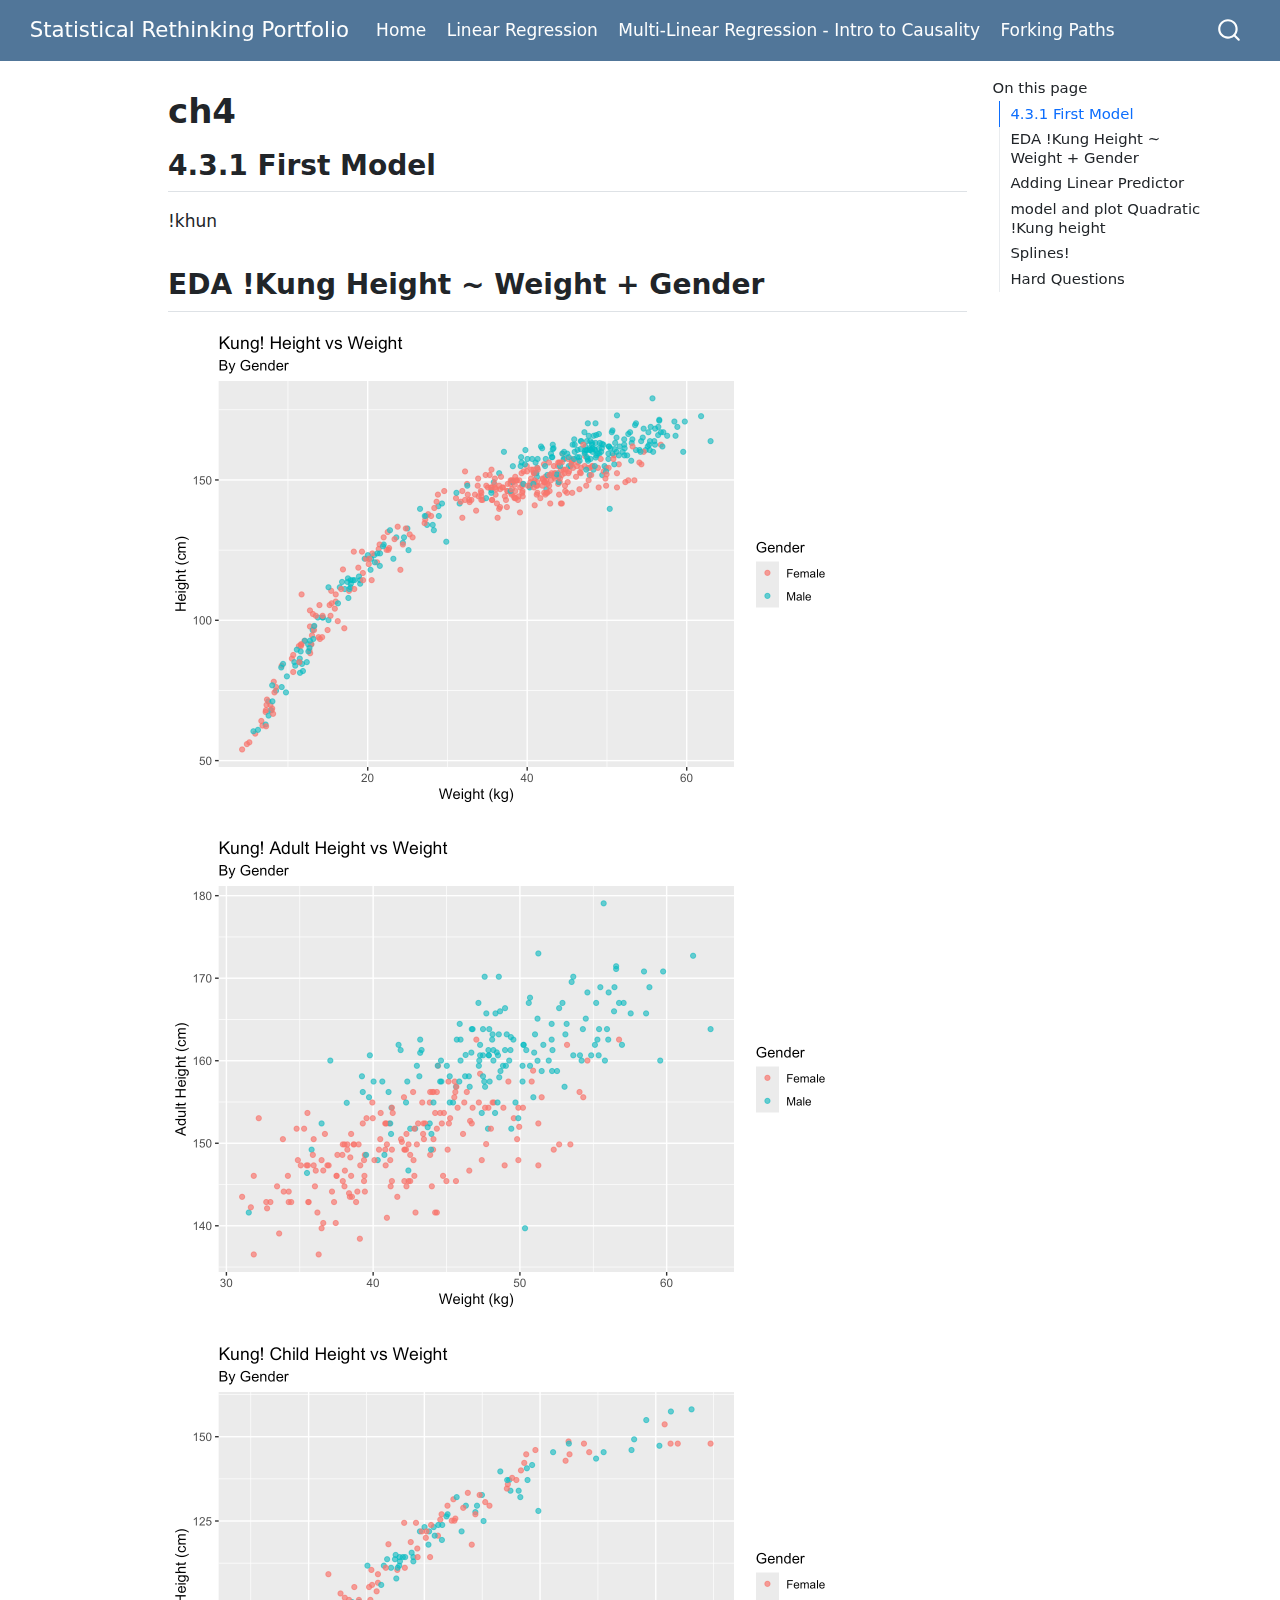
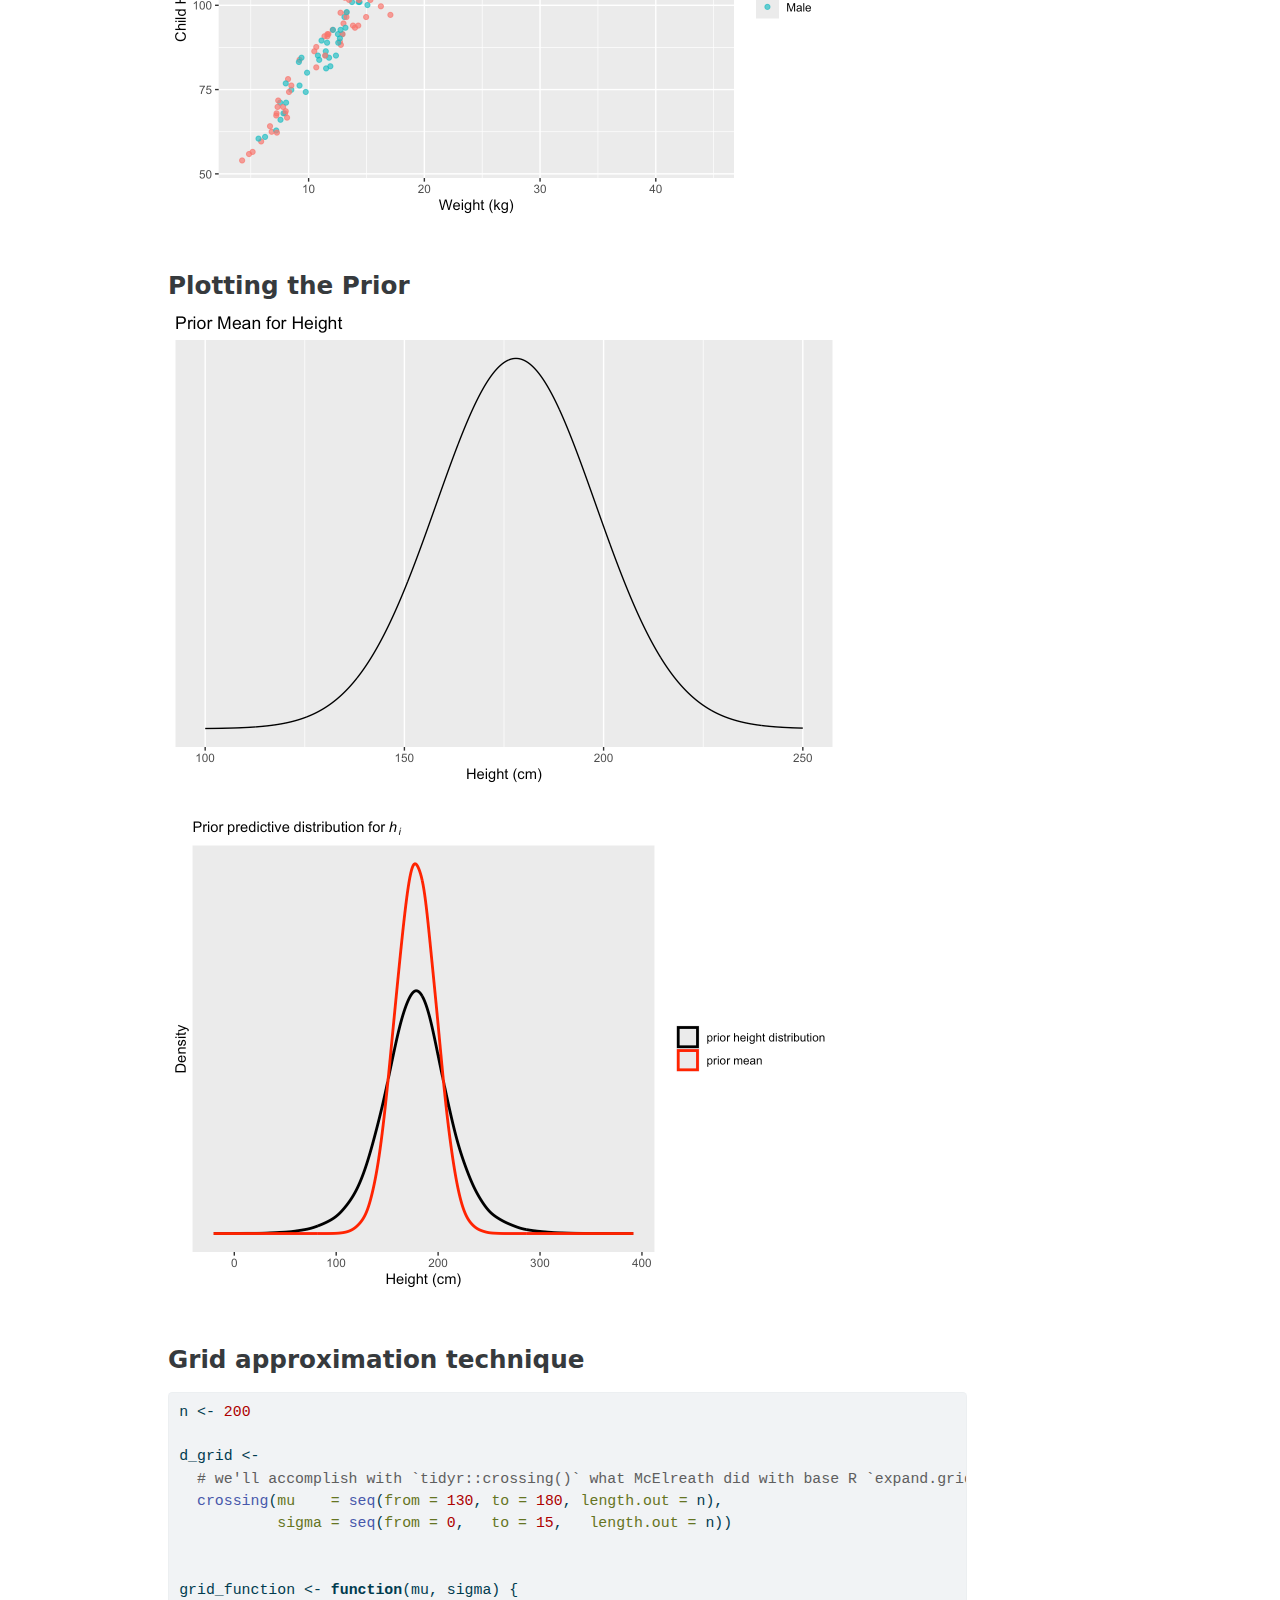
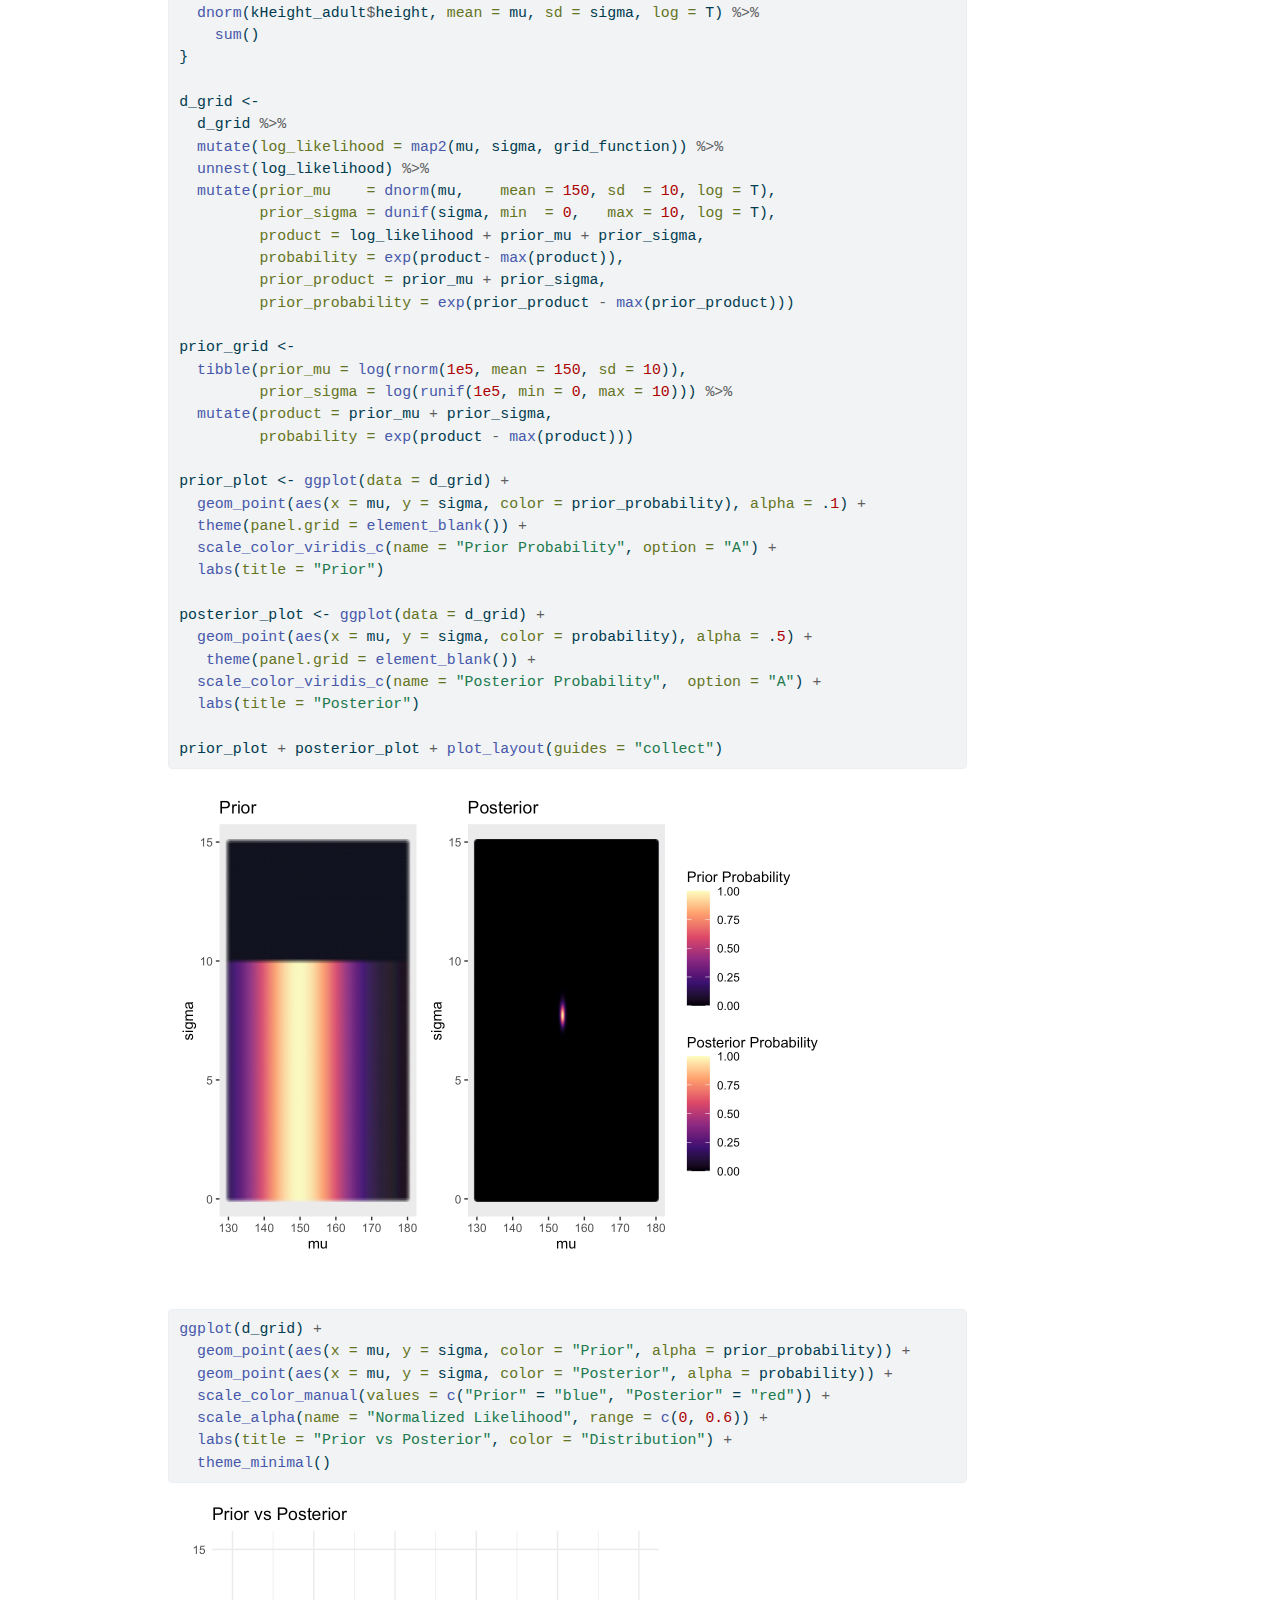
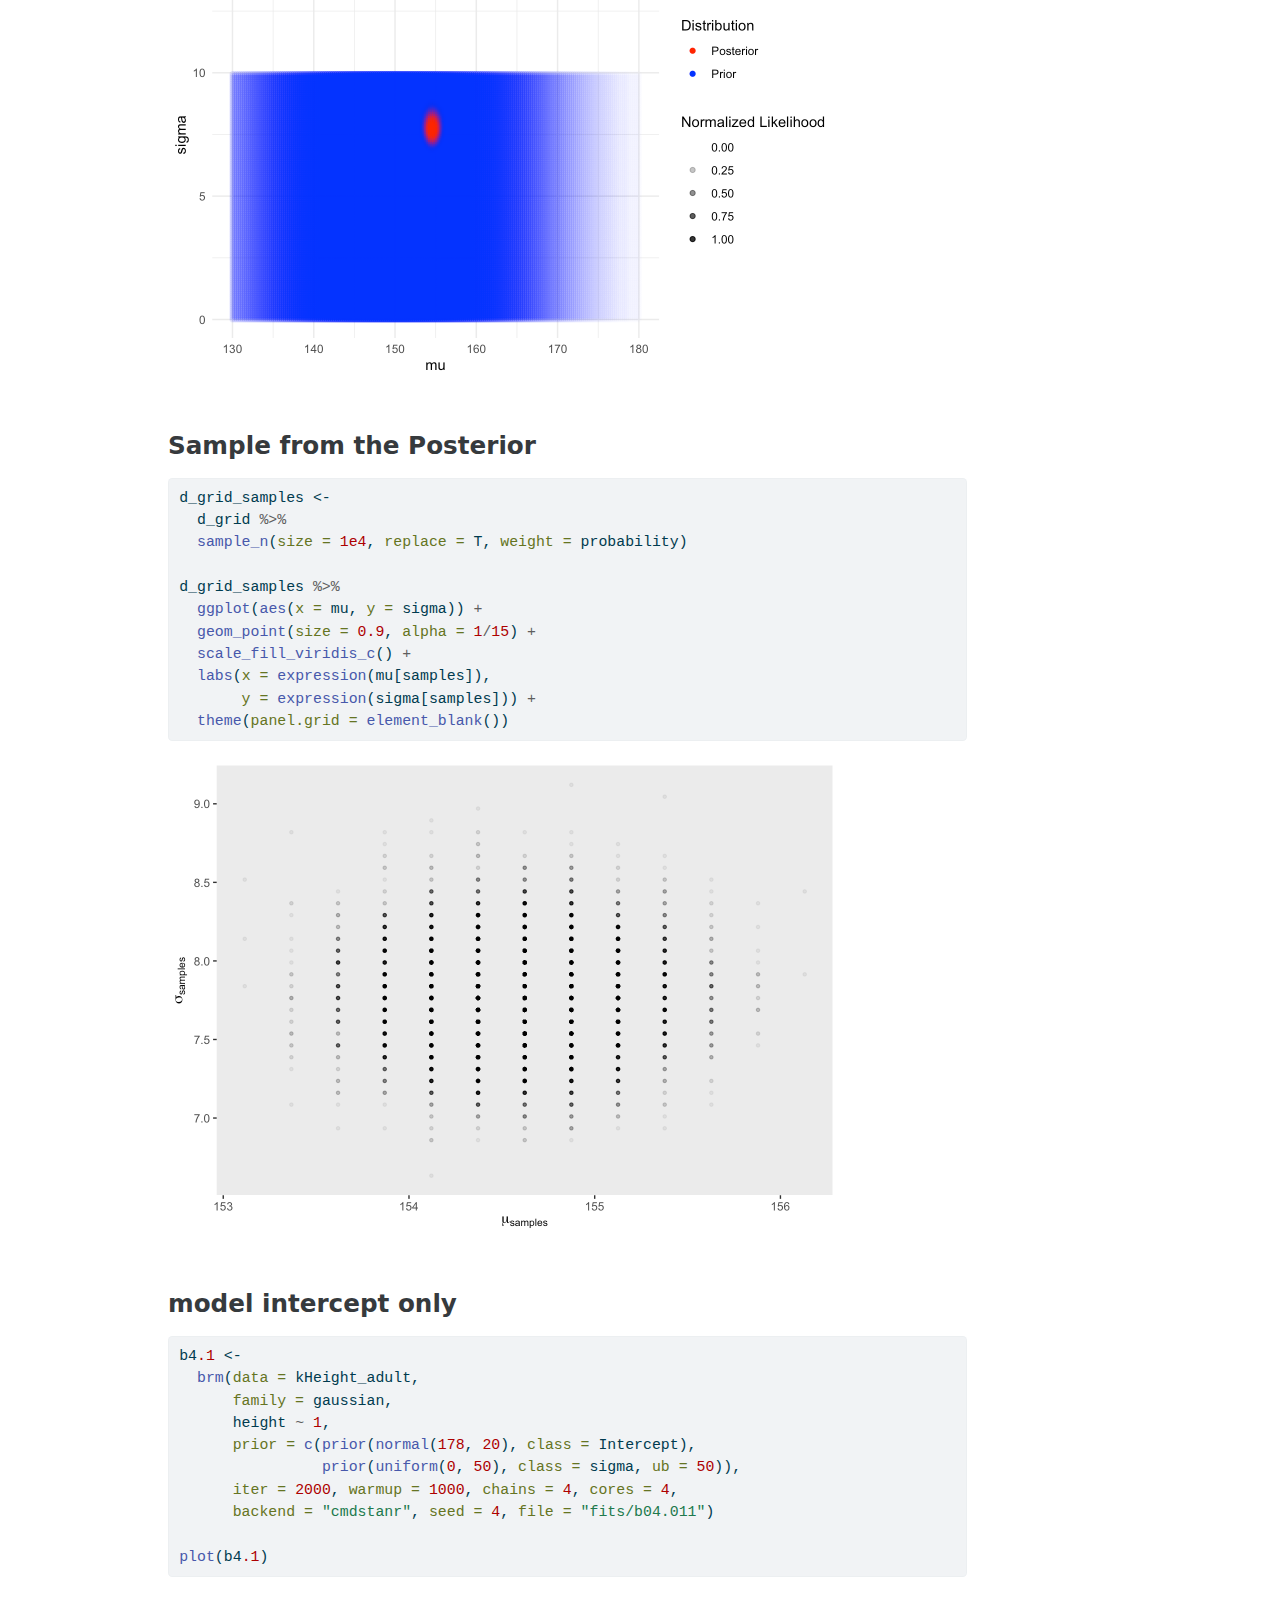
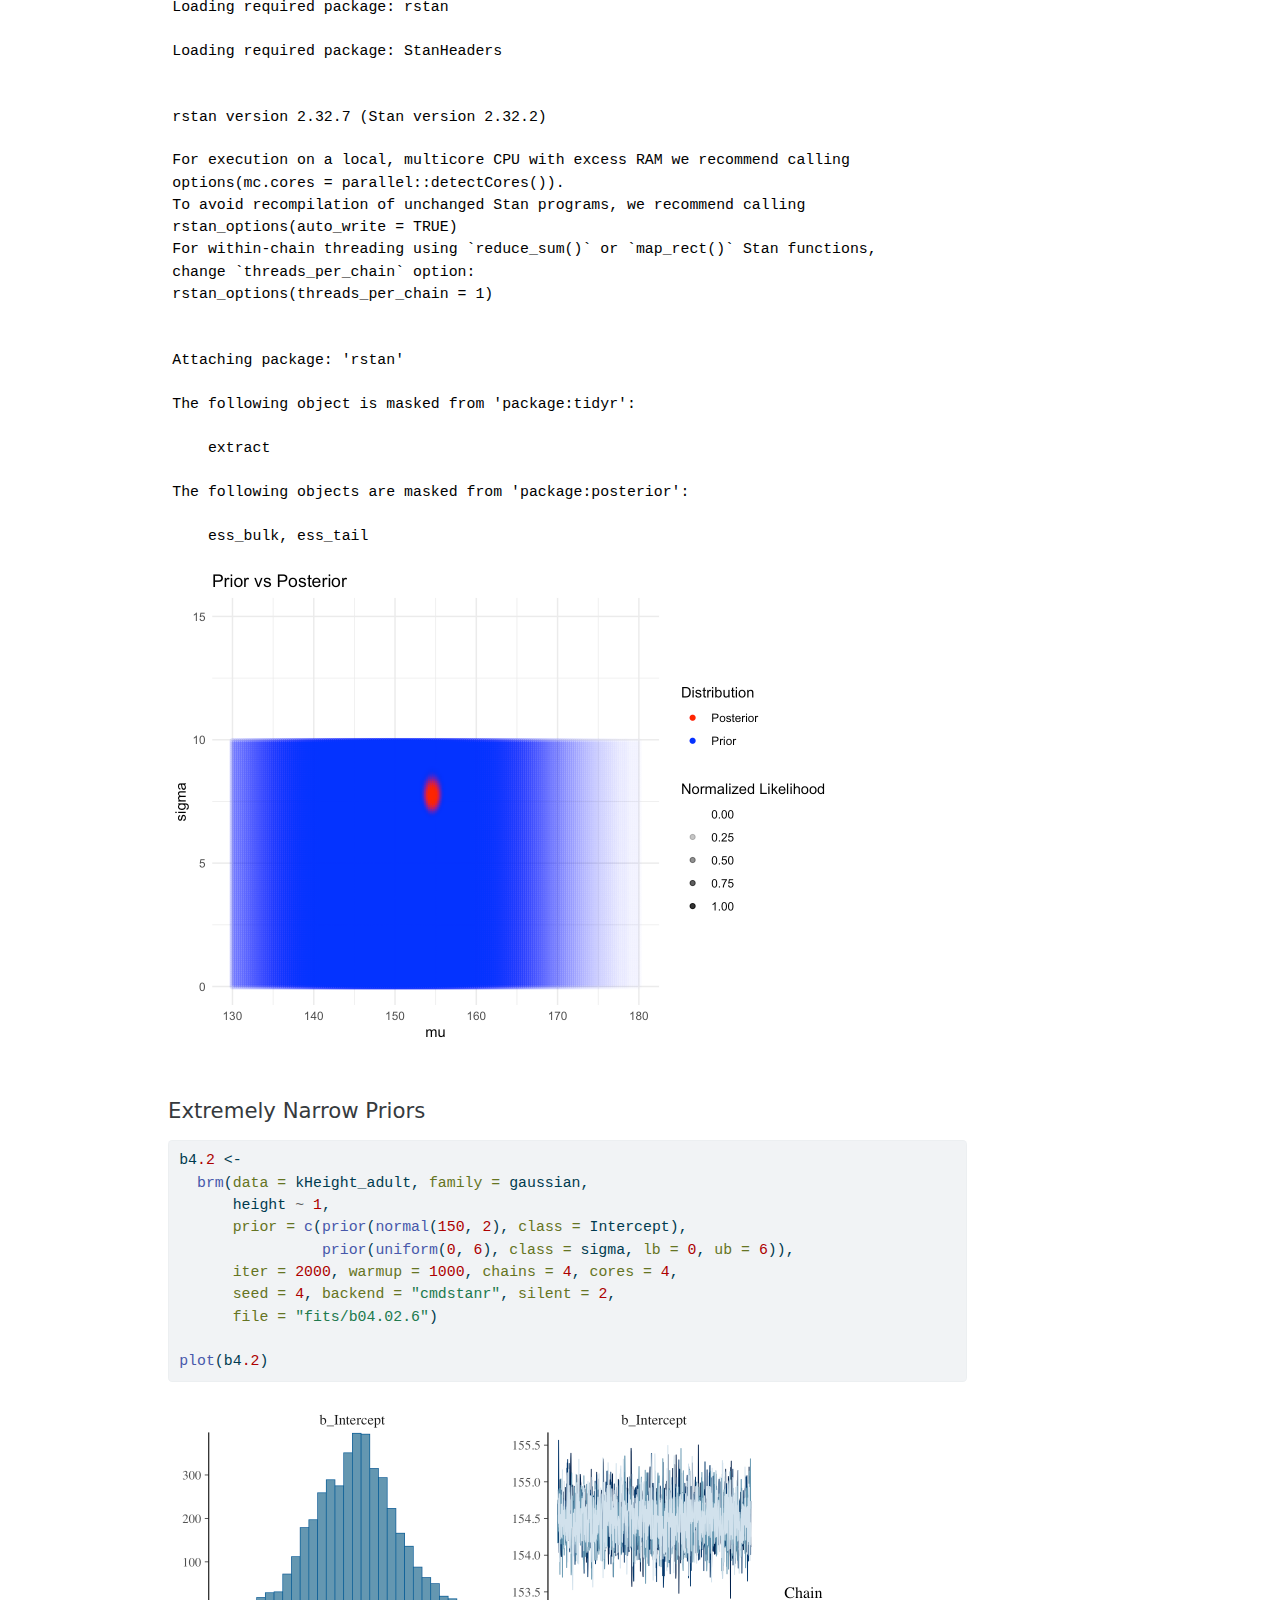
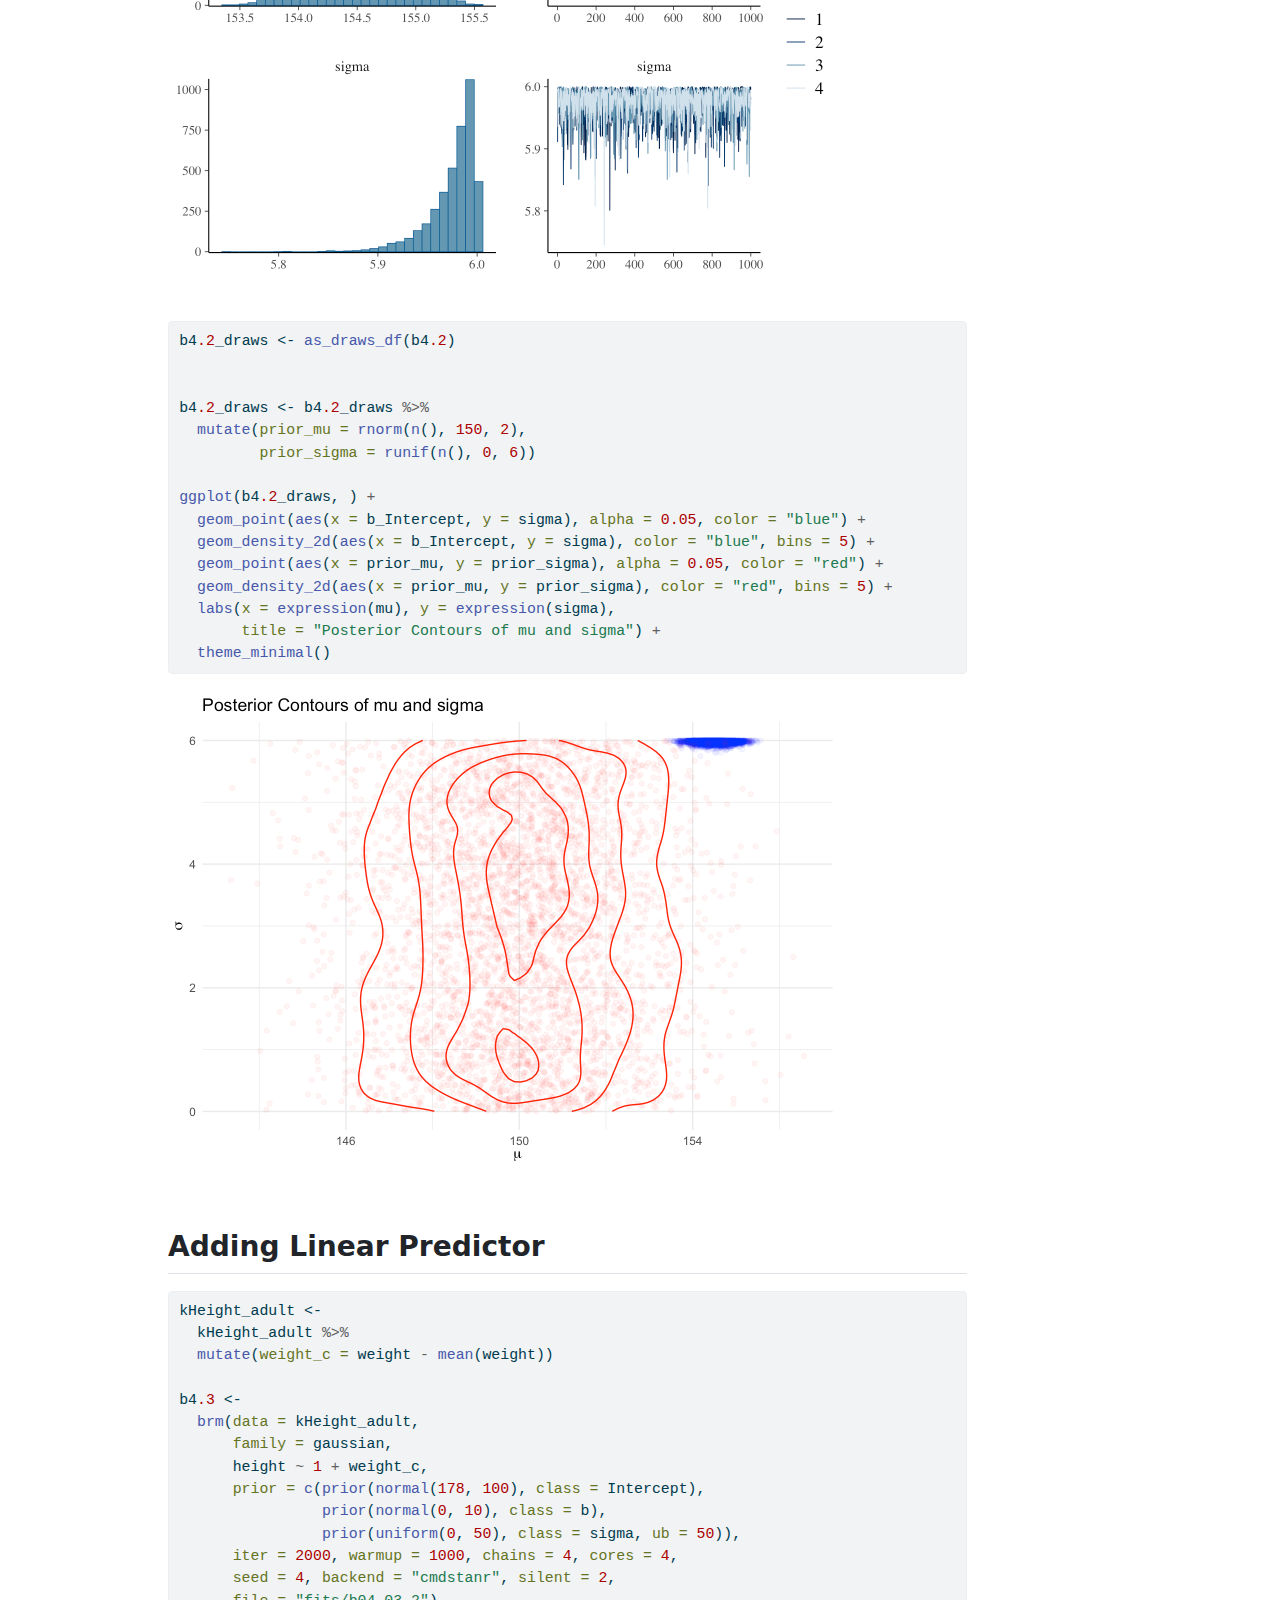
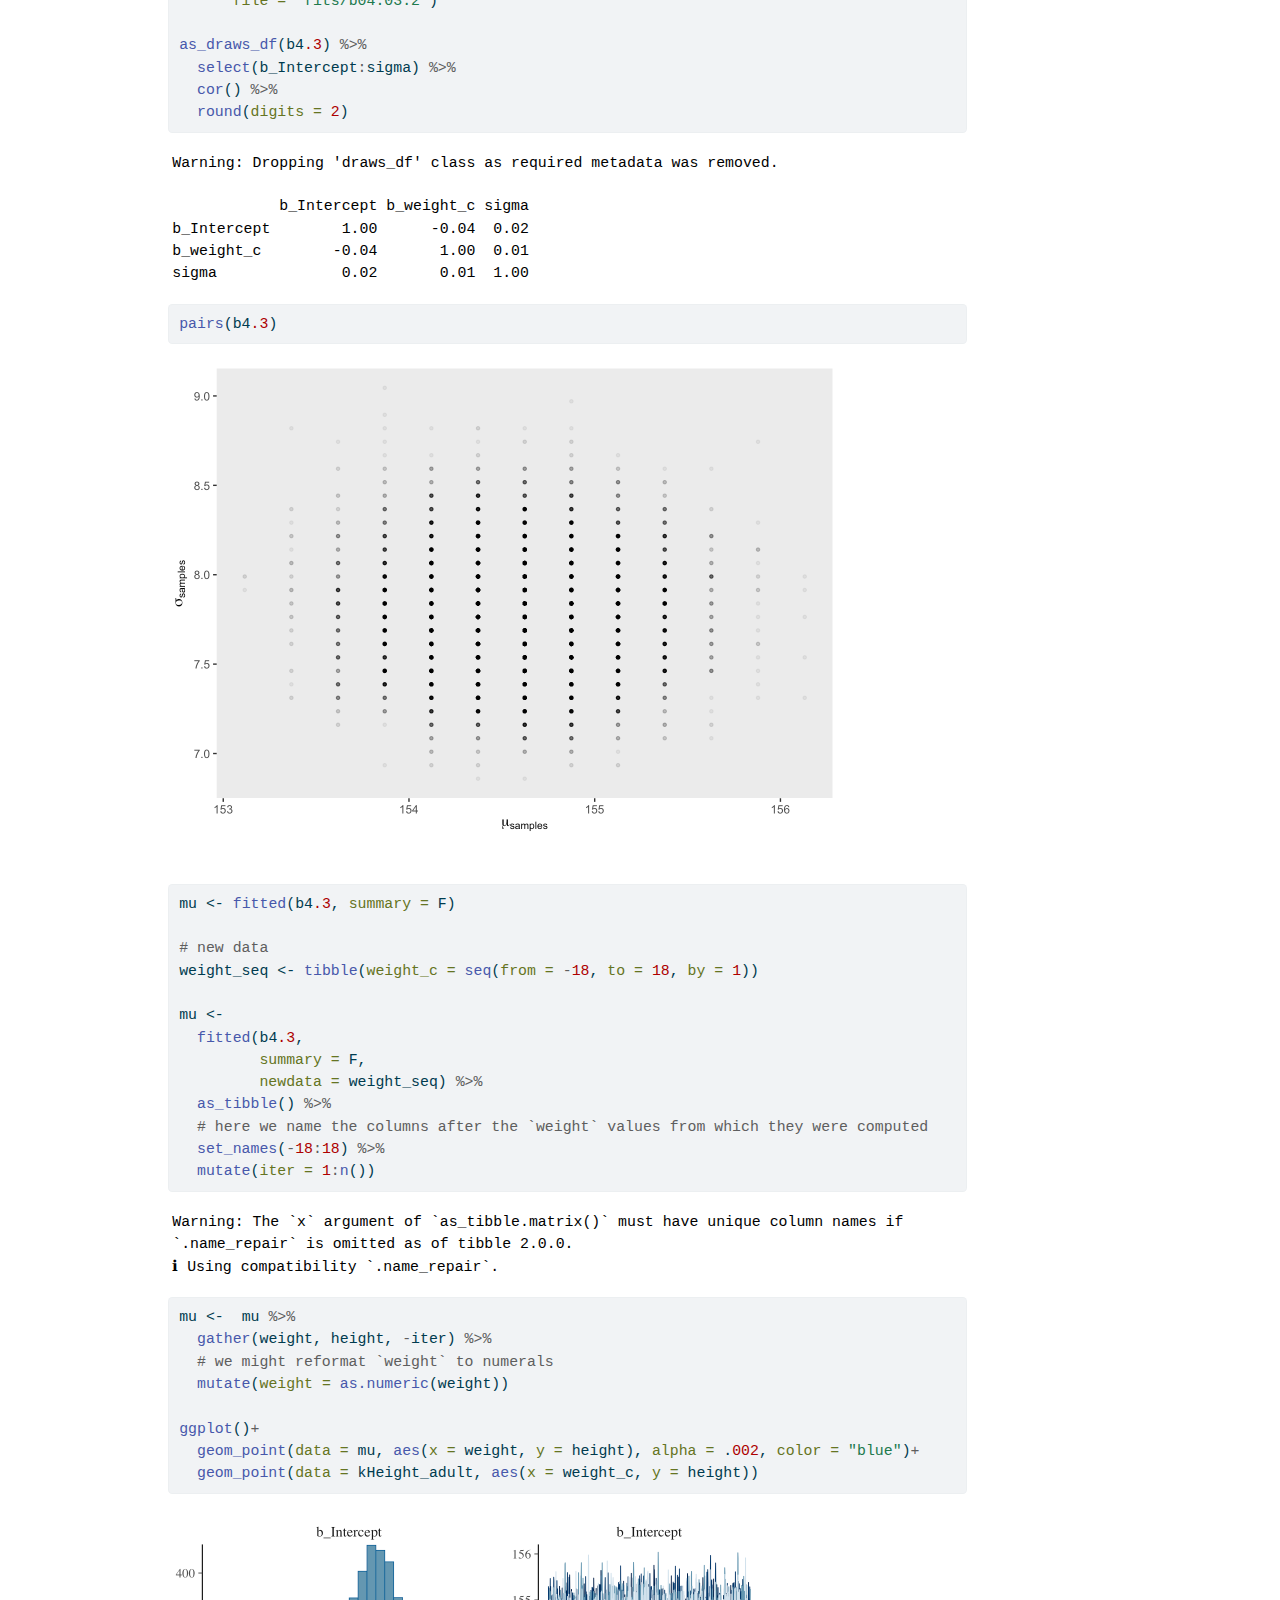
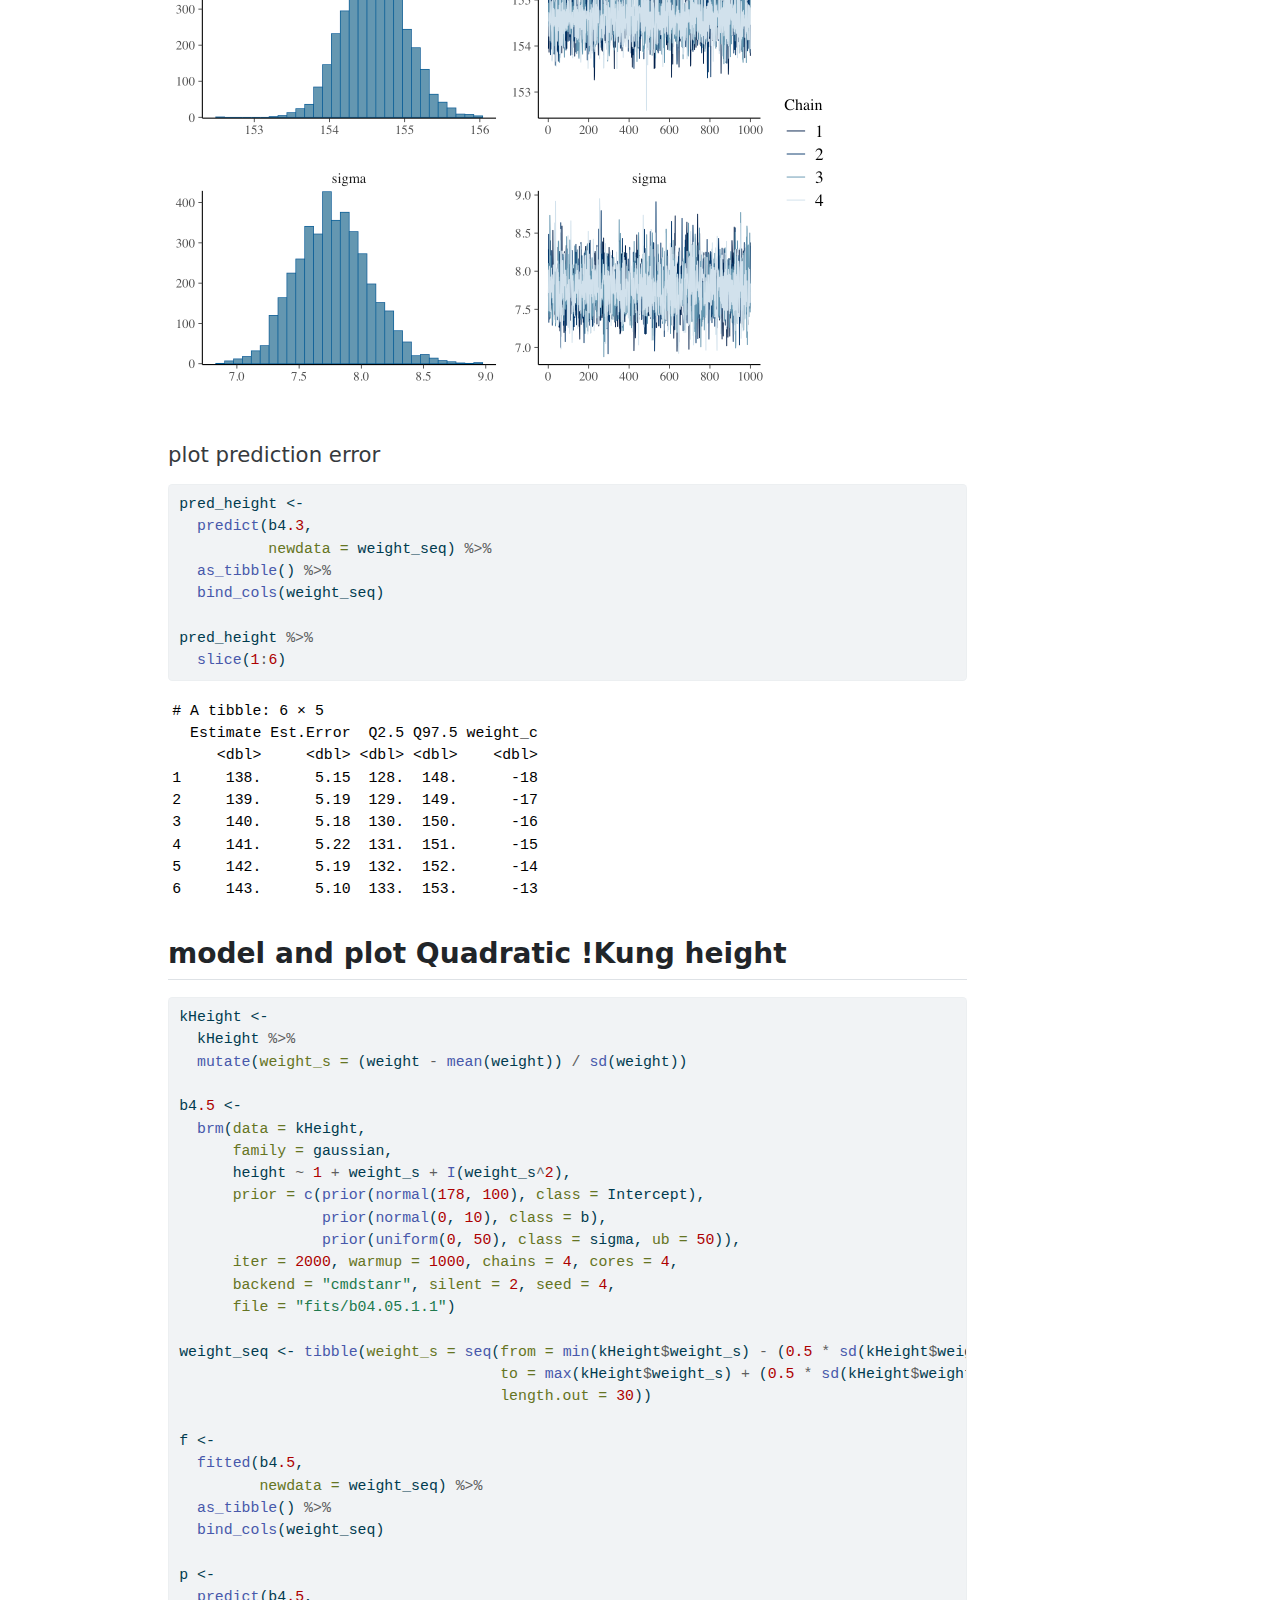
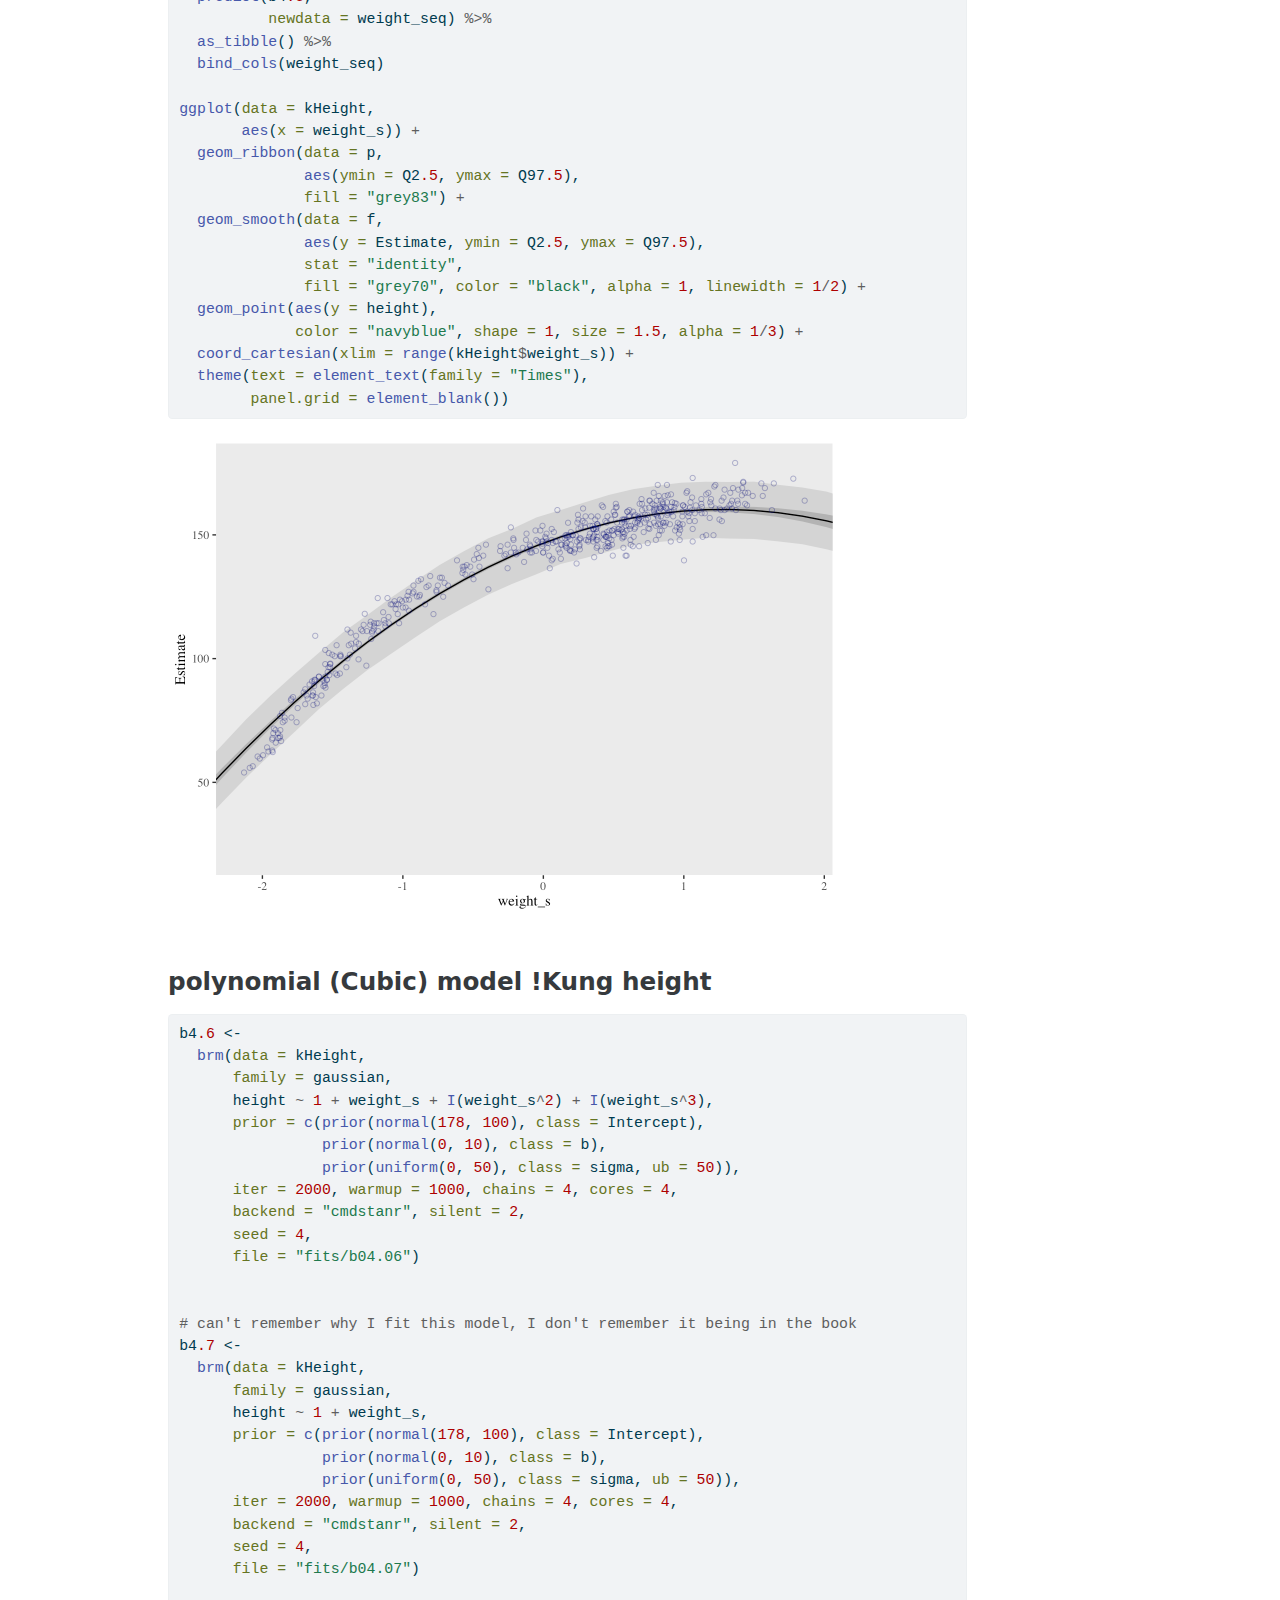
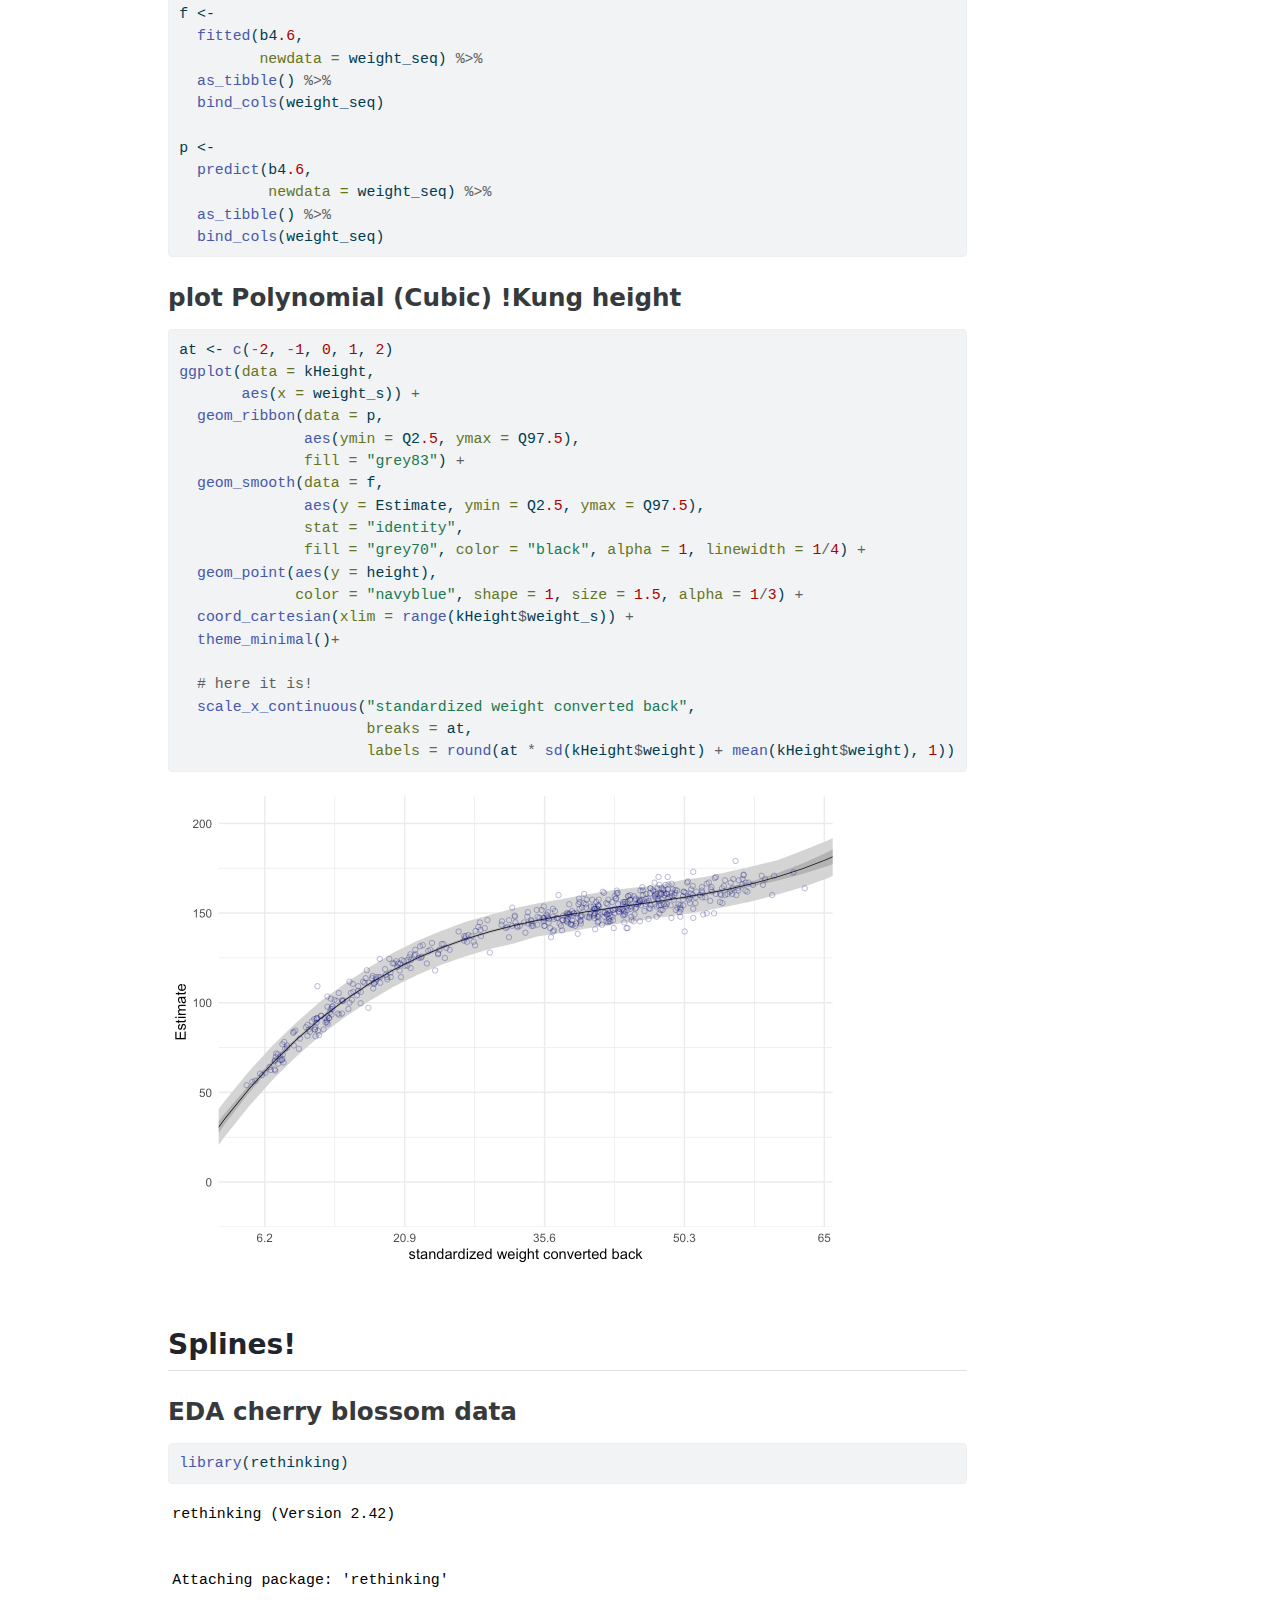
<file: ch4_linear_regression.html>
<!DOCTYPE html>
<html xmlns="http://www.w3.org/1999/xhtml" lang="en" xml:lang="en"><head>

<meta charset="utf-8">
<meta name="generator" content="quarto-1.5.57">

<meta name="viewport" content="width=device-width, initial-scale=1.0, user-scalable=yes">


<title>ch4 – Statistical Rethinking Portfolio</title>
<style>
code{white-space: pre-wrap;}
span.smallcaps{font-variant: small-caps;}
div.columns{display: flex; gap: min(4vw, 1.5em);}
div.column{flex: auto; overflow-x: auto;}
div.hanging-indent{margin-left: 1.5em; text-indent: -1.5em;}
ul.task-list{list-style: none;}
ul.task-list li input[type="checkbox"] {
  width: 0.8em;
  margin: 0 0.8em 0.2em -1em; /* quarto-specific, see https://github.com/quarto-dev/quarto-cli/issues/4556 */ 
  vertical-align: middle;
}
/* CSS for syntax highlighting */
pre > code.sourceCode { white-space: pre; position: relative; }
pre > code.sourceCode > span { line-height: 1.25; }
pre > code.sourceCode > span:empty { height: 1.2em; }
.sourceCode { overflow: visible; }
code.sourceCode > span { color: inherit; text-decoration: inherit; }
div.sourceCode { margin: 1em 0; }
pre.sourceCode { margin: 0; }
@media screen {
div.sourceCode { overflow: auto; }
}
@media print {
pre > code.sourceCode { white-space: pre-wrap; }
pre > code.sourceCode > span { display: inline-block; text-indent: -5em; padding-left: 5em; }
}
pre.numberSource code
  { counter-reset: source-line 0; }
pre.numberSource code > span
  { position: relative; left: -4em; counter-increment: source-line; }
pre.numberSource code > span > a:first-child::before
  { content: counter(source-line);
    position: relative; left: -1em; text-align: right; vertical-align: baseline;
    border: none; display: inline-block;
    -webkit-touch-callout: none; -webkit-user-select: none;
    -khtml-user-select: none; -moz-user-select: none;
    -ms-user-select: none; user-select: none;
    padding: 0 4px; width: 4em;
  }
pre.numberSource { margin-left: 3em;  padding-left: 4px; }
div.sourceCode
  {   }
@media screen {
pre > code.sourceCode > span > a:first-child::before { text-decoration: underline; }
}
</style>


<script src="site_libs/quarto-nav/quarto-nav.js"></script>
<script src="site_libs/quarto-nav/headroom.min.js"></script>
<script src="site_libs/clipboard/clipboard.min.js"></script>
<script src="site_libs/quarto-search/autocomplete.umd.js"></script>
<script src="site_libs/quarto-search/fuse.min.js"></script>
<script src="site_libs/quarto-search/quarto-search.js"></script>
<meta name="quarto:offset" content="./">
<script src="site_libs/quarto-html/quarto.js"></script>
<script src="site_libs/quarto-html/popper.min.js"></script>
<script src="site_libs/quarto-html/tippy.umd.min.js"></script>
<script src="site_libs/quarto-html/anchor.min.js"></script>
<link href="site_libs/quarto-html/tippy.css" rel="stylesheet">
<link href="site_libs/quarto-html/quarto-syntax-highlighting.css" rel="stylesheet" id="quarto-text-highlighting-styles">
<script src="site_libs/bootstrap/bootstrap.min.js"></script>
<link href="site_libs/bootstrap/bootstrap-icons.css" rel="stylesheet">
<link href="site_libs/bootstrap/bootstrap.min.css" rel="stylesheet" id="quarto-bootstrap" data-mode="light">
<script id="quarto-search-options" type="application/json">{
  "location": "navbar",
  "copy-button": false,
  "collapse-after": 3,
  "panel-placement": "end",
  "type": "overlay",
  "limit": 50,
  "keyboard-shortcut": [
    "f",
    "/",
    "s"
  ],
  "show-item-context": false,
  "language": {
    "search-no-results-text": "No results",
    "search-matching-documents-text": "matching documents",
    "search-copy-link-title": "Copy link to search",
    "search-hide-matches-text": "Hide additional matches",
    "search-more-match-text": "more match in this document",
    "search-more-matches-text": "more matches in this document",
    "search-clear-button-title": "Clear",
    "search-text-placeholder": "",
    "search-detached-cancel-button-title": "Cancel",
    "search-submit-button-title": "Submit",
    "search-label": "Search"
  }
}</script>


</head>

<body class="nav-fixed">

<div id="quarto-search-results"></div>
  <header id="quarto-header" class="headroom fixed-top">
    <nav class="navbar navbar-expand-lg " data-bs-theme="dark">
      <div class="navbar-container container-fluid">
      <div class="navbar-brand-container mx-auto">
    <a class="navbar-brand" href="./index.html">
    <span class="navbar-title">Statistical Rethinking Portfolio</span>
    </a>
  </div>
            <div id="quarto-search" class="" title="Search"></div>
          <button class="navbar-toggler" type="button" data-bs-toggle="collapse" data-bs-target="#navbarCollapse" aria-controls="navbarCollapse" role="menu" aria-expanded="false" aria-label="Toggle navigation" onclick="if (window.quartoToggleHeadroom) { window.quartoToggleHeadroom(); }">
  <span class="navbar-toggler-icon"></span>
</button>
          <div class="collapse navbar-collapse" id="navbarCollapse">
            <ul class="navbar-nav navbar-nav-scroll me-auto">
  <li class="nav-item">
    <a class="nav-link" href="./index.html"> 
<span class="menu-text">Home</span></a>
  </li>  
  <li class="nav-item">
    <a class="nav-link" href="./ch4_linear_regression_polished.html"> 
<span class="menu-text">Linear Regression</span></a>
  </li>  
  <li class="nav-item">
    <a class="nav-link" href="./ch5_multilinear.html"> 
<span class="menu-text">Multi-Linear Regression - Intro to Causality</span></a>
  </li>  
  <li class="nav-item">
    <a class="nav-link" href="./forkingData.html"> 
<span class="menu-text">Forking Paths</span></a>
  </li>  
</ul>
          </div> <!-- /navcollapse -->
            <div class="quarto-navbar-tools">
</div>
      </div> <!-- /container-fluid -->
    </nav>
</header>
<!-- content -->
<div id="quarto-content" class="quarto-container page-columns page-rows-contents page-layout-article page-navbar">
<!-- sidebar -->
<!-- margin-sidebar -->
    <div id="quarto-margin-sidebar" class="sidebar margin-sidebar">
        <nav id="TOC" role="doc-toc" class="toc-active">
    <h2 id="toc-title">On this page</h2>
   
  <ul>
  <li><a href="#first-model" id="toc-first-model" class="nav-link active" data-scroll-target="#first-model">4.3.1 First Model</a></li>
  <li><a href="#eda-kung-height-weight-gender" id="toc-eda-kung-height-weight-gender" class="nav-link" data-scroll-target="#eda-kung-height-weight-gender">EDA !Kung Height ~ Weight + Gender</a>
  <ul class="collapse">
  <li><a href="#plotting-the-prior" id="toc-plotting-the-prior" class="nav-link" data-scroll-target="#plotting-the-prior">Plotting the Prior</a></li>
  <li><a href="#grid-approximation-technique" id="toc-grid-approximation-technique" class="nav-link" data-scroll-target="#grid-approximation-technique">Grid approximation technique</a></li>
  <li><a href="#sample-from-the-posterior" id="toc-sample-from-the-posterior" class="nav-link" data-scroll-target="#sample-from-the-posterior">Sample from the Posterior</a></li>
  <li><a href="#model-intercept-only" id="toc-model-intercept-only" class="nav-link" data-scroll-target="#model-intercept-only">model intercept only</a></li>
  </ul></li>
  <li><a href="#adding-linear-predictor" id="toc-adding-linear-predictor" class="nav-link" data-scroll-target="#adding-linear-predictor">Adding Linear Predictor</a></li>
  <li><a href="#model-and-plot-quadratic-kung-height" id="toc-model-and-plot-quadratic-kung-height" class="nav-link" data-scroll-target="#model-and-plot-quadratic-kung-height">model and plot Quadratic !Kung height</a>
  <ul class="collapse">
  <li><a href="#polynomial-cubic-model-kung-height" id="toc-polynomial-cubic-model-kung-height" class="nav-link" data-scroll-target="#polynomial-cubic-model-kung-height">polynomial (Cubic) model !Kung height</a></li>
  <li><a href="#plot-polynomial-cubic-kung-height" id="toc-plot-polynomial-cubic-kung-height" class="nav-link" data-scroll-target="#plot-polynomial-cubic-kung-height">plot Polynomial (Cubic) !Kung height</a></li>
  </ul></li>
  <li><a href="#splines" id="toc-splines" class="nav-link" data-scroll-target="#splines">Splines!</a>
  <ul class="collapse">
  <li><a href="#eda-cherry-blossom-data" id="toc-eda-cherry-blossom-data" class="nav-link" data-scroll-target="#eda-cherry-blossom-data">EDA cherry blossom data</a></li>
  <li><a href="#spline-model-cherry-blossom" id="toc-spline-model-cherry-blossom" class="nav-link" data-scroll-target="#spline-model-cherry-blossom">Spline Model Cherry Blossom</a></li>
  <li><a href="#plots-cherry-blossom" id="toc-plots-cherry-blossom" class="nav-link" data-scroll-target="#plots-cherry-blossom">Plots Cherry Blossom</a></li>
  </ul></li>
  <li><a href="#hard-questions" id="toc-hard-questions" class="nav-link" data-scroll-target="#hard-questions">Hard Questions</a>
  <ul class="collapse">
  <li><a href="#h1" id="toc-h1" class="nav-link" data-scroll-target="#h1">4H1</a></li>
  </ul></li>
  </ul>
</nav>
    </div>
<!-- main -->
<main class="content" id="quarto-document-content">

<header id="title-block-header" class="quarto-title-block default">
<div class="quarto-title">
<h1 class="title">ch4</h1>
</div>



<div class="quarto-title-meta">

    
  
    
  </div>
  


</header>


<section id="first-model" class="level2">
<h2 class="anchored" data-anchor-id="first-model">4.3.1 First Model</h2>
<p>!khun</p>
</section>
<section id="eda-kung-height-weight-gender" class="level2">
<h2 class="anchored" data-anchor-id="eda-kung-height-weight-gender">EDA !Kung Height ~ Weight + Gender</h2>
<div class="cell">
<div class="cell-output-display">
<div>
<figure class="figure">
<p><img src="ch4_linear_regression_files/figure-html/unnamed-chunk-1-1.png" class="img-fluid figure-img" width="672"></p>
</figure>
</div>
</div>
<div class="cell-output-display">
<div>
<figure class="figure">
<p><img src="ch4_linear_regression_files/figure-html/unnamed-chunk-1-2.png" class="img-fluid figure-img" width="672"></p>
</figure>
</div>
</div>
<div class="cell-output-display">
<div>
<figure class="figure">
<p><img src="ch4_linear_regression_files/figure-html/unnamed-chunk-1-3.png" class="img-fluid figure-img" width="672"></p>
</figure>
</div>
</div>
</div>
<section id="plotting-the-prior" class="level3">
<h3 class="anchored" data-anchor-id="plotting-the-prior">Plotting the Prior</h3>
<div class="cell">
<div class="cell-output-display">
<div>
<figure class="figure">
<p><img src="ch4_linear_regression_files/figure-html/Priors for Kung! height, -1.png" class="img-fluid figure-img" width="672"></p>
</figure>
</div>
</div>
<div class="cell-output-display">
<div>
<figure class="figure">
<p><img src="ch4_linear_regression_files/figure-html/Priors for Kung! height, -2.png" class="img-fluid figure-img" width="672"></p>
</figure>
</div>
</div>
</div>
</section>
<section id="grid-approximation-technique" class="level3">
<h3 class="anchored" data-anchor-id="grid-approximation-technique">Grid approximation technique</h3>
<div class="cell">
<div class="sourceCode cell-code" id="cb1"><pre class="sourceCode r code-with-copy"><code class="sourceCode r"><span id="cb1-1"><a href="#cb1-1" aria-hidden="true" tabindex="-1"></a>n <span class="ot">&lt;-</span> <span class="dv">200</span></span>
<span id="cb1-2"><a href="#cb1-2" aria-hidden="true" tabindex="-1"></a></span>
<span id="cb1-3"><a href="#cb1-3" aria-hidden="true" tabindex="-1"></a>d_grid <span class="ot">&lt;-</span></span>
<span id="cb1-4"><a href="#cb1-4" aria-hidden="true" tabindex="-1"></a>  <span class="co"># we'll accomplish with `tidyr::crossing()` what McElreath did with base R `expand.grid()`</span></span>
<span id="cb1-5"><a href="#cb1-5" aria-hidden="true" tabindex="-1"></a>  <span class="fu">crossing</span>(<span class="at">mu    =</span> <span class="fu">seq</span>(<span class="at">from =</span> <span class="dv">130</span>, <span class="at">to =</span> <span class="dv">180</span>, <span class="at">length.out =</span> n),</span>
<span id="cb1-6"><a href="#cb1-6" aria-hidden="true" tabindex="-1"></a>           <span class="at">sigma =</span> <span class="fu">seq</span>(<span class="at">from =</span> <span class="dv">0</span>,   <span class="at">to =</span> <span class="dv">15</span>,   <span class="at">length.out =</span> n))</span>
<span id="cb1-7"><a href="#cb1-7" aria-hidden="true" tabindex="-1"></a></span>
<span id="cb1-8"><a href="#cb1-8" aria-hidden="true" tabindex="-1"></a></span>
<span id="cb1-9"><a href="#cb1-9" aria-hidden="true" tabindex="-1"></a>grid_function <span class="ot">&lt;-</span> <span class="cf">function</span>(mu, sigma) {</span>
<span id="cb1-10"><a href="#cb1-10" aria-hidden="true" tabindex="-1"></a>  <span class="fu">dnorm</span>(kHeight_adult<span class="sc">$</span>height, <span class="at">mean =</span> mu, <span class="at">sd =</span> sigma, <span class="at">log =</span> T) <span class="sc">%&gt;%</span> </span>
<span id="cb1-11"><a href="#cb1-11" aria-hidden="true" tabindex="-1"></a>    <span class="fu">sum</span>()</span>
<span id="cb1-12"><a href="#cb1-12" aria-hidden="true" tabindex="-1"></a>}</span>
<span id="cb1-13"><a href="#cb1-13" aria-hidden="true" tabindex="-1"></a></span>
<span id="cb1-14"><a href="#cb1-14" aria-hidden="true" tabindex="-1"></a>d_grid <span class="ot">&lt;-</span></span>
<span id="cb1-15"><a href="#cb1-15" aria-hidden="true" tabindex="-1"></a>  d_grid <span class="sc">%&gt;%</span> </span>
<span id="cb1-16"><a href="#cb1-16" aria-hidden="true" tabindex="-1"></a>  <span class="fu">mutate</span>(<span class="at">log_likelihood =</span> <span class="fu">map2</span>(mu, sigma, grid_function)) <span class="sc">%&gt;%</span></span>
<span id="cb1-17"><a href="#cb1-17" aria-hidden="true" tabindex="-1"></a>  <span class="fu">unnest</span>(log_likelihood) <span class="sc">%&gt;%</span> </span>
<span id="cb1-18"><a href="#cb1-18" aria-hidden="true" tabindex="-1"></a>  <span class="fu">mutate</span>(<span class="at">prior_mu    =</span> <span class="fu">dnorm</span>(mu,    <span class="at">mean =</span> <span class="dv">150</span>, <span class="at">sd  =</span> <span class="dv">10</span>, <span class="at">log =</span> T),</span>
<span id="cb1-19"><a href="#cb1-19" aria-hidden="true" tabindex="-1"></a>         <span class="at">prior_sigma =</span> <span class="fu">dunif</span>(sigma, <span class="at">min  =</span> <span class="dv">0</span>,   <span class="at">max =</span> <span class="dv">10</span>, <span class="at">log =</span> T),</span>
<span id="cb1-20"><a href="#cb1-20" aria-hidden="true" tabindex="-1"></a>         <span class="at">product =</span> log_likelihood <span class="sc">+</span> prior_mu <span class="sc">+</span> prior_sigma,</span>
<span id="cb1-21"><a href="#cb1-21" aria-hidden="true" tabindex="-1"></a>         <span class="at">probability =</span> <span class="fu">exp</span>(product<span class="sc">-</span> <span class="fu">max</span>(product)),</span>
<span id="cb1-22"><a href="#cb1-22" aria-hidden="true" tabindex="-1"></a>         <span class="at">prior_product =</span> prior_mu <span class="sc">+</span> prior_sigma,</span>
<span id="cb1-23"><a href="#cb1-23" aria-hidden="true" tabindex="-1"></a>         <span class="at">prior_probability =</span> <span class="fu">exp</span>(prior_product <span class="sc">-</span> <span class="fu">max</span>(prior_product)))</span>
<span id="cb1-24"><a href="#cb1-24" aria-hidden="true" tabindex="-1"></a></span>
<span id="cb1-25"><a href="#cb1-25" aria-hidden="true" tabindex="-1"></a>prior_grid <span class="ot">&lt;-</span> </span>
<span id="cb1-26"><a href="#cb1-26" aria-hidden="true" tabindex="-1"></a>  <span class="fu">tibble</span>(<span class="at">prior_mu =</span> <span class="fu">log</span>(<span class="fu">rnorm</span>(<span class="fl">1e5</span>, <span class="at">mean =</span> <span class="dv">150</span>, <span class="at">sd =</span> <span class="dv">10</span>)),</span>
<span id="cb1-27"><a href="#cb1-27" aria-hidden="true" tabindex="-1"></a>         <span class="at">prior_sigma =</span> <span class="fu">log</span>(<span class="fu">runif</span>(<span class="fl">1e5</span>, <span class="at">min =</span> <span class="dv">0</span>, <span class="at">max =</span> <span class="dv">10</span>))) <span class="sc">%&gt;%</span> </span>
<span id="cb1-28"><a href="#cb1-28" aria-hidden="true" tabindex="-1"></a>  <span class="fu">mutate</span>(<span class="at">product =</span> prior_mu <span class="sc">+</span> prior_sigma,</span>
<span id="cb1-29"><a href="#cb1-29" aria-hidden="true" tabindex="-1"></a>         <span class="at">probability =</span> <span class="fu">exp</span>(product <span class="sc">-</span> <span class="fu">max</span>(product)))</span>
<span id="cb1-30"><a href="#cb1-30" aria-hidden="true" tabindex="-1"></a></span>
<span id="cb1-31"><a href="#cb1-31" aria-hidden="true" tabindex="-1"></a>prior_plot <span class="ot">&lt;-</span> <span class="fu">ggplot</span>(<span class="at">data =</span> d_grid) <span class="sc">+</span></span>
<span id="cb1-32"><a href="#cb1-32" aria-hidden="true" tabindex="-1"></a>  <span class="fu">geom_point</span>(<span class="fu">aes</span>(<span class="at">x =</span> mu, <span class="at">y =</span> sigma, <span class="at">color =</span> prior_probability), <span class="at">alpha =</span> .<span class="dv">1</span>) <span class="sc">+</span></span>
<span id="cb1-33"><a href="#cb1-33" aria-hidden="true" tabindex="-1"></a>  <span class="fu">theme</span>(<span class="at">panel.grid =</span> <span class="fu">element_blank</span>()) <span class="sc">+</span></span>
<span id="cb1-34"><a href="#cb1-34" aria-hidden="true" tabindex="-1"></a>  <span class="fu">scale_color_viridis_c</span>(<span class="at">name =</span> <span class="st">"Prior Probability"</span>, <span class="at">option =</span> <span class="st">"A"</span>) <span class="sc">+</span></span>
<span id="cb1-35"><a href="#cb1-35" aria-hidden="true" tabindex="-1"></a>  <span class="fu">labs</span>(<span class="at">title =</span> <span class="st">"Prior"</span>)</span>
<span id="cb1-36"><a href="#cb1-36" aria-hidden="true" tabindex="-1"></a>  </span>
<span id="cb1-37"><a href="#cb1-37" aria-hidden="true" tabindex="-1"></a>posterior_plot <span class="ot">&lt;-</span> <span class="fu">ggplot</span>(<span class="at">data =</span> d_grid) <span class="sc">+</span></span>
<span id="cb1-38"><a href="#cb1-38" aria-hidden="true" tabindex="-1"></a>  <span class="fu">geom_point</span>(<span class="fu">aes</span>(<span class="at">x =</span> mu, <span class="at">y =</span> sigma, <span class="at">color =</span> probability), <span class="at">alpha =</span> .<span class="dv">5</span>) <span class="sc">+</span></span>
<span id="cb1-39"><a href="#cb1-39" aria-hidden="true" tabindex="-1"></a>   <span class="fu">theme</span>(<span class="at">panel.grid =</span> <span class="fu">element_blank</span>()) <span class="sc">+</span></span>
<span id="cb1-40"><a href="#cb1-40" aria-hidden="true" tabindex="-1"></a>  <span class="fu">scale_color_viridis_c</span>(<span class="at">name =</span> <span class="st">"Posterior Probability"</span>,  <span class="at">option =</span> <span class="st">"A"</span>) <span class="sc">+</span></span>
<span id="cb1-41"><a href="#cb1-41" aria-hidden="true" tabindex="-1"></a>  <span class="fu">labs</span>(<span class="at">title =</span> <span class="st">"Posterior"</span>)</span>
<span id="cb1-42"><a href="#cb1-42" aria-hidden="true" tabindex="-1"></a></span>
<span id="cb1-43"><a href="#cb1-43" aria-hidden="true" tabindex="-1"></a>prior_plot <span class="sc">+</span> posterior_plot <span class="sc">+</span> <span class="fu">plot_layout</span>(<span class="at">guides =</span> <span class="st">"collect"</span>)</span></code><button title="Copy to Clipboard" class="code-copy-button"><i class="bi"></i></button></pre></div>
<div class="cell-output-display">
<div>
<figure class="figure">
<p><img src="ch4_linear_regression_files/figure-html/unnamed-chunk-2-1.png" class="img-fluid figure-img" width="672"></p>
</figure>
</div>
</div>
</div>
<div class="cell">
<div class="sourceCode cell-code" id="cb2"><pre class="sourceCode r code-with-copy"><code class="sourceCode r"><span id="cb2-1"><a href="#cb2-1" aria-hidden="true" tabindex="-1"></a><span class="fu">ggplot</span>(d_grid) <span class="sc">+</span></span>
<span id="cb2-2"><a href="#cb2-2" aria-hidden="true" tabindex="-1"></a>  <span class="fu">geom_point</span>(<span class="fu">aes</span>(<span class="at">x =</span> mu, <span class="at">y =</span> sigma, <span class="at">color =</span> <span class="st">"Prior"</span>, <span class="at">alpha =</span> prior_probability)) <span class="sc">+</span></span>
<span id="cb2-3"><a href="#cb2-3" aria-hidden="true" tabindex="-1"></a>  <span class="fu">geom_point</span>(<span class="fu">aes</span>(<span class="at">x =</span> mu, <span class="at">y =</span> sigma, <span class="at">color =</span> <span class="st">"Posterior"</span>, <span class="at">alpha =</span> probability)) <span class="sc">+</span></span>
<span id="cb2-4"><a href="#cb2-4" aria-hidden="true" tabindex="-1"></a>  <span class="fu">scale_color_manual</span>(<span class="at">values =</span> <span class="fu">c</span>(<span class="st">"Prior"</span> <span class="ot">=</span> <span class="st">"blue"</span>, <span class="st">"Posterior"</span> <span class="ot">=</span> <span class="st">"red"</span>)) <span class="sc">+</span></span>
<span id="cb2-5"><a href="#cb2-5" aria-hidden="true" tabindex="-1"></a>  <span class="fu">scale_alpha</span>(<span class="at">name =</span> <span class="st">"Normalized Likelihood"</span>, <span class="at">range =</span> <span class="fu">c</span>(<span class="dv">0</span>, <span class="fl">0.6</span>)) <span class="sc">+</span></span>
<span id="cb2-6"><a href="#cb2-6" aria-hidden="true" tabindex="-1"></a>  <span class="fu">labs</span>(<span class="at">title =</span> <span class="st">"Prior vs Posterior"</span>, <span class="at">color =</span> <span class="st">"Distribution"</span>) <span class="sc">+</span></span>
<span id="cb2-7"><a href="#cb2-7" aria-hidden="true" tabindex="-1"></a>  <span class="fu">theme_minimal</span>()</span></code><button title="Copy to Clipboard" class="code-copy-button"><i class="bi"></i></button></pre></div>
<div class="cell-output-display">
<div>
<figure class="figure">
<p><img src="ch4_linear_regression_files/figure-html/unnamed-chunk-3-1.png" class="img-fluid figure-img" width="672"></p>
</figure>
</div>
</div>
</div>
</section>
<section id="sample-from-the-posterior" class="level3">
<h3 class="anchored" data-anchor-id="sample-from-the-posterior">Sample from the Posterior</h3>
<div class="cell">
<div class="sourceCode cell-code" id="cb3"><pre class="sourceCode r code-with-copy"><code class="sourceCode r"><span id="cb3-1"><a href="#cb3-1" aria-hidden="true" tabindex="-1"></a>d_grid_samples <span class="ot">&lt;-</span> </span>
<span id="cb3-2"><a href="#cb3-2" aria-hidden="true" tabindex="-1"></a>  d_grid <span class="sc">%&gt;%</span> </span>
<span id="cb3-3"><a href="#cb3-3" aria-hidden="true" tabindex="-1"></a>  <span class="fu">sample_n</span>(<span class="at">size =</span> <span class="fl">1e4</span>, <span class="at">replace =</span> T, <span class="at">weight =</span> probability)</span>
<span id="cb3-4"><a href="#cb3-4" aria-hidden="true" tabindex="-1"></a></span>
<span id="cb3-5"><a href="#cb3-5" aria-hidden="true" tabindex="-1"></a>d_grid_samples <span class="sc">%&gt;%</span> </span>
<span id="cb3-6"><a href="#cb3-6" aria-hidden="true" tabindex="-1"></a>  <span class="fu">ggplot</span>(<span class="fu">aes</span>(<span class="at">x =</span> mu, <span class="at">y =</span> sigma)) <span class="sc">+</span> </span>
<span id="cb3-7"><a href="#cb3-7" aria-hidden="true" tabindex="-1"></a>  <span class="fu">geom_point</span>(<span class="at">size =</span> <span class="fl">0.9</span>, <span class="at">alpha =</span> <span class="dv">1</span><span class="sc">/</span><span class="dv">15</span>) <span class="sc">+</span></span>
<span id="cb3-8"><a href="#cb3-8" aria-hidden="true" tabindex="-1"></a>  <span class="fu">scale_fill_viridis_c</span>() <span class="sc">+</span></span>
<span id="cb3-9"><a href="#cb3-9" aria-hidden="true" tabindex="-1"></a>  <span class="fu">labs</span>(<span class="at">x =</span> <span class="fu">expression</span>(mu[samples]),</span>
<span id="cb3-10"><a href="#cb3-10" aria-hidden="true" tabindex="-1"></a>       <span class="at">y =</span> <span class="fu">expression</span>(sigma[samples])) <span class="sc">+</span></span>
<span id="cb3-11"><a href="#cb3-11" aria-hidden="true" tabindex="-1"></a>  <span class="fu">theme</span>(<span class="at">panel.grid =</span> <span class="fu">element_blank</span>())</span></code><button title="Copy to Clipboard" class="code-copy-button"><i class="bi"></i></button></pre></div>
<div class="cell-output-display">
<div>
<figure class="figure">
<p><img src="ch4_linear_regression_files/figure-html/unnamed-chunk-4-1.png" class="img-fluid figure-img" width="672"></p>
</figure>
</div>
</div>
</div>
</section>
<section id="model-intercept-only" class="level3">
<h3 class="anchored" data-anchor-id="model-intercept-only">model intercept only</h3>
<div class="cell">
<div class="sourceCode cell-code" id="cb4"><pre class="sourceCode r code-with-copy"><code class="sourceCode r"><span id="cb4-1"><a href="#cb4-1" aria-hidden="true" tabindex="-1"></a>b4<span class="fl">.1</span> <span class="ot">&lt;-</span> </span>
<span id="cb4-2"><a href="#cb4-2" aria-hidden="true" tabindex="-1"></a>  <span class="fu">brm</span>(<span class="at">data =</span> kHeight_adult, </span>
<span id="cb4-3"><a href="#cb4-3" aria-hidden="true" tabindex="-1"></a>      <span class="at">family =</span> gaussian,</span>
<span id="cb4-4"><a href="#cb4-4" aria-hidden="true" tabindex="-1"></a>      height <span class="sc">~</span> <span class="dv">1</span>,</span>
<span id="cb4-5"><a href="#cb4-5" aria-hidden="true" tabindex="-1"></a>      <span class="at">prior =</span> <span class="fu">c</span>(<span class="fu">prior</span>(<span class="fu">normal</span>(<span class="dv">178</span>, <span class="dv">20</span>), <span class="at">class =</span> Intercept),</span>
<span id="cb4-6"><a href="#cb4-6" aria-hidden="true" tabindex="-1"></a>                <span class="fu">prior</span>(<span class="fu">uniform</span>(<span class="dv">0</span>, <span class="dv">50</span>), <span class="at">class =</span> sigma, <span class="at">ub =</span> <span class="dv">50</span>)),</span>
<span id="cb4-7"><a href="#cb4-7" aria-hidden="true" tabindex="-1"></a>      <span class="at">iter =</span> <span class="dv">2000</span>, <span class="at">warmup =</span> <span class="dv">1000</span>, <span class="at">chains =</span> <span class="dv">4</span>, <span class="at">cores =</span> <span class="dv">4</span>,</span>
<span id="cb4-8"><a href="#cb4-8" aria-hidden="true" tabindex="-1"></a>      <span class="at">backend =</span> <span class="st">"cmdstanr"</span>, <span class="at">seed =</span> <span class="dv">4</span>, <span class="at">file =</span> <span class="st">"fits/b04.011"</span>)</span>
<span id="cb4-9"><a href="#cb4-9" aria-hidden="true" tabindex="-1"></a></span>
<span id="cb4-10"><a href="#cb4-10" aria-hidden="true" tabindex="-1"></a><span class="fu">plot</span>(b4<span class="fl">.1</span>) </span></code><button title="Copy to Clipboard" class="code-copy-button"><i class="bi"></i></button></pre></div>
<div class="cell-output cell-output-stderr">
<pre><code>Loading required package: rstan</code></pre>
</div>
<div class="cell-output cell-output-stderr">
<pre><code>Loading required package: StanHeaders</code></pre>
</div>
<div class="cell-output cell-output-stderr">
<pre><code>
rstan version 2.32.7 (Stan version 2.32.2)</code></pre>
</div>
<div class="cell-output cell-output-stderr">
<pre><code>For execution on a local, multicore CPU with excess RAM we recommend calling
options(mc.cores = parallel::detectCores()).
To avoid recompilation of unchanged Stan programs, we recommend calling
rstan_options(auto_write = TRUE)
For within-chain threading using `reduce_sum()` or `map_rect()` Stan functions,
change `threads_per_chain` option:
rstan_options(threads_per_chain = 1)</code></pre>
</div>
<div class="cell-output cell-output-stderr">
<pre><code>
Attaching package: 'rstan'</code></pre>
</div>
<div class="cell-output cell-output-stderr">
<pre><code>The following object is masked from 'package:tidyr':

    extract</code></pre>
</div>
<div class="cell-output cell-output-stderr">
<pre><code>The following objects are masked from 'package:posterior':

    ess_bulk, ess_tail</code></pre>
</div>
<div class="cell-output-display">
<div>
<figure class="figure">
<p><img src="ch4_linear_regression_files/figure-html/unnamed-chunk-5-1.png" class="img-fluid figure-img" width="672"></p>
</figure>
</div>
</div>
</div>
<section id="extremely-narrow-priors" class="level4">
<h4 class="anchored" data-anchor-id="extremely-narrow-priors">Extremely Narrow Priors</h4>
<div class="cell">
<div class="sourceCode cell-code" id="cb12"><pre class="sourceCode r code-with-copy"><code class="sourceCode r"><span id="cb12-1"><a href="#cb12-1" aria-hidden="true" tabindex="-1"></a>b4<span class="fl">.2</span> <span class="ot">&lt;-</span> </span>
<span id="cb12-2"><a href="#cb12-2" aria-hidden="true" tabindex="-1"></a>  <span class="fu">brm</span>(<span class="at">data =</span> kHeight_adult, <span class="at">family =</span> gaussian,</span>
<span id="cb12-3"><a href="#cb12-3" aria-hidden="true" tabindex="-1"></a>      height <span class="sc">~</span> <span class="dv">1</span>,</span>
<span id="cb12-4"><a href="#cb12-4" aria-hidden="true" tabindex="-1"></a>      <span class="at">prior =</span> <span class="fu">c</span>(<span class="fu">prior</span>(<span class="fu">normal</span>(<span class="dv">150</span>, <span class="dv">2</span>), <span class="at">class =</span> Intercept),</span>
<span id="cb12-5"><a href="#cb12-5" aria-hidden="true" tabindex="-1"></a>                <span class="fu">prior</span>(<span class="fu">uniform</span>(<span class="dv">0</span>, <span class="dv">6</span>), <span class="at">class =</span> sigma, <span class="at">lb =</span> <span class="dv">0</span>, <span class="at">ub =</span> <span class="dv">6</span>)),</span>
<span id="cb12-6"><a href="#cb12-6" aria-hidden="true" tabindex="-1"></a>      <span class="at">iter =</span> <span class="dv">2000</span>, <span class="at">warmup =</span> <span class="dv">1000</span>, <span class="at">chains =</span> <span class="dv">4</span>, <span class="at">cores =</span> <span class="dv">4</span>,</span>
<span id="cb12-7"><a href="#cb12-7" aria-hidden="true" tabindex="-1"></a>      <span class="at">seed =</span> <span class="dv">4</span>, <span class="at">backend =</span> <span class="st">"cmdstanr"</span>, <span class="at">silent =</span> <span class="dv">2</span>,</span>
<span id="cb12-8"><a href="#cb12-8" aria-hidden="true" tabindex="-1"></a>      <span class="at">file =</span> <span class="st">"fits/b04.02.6"</span>)</span>
<span id="cb12-9"><a href="#cb12-9" aria-hidden="true" tabindex="-1"></a></span>
<span id="cb12-10"><a href="#cb12-10" aria-hidden="true" tabindex="-1"></a><span class="fu">plot</span>(b4<span class="fl">.2</span>)</span></code><button title="Copy to Clipboard" class="code-copy-button"><i class="bi"></i></button></pre></div>
<div class="cell-output-display">
<div>
<figure class="figure">
<p><img src="ch4_linear_regression_files/figure-html/bad priors-1.png" class="img-fluid figure-img" width="672"></p>
</figure>
</div>
</div>
<div class="sourceCode cell-code" id="cb13"><pre class="sourceCode r code-with-copy"><code class="sourceCode r"><span id="cb13-1"><a href="#cb13-1" aria-hidden="true" tabindex="-1"></a>b4<span class="fl">.2</span>_draws <span class="ot">&lt;-</span> <span class="fu">as_draws_df</span>(b4<span class="fl">.2</span>)</span>
<span id="cb13-2"><a href="#cb13-2" aria-hidden="true" tabindex="-1"></a></span>
<span id="cb13-3"><a href="#cb13-3" aria-hidden="true" tabindex="-1"></a></span>
<span id="cb13-4"><a href="#cb13-4" aria-hidden="true" tabindex="-1"></a>b4<span class="fl">.2</span>_draws <span class="ot">&lt;-</span> b4<span class="fl">.2</span>_draws <span class="sc">%&gt;%</span> </span>
<span id="cb13-5"><a href="#cb13-5" aria-hidden="true" tabindex="-1"></a>  <span class="fu">mutate</span>(<span class="at">prior_mu =</span> <span class="fu">rnorm</span>(<span class="fu">n</span>(), <span class="dv">150</span>, <span class="dv">2</span>),</span>
<span id="cb13-6"><a href="#cb13-6" aria-hidden="true" tabindex="-1"></a>         <span class="at">prior_sigma =</span> <span class="fu">runif</span>(<span class="fu">n</span>(), <span class="dv">0</span>, <span class="dv">6</span>))</span>
<span id="cb13-7"><a href="#cb13-7" aria-hidden="true" tabindex="-1"></a></span>
<span id="cb13-8"><a href="#cb13-8" aria-hidden="true" tabindex="-1"></a><span class="fu">ggplot</span>(b4<span class="fl">.2</span>_draws, ) <span class="sc">+</span></span>
<span id="cb13-9"><a href="#cb13-9" aria-hidden="true" tabindex="-1"></a>  <span class="fu">geom_point</span>(<span class="fu">aes</span>(<span class="at">x =</span> b_Intercept, <span class="at">y =</span> sigma), <span class="at">alpha =</span> <span class="fl">0.05</span>, <span class="at">color =</span> <span class="st">"blue"</span>) <span class="sc">+</span></span>
<span id="cb13-10"><a href="#cb13-10" aria-hidden="true" tabindex="-1"></a>  <span class="fu">geom_density_2d</span>(<span class="fu">aes</span>(<span class="at">x =</span> b_Intercept, <span class="at">y =</span> sigma), <span class="at">color =</span> <span class="st">"blue"</span>, <span class="at">bins =</span> <span class="dv">5</span>) <span class="sc">+</span></span>
<span id="cb13-11"><a href="#cb13-11" aria-hidden="true" tabindex="-1"></a>  <span class="fu">geom_point</span>(<span class="fu">aes</span>(<span class="at">x =</span> prior_mu, <span class="at">y =</span> prior_sigma), <span class="at">alpha =</span> <span class="fl">0.05</span>, <span class="at">color =</span> <span class="st">"red"</span>) <span class="sc">+</span></span>
<span id="cb13-12"><a href="#cb13-12" aria-hidden="true" tabindex="-1"></a>  <span class="fu">geom_density_2d</span>(<span class="fu">aes</span>(<span class="at">x =</span> prior_mu, <span class="at">y =</span> prior_sigma), <span class="at">color =</span> <span class="st">"red"</span>, <span class="at">bins =</span> <span class="dv">5</span>) <span class="sc">+</span></span>
<span id="cb13-13"><a href="#cb13-13" aria-hidden="true" tabindex="-1"></a>  <span class="fu">labs</span>(<span class="at">x =</span> <span class="fu">expression</span>(mu), <span class="at">y =</span> <span class="fu">expression</span>(sigma),</span>
<span id="cb13-14"><a href="#cb13-14" aria-hidden="true" tabindex="-1"></a>       <span class="at">title =</span> <span class="st">"Posterior Contours of mu and sigma"</span>) <span class="sc">+</span></span>
<span id="cb13-15"><a href="#cb13-15" aria-hidden="true" tabindex="-1"></a>  <span class="fu">theme_minimal</span>()</span></code><button title="Copy to Clipboard" class="code-copy-button"><i class="bi"></i></button></pre></div>
<div class="cell-output-display">
<div>
<figure class="figure">
<p><img src="ch4_linear_regression_files/figure-html/bad priors-2.png" class="img-fluid figure-img" width="672"></p>
</figure>
</div>
</div>
</div>
</section>
</section>
</section>
<section id="adding-linear-predictor" class="level2">
<h2 class="anchored" data-anchor-id="adding-linear-predictor">Adding Linear Predictor</h2>
<div class="cell">
<div class="sourceCode cell-code" id="cb14"><pre class="sourceCode r code-with-copy"><code class="sourceCode r"><span id="cb14-1"><a href="#cb14-1" aria-hidden="true" tabindex="-1"></a>kHeight_adult <span class="ot">&lt;-</span> </span>
<span id="cb14-2"><a href="#cb14-2" aria-hidden="true" tabindex="-1"></a>  kHeight_adult <span class="sc">%&gt;%</span></span>
<span id="cb14-3"><a href="#cb14-3" aria-hidden="true" tabindex="-1"></a>  <span class="fu">mutate</span>(<span class="at">weight_c =</span> weight <span class="sc">-</span> <span class="fu">mean</span>(weight))</span>
<span id="cb14-4"><a href="#cb14-4" aria-hidden="true" tabindex="-1"></a></span>
<span id="cb14-5"><a href="#cb14-5" aria-hidden="true" tabindex="-1"></a>b4<span class="fl">.3</span> <span class="ot">&lt;-</span> </span>
<span id="cb14-6"><a href="#cb14-6" aria-hidden="true" tabindex="-1"></a>  <span class="fu">brm</span>(<span class="at">data =</span> kHeight_adult, </span>
<span id="cb14-7"><a href="#cb14-7" aria-hidden="true" tabindex="-1"></a>      <span class="at">family =</span> gaussian,</span>
<span id="cb14-8"><a href="#cb14-8" aria-hidden="true" tabindex="-1"></a>      height <span class="sc">~</span> <span class="dv">1</span> <span class="sc">+</span> weight_c,</span>
<span id="cb14-9"><a href="#cb14-9" aria-hidden="true" tabindex="-1"></a>      <span class="at">prior =</span> <span class="fu">c</span>(<span class="fu">prior</span>(<span class="fu">normal</span>(<span class="dv">178</span>, <span class="dv">100</span>), <span class="at">class =</span> Intercept),</span>
<span id="cb14-10"><a href="#cb14-10" aria-hidden="true" tabindex="-1"></a>                <span class="fu">prior</span>(<span class="fu">normal</span>(<span class="dv">0</span>, <span class="dv">10</span>), <span class="at">class =</span> b),</span>
<span id="cb14-11"><a href="#cb14-11" aria-hidden="true" tabindex="-1"></a>                <span class="fu">prior</span>(<span class="fu">uniform</span>(<span class="dv">0</span>, <span class="dv">50</span>), <span class="at">class =</span> sigma, <span class="at">ub =</span> <span class="dv">50</span>)),</span>
<span id="cb14-12"><a href="#cb14-12" aria-hidden="true" tabindex="-1"></a>      <span class="at">iter =</span> <span class="dv">2000</span>, <span class="at">warmup =</span> <span class="dv">1000</span>, <span class="at">chains =</span> <span class="dv">4</span>, <span class="at">cores =</span> <span class="dv">4</span>,</span>
<span id="cb14-13"><a href="#cb14-13" aria-hidden="true" tabindex="-1"></a>      <span class="at">seed =</span> <span class="dv">4</span>, <span class="at">backend =</span> <span class="st">"cmdstanr"</span>, <span class="at">silent =</span> <span class="dv">2</span>,</span>
<span id="cb14-14"><a href="#cb14-14" aria-hidden="true" tabindex="-1"></a>      <span class="at">file =</span> <span class="st">"fits/b04.03.2"</span>)</span>
<span id="cb14-15"><a href="#cb14-15" aria-hidden="true" tabindex="-1"></a></span>
<span id="cb14-16"><a href="#cb14-16" aria-hidden="true" tabindex="-1"></a><span class="fu">as_draws_df</span>(b4<span class="fl">.3</span>) <span class="sc">%&gt;%</span></span>
<span id="cb14-17"><a href="#cb14-17" aria-hidden="true" tabindex="-1"></a>  <span class="fu">select</span>(b_Intercept<span class="sc">:</span>sigma) <span class="sc">%&gt;%</span></span>
<span id="cb14-18"><a href="#cb14-18" aria-hidden="true" tabindex="-1"></a>  <span class="fu">cor</span>() <span class="sc">%&gt;%</span></span>
<span id="cb14-19"><a href="#cb14-19" aria-hidden="true" tabindex="-1"></a>  <span class="fu">round</span>(<span class="at">digits =</span> <span class="dv">2</span>)</span></code><button title="Copy to Clipboard" class="code-copy-button"><i class="bi"></i></button></pre></div>
<div class="cell-output cell-output-stderr">
<pre><code>Warning: Dropping 'draws_df' class as required metadata was removed.</code></pre>
</div>
<div class="cell-output cell-output-stdout">
<pre><code>            b_Intercept b_weight_c sigma
b_Intercept        1.00      -0.04  0.02
b_weight_c        -0.04       1.00  0.01
sigma              0.02       0.01  1.00</code></pre>
</div>
<div class="sourceCode cell-code" id="cb17"><pre class="sourceCode r code-with-copy"><code class="sourceCode r"><span id="cb17-1"><a href="#cb17-1" aria-hidden="true" tabindex="-1"></a><span class="fu">pairs</span>(b4<span class="fl">.3</span>)</span></code><button title="Copy to Clipboard" class="code-copy-button"><i class="bi"></i></button></pre></div>
<div class="cell-output-display">
<div>
<figure class="figure">
<p><img src="ch4_linear_regression_files/figure-html/unnamed-chunk-6-1.png" class="img-fluid figure-img" width="672"></p>
</figure>
</div>
</div>
</div>
<div class="cell">
<div class="sourceCode cell-code" id="cb18"><pre class="sourceCode r code-with-copy"><code class="sourceCode r"><span id="cb18-1"><a href="#cb18-1" aria-hidden="true" tabindex="-1"></a>mu <span class="ot">&lt;-</span> <span class="fu">fitted</span>(b4<span class="fl">.3</span>, <span class="at">summary =</span> F)</span>
<span id="cb18-2"><a href="#cb18-2" aria-hidden="true" tabindex="-1"></a></span>
<span id="cb18-3"><a href="#cb18-3" aria-hidden="true" tabindex="-1"></a><span class="co"># new data</span></span>
<span id="cb18-4"><a href="#cb18-4" aria-hidden="true" tabindex="-1"></a>weight_seq <span class="ot">&lt;-</span> <span class="fu">tibble</span>(<span class="at">weight_c =</span> <span class="fu">seq</span>(<span class="at">from =</span> <span class="sc">-</span><span class="dv">18</span>, <span class="at">to =</span> <span class="dv">18</span>, <span class="at">by =</span> <span class="dv">1</span>))</span>
<span id="cb18-5"><a href="#cb18-5" aria-hidden="true" tabindex="-1"></a></span>
<span id="cb18-6"><a href="#cb18-6" aria-hidden="true" tabindex="-1"></a>mu <span class="ot">&lt;-</span></span>
<span id="cb18-7"><a href="#cb18-7" aria-hidden="true" tabindex="-1"></a>  <span class="fu">fitted</span>(b4<span class="fl">.3</span>,</span>
<span id="cb18-8"><a href="#cb18-8" aria-hidden="true" tabindex="-1"></a>         <span class="at">summary =</span> F,</span>
<span id="cb18-9"><a href="#cb18-9" aria-hidden="true" tabindex="-1"></a>         <span class="at">newdata =</span> weight_seq) <span class="sc">%&gt;%</span></span>
<span id="cb18-10"><a href="#cb18-10" aria-hidden="true" tabindex="-1"></a>  <span class="fu">as_tibble</span>() <span class="sc">%&gt;%</span></span>
<span id="cb18-11"><a href="#cb18-11" aria-hidden="true" tabindex="-1"></a>  <span class="co"># here we name the columns after the `weight` values from which they were computed</span></span>
<span id="cb18-12"><a href="#cb18-12" aria-hidden="true" tabindex="-1"></a>  <span class="fu">set_names</span>(<span class="sc">-</span><span class="dv">18</span><span class="sc">:</span><span class="dv">18</span>) <span class="sc">%&gt;%</span> </span>
<span id="cb18-13"><a href="#cb18-13" aria-hidden="true" tabindex="-1"></a>  <span class="fu">mutate</span>(<span class="at">iter =</span> <span class="dv">1</span><span class="sc">:</span><span class="fu">n</span>())</span></code><button title="Copy to Clipboard" class="code-copy-button"><i class="bi"></i></button></pre></div>
<div class="cell-output cell-output-stderr">
<pre><code>Warning: The `x` argument of `as_tibble.matrix()` must have unique column names if
`.name_repair` is omitted as of tibble 2.0.0.
ℹ Using compatibility `.name_repair`.</code></pre>
</div>
<div class="sourceCode cell-code" id="cb20"><pre class="sourceCode r code-with-copy"><code class="sourceCode r"><span id="cb20-1"><a href="#cb20-1" aria-hidden="true" tabindex="-1"></a>mu <span class="ot">&lt;-</span>  mu <span class="sc">%&gt;%</span></span>
<span id="cb20-2"><a href="#cb20-2" aria-hidden="true" tabindex="-1"></a>  <span class="fu">gather</span>(weight, height, <span class="sc">-</span>iter) <span class="sc">%&gt;%</span> </span>
<span id="cb20-3"><a href="#cb20-3" aria-hidden="true" tabindex="-1"></a>  <span class="co"># we might reformat `weight` to numerals</span></span>
<span id="cb20-4"><a href="#cb20-4" aria-hidden="true" tabindex="-1"></a>  <span class="fu">mutate</span>(<span class="at">weight =</span> <span class="fu">as.numeric</span>(weight))</span>
<span id="cb20-5"><a href="#cb20-5" aria-hidden="true" tabindex="-1"></a></span>
<span id="cb20-6"><a href="#cb20-6" aria-hidden="true" tabindex="-1"></a><span class="fu">ggplot</span>()<span class="sc">+</span></span>
<span id="cb20-7"><a href="#cb20-7" aria-hidden="true" tabindex="-1"></a>  <span class="fu">geom_point</span>(<span class="at">data =</span> mu, <span class="fu">aes</span>(<span class="at">x =</span> weight, <span class="at">y =</span> height), <span class="at">alpha =</span> .<span class="dv">002</span>, <span class="at">color =</span> <span class="st">"blue"</span>)<span class="sc">+</span></span>
<span id="cb20-8"><a href="#cb20-8" aria-hidden="true" tabindex="-1"></a>  <span class="fu">geom_point</span>(<span class="at">data =</span> kHeight_adult, <span class="fu">aes</span>(<span class="at">x =</span> weight_c, <span class="at">y =</span> height))</span></code><button title="Copy to Clipboard" class="code-copy-button"><i class="bi"></i></button></pre></div>
<div class="cell-output-display">
<div>
<figure class="figure">
<p><img src="ch4_linear_regression_files/figure-html/unnamed-chunk-7-1.png" class="img-fluid figure-img" width="672"></p>
</figure>
</div>
</div>
</div>
<section id="plot-prediction-error" class="level4">
<h4 class="anchored" data-anchor-id="plot-prediction-error">plot prediction error</h4>
<div class="cell">
<div class="sourceCode cell-code" id="cb21"><pre class="sourceCode r code-with-copy"><code class="sourceCode r"><span id="cb21-1"><a href="#cb21-1" aria-hidden="true" tabindex="-1"></a>pred_height <span class="ot">&lt;-</span></span>
<span id="cb21-2"><a href="#cb21-2" aria-hidden="true" tabindex="-1"></a>  <span class="fu">predict</span>(b4<span class="fl">.3</span>,</span>
<span id="cb21-3"><a href="#cb21-3" aria-hidden="true" tabindex="-1"></a>          <span class="at">newdata =</span> weight_seq) <span class="sc">%&gt;%</span></span>
<span id="cb21-4"><a href="#cb21-4" aria-hidden="true" tabindex="-1"></a>  <span class="fu">as_tibble</span>() <span class="sc">%&gt;%</span></span>
<span id="cb21-5"><a href="#cb21-5" aria-hidden="true" tabindex="-1"></a>  <span class="fu">bind_cols</span>(weight_seq)</span>
<span id="cb21-6"><a href="#cb21-6" aria-hidden="true" tabindex="-1"></a>  </span>
<span id="cb21-7"><a href="#cb21-7" aria-hidden="true" tabindex="-1"></a>pred_height <span class="sc">%&gt;%</span></span>
<span id="cb21-8"><a href="#cb21-8" aria-hidden="true" tabindex="-1"></a>  <span class="fu">slice</span>(<span class="dv">1</span><span class="sc">:</span><span class="dv">6</span>)</span></code><button title="Copy to Clipboard" class="code-copy-button"><i class="bi"></i></button></pre></div>
<div class="cell-output cell-output-stdout">
<pre><code># A tibble: 6 × 5
  Estimate Est.Error  Q2.5 Q97.5 weight_c
     &lt;dbl&gt;     &lt;dbl&gt; &lt;dbl&gt; &lt;dbl&gt;    &lt;dbl&gt;
1     138.      5.15  128.  148.      -18
2     139.      5.19  129.  149.      -17
3     140.      5.18  130.  150.      -16
4     141.      5.22  131.  151.      -15
5     142.      5.19  132.  152.      -14
6     143.      5.10  133.  153.      -13</code></pre>
</div>
</div>
</section>
</section>
<section id="model-and-plot-quadratic-kung-height" class="level2">
<h2 class="anchored" data-anchor-id="model-and-plot-quadratic-kung-height">model and plot Quadratic !Kung height</h2>
<div class="cell">
<div class="sourceCode cell-code" id="cb23"><pre class="sourceCode r code-with-copy"><code class="sourceCode r"><span id="cb23-1"><a href="#cb23-1" aria-hidden="true" tabindex="-1"></a>kHeight <span class="ot">&lt;-</span></span>
<span id="cb23-2"><a href="#cb23-2" aria-hidden="true" tabindex="-1"></a>  kHeight <span class="sc">%&gt;%</span></span>
<span id="cb23-3"><a href="#cb23-3" aria-hidden="true" tabindex="-1"></a>  <span class="fu">mutate</span>(<span class="at">weight_s =</span> (weight <span class="sc">-</span> <span class="fu">mean</span>(weight)) <span class="sc">/</span> <span class="fu">sd</span>(weight))</span>
<span id="cb23-4"><a href="#cb23-4" aria-hidden="true" tabindex="-1"></a></span>
<span id="cb23-5"><a href="#cb23-5" aria-hidden="true" tabindex="-1"></a>b4<span class="fl">.5</span> <span class="ot">&lt;-</span> </span>
<span id="cb23-6"><a href="#cb23-6" aria-hidden="true" tabindex="-1"></a>  <span class="fu">brm</span>(<span class="at">data =</span> kHeight, </span>
<span id="cb23-7"><a href="#cb23-7" aria-hidden="true" tabindex="-1"></a>      <span class="at">family =</span> gaussian,</span>
<span id="cb23-8"><a href="#cb23-8" aria-hidden="true" tabindex="-1"></a>      height <span class="sc">~</span> <span class="dv">1</span> <span class="sc">+</span> weight_s <span class="sc">+</span> <span class="fu">I</span>(weight_s<span class="sc">^</span><span class="dv">2</span>),</span>
<span id="cb23-9"><a href="#cb23-9" aria-hidden="true" tabindex="-1"></a>      <span class="at">prior =</span> <span class="fu">c</span>(<span class="fu">prior</span>(<span class="fu">normal</span>(<span class="dv">178</span>, <span class="dv">100</span>), <span class="at">class =</span> Intercept),</span>
<span id="cb23-10"><a href="#cb23-10" aria-hidden="true" tabindex="-1"></a>                <span class="fu">prior</span>(<span class="fu">normal</span>(<span class="dv">0</span>, <span class="dv">10</span>), <span class="at">class =</span> b),</span>
<span id="cb23-11"><a href="#cb23-11" aria-hidden="true" tabindex="-1"></a>                <span class="fu">prior</span>(<span class="fu">uniform</span>(<span class="dv">0</span>, <span class="dv">50</span>), <span class="at">class =</span> sigma, <span class="at">ub =</span> <span class="dv">50</span>)),</span>
<span id="cb23-12"><a href="#cb23-12" aria-hidden="true" tabindex="-1"></a>      <span class="at">iter =</span> <span class="dv">2000</span>, <span class="at">warmup =</span> <span class="dv">1000</span>, <span class="at">chains =</span> <span class="dv">4</span>, <span class="at">cores =</span> <span class="dv">4</span>,</span>
<span id="cb23-13"><a href="#cb23-13" aria-hidden="true" tabindex="-1"></a>      <span class="at">backend =</span> <span class="st">"cmdstanr"</span>, <span class="at">silent =</span> <span class="dv">2</span>, <span class="at">seed =</span> <span class="dv">4</span>,</span>
<span id="cb23-14"><a href="#cb23-14" aria-hidden="true" tabindex="-1"></a>      <span class="at">file =</span> <span class="st">"fits/b04.05.1.1"</span>)</span>
<span id="cb23-15"><a href="#cb23-15" aria-hidden="true" tabindex="-1"></a></span>
<span id="cb23-16"><a href="#cb23-16" aria-hidden="true" tabindex="-1"></a>weight_seq <span class="ot">&lt;-</span> <span class="fu">tibble</span>(<span class="at">weight_s =</span> <span class="fu">seq</span>(<span class="at">from =</span> <span class="fu">min</span>(kHeight<span class="sc">$</span>weight_s) <span class="sc">-</span> (<span class="fl">0.5</span> <span class="sc">*</span> <span class="fu">sd</span>(kHeight<span class="sc">$</span>weight_s)),</span>
<span id="cb23-17"><a href="#cb23-17" aria-hidden="true" tabindex="-1"></a>                                    <span class="at">to =</span> <span class="fu">max</span>(kHeight<span class="sc">$</span>weight_s) <span class="sc">+</span> (<span class="fl">0.5</span> <span class="sc">*</span> <span class="fu">sd</span>(kHeight<span class="sc">$</span>weight_s)), </span>
<span id="cb23-18"><a href="#cb23-18" aria-hidden="true" tabindex="-1"></a>                                    <span class="at">length.out =</span> <span class="dv">30</span>))</span>
<span id="cb23-19"><a href="#cb23-19" aria-hidden="true" tabindex="-1"></a></span>
<span id="cb23-20"><a href="#cb23-20" aria-hidden="true" tabindex="-1"></a>f <span class="ot">&lt;-</span></span>
<span id="cb23-21"><a href="#cb23-21" aria-hidden="true" tabindex="-1"></a>  <span class="fu">fitted</span>(b4<span class="fl">.5</span>, </span>
<span id="cb23-22"><a href="#cb23-22" aria-hidden="true" tabindex="-1"></a>         <span class="at">newdata =</span> weight_seq) <span class="sc">%&gt;%</span></span>
<span id="cb23-23"><a href="#cb23-23" aria-hidden="true" tabindex="-1"></a>  <span class="fu">as_tibble</span>() <span class="sc">%&gt;%</span></span>
<span id="cb23-24"><a href="#cb23-24" aria-hidden="true" tabindex="-1"></a>  <span class="fu">bind_cols</span>(weight_seq)</span>
<span id="cb23-25"><a href="#cb23-25" aria-hidden="true" tabindex="-1"></a></span>
<span id="cb23-26"><a href="#cb23-26" aria-hidden="true" tabindex="-1"></a>p <span class="ot">&lt;-</span></span>
<span id="cb23-27"><a href="#cb23-27" aria-hidden="true" tabindex="-1"></a>  <span class="fu">predict</span>(b4<span class="fl">.5</span>, </span>
<span id="cb23-28"><a href="#cb23-28" aria-hidden="true" tabindex="-1"></a>          <span class="at">newdata =</span> weight_seq) <span class="sc">%&gt;%</span></span>
<span id="cb23-29"><a href="#cb23-29" aria-hidden="true" tabindex="-1"></a>  <span class="fu">as_tibble</span>() <span class="sc">%&gt;%</span></span>
<span id="cb23-30"><a href="#cb23-30" aria-hidden="true" tabindex="-1"></a>  <span class="fu">bind_cols</span>(weight_seq) </span>
<span id="cb23-31"><a href="#cb23-31" aria-hidden="true" tabindex="-1"></a></span>
<span id="cb23-32"><a href="#cb23-32" aria-hidden="true" tabindex="-1"></a><span class="fu">ggplot</span>(<span class="at">data =</span> kHeight, </span>
<span id="cb23-33"><a href="#cb23-33" aria-hidden="true" tabindex="-1"></a>       <span class="fu">aes</span>(<span class="at">x =</span> weight_s)) <span class="sc">+</span></span>
<span id="cb23-34"><a href="#cb23-34" aria-hidden="true" tabindex="-1"></a>  <span class="fu">geom_ribbon</span>(<span class="at">data =</span> p, </span>
<span id="cb23-35"><a href="#cb23-35" aria-hidden="true" tabindex="-1"></a>              <span class="fu">aes</span>(<span class="at">ymin =</span> Q2<span class="fl">.5</span>, <span class="at">ymax =</span> Q97<span class="fl">.5</span>),</span>
<span id="cb23-36"><a href="#cb23-36" aria-hidden="true" tabindex="-1"></a>              <span class="at">fill =</span> <span class="st">"grey83"</span>) <span class="sc">+</span></span>
<span id="cb23-37"><a href="#cb23-37" aria-hidden="true" tabindex="-1"></a>  <span class="fu">geom_smooth</span>(<span class="at">data =</span> f,</span>
<span id="cb23-38"><a href="#cb23-38" aria-hidden="true" tabindex="-1"></a>              <span class="fu">aes</span>(<span class="at">y =</span> Estimate, <span class="at">ymin =</span> Q2<span class="fl">.5</span>, <span class="at">ymax =</span> Q97<span class="fl">.5</span>),</span>
<span id="cb23-39"><a href="#cb23-39" aria-hidden="true" tabindex="-1"></a>              <span class="at">stat =</span> <span class="st">"identity"</span>,</span>
<span id="cb23-40"><a href="#cb23-40" aria-hidden="true" tabindex="-1"></a>              <span class="at">fill =</span> <span class="st">"grey70"</span>, <span class="at">color =</span> <span class="st">"black"</span>, <span class="at">alpha =</span> <span class="dv">1</span>, <span class="at">linewidth =</span> <span class="dv">1</span><span class="sc">/</span><span class="dv">2</span>) <span class="sc">+</span></span>
<span id="cb23-41"><a href="#cb23-41" aria-hidden="true" tabindex="-1"></a>  <span class="fu">geom_point</span>(<span class="fu">aes</span>(<span class="at">y =</span> height),</span>
<span id="cb23-42"><a href="#cb23-42" aria-hidden="true" tabindex="-1"></a>             <span class="at">color =</span> <span class="st">"navyblue"</span>, <span class="at">shape =</span> <span class="dv">1</span>, <span class="at">size =</span> <span class="fl">1.5</span>, <span class="at">alpha =</span> <span class="dv">1</span><span class="sc">/</span><span class="dv">3</span>) <span class="sc">+</span></span>
<span id="cb23-43"><a href="#cb23-43" aria-hidden="true" tabindex="-1"></a>  <span class="fu">coord_cartesian</span>(<span class="at">xlim =</span> <span class="fu">range</span>(kHeight<span class="sc">$</span>weight_s)) <span class="sc">+</span></span>
<span id="cb23-44"><a href="#cb23-44" aria-hidden="true" tabindex="-1"></a>  <span class="fu">theme</span>(<span class="at">text =</span> <span class="fu">element_text</span>(<span class="at">family =</span> <span class="st">"Times"</span>),</span>
<span id="cb23-45"><a href="#cb23-45" aria-hidden="true" tabindex="-1"></a>        <span class="at">panel.grid =</span> <span class="fu">element_blank</span>())</span></code><button title="Copy to Clipboard" class="code-copy-button"><i class="bi"></i></button></pre></div>
<div class="cell-output-display">
<div>
<figure class="figure">
<p><img src="ch4_linear_regression_files/figure-html/model and plot quadratic kung height-1.png" class="img-fluid figure-img" width="672"></p>
</figure>
</div>
</div>
</div>
<section id="polynomial-cubic-model-kung-height" class="level3">
<h3 class="anchored" data-anchor-id="polynomial-cubic-model-kung-height">polynomial (Cubic) model !Kung height</h3>
<div class="cell">
<div class="sourceCode cell-code" id="cb24"><pre class="sourceCode r code-with-copy"><code class="sourceCode r"><span id="cb24-1"><a href="#cb24-1" aria-hidden="true" tabindex="-1"></a>b4<span class="fl">.6</span> <span class="ot">&lt;-</span> </span>
<span id="cb24-2"><a href="#cb24-2" aria-hidden="true" tabindex="-1"></a>  <span class="fu">brm</span>(<span class="at">data =</span> kHeight, </span>
<span id="cb24-3"><a href="#cb24-3" aria-hidden="true" tabindex="-1"></a>      <span class="at">family =</span> gaussian,</span>
<span id="cb24-4"><a href="#cb24-4" aria-hidden="true" tabindex="-1"></a>      height <span class="sc">~</span> <span class="dv">1</span> <span class="sc">+</span> weight_s <span class="sc">+</span> <span class="fu">I</span>(weight_s<span class="sc">^</span><span class="dv">2</span>) <span class="sc">+</span> <span class="fu">I</span>(weight_s<span class="sc">^</span><span class="dv">3</span>),</span>
<span id="cb24-5"><a href="#cb24-5" aria-hidden="true" tabindex="-1"></a>      <span class="at">prior =</span> <span class="fu">c</span>(<span class="fu">prior</span>(<span class="fu">normal</span>(<span class="dv">178</span>, <span class="dv">100</span>), <span class="at">class =</span> Intercept),</span>
<span id="cb24-6"><a href="#cb24-6" aria-hidden="true" tabindex="-1"></a>                <span class="fu">prior</span>(<span class="fu">normal</span>(<span class="dv">0</span>, <span class="dv">10</span>), <span class="at">class =</span> b),</span>
<span id="cb24-7"><a href="#cb24-7" aria-hidden="true" tabindex="-1"></a>                <span class="fu">prior</span>(<span class="fu">uniform</span>(<span class="dv">0</span>, <span class="dv">50</span>), <span class="at">class =</span> sigma, <span class="at">ub =</span> <span class="dv">50</span>)),</span>
<span id="cb24-8"><a href="#cb24-8" aria-hidden="true" tabindex="-1"></a>      <span class="at">iter =</span> <span class="dv">2000</span>, <span class="at">warmup =</span> <span class="dv">1000</span>, <span class="at">chains =</span> <span class="dv">4</span>, <span class="at">cores =</span> <span class="dv">4</span>,</span>
<span id="cb24-9"><a href="#cb24-9" aria-hidden="true" tabindex="-1"></a>      <span class="at">backend =</span> <span class="st">"cmdstanr"</span>, <span class="at">silent =</span> <span class="dv">2</span>,</span>
<span id="cb24-10"><a href="#cb24-10" aria-hidden="true" tabindex="-1"></a>      <span class="at">seed =</span> <span class="dv">4</span>,</span>
<span id="cb24-11"><a href="#cb24-11" aria-hidden="true" tabindex="-1"></a>      <span class="at">file =</span> <span class="st">"fits/b04.06"</span>)</span>
<span id="cb24-12"><a href="#cb24-12" aria-hidden="true" tabindex="-1"></a></span>
<span id="cb24-13"><a href="#cb24-13" aria-hidden="true" tabindex="-1"></a></span>
<span id="cb24-14"><a href="#cb24-14" aria-hidden="true" tabindex="-1"></a><span class="co"># can't remember why I fit this model, I don't remember it being in the book</span></span>
<span id="cb24-15"><a href="#cb24-15" aria-hidden="true" tabindex="-1"></a>b4<span class="fl">.7</span> <span class="ot">&lt;-</span> </span>
<span id="cb24-16"><a href="#cb24-16" aria-hidden="true" tabindex="-1"></a>  <span class="fu">brm</span>(<span class="at">data =</span> kHeight, </span>
<span id="cb24-17"><a href="#cb24-17" aria-hidden="true" tabindex="-1"></a>      <span class="at">family =</span> gaussian,</span>
<span id="cb24-18"><a href="#cb24-18" aria-hidden="true" tabindex="-1"></a>      height <span class="sc">~</span> <span class="dv">1</span> <span class="sc">+</span> weight_s,</span>
<span id="cb24-19"><a href="#cb24-19" aria-hidden="true" tabindex="-1"></a>      <span class="at">prior =</span> <span class="fu">c</span>(<span class="fu">prior</span>(<span class="fu">normal</span>(<span class="dv">178</span>, <span class="dv">100</span>), <span class="at">class =</span> Intercept),</span>
<span id="cb24-20"><a href="#cb24-20" aria-hidden="true" tabindex="-1"></a>                <span class="fu">prior</span>(<span class="fu">normal</span>(<span class="dv">0</span>, <span class="dv">10</span>), <span class="at">class =</span> b),</span>
<span id="cb24-21"><a href="#cb24-21" aria-hidden="true" tabindex="-1"></a>                <span class="fu">prior</span>(<span class="fu">uniform</span>(<span class="dv">0</span>, <span class="dv">50</span>), <span class="at">class =</span> sigma, <span class="at">ub =</span> <span class="dv">50</span>)),</span>
<span id="cb24-22"><a href="#cb24-22" aria-hidden="true" tabindex="-1"></a>      <span class="at">iter =</span> <span class="dv">2000</span>, <span class="at">warmup =</span> <span class="dv">1000</span>, <span class="at">chains =</span> <span class="dv">4</span>, <span class="at">cores =</span> <span class="dv">4</span>,</span>
<span id="cb24-23"><a href="#cb24-23" aria-hidden="true" tabindex="-1"></a>      <span class="at">backend =</span> <span class="st">"cmdstanr"</span>, <span class="at">silent =</span> <span class="dv">2</span>,</span>
<span id="cb24-24"><a href="#cb24-24" aria-hidden="true" tabindex="-1"></a>      <span class="at">seed =</span> <span class="dv">4</span>,</span>
<span id="cb24-25"><a href="#cb24-25" aria-hidden="true" tabindex="-1"></a>      <span class="at">file =</span> <span class="st">"fits/b04.07"</span>)</span>
<span id="cb24-26"><a href="#cb24-26" aria-hidden="true" tabindex="-1"></a></span>
<span id="cb24-27"><a href="#cb24-27" aria-hidden="true" tabindex="-1"></a>f <span class="ot">&lt;-</span></span>
<span id="cb24-28"><a href="#cb24-28" aria-hidden="true" tabindex="-1"></a>  <span class="fu">fitted</span>(b4<span class="fl">.6</span>, </span>
<span id="cb24-29"><a href="#cb24-29" aria-hidden="true" tabindex="-1"></a>         <span class="at">newdata =</span> weight_seq) <span class="sc">%&gt;%</span></span>
<span id="cb24-30"><a href="#cb24-30" aria-hidden="true" tabindex="-1"></a>  <span class="fu">as_tibble</span>() <span class="sc">%&gt;%</span></span>
<span id="cb24-31"><a href="#cb24-31" aria-hidden="true" tabindex="-1"></a>  <span class="fu">bind_cols</span>(weight_seq)</span>
<span id="cb24-32"><a href="#cb24-32" aria-hidden="true" tabindex="-1"></a></span>
<span id="cb24-33"><a href="#cb24-33" aria-hidden="true" tabindex="-1"></a>p <span class="ot">&lt;-</span></span>
<span id="cb24-34"><a href="#cb24-34" aria-hidden="true" tabindex="-1"></a>  <span class="fu">predict</span>(b4<span class="fl">.6</span>, </span>
<span id="cb24-35"><a href="#cb24-35" aria-hidden="true" tabindex="-1"></a>          <span class="at">newdata =</span> weight_seq) <span class="sc">%&gt;%</span></span>
<span id="cb24-36"><a href="#cb24-36" aria-hidden="true" tabindex="-1"></a>  <span class="fu">as_tibble</span>() <span class="sc">%&gt;%</span></span>
<span id="cb24-37"><a href="#cb24-37" aria-hidden="true" tabindex="-1"></a>  <span class="fu">bind_cols</span>(weight_seq) </span></code><button title="Copy to Clipboard" class="code-copy-button"><i class="bi"></i></button></pre></div>
</div>
</section>
<section id="plot-polynomial-cubic-kung-height" class="level3">
<h3 class="anchored" data-anchor-id="plot-polynomial-cubic-kung-height">plot Polynomial (Cubic) !Kung height</h3>
<div class="cell">
<div class="sourceCode cell-code" id="cb25"><pre class="sourceCode r code-with-copy"><code class="sourceCode r"><span id="cb25-1"><a href="#cb25-1" aria-hidden="true" tabindex="-1"></a>at <span class="ot">&lt;-</span> <span class="fu">c</span>(<span class="sc">-</span><span class="dv">2</span>, <span class="sc">-</span><span class="dv">1</span>, <span class="dv">0</span>, <span class="dv">1</span>, <span class="dv">2</span>)</span>
<span id="cb25-2"><a href="#cb25-2" aria-hidden="true" tabindex="-1"></a><span class="fu">ggplot</span>(<span class="at">data =</span> kHeight, </span>
<span id="cb25-3"><a href="#cb25-3" aria-hidden="true" tabindex="-1"></a>       <span class="fu">aes</span>(<span class="at">x =</span> weight_s)) <span class="sc">+</span></span>
<span id="cb25-4"><a href="#cb25-4" aria-hidden="true" tabindex="-1"></a>  <span class="fu">geom_ribbon</span>(<span class="at">data =</span> p, </span>
<span id="cb25-5"><a href="#cb25-5" aria-hidden="true" tabindex="-1"></a>              <span class="fu">aes</span>(<span class="at">ymin =</span> Q2<span class="fl">.5</span>, <span class="at">ymax =</span> Q97<span class="fl">.5</span>),</span>
<span id="cb25-6"><a href="#cb25-6" aria-hidden="true" tabindex="-1"></a>              <span class="at">fill =</span> <span class="st">"grey83"</span>) <span class="sc">+</span></span>
<span id="cb25-7"><a href="#cb25-7" aria-hidden="true" tabindex="-1"></a>  <span class="fu">geom_smooth</span>(<span class="at">data =</span> f,</span>
<span id="cb25-8"><a href="#cb25-8" aria-hidden="true" tabindex="-1"></a>              <span class="fu">aes</span>(<span class="at">y =</span> Estimate, <span class="at">ymin =</span> Q2<span class="fl">.5</span>, <span class="at">ymax =</span> Q97<span class="fl">.5</span>),</span>
<span id="cb25-9"><a href="#cb25-9" aria-hidden="true" tabindex="-1"></a>              <span class="at">stat =</span> <span class="st">"identity"</span>,</span>
<span id="cb25-10"><a href="#cb25-10" aria-hidden="true" tabindex="-1"></a>              <span class="at">fill =</span> <span class="st">"grey70"</span>, <span class="at">color =</span> <span class="st">"black"</span>, <span class="at">alpha =</span> <span class="dv">1</span>, <span class="at">linewidth =</span> <span class="dv">1</span><span class="sc">/</span><span class="dv">4</span>) <span class="sc">+</span></span>
<span id="cb25-11"><a href="#cb25-11" aria-hidden="true" tabindex="-1"></a>  <span class="fu">geom_point</span>(<span class="fu">aes</span>(<span class="at">y =</span> height),</span>
<span id="cb25-12"><a href="#cb25-12" aria-hidden="true" tabindex="-1"></a>             <span class="at">color =</span> <span class="st">"navyblue"</span>, <span class="at">shape =</span> <span class="dv">1</span>, <span class="at">size =</span> <span class="fl">1.5</span>, <span class="at">alpha =</span> <span class="dv">1</span><span class="sc">/</span><span class="dv">3</span>) <span class="sc">+</span></span>
<span id="cb25-13"><a href="#cb25-13" aria-hidden="true" tabindex="-1"></a>  <span class="fu">coord_cartesian</span>(<span class="at">xlim =</span> <span class="fu">range</span>(kHeight<span class="sc">$</span>weight_s)) <span class="sc">+</span></span>
<span id="cb25-14"><a href="#cb25-14" aria-hidden="true" tabindex="-1"></a>  <span class="fu">theme_minimal</span>()<span class="sc">+</span></span>
<span id="cb25-15"><a href="#cb25-15" aria-hidden="true" tabindex="-1"></a>  </span>
<span id="cb25-16"><a href="#cb25-16" aria-hidden="true" tabindex="-1"></a>  <span class="co"># here it is!</span></span>
<span id="cb25-17"><a href="#cb25-17" aria-hidden="true" tabindex="-1"></a>  <span class="fu">scale_x_continuous</span>(<span class="st">"standardized weight converted back"</span>,</span>
<span id="cb25-18"><a href="#cb25-18" aria-hidden="true" tabindex="-1"></a>                     <span class="at">breaks =</span> at,</span>
<span id="cb25-19"><a href="#cb25-19" aria-hidden="true" tabindex="-1"></a>                     <span class="at">labels =</span> <span class="fu">round</span>(at <span class="sc">*</span> <span class="fu">sd</span>(kHeight<span class="sc">$</span>weight) <span class="sc">+</span> <span class="fu">mean</span>(kHeight<span class="sc">$</span>weight), <span class="dv">1</span>))</span></code><button title="Copy to Clipboard" class="code-copy-button"><i class="bi"></i></button></pre></div>
<div class="cell-output-display">
<div>
<figure class="figure">
<p><img src="ch4_linear_regression_files/figure-html/plot height cubic polynomial-1.png" class="img-fluid figure-img" width="672"></p>
</figure>
</div>
</div>
</div>
</section>
</section>
<section id="splines" class="level2">
<h2 class="anchored" data-anchor-id="splines">Splines!</h2>
<section id="eda-cherry-blossom-data" class="level3">
<h3 class="anchored" data-anchor-id="eda-cherry-blossom-data">EDA cherry blossom data</h3>
<div class="cell">
<div class="sourceCode cell-code" id="cb26"><pre class="sourceCode r code-with-copy"><code class="sourceCode r"><span id="cb26-1"><a href="#cb26-1" aria-hidden="true" tabindex="-1"></a><span class="fu">library</span>(rethinking)</span></code><button title="Copy to Clipboard" class="code-copy-button"><i class="bi"></i></button></pre></div>
<div class="cell-output cell-output-stderr">
<pre><code>rethinking (Version 2.42)</code></pre>
</div>
<div class="cell-output cell-output-stderr">
<pre><code>
Attaching package: 'rethinking'</code></pre>
</div>
<div class="cell-output cell-output-stderr">
<pre><code>The following objects are masked from 'package:rstan':

    stan, traceplot</code></pre>
</div>
<div class="cell-output cell-output-stderr">
<pre><code>The following object is masked from 'package:purrr':

    map</code></pre>
</div>
<div class="cell-output cell-output-stderr">
<pre><code>The following objects are masked from 'package:brms':

    LOO, stancode, WAIC</code></pre>
</div>
<div class="cell-output cell-output-stderr">
<pre><code>The following object is masked from 'package:stats':

    rstudent</code></pre>
</div>
<div class="sourceCode cell-code" id="cb33"><pre class="sourceCode r code-with-copy"><code class="sourceCode r"><span id="cb33-1"><a href="#cb33-1" aria-hidden="true" tabindex="-1"></a><span class="fu">ggplot</span>(<span class="at">data =</span> cherry, <span class="fu">aes</span>(<span class="at">x =</span> year, <span class="at">y =</span> temp))<span class="sc">+</span><span class="fu">geom_line</span>()<span class="sc">+</span><span class="fu">labs</span>(<span class="at">title =</span> <span class="st">"Cherry Blossom temperature in March)"</span>)</span></code><button title="Copy to Clipboard" class="code-copy-button"><i class="bi"></i></button></pre></div>
<div class="cell-output cell-output-stderr">
<pre><code>Warning: Removed 73 rows containing missing values or values outside the scale range
(`geom_line()`).</code></pre>
</div>
<div class="cell-output-display">
<div>
<figure class="figure">
<p><img src="ch4_linear_regression_files/figure-html/EDA cherry blossoms-1.png" class="img-fluid figure-img" width="672"></p>
</figure>
</div>
</div>
</div>
</section>
<section id="spline-model-cherry-blossom" class="level3">
<h3 class="anchored" data-anchor-id="spline-model-cherry-blossom">Spline Model Cherry Blossom</h3>
<div class="cell">
<div class="sourceCode cell-code" id="cb35"><pre class="sourceCode r code-with-copy"><code class="sourceCode r"><span id="cb35-1"><a href="#cb35-1" aria-hidden="true" tabindex="-1"></a>cherry2 <span class="ot">&lt;-</span> cherry <span class="sc">%&gt;%</span> </span>
<span id="cb35-2"><a href="#cb35-2" aria-hidden="true" tabindex="-1"></a>  <span class="fu">filter</span>(<span class="sc">!</span><span class="fu">is.na</span>(temp))</span>
<span id="cb35-3"><a href="#cb35-3" aria-hidden="true" tabindex="-1"></a></span>
<span id="cb35-4"><a href="#cb35-4" aria-hidden="true" tabindex="-1"></a>num_knots <span class="ot">&lt;-</span> <span class="dv">15</span></span>
<span id="cb35-5"><a href="#cb35-5" aria-hidden="true" tabindex="-1"></a>knot_list <span class="ot">&lt;-</span> <span class="fu">quantile</span>( cherry2<span class="sc">$</span>year, <span class="at">probs=</span><span class="fu">seq</span>(<span class="dv">0</span>,<span class="dv">1</span>,<span class="at">length.out=</span>num_knots) )</span>
<span id="cb35-6"><a href="#cb35-6" aria-hidden="true" tabindex="-1"></a></span>
<span id="cb35-7"><a href="#cb35-7" aria-hidden="true" tabindex="-1"></a></span>
<span id="cb35-8"><a href="#cb35-8" aria-hidden="true" tabindex="-1"></a>B <span class="ot">&lt;-</span> <span class="fu">bs</span>(cherry2<span class="sc">$</span>year,</span>
<span id="cb35-9"><a href="#cb35-9" aria-hidden="true" tabindex="-1"></a>    <span class="at">knots=</span>knot_list[<span class="sc">-</span><span class="fu">c</span>(<span class="dv">1</span>,num_knots)] ,</span>
<span id="cb35-10"><a href="#cb35-10" aria-hidden="true" tabindex="-1"></a>    <span class="at">degree=</span><span class="dv">4</span> , <span class="at">intercept=</span><span class="cn">TRUE</span> )</span>
<span id="cb35-11"><a href="#cb35-11" aria-hidden="true" tabindex="-1"></a></span>
<span id="cb35-12"><a href="#cb35-12" aria-hidden="true" tabindex="-1"></a>B_tib <span class="ot">&lt;-</span> <span class="fu">as_tibble</span>(B) </span>
<span id="cb35-13"><a href="#cb35-13" aria-hidden="true" tabindex="-1"></a></span>
<span id="cb35-14"><a href="#cb35-14" aria-hidden="true" tabindex="-1"></a></span>
<span id="cb35-15"><a href="#cb35-15" aria-hidden="true" tabindex="-1"></a>B_tib_join <span class="ot">&lt;-</span> <span class="fu">cbind</span>(cherry2, B_tib)</span>
<span id="cb35-16"><a href="#cb35-16" aria-hidden="true" tabindex="-1"></a></span>
<span id="cb35-17"><a href="#cb35-17" aria-hidden="true" tabindex="-1"></a>B_tib_join_long <span class="ot">&lt;-</span> B_tib_join <span class="sc">%&gt;%</span> </span>
<span id="cb35-18"><a href="#cb35-18" aria-hidden="true" tabindex="-1"></a>  <span class="fu">pivot_longer</span>(<span class="at">cols =</span> <span class="fu">c</span>(<span class="st">`</span><span class="at">1</span><span class="st">`</span>, <span class="st">`</span><span class="at">2</span><span class="st">`</span>,<span class="st">`</span><span class="at">3</span><span class="st">`</span>, <span class="st">`</span><span class="at">4</span><span class="st">`</span>,<span class="st">`</span><span class="at">5</span><span class="st">`</span>, <span class="st">`</span><span class="at">6</span><span class="st">`</span>,<span class="st">`</span><span class="at">7</span><span class="st">`</span>, <span class="st">`</span><span class="at">8</span><span class="st">`</span>,<span class="st">`</span><span class="at">9</span><span class="st">`</span>, <span class="st">`</span><span class="at">10</span><span class="st">`</span>,<span class="st">`</span><span class="at">11</span><span class="st">`</span>, <span class="st">`</span><span class="at">12</span><span class="st">`</span>,<span class="st">`</span><span class="at">13</span><span class="st">`</span>, <span class="st">`</span><span class="at">14</span><span class="st">`</span>, <span class="st">`</span><span class="at">15</span><span class="st">`</span>, <span class="st">`</span><span class="at">16</span><span class="st">`</span>, <span class="st">`</span><span class="at">17</span><span class="st">`</span>),</span>
<span id="cb35-19"><a href="#cb35-19" aria-hidden="true" tabindex="-1"></a>               <span class="at">names_to =</span> <span class="st">"knot"</span>,</span>
<span id="cb35-20"><a href="#cb35-20" aria-hidden="true" tabindex="-1"></a>               <span class="at">values_to =</span> <span class="st">"density"</span>)</span>
<span id="cb35-21"><a href="#cb35-21" aria-hidden="true" tabindex="-1"></a></span>
<span id="cb35-22"><a href="#cb35-22" aria-hidden="true" tabindex="-1"></a><span class="fu">ggplot</span>(<span class="at">data =</span> B_tib_join_long, <span class="fu">aes</span>(<span class="at">x =</span> year, <span class="at">y =</span> (density),  <span class="at">color =</span> <span class="fu">as.factor</span>(knot)))<span class="sc">+</span><span class="fu">geom_line</span>()</span></code><button title="Copy to Clipboard" class="code-copy-button"><i class="bi"></i></button></pre></div>
<div class="cell-output cell-output-stderr">
<pre><code>Don't know how to automatically pick scale for object of type
&lt;bs/basis/matrix&gt;. Defaulting to continuous.</code></pre>
</div>
<div class="cell-output-display">
<div>
<figure class="figure">
<p><img src="ch4_linear_regression_files/figure-html/Model Creation cherry-1.png" class="img-fluid figure-img" width="672"></p>
</figure>
</div>
</div>
<div class="sourceCode cell-code" id="cb37"><pre class="sourceCode r code-with-copy"><code class="sourceCode r"><span id="cb37-1"><a href="#cb37-1" aria-hidden="true" tabindex="-1"></a>b4_smooth <span class="ot">&lt;-</span> <span class="fu">brm</span>(</span>
<span id="cb37-2"><a href="#cb37-2" aria-hidden="true" tabindex="-1"></a>  <span class="at">data =</span> cherry2,</span>
<span id="cb37-3"><a href="#cb37-3" aria-hidden="true" tabindex="-1"></a>  <span class="at">family =</span> gaussian,</span>
<span id="cb37-4"><a href="#cb37-4" aria-hidden="true" tabindex="-1"></a>  <span class="at">formula =</span> temp <span class="sc">~</span> <span class="dv">1</span> <span class="sc">+</span> <span class="fu">s</span>(year, <span class="at">bs =</span> <span class="st">"bs"</span>, <span class="at">k =</span> <span class="dv">30</span>),  <span class="co"># k sets number of basis functions</span></span>
<span id="cb37-5"><a href="#cb37-5" aria-hidden="true" tabindex="-1"></a>  <span class="at">prior =</span> <span class="fu">c</span>(</span>
<span id="cb37-6"><a href="#cb37-6" aria-hidden="true" tabindex="-1"></a>    <span class="fu">prior</span>(<span class="fu">normal</span>(<span class="dv">6</span>, <span class="dv">10</span>), <span class="at">class =</span> Intercept),</span>
<span id="cb37-7"><a href="#cb37-7" aria-hidden="true" tabindex="-1"></a>    <span class="fu">prior</span>(<span class="fu">normal</span>(<span class="dv">0</span>, <span class="dv">1</span>), <span class="at">class =</span> b),</span>
<span id="cb37-8"><a href="#cb37-8" aria-hidden="true" tabindex="-1"></a>    <span class="fu">prior</span>(<span class="fu">student_t</span>(<span class="dv">3</span>, <span class="dv">0</span>, <span class="dv">1</span>), <span class="at">class =</span> sds),      <span class="co"># Prior for smooth term</span></span>
<span id="cb37-9"><a href="#cb37-9" aria-hidden="true" tabindex="-1"></a>    <span class="fu">prior</span>(<span class="fu">exponential</span>(<span class="dv">1</span>), <span class="at">class =</span> sigma)</span>
<span id="cb37-10"><a href="#cb37-10" aria-hidden="true" tabindex="-1"></a>  ),</span>
<span id="cb37-11"><a href="#cb37-11" aria-hidden="true" tabindex="-1"></a>  <span class="at">backend =</span> <span class="st">"cmdstanr"</span>, <span class="at">silent =</span> <span class="dv">2</span>,</span>
<span id="cb37-12"><a href="#cb37-12" aria-hidden="true" tabindex="-1"></a>  <span class="at">iter =</span> <span class="dv">2000</span>,</span>
<span id="cb37-13"><a href="#cb37-13" aria-hidden="true" tabindex="-1"></a>  <span class="at">warmup =</span> <span class="dv">1000</span>,</span>
<span id="cb37-14"><a href="#cb37-14" aria-hidden="true" tabindex="-1"></a>  <span class="at">chains =</span> <span class="dv">4</span>,</span>
<span id="cb37-15"><a href="#cb37-15" aria-hidden="true" tabindex="-1"></a>  <span class="at">cores =</span> <span class="dv">4</span>,</span>
<span id="cb37-16"><a href="#cb37-16" aria-hidden="true" tabindex="-1"></a>  <span class="at">seed =</span> <span class="dv">42</span>,</span>
<span id="cb37-17"><a href="#cb37-17" aria-hidden="true" tabindex="-1"></a>  <span class="at">control =</span> <span class="fu">list</span>(<span class="at">adapt_delta =</span> <span class="fl">0.99</span>),</span>
<span id="cb37-18"><a href="#cb37-18" aria-hidden="true" tabindex="-1"></a>  <span class="at">file =</span> <span class="st">"fits/b04.cherry_bspline"</span></span>
<span id="cb37-19"><a href="#cb37-19" aria-hidden="true" tabindex="-1"></a>)</span>
<span id="cb37-20"><a href="#cb37-20" aria-hidden="true" tabindex="-1"></a></span>
<span id="cb37-21"><a href="#cb37-21" aria-hidden="true" tabindex="-1"></a>b4<span class="fl">.1</span>_smooth <span class="ot">&lt;-</span> <span class="fu">brm</span>(</span>
<span id="cb37-22"><a href="#cb37-22" aria-hidden="true" tabindex="-1"></a>  <span class="at">data =</span> cherry2,</span>
<span id="cb37-23"><a href="#cb37-23" aria-hidden="true" tabindex="-1"></a>  <span class="at">family =</span> gaussian,</span>
<span id="cb37-24"><a href="#cb37-24" aria-hidden="true" tabindex="-1"></a>  <span class="at">formula =</span> temp <span class="sc">~</span> <span class="dv">1</span> <span class="sc">+</span> <span class="fu">s</span>(year, <span class="at">bs =</span> <span class="st">"tp"</span>),  <span class="co"># k sets number of basis functions</span></span>
<span id="cb37-25"><a href="#cb37-25" aria-hidden="true" tabindex="-1"></a>  <span class="at">prior =</span> <span class="fu">c</span>(</span>
<span id="cb37-26"><a href="#cb37-26" aria-hidden="true" tabindex="-1"></a>    <span class="fu">prior</span>(<span class="fu">normal</span>(<span class="dv">6</span>, <span class="dv">10</span>), <span class="at">class =</span> Intercept),</span>
<span id="cb37-27"><a href="#cb37-27" aria-hidden="true" tabindex="-1"></a>    <span class="fu">prior</span>(<span class="fu">normal</span>(<span class="dv">0</span>, <span class="dv">1</span>), <span class="at">class =</span> b),</span>
<span id="cb37-28"><a href="#cb37-28" aria-hidden="true" tabindex="-1"></a>    <span class="fu">prior</span>(<span class="fu">student_t</span>(<span class="dv">3</span>, <span class="dv">0</span>, <span class="dv">1</span>), <span class="at">class =</span> sds),      <span class="co"># Prior for smooth term</span></span>
<span id="cb37-29"><a href="#cb37-29" aria-hidden="true" tabindex="-1"></a>    <span class="fu">prior</span>(<span class="fu">exponential</span>(<span class="dv">1</span>), <span class="at">class =</span> sigma)</span>
<span id="cb37-30"><a href="#cb37-30" aria-hidden="true" tabindex="-1"></a>  ),</span>
<span id="cb37-31"><a href="#cb37-31" aria-hidden="true" tabindex="-1"></a>  <span class="at">backend =</span> <span class="st">"cmdstanr"</span>, <span class="at">silent =</span> <span class="dv">2</span>,</span>
<span id="cb37-32"><a href="#cb37-32" aria-hidden="true" tabindex="-1"></a>  <span class="at">iter =</span> <span class="dv">2000</span>,</span>
<span id="cb37-33"><a href="#cb37-33" aria-hidden="true" tabindex="-1"></a>  <span class="at">warmup =</span> <span class="dv">1000</span>,</span>
<span id="cb37-34"><a href="#cb37-34" aria-hidden="true" tabindex="-1"></a>  <span class="at">chains =</span> <span class="dv">4</span>,</span>
<span id="cb37-35"><a href="#cb37-35" aria-hidden="true" tabindex="-1"></a>  <span class="at">cores =</span> <span class="dv">4</span>,</span>
<span id="cb37-36"><a href="#cb37-36" aria-hidden="true" tabindex="-1"></a>  <span class="at">seed =</span> <span class="dv">42</span>,</span>
<span id="cb37-37"><a href="#cb37-37" aria-hidden="true" tabindex="-1"></a>  <span class="at">control =</span> <span class="fu">list</span>(<span class="at">adapt_delta =</span> <span class="fl">0.99</span>),</span>
<span id="cb37-38"><a href="#cb37-38" aria-hidden="true" tabindex="-1"></a>  <span class="at">file =</span> <span class="st">"fits/b04.cherry_thinSpline"</span></span>
<span id="cb37-39"><a href="#cb37-39" aria-hidden="true" tabindex="-1"></a>)</span>
<span id="cb37-40"><a href="#cb37-40" aria-hidden="true" tabindex="-1"></a></span>
<span id="cb37-41"><a href="#cb37-41" aria-hidden="true" tabindex="-1"></a></span>
<span id="cb37-42"><a href="#cb37-42" aria-hidden="true" tabindex="-1"></a>year_seq <span class="ot">&lt;-</span> <span class="fu">tibble</span>(<span class="at">year =</span> <span class="fu">seq</span>(<span class="at">from =</span> <span class="dv">800</span>, <span class="at">to =</span> <span class="dv">2000</span>, <span class="at">by =</span> <span class="dv">10</span>))</span>
<span id="cb37-43"><a href="#cb37-43" aria-hidden="true" tabindex="-1"></a></span>
<span id="cb37-44"><a href="#cb37-44" aria-hidden="true" tabindex="-1"></a>mu_temp_4 <span class="ot">&lt;-</span></span>
<span id="cb37-45"><a href="#cb37-45" aria-hidden="true" tabindex="-1"></a>  <span class="fu">fitted</span>(b4_smooth, </span>
<span id="cb37-46"><a href="#cb37-46" aria-hidden="true" tabindex="-1"></a>         <span class="at">newdata =</span> year_seq) <span class="sc">%&gt;%</span></span>
<span id="cb37-47"><a href="#cb37-47" aria-hidden="true" tabindex="-1"></a>  <span class="fu">as_tibble</span>() <span class="sc">%&gt;%</span></span>
<span id="cb37-48"><a href="#cb37-48" aria-hidden="true" tabindex="-1"></a>  <span class="co"># let's tack on the `weight` values from `weight_seq`</span></span>
<span id="cb37-49"><a href="#cb37-49" aria-hidden="true" tabindex="-1"></a>  <span class="fu">bind_cols</span>(year_seq)</span>
<span id="cb37-50"><a href="#cb37-50" aria-hidden="true" tabindex="-1"></a></span>
<span id="cb37-51"><a href="#cb37-51" aria-hidden="true" tabindex="-1"></a>pred_temp_4 <span class="ot">&lt;-</span></span>
<span id="cb37-52"><a href="#cb37-52" aria-hidden="true" tabindex="-1"></a>  <span class="fu">predict</span>(b4_smooth,</span>
<span id="cb37-53"><a href="#cb37-53" aria-hidden="true" tabindex="-1"></a>          <span class="at">newdata =</span> year_seq) <span class="sc">%&gt;%</span></span>
<span id="cb37-54"><a href="#cb37-54" aria-hidden="true" tabindex="-1"></a>  <span class="fu">as_tibble</span>() <span class="sc">%&gt;%</span></span>
<span id="cb37-55"><a href="#cb37-55" aria-hidden="true" tabindex="-1"></a>  <span class="fu">bind_cols</span>(year_seq)</span>
<span id="cb37-56"><a href="#cb37-56" aria-hidden="true" tabindex="-1"></a>  </span>
<span id="cb37-57"><a href="#cb37-57" aria-hidden="true" tabindex="-1"></a><span class="co"># pred_temp_4 %&gt;%</span></span>
<span id="cb37-58"><a href="#cb37-58" aria-hidden="true" tabindex="-1"></a><span class="co">#   slice(1:6)</span></span>
<span id="cb37-59"><a href="#cb37-59" aria-hidden="true" tabindex="-1"></a></span>
<span id="cb37-60"><a href="#cb37-60" aria-hidden="true" tabindex="-1"></a></span>
<span id="cb37-61"><a href="#cb37-61" aria-hidden="true" tabindex="-1"></a>mu_temp_4<span class="fl">.1</span> <span class="ot">&lt;-</span></span>
<span id="cb37-62"><a href="#cb37-62" aria-hidden="true" tabindex="-1"></a>  <span class="fu">fitted</span>(b4<span class="fl">.1</span>_smooth, </span>
<span id="cb37-63"><a href="#cb37-63" aria-hidden="true" tabindex="-1"></a>         <span class="at">newdata =</span> year_seq) <span class="sc">%&gt;%</span></span>
<span id="cb37-64"><a href="#cb37-64" aria-hidden="true" tabindex="-1"></a>  <span class="fu">as_tibble</span>() <span class="sc">%&gt;%</span></span>
<span id="cb37-65"><a href="#cb37-65" aria-hidden="true" tabindex="-1"></a>  <span class="co"># let's tack on the `weight` values from `weight_seq`</span></span>
<span id="cb37-66"><a href="#cb37-66" aria-hidden="true" tabindex="-1"></a>  <span class="fu">bind_cols</span>(year_seq)</span>
<span id="cb37-67"><a href="#cb37-67" aria-hidden="true" tabindex="-1"></a></span>
<span id="cb37-68"><a href="#cb37-68" aria-hidden="true" tabindex="-1"></a>pred_temp_4<span class="fl">.1</span> <span class="ot">&lt;-</span></span>
<span id="cb37-69"><a href="#cb37-69" aria-hidden="true" tabindex="-1"></a>  <span class="fu">predict</span>(b4<span class="fl">.1</span>_smooth,</span>
<span id="cb37-70"><a href="#cb37-70" aria-hidden="true" tabindex="-1"></a>          <span class="at">newdata =</span> year_seq) <span class="sc">%&gt;%</span></span>
<span id="cb37-71"><a href="#cb37-71" aria-hidden="true" tabindex="-1"></a>  <span class="fu">as_tibble</span>() <span class="sc">%&gt;%</span></span>
<span id="cb37-72"><a href="#cb37-72" aria-hidden="true" tabindex="-1"></a>  <span class="fu">bind_cols</span>(year_seq)</span>
<span id="cb37-73"><a href="#cb37-73" aria-hidden="true" tabindex="-1"></a>  </span>
<span id="cb37-74"><a href="#cb37-74" aria-hidden="true" tabindex="-1"></a><span class="co"># pred_temp_4.1 %&gt;%</span></span>
<span id="cb37-75"><a href="#cb37-75" aria-hidden="true" tabindex="-1"></a><span class="co">#   slice(1:6)</span></span></code><button title="Copy to Clipboard" class="code-copy-button"><i class="bi"></i></button></pre></div>
</div>
</section>
<section id="plots-cherry-blossom" class="level3">
<h3 class="anchored" data-anchor-id="plots-cherry-blossom">Plots Cherry Blossom</h3>
<div class="cell">
<div class="sourceCode cell-code" id="cb38"><pre class="sourceCode r code-with-copy"><code class="sourceCode r"><span id="cb38-1"><a href="#cb38-1" aria-hidden="true" tabindex="-1"></a>cherry2 <span class="sc">%&gt;%</span></span>
<span id="cb38-2"><a href="#cb38-2" aria-hidden="true" tabindex="-1"></a>  <span class="fu">ggplot</span>(<span class="fu">aes</span>(<span class="at">x =</span> year)) <span class="sc">+</span></span>
<span id="cb38-3"><a href="#cb38-3" aria-hidden="true" tabindex="-1"></a>  <span class="fu">geom_ribbon</span>(<span class="at">data =</span> pred_temp_4, </span>
<span id="cb38-4"><a href="#cb38-4" aria-hidden="true" tabindex="-1"></a>              <span class="fu">aes</span>(<span class="at">ymin =</span> Q2<span class="fl">.5</span>, <span class="at">ymax =</span> Q97<span class="fl">.5</span>),</span>
<span id="cb38-5"><a href="#cb38-5" aria-hidden="true" tabindex="-1"></a>              <span class="at">fill =</span> <span class="st">"grey83"</span>) <span class="sc">+</span></span>
<span id="cb38-6"><a href="#cb38-6" aria-hidden="true" tabindex="-1"></a>  <span class="fu">geom_smooth</span>(<span class="at">data =</span> mu_temp_4,</span>
<span id="cb38-7"><a href="#cb38-7" aria-hidden="true" tabindex="-1"></a>              <span class="fu">aes</span>(<span class="at">y =</span> Estimate, <span class="at">ymin =</span> Q2<span class="fl">.5</span>, <span class="at">ymax =</span> Q97<span class="fl">.5</span>),</span>
<span id="cb38-8"><a href="#cb38-8" aria-hidden="true" tabindex="-1"></a>              <span class="at">stat =</span> <span class="st">"identity"</span>,</span>
<span id="cb38-9"><a href="#cb38-9" aria-hidden="true" tabindex="-1"></a>              <span class="at">fill =</span> <span class="st">"grey70"</span>, <span class="at">color =</span> <span class="st">"black"</span>, <span class="at">alpha =</span> <span class="dv">1</span>, <span class="at">linewidth =</span> <span class="dv">1</span><span class="sc">/</span><span class="dv">2</span>) <span class="sc">+</span></span>
<span id="cb38-10"><a href="#cb38-10" aria-hidden="true" tabindex="-1"></a>  <span class="fu">geom_point</span>(<span class="fu">aes</span>(<span class="at">y =</span> temp),</span>
<span id="cb38-11"><a href="#cb38-11" aria-hidden="true" tabindex="-1"></a>             <span class="at">color =</span> <span class="st">"navyblue"</span>, <span class="at">shape =</span> <span class="dv">1</span>, <span class="at">size =</span> <span class="fl">1.5</span>, <span class="at">alpha =</span> <span class="dv">2</span><span class="sc">/</span><span class="dv">3</span>) <span class="sc">+</span></span>
<span id="cb38-12"><a href="#cb38-12" aria-hidden="true" tabindex="-1"></a>  <span class="fu">ylab</span>(<span class="st">"temp"</span>) <span class="sc">+</span></span>
<span id="cb38-13"><a href="#cb38-13" aria-hidden="true" tabindex="-1"></a>  <span class="fu">labs</span>(<span class="at">title =</span> <span class="st">"15 knot B-splines"</span>)</span></code><button title="Copy to Clipboard" class="code-copy-button"><i class="bi"></i></button></pre></div>
<div class="cell-output-display">
<div>
<figure class="figure">
<p><img src="ch4_linear_regression_files/figure-html/Visuals cherry-1.png" class="img-fluid figure-img" width="672"></p>
</figure>
</div>
</div>
<div class="sourceCode cell-code" id="cb39"><pre class="sourceCode r code-with-copy"><code class="sourceCode r"><span id="cb39-1"><a href="#cb39-1" aria-hidden="true" tabindex="-1"></a>cherry2 <span class="sc">%&gt;%</span></span>
<span id="cb39-2"><a href="#cb39-2" aria-hidden="true" tabindex="-1"></a>  <span class="fu">ggplot</span>(<span class="fu">aes</span>(<span class="at">x =</span> year)) <span class="sc">+</span></span>
<span id="cb39-3"><a href="#cb39-3" aria-hidden="true" tabindex="-1"></a>  <span class="fu">geom_ribbon</span>(<span class="at">data =</span> pred_temp_4<span class="fl">.1</span>, </span>
<span id="cb39-4"><a href="#cb39-4" aria-hidden="true" tabindex="-1"></a>              <span class="fu">aes</span>(<span class="at">ymin =</span> Q2<span class="fl">.5</span>, <span class="at">ymax =</span> Q97<span class="fl">.5</span>),</span>
<span id="cb39-5"><a href="#cb39-5" aria-hidden="true" tabindex="-1"></a>              <span class="at">fill =</span> <span class="st">"grey83"</span>) <span class="sc">+</span></span>
<span id="cb39-6"><a href="#cb39-6" aria-hidden="true" tabindex="-1"></a>  <span class="fu">geom_smooth</span>(<span class="at">data =</span> mu_temp_4<span class="fl">.1</span>,</span>
<span id="cb39-7"><a href="#cb39-7" aria-hidden="true" tabindex="-1"></a>              <span class="fu">aes</span>(<span class="at">y =</span> Estimate, <span class="at">ymin =</span> Q2<span class="fl">.5</span>, <span class="at">ymax =</span> Q97<span class="fl">.5</span>),</span>
<span id="cb39-8"><a href="#cb39-8" aria-hidden="true" tabindex="-1"></a>              <span class="at">stat =</span> <span class="st">"identity"</span>,</span>
<span id="cb39-9"><a href="#cb39-9" aria-hidden="true" tabindex="-1"></a>              <span class="at">fill =</span> <span class="st">"grey70"</span>, <span class="at">color =</span> <span class="st">"black"</span>, <span class="at">alpha =</span> <span class="dv">1</span>, <span class="at">linewidth =</span> <span class="dv">1</span><span class="sc">/</span><span class="dv">2</span>) <span class="sc">+</span></span>
<span id="cb39-10"><a href="#cb39-10" aria-hidden="true" tabindex="-1"></a>  <span class="fu">geom_line</span>(<span class="fu">aes</span>(<span class="at">y =</span> temp),</span>
<span id="cb39-11"><a href="#cb39-11" aria-hidden="true" tabindex="-1"></a>             <span class="at">color =</span> <span class="st">"navyblue"</span>, <span class="at">shape =</span> <span class="dv">1</span>) <span class="sc">+</span></span>
<span id="cb39-12"><a href="#cb39-12" aria-hidden="true" tabindex="-1"></a>  <span class="fu">ylab</span>(<span class="st">"temp"</span>) <span class="sc">+</span></span>
<span id="cb39-13"><a href="#cb39-13" aria-hidden="true" tabindex="-1"></a>  <span class="fu">labs</span>(<span class="at">title =</span> <span class="st">"Thin Plated Spline"</span>)</span></code><button title="Copy to Clipboard" class="code-copy-button"><i class="bi"></i></button></pre></div>
<div class="cell-output cell-output-stderr">
<pre><code>Warning in geom_line(aes(y = temp), color = "navyblue", shape = 1): Ignoring
unknown parameters: `shape`</code></pre>
</div>
<div class="cell-output-display">
<div>
<figure class="figure">
<p><img src="ch4_linear_regression_files/figure-html/Visuals cherry-2.png" class="img-fluid figure-img" width="672"></p>
</figure>
</div>
</div>
<div class="sourceCode cell-code" id="cb41"><pre class="sourceCode r code-with-copy"><code class="sourceCode r"><span id="cb41-1"><a href="#cb41-1" aria-hidden="true" tabindex="-1"></a><span class="co"># I am confused as to why the the Thin plated splines don't go more crazy and try to fit all of the contours </span></span></code><button title="Copy to Clipboard" class="code-copy-button"><i class="bi"></i></button></pre></div>
</div>
</section>
</section>
<section id="hard-questions" class="level1">
<h1>Hard Questions</h1>
<section id="h1" class="level3">
<h3 class="anchored" data-anchor-id="h1">4H1</h3>
<p>The weights listed below were recorded in the !Kung census,but heights were not recorded for these individuals. Provide predicted heights and 89% intervals for each of these individuals. That is, fill in the table below, using model-based predictions.</p>
<div class="cell">
<div class="sourceCode cell-code" id="cb42"><pre class="sourceCode r code-with-copy"><code class="sourceCode r"><span id="cb42-1"><a href="#cb42-1" aria-hidden="true" tabindex="-1"></a>b4<span class="fl">.3</span> <span class="ot">&lt;-</span> </span>
<span id="cb42-2"><a href="#cb42-2" aria-hidden="true" tabindex="-1"></a>  <span class="fu">brm</span>(<span class="at">data =</span> kHeight, </span>
<span id="cb42-3"><a href="#cb42-3" aria-hidden="true" tabindex="-1"></a>      <span class="at">family =</span> gaussian,</span>
<span id="cb42-4"><a href="#cb42-4" aria-hidden="true" tabindex="-1"></a>      height <span class="sc">~</span> <span class="dv">1</span> <span class="sc">+</span> weight_s,</span>
<span id="cb42-5"><a href="#cb42-5" aria-hidden="true" tabindex="-1"></a>      <span class="at">prior =</span> <span class="fu">c</span>(<span class="fu">prior</span>(<span class="fu">normal</span>(<span class="dv">178</span>, <span class="dv">100</span>), <span class="at">class =</span> Intercept),</span>
<span id="cb42-6"><a href="#cb42-6" aria-hidden="true" tabindex="-1"></a>                <span class="fu">prior</span>(<span class="fu">normal</span>(<span class="dv">0</span>, <span class="dv">10</span>), <span class="at">class =</span> b),</span>
<span id="cb42-7"><a href="#cb42-7" aria-hidden="true" tabindex="-1"></a>                <span class="fu">prior</span>(<span class="fu">uniform</span>(<span class="dv">0</span>, <span class="dv">8</span>), <span class="at">class =</span> sigma, <span class="at">ub =</span> <span class="dv">8</span>)),</span>
<span id="cb42-8"><a href="#cb42-8" aria-hidden="true" tabindex="-1"></a>      <span class="at">iter =</span> <span class="dv">2000</span>, <span class="at">warmup =</span> <span class="dv">1000</span>, <span class="at">chains =</span> <span class="dv">4</span>, <span class="at">cores =</span> <span class="dv">4</span>,</span>
<span id="cb42-9"><a href="#cb42-9" aria-hidden="true" tabindex="-1"></a>      <span class="at">seed =</span> <span class="dv">4</span>, <span class="at">backend =</span> <span class="st">"cmdstanr"</span>, <span class="at">silent =</span> <span class="dv">2</span>,</span>
<span id="cb42-10"><a href="#cb42-10" aria-hidden="true" tabindex="-1"></a>      <span class="at">file =</span> <span class="st">"fits/b04.03.2"</span>)</span>
<span id="cb42-11"><a href="#cb42-11" aria-hidden="true" tabindex="-1"></a></span>
<span id="cb42-12"><a href="#cb42-12" aria-hidden="true" tabindex="-1"></a></span>
<span id="cb42-13"><a href="#cb42-13" aria-hidden="true" tabindex="-1"></a>b4<span class="fl">.8</span>_smooth <span class="ot">&lt;-</span> <span class="fu">brm</span>(</span>
<span id="cb42-14"><a href="#cb42-14" aria-hidden="true" tabindex="-1"></a>  <span class="at">data =</span> kHeight,</span>
<span id="cb42-15"><a href="#cb42-15" aria-hidden="true" tabindex="-1"></a>  <span class="at">family =</span> gaussian,</span>
<span id="cb42-16"><a href="#cb42-16" aria-hidden="true" tabindex="-1"></a>  <span class="at">formula =</span> height <span class="sc">~</span> <span class="dv">1</span> <span class="sc">+</span> <span class="fu">s</span>(weight_s, <span class="at">bs =</span> <span class="st">"tp"</span>),  <span class="co"># k sets number of basis functions</span></span>
<span id="cb42-17"><a href="#cb42-17" aria-hidden="true" tabindex="-1"></a>  <span class="at">prior =</span> <span class="fu">c</span>(</span>
<span id="cb42-18"><a href="#cb42-18" aria-hidden="true" tabindex="-1"></a>    <span class="fu">prior</span>(<span class="fu">normal</span>(<span class="dv">178</span>, <span class="dv">100</span>), <span class="at">class =</span> Intercept),</span>
<span id="cb42-19"><a href="#cb42-19" aria-hidden="true" tabindex="-1"></a>    <span class="fu">prior</span>(<span class="fu">normal</span>(<span class="dv">0</span>, <span class="dv">10</span>), <span class="at">class =</span> b),</span>
<span id="cb42-20"><a href="#cb42-20" aria-hidden="true" tabindex="-1"></a>    <span class="fu">prior</span>(<span class="fu">student_t</span>(<span class="dv">3</span>, <span class="dv">0</span>, <span class="dv">1</span>), <span class="at">class =</span> sds),      <span class="co"># Prior for smooth term</span></span>
<span id="cb42-21"><a href="#cb42-21" aria-hidden="true" tabindex="-1"></a>    <span class="fu">prior</span>(<span class="fu">exponential</span>(<span class="dv">4</span>), <span class="at">class =</span> sigma)</span>
<span id="cb42-22"><a href="#cb42-22" aria-hidden="true" tabindex="-1"></a>  ),</span>
<span id="cb42-23"><a href="#cb42-23" aria-hidden="true" tabindex="-1"></a>  <span class="at">backend =</span> <span class="st">"cmdstanr"</span>, <span class="at">silent =</span> <span class="dv">2</span>,</span>
<span id="cb42-24"><a href="#cb42-24" aria-hidden="true" tabindex="-1"></a>  <span class="at">iter =</span> <span class="dv">2000</span>,</span>
<span id="cb42-25"><a href="#cb42-25" aria-hidden="true" tabindex="-1"></a>  <span class="at">warmup =</span> <span class="dv">1000</span>,</span>
<span id="cb42-26"><a href="#cb42-26" aria-hidden="true" tabindex="-1"></a>  <span class="at">chains =</span> <span class="dv">4</span>,</span>
<span id="cb42-27"><a href="#cb42-27" aria-hidden="true" tabindex="-1"></a>  <span class="at">cores =</span> <span class="dv">4</span>,</span>
<span id="cb42-28"><a href="#cb42-28" aria-hidden="true" tabindex="-1"></a>  <span class="at">seed =</span> <span class="dv">42</span>,</span>
<span id="cb42-29"><a href="#cb42-29" aria-hidden="true" tabindex="-1"></a>  <span class="at">control =</span> <span class="fu">list</span>(<span class="at">adapt_delta =</span> <span class="fl">0.99</span>),</span>
<span id="cb42-30"><a href="#cb42-30" aria-hidden="true" tabindex="-1"></a>  <span class="at">file =</span> <span class="st">"fits/b04.08.1"</span></span>
<span id="cb42-31"><a href="#cb42-31" aria-hidden="true" tabindex="-1"></a>)</span>
<span id="cb42-32"><a href="#cb42-32" aria-hidden="true" tabindex="-1"></a></span>
<span id="cb42-33"><a href="#cb42-33" aria-hidden="true" tabindex="-1"></a>new_weight_seq <span class="ot">&lt;-</span> <span class="fu">tibble</span>(<span class="at">weight_c =</span> <span class="fu">c</span>(<span class="fl">46.95</span>, <span class="fl">43.72</span>, <span class="fl">64.78</span>, <span class="fl">32.59</span>, <span class="fl">54.63</span>) <span class="sc">-</span> <span class="fu">mean</span>(kHeight<span class="sc">$</span>weight))</span>
<span id="cb42-34"><a href="#cb42-34" aria-hidden="true" tabindex="-1"></a></span>
<span id="cb42-35"><a href="#cb42-35" aria-hidden="true" tabindex="-1"></a></span>
<span id="cb42-36"><a href="#cb42-36" aria-hidden="true" tabindex="-1"></a>mu_4<span class="fl">.3</span> <span class="ot">&lt;-</span> <span class="fu">fitted</span>(b4<span class="fl">.3</span>, <span class="at">summary =</span> F)</span>
<span id="cb42-37"><a href="#cb42-37" aria-hidden="true" tabindex="-1"></a></span>
<span id="cb42-38"><a href="#cb42-38" aria-hidden="true" tabindex="-1"></a>mu_4<span class="fl">.3</span>  <span class="ot">&lt;-</span></span>
<span id="cb42-39"><a href="#cb42-39" aria-hidden="true" tabindex="-1"></a>  <span class="fu">fitted</span>(b4<span class="fl">.3</span>,</span>
<span id="cb42-40"><a href="#cb42-40" aria-hidden="true" tabindex="-1"></a>         <span class="at">summary =</span> F,</span>
<span id="cb42-41"><a href="#cb42-41" aria-hidden="true" tabindex="-1"></a>         <span class="at">newdata =</span> new_weight_seq) <span class="sc">%&gt;%</span></span>
<span id="cb42-42"><a href="#cb42-42" aria-hidden="true" tabindex="-1"></a>  <span class="fu">as_tibble</span>() <span class="sc">%&gt;%</span> </span>
<span id="cb42-43"><a href="#cb42-43" aria-hidden="true" tabindex="-1"></a>  <span class="fu">set_names</span>(<span class="fu">c</span>(<span class="fl">46.95</span>, <span class="fl">43.72</span>, <span class="fl">64.78</span>, <span class="fl">32.59</span>, <span class="fl">54.63</span>) <span class="sc">-</span> <span class="fu">mean</span>(kHeight<span class="sc">$</span>weight)) <span class="sc">%&gt;%</span> </span>
<span id="cb42-44"><a href="#cb42-44" aria-hidden="true" tabindex="-1"></a>  <span class="fu">mutate</span>(<span class="at">iter =</span> <span class="dv">1</span><span class="sc">:</span><span class="fu">n</span>())</span>
<span id="cb42-45"><a href="#cb42-45" aria-hidden="true" tabindex="-1"></a></span>
<span id="cb42-46"><a href="#cb42-46" aria-hidden="true" tabindex="-1"></a>mu_4<span class="fl">.3</span> <span class="ot">&lt;-</span>  mu_4<span class="fl">.3</span> <span class="sc">%&gt;%</span></span>
<span id="cb42-47"><a href="#cb42-47" aria-hidden="true" tabindex="-1"></a>  <span class="fu">gather</span>(weight, height, <span class="sc">-</span>iter) <span class="sc">%&gt;%</span> </span>
<span id="cb42-48"><a href="#cb42-48" aria-hidden="true" tabindex="-1"></a>  <span class="co"># we might reformat `weight` to numerals</span></span>
<span id="cb42-49"><a href="#cb42-49" aria-hidden="true" tabindex="-1"></a>  <span class="fu">mutate</span>(<span class="at">weight =</span> <span class="fu">as.numeric</span>(weight))</span>
<span id="cb42-50"><a href="#cb42-50" aria-hidden="true" tabindex="-1"></a></span>
<span id="cb42-51"><a href="#cb42-51" aria-hidden="true" tabindex="-1"></a><span class="fu">ggplot</span>()<span class="sc">+</span></span>
<span id="cb42-52"><a href="#cb42-52" aria-hidden="true" tabindex="-1"></a>  <span class="fu">geom_point</span>(<span class="at">data =</span> mu_4<span class="fl">.3</span>, <span class="fu">aes</span>(<span class="at">x =</span> weight, <span class="at">y =</span> height), <span class="at">alpha =</span> .<span class="dv">002</span>, <span class="at">color =</span> <span class="st">"blue"</span>)<span class="sc">+</span></span>
<span id="cb42-53"><a href="#cb42-53" aria-hidden="true" tabindex="-1"></a>  <span class="fu">geom_point</span>(<span class="at">data =</span> kHeight, <span class="fu">aes</span>(<span class="at">x =</span> weight_s, <span class="at">y =</span> height))<span class="sc">+</span></span>
<span id="cb42-54"><a href="#cb42-54" aria-hidden="true" tabindex="-1"></a>  <span class="fu">coord_cartesian</span>(<span class="at">xlim =</span> <span class="fu">range</span>(kHeight<span class="sc">$</span>weight)) </span></code><button title="Copy to Clipboard" class="code-copy-button"><i class="bi"></i></button></pre></div>
<div class="cell-output-display">
<div>
<figure class="figure">
<p><img src="ch4_linear_regression_files/figure-html/unnamed-chunk-9-1.png" class="img-fluid figure-img" width="672"></p>
</figure>
</div>
</div>
</div>


</section>
</section>

</main> <!-- /main -->
<script id="quarto-html-after-body" type="application/javascript">
window.document.addEventListener("DOMContentLoaded", function (event) {
  const toggleBodyColorMode = (bsSheetEl) => {
    const mode = bsSheetEl.getAttribute("data-mode");
    const bodyEl = window.document.querySelector("body");
    if (mode === "dark") {
      bodyEl.classList.add("quarto-dark");
      bodyEl.classList.remove("quarto-light");
    } else {
      bodyEl.classList.add("quarto-light");
      bodyEl.classList.remove("quarto-dark");
    }
  }
  const toggleBodyColorPrimary = () => {
    const bsSheetEl = window.document.querySelector("link#quarto-bootstrap");
    if (bsSheetEl) {
      toggleBodyColorMode(bsSheetEl);
    }
  }
  toggleBodyColorPrimary();  
  const icon = "";
  const anchorJS = new window.AnchorJS();
  anchorJS.options = {
    placement: 'right',
    icon: icon
  };
  anchorJS.add('.anchored');
  const isCodeAnnotation = (el) => {
    for (const clz of el.classList) {
      if (clz.startsWith('code-annotation-')) {                     
        return true;
      }
    }
    return false;
  }
  const onCopySuccess = function(e) {
    // button target
    const button = e.trigger;
    // don't keep focus
    button.blur();
    // flash "checked"
    button.classList.add('code-copy-button-checked');
    var currentTitle = button.getAttribute("title");
    button.setAttribute("title", "Copied!");
    let tooltip;
    if (window.bootstrap) {
      button.setAttribute("data-bs-toggle", "tooltip");
      button.setAttribute("data-bs-placement", "left");
      button.setAttribute("data-bs-title", "Copied!");
      tooltip = new bootstrap.Tooltip(button, 
        { trigger: "manual", 
          customClass: "code-copy-button-tooltip",
          offset: [0, -8]});
      tooltip.show();    
    }
    setTimeout(function() {
      if (tooltip) {
        tooltip.hide();
        button.removeAttribute("data-bs-title");
        button.removeAttribute("data-bs-toggle");
        button.removeAttribute("data-bs-placement");
      }
      button.setAttribute("title", currentTitle);
      button.classList.remove('code-copy-button-checked');
    }, 1000);
    // clear code selection
    e.clearSelection();
  }
  const getTextToCopy = function(trigger) {
      const codeEl = trigger.previousElementSibling.cloneNode(true);
      for (const childEl of codeEl.children) {
        if (isCodeAnnotation(childEl)) {
          childEl.remove();
        }
      }
      return codeEl.innerText;
  }
  const clipboard = new window.ClipboardJS('.code-copy-button:not([data-in-quarto-modal])', {
    text: getTextToCopy
  });
  clipboard.on('success', onCopySuccess);
  if (window.document.getElementById('quarto-embedded-source-code-modal')) {
    // For code content inside modals, clipBoardJS needs to be initialized with a container option
    // TODO: Check when it could be a function (https://github.com/zenorocha/clipboard.js/issues/860)
    const clipboardModal = new window.ClipboardJS('.code-copy-button[data-in-quarto-modal]', {
      text: getTextToCopy,
      container: window.document.getElementById('quarto-embedded-source-code-modal')
    });
    clipboardModal.on('success', onCopySuccess);
  }
    var localhostRegex = new RegExp(/^(?:http|https):\/\/localhost\:?[0-9]*\//);
    var mailtoRegex = new RegExp(/^mailto:/);
      var filterRegex = new RegExp("https:\/\/probably-jaden\.github\.io\/Statistical-Rethinking\/");
    var isInternal = (href) => {
        return filterRegex.test(href) || localhostRegex.test(href) || mailtoRegex.test(href);
    }
    // Inspect non-navigation links and adorn them if external
 	var links = window.document.querySelectorAll('a[href]:not(.nav-link):not(.navbar-brand):not(.toc-action):not(.sidebar-link):not(.sidebar-item-toggle):not(.pagination-link):not(.no-external):not([aria-hidden]):not(.dropdown-item):not(.quarto-navigation-tool):not(.about-link)');
    for (var i=0; i<links.length; i++) {
      const link = links[i];
      if (!isInternal(link.href)) {
        // undo the damage that might have been done by quarto-nav.js in the case of
        // links that we want to consider external
        if (link.dataset.originalHref !== undefined) {
          link.href = link.dataset.originalHref;
        }
      }
    }
  function tippyHover(el, contentFn, onTriggerFn, onUntriggerFn) {
    const config = {
      allowHTML: true,
      maxWidth: 500,
      delay: 100,
      arrow: false,
      appendTo: function(el) {
          return el.parentElement;
      },
      interactive: true,
      interactiveBorder: 10,
      theme: 'quarto',
      placement: 'bottom-start',
    };
    if (contentFn) {
      config.content = contentFn;
    }
    if (onTriggerFn) {
      config.onTrigger = onTriggerFn;
    }
    if (onUntriggerFn) {
      config.onUntrigger = onUntriggerFn;
    }
    window.tippy(el, config); 
  }
  const noterefs = window.document.querySelectorAll('a[role="doc-noteref"]');
  for (var i=0; i<noterefs.length; i++) {
    const ref = noterefs[i];
    tippyHover(ref, function() {
      // use id or data attribute instead here
      let href = ref.getAttribute('data-footnote-href') || ref.getAttribute('href');
      try { href = new URL(href).hash; } catch {}
      const id = href.replace(/^#\/?/, "");
      const note = window.document.getElementById(id);
      if (note) {
        return note.innerHTML;
      } else {
        return "";
      }
    });
  }
  const xrefs = window.document.querySelectorAll('a.quarto-xref');
  const processXRef = (id, note) => {
    // Strip column container classes
    const stripColumnClz = (el) => {
      el.classList.remove("page-full", "page-columns");
      if (el.children) {
        for (const child of el.children) {
          stripColumnClz(child);
        }
      }
    }
    stripColumnClz(note)
    if (id === null || id.startsWith('sec-')) {
      // Special case sections, only their first couple elements
      const container = document.createElement("div");
      if (note.children && note.children.length > 2) {
        container.appendChild(note.children[0].cloneNode(true));
        for (let i = 1; i < note.children.length; i++) {
          const child = note.children[i];
          if (child.tagName === "P" && child.innerText === "") {
            continue;
          } else {
            container.appendChild(child.cloneNode(true));
            break;
          }
        }
        if (window.Quarto?.typesetMath) {
          window.Quarto.typesetMath(container);
        }
        return container.innerHTML
      } else {
        if (window.Quarto?.typesetMath) {
          window.Quarto.typesetMath(note);
        }
        return note.innerHTML;
      }
    } else {
      // Remove any anchor links if they are present
      const anchorLink = note.querySelector('a.anchorjs-link');
      if (anchorLink) {
        anchorLink.remove();
      }
      if (window.Quarto?.typesetMath) {
        window.Quarto.typesetMath(note);
      }
      // TODO in 1.5, we should make sure this works without a callout special case
      if (note.classList.contains("callout")) {
        return note.outerHTML;
      } else {
        return note.innerHTML;
      }
    }
  }
  for (var i=0; i<xrefs.length; i++) {
    const xref = xrefs[i];
    tippyHover(xref, undefined, function(instance) {
      instance.disable();
      let url = xref.getAttribute('href');
      let hash = undefined; 
      if (url.startsWith('#')) {
        hash = url;
      } else {
        try { hash = new URL(url).hash; } catch {}
      }
      if (hash) {
        const id = hash.replace(/^#\/?/, "");
        const note = window.document.getElementById(id);
        if (note !== null) {
          try {
            const html = processXRef(id, note.cloneNode(true));
            instance.setContent(html);
          } finally {
            instance.enable();
            instance.show();
          }
        } else {
          // See if we can fetch this
          fetch(url.split('#')[0])
          .then(res => res.text())
          .then(html => {
            const parser = new DOMParser();
            const htmlDoc = parser.parseFromString(html, "text/html");
            const note = htmlDoc.getElementById(id);
            if (note !== null) {
              const html = processXRef(id, note);
              instance.setContent(html);
            } 
          }).finally(() => {
            instance.enable();
            instance.show();
          });
        }
      } else {
        // See if we can fetch a full url (with no hash to target)
        // This is a special case and we should probably do some content thinning / targeting
        fetch(url)
        .then(res => res.text())
        .then(html => {
          const parser = new DOMParser();
          const htmlDoc = parser.parseFromString(html, "text/html");
          const note = htmlDoc.querySelector('main.content');
          if (note !== null) {
            // This should only happen for chapter cross references
            // (since there is no id in the URL)
            // remove the first header
            if (note.children.length > 0 && note.children[0].tagName === "HEADER") {
              note.children[0].remove();
            }
            const html = processXRef(null, note);
            instance.setContent(html);
          } 
        }).finally(() => {
          instance.enable();
          instance.show();
        });
      }
    }, function(instance) {
    });
  }
      let selectedAnnoteEl;
      const selectorForAnnotation = ( cell, annotation) => {
        let cellAttr = 'data-code-cell="' + cell + '"';
        let lineAttr = 'data-code-annotation="' +  annotation + '"';
        const selector = 'span[' + cellAttr + '][' + lineAttr + ']';
        return selector;
      }
      const selectCodeLines = (annoteEl) => {
        const doc = window.document;
        const targetCell = annoteEl.getAttribute("data-target-cell");
        const targetAnnotation = annoteEl.getAttribute("data-target-annotation");
        const annoteSpan = window.document.querySelector(selectorForAnnotation(targetCell, targetAnnotation));
        const lines = annoteSpan.getAttribute("data-code-lines").split(",");
        const lineIds = lines.map((line) => {
          return targetCell + "-" + line;
        })
        let top = null;
        let height = null;
        let parent = null;
        if (lineIds.length > 0) {
            //compute the position of the single el (top and bottom and make a div)
            const el = window.document.getElementById(lineIds[0]);
            top = el.offsetTop;
            height = el.offsetHeight;
            parent = el.parentElement.parentElement;
          if (lineIds.length > 1) {
            const lastEl = window.document.getElementById(lineIds[lineIds.length - 1]);
            const bottom = lastEl.offsetTop + lastEl.offsetHeight;
            height = bottom - top;
          }
          if (top !== null && height !== null && parent !== null) {
            // cook up a div (if necessary) and position it 
            let div = window.document.getElementById("code-annotation-line-highlight");
            if (div === null) {
              div = window.document.createElement("div");
              div.setAttribute("id", "code-annotation-line-highlight");
              div.style.position = 'absolute';
              parent.appendChild(div);
            }
            div.style.top = top - 2 + "px";
            div.style.height = height + 4 + "px";
            div.style.left = 0;
            let gutterDiv = window.document.getElementById("code-annotation-line-highlight-gutter");
            if (gutterDiv === null) {
              gutterDiv = window.document.createElement("div");
              gutterDiv.setAttribute("id", "code-annotation-line-highlight-gutter");
              gutterDiv.style.position = 'absolute';
              const codeCell = window.document.getElementById(targetCell);
              const gutter = codeCell.querySelector('.code-annotation-gutter');
              gutter.appendChild(gutterDiv);
            }
            gutterDiv.style.top = top - 2 + "px";
            gutterDiv.style.height = height + 4 + "px";
          }
          selectedAnnoteEl = annoteEl;
        }
      };
      const unselectCodeLines = () => {
        const elementsIds = ["code-annotation-line-highlight", "code-annotation-line-highlight-gutter"];
        elementsIds.forEach((elId) => {
          const div = window.document.getElementById(elId);
          if (div) {
            div.remove();
          }
        });
        selectedAnnoteEl = undefined;
      };
        // Handle positioning of the toggle
    window.addEventListener(
      "resize",
      throttle(() => {
        elRect = undefined;
        if (selectedAnnoteEl) {
          selectCodeLines(selectedAnnoteEl);
        }
      }, 10)
    );
    function throttle(fn, ms) {
    let throttle = false;
    let timer;
      return (...args) => {
        if(!throttle) { // first call gets through
            fn.apply(this, args);
            throttle = true;
        } else { // all the others get throttled
            if(timer) clearTimeout(timer); // cancel #2
            timer = setTimeout(() => {
              fn.apply(this, args);
              timer = throttle = false;
            }, ms);
        }
      };
    }
      // Attach click handler to the DT
      const annoteDls = window.document.querySelectorAll('dt[data-target-cell]');
      for (const annoteDlNode of annoteDls) {
        annoteDlNode.addEventListener('click', (event) => {
          const clickedEl = event.target;
          if (clickedEl !== selectedAnnoteEl) {
            unselectCodeLines();
            const activeEl = window.document.querySelector('dt[data-target-cell].code-annotation-active');
            if (activeEl) {
              activeEl.classList.remove('code-annotation-active');
            }
            selectCodeLines(clickedEl);
            clickedEl.classList.add('code-annotation-active');
          } else {
            // Unselect the line
            unselectCodeLines();
            clickedEl.classList.remove('code-annotation-active');
          }
        });
      }
  const findCites = (el) => {
    const parentEl = el.parentElement;
    if (parentEl) {
      const cites = parentEl.dataset.cites;
      if (cites) {
        return {
          el,
          cites: cites.split(' ')
        };
      } else {
        return findCites(el.parentElement)
      }
    } else {
      return undefined;
    }
  };
  var bibliorefs = window.document.querySelectorAll('a[role="doc-biblioref"]');
  for (var i=0; i<bibliorefs.length; i++) {
    const ref = bibliorefs[i];
    const citeInfo = findCites(ref);
    if (citeInfo) {
      tippyHover(citeInfo.el, function() {
        var popup = window.document.createElement('div');
        citeInfo.cites.forEach(function(cite) {
          var citeDiv = window.document.createElement('div');
          citeDiv.classList.add('hanging-indent');
          citeDiv.classList.add('csl-entry');
          var biblioDiv = window.document.getElementById('ref-' + cite);
          if (biblioDiv) {
            citeDiv.innerHTML = biblioDiv.innerHTML;
          }
          popup.appendChild(citeDiv);
        });
        return popup.innerHTML;
      });
    }
  }
});
</script>
</div> <!-- /content -->




</body></html>
</file>
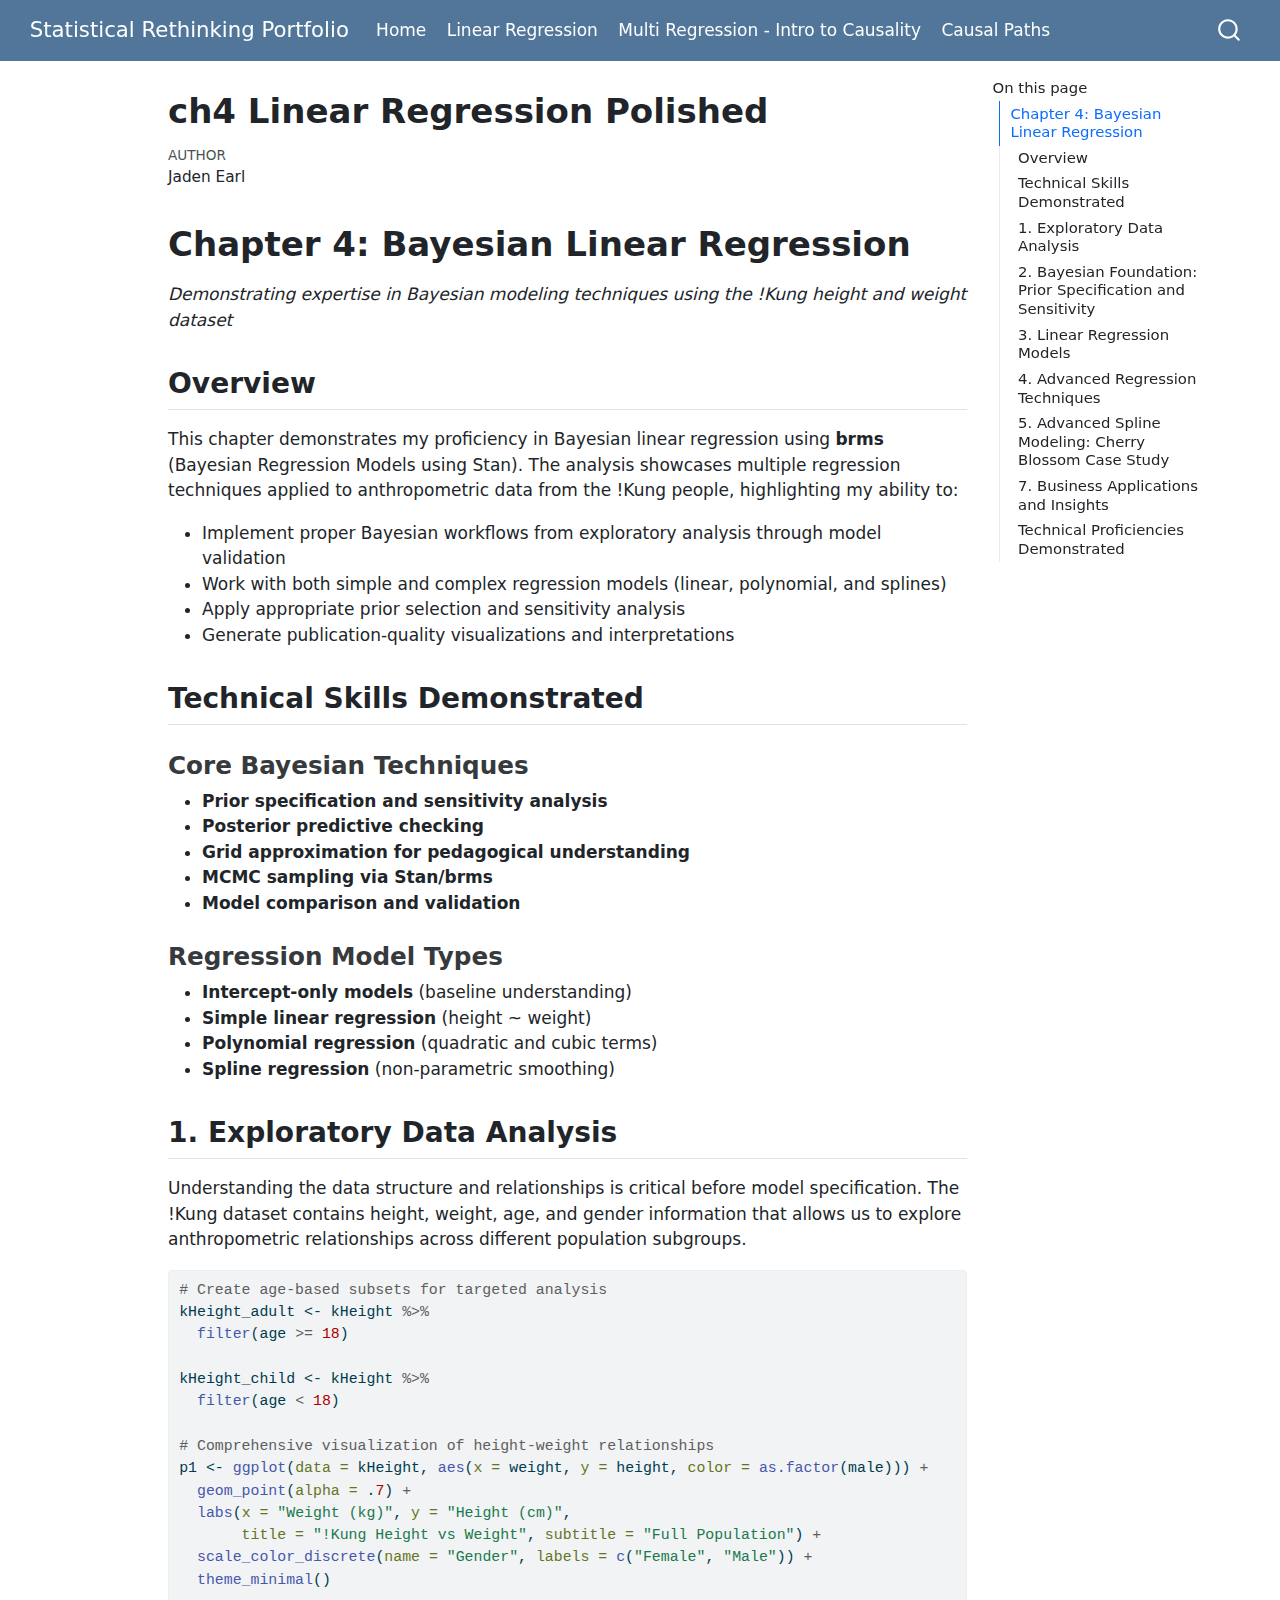
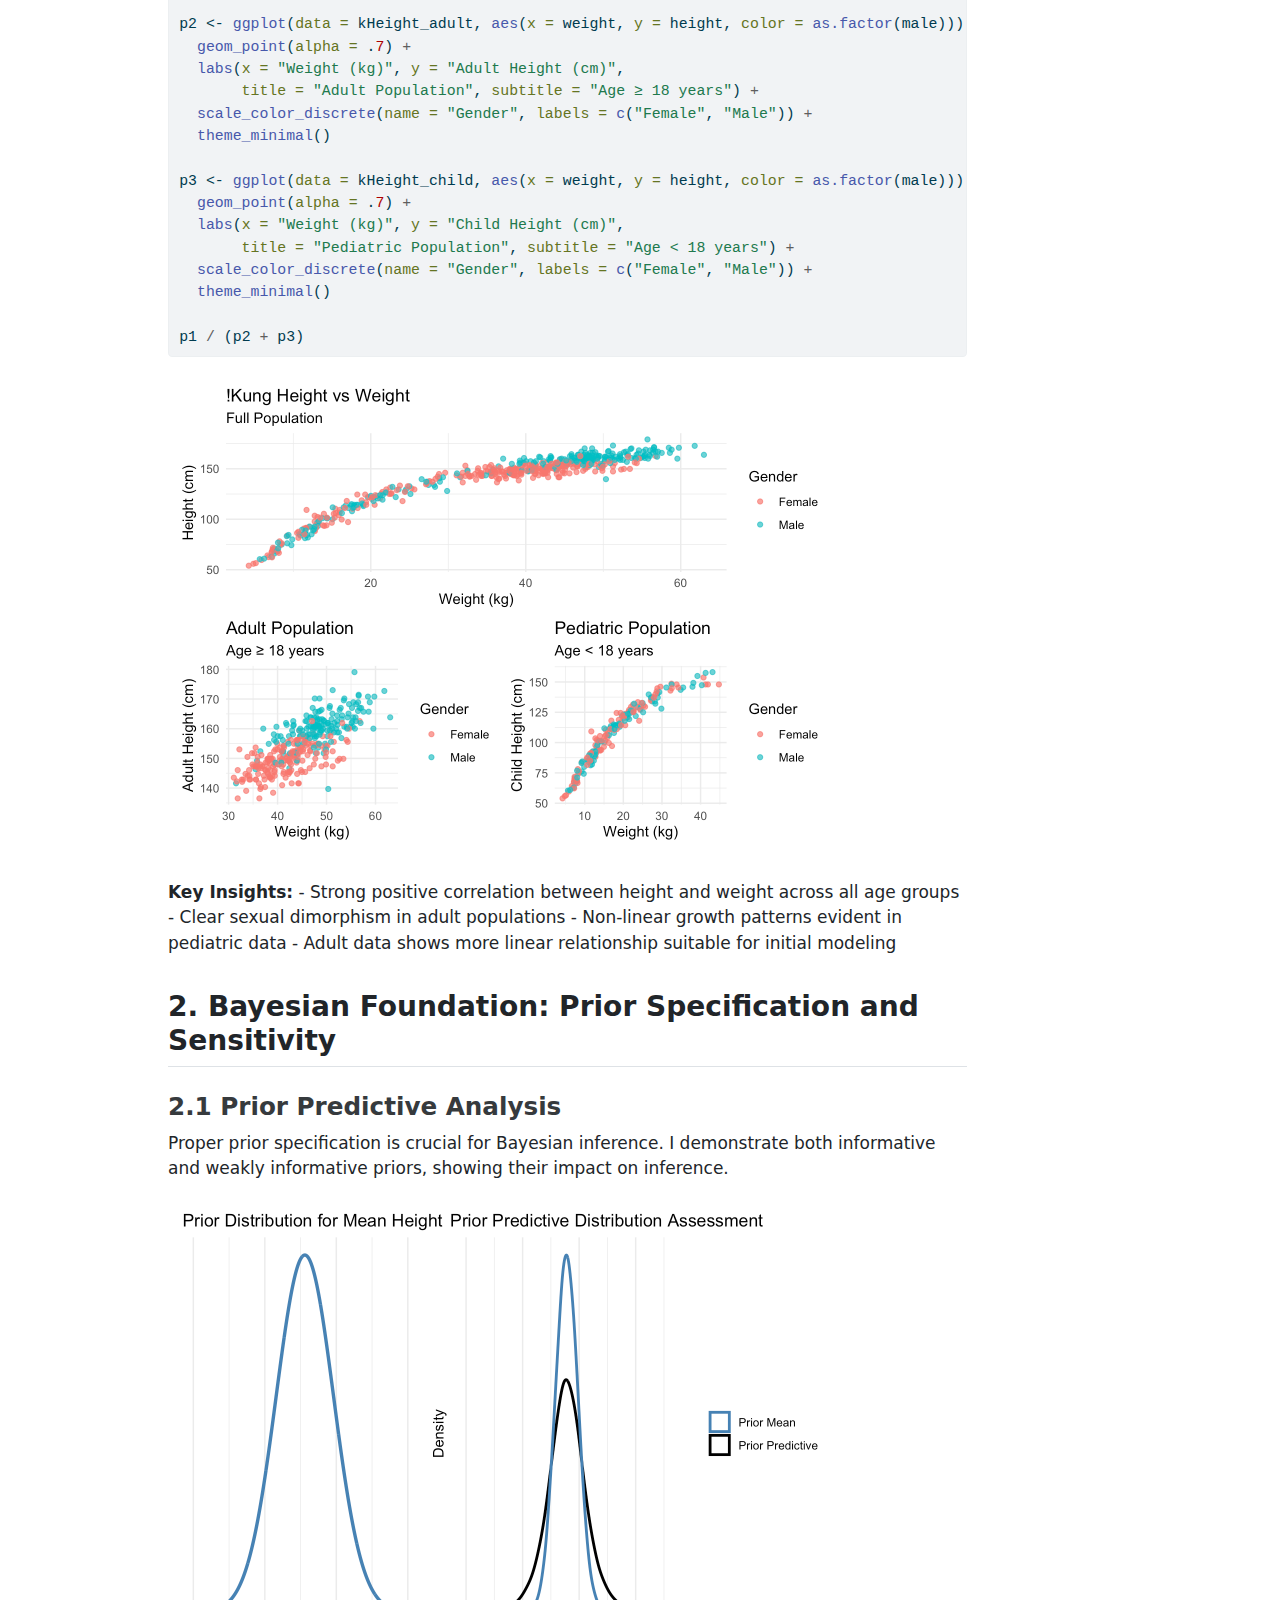
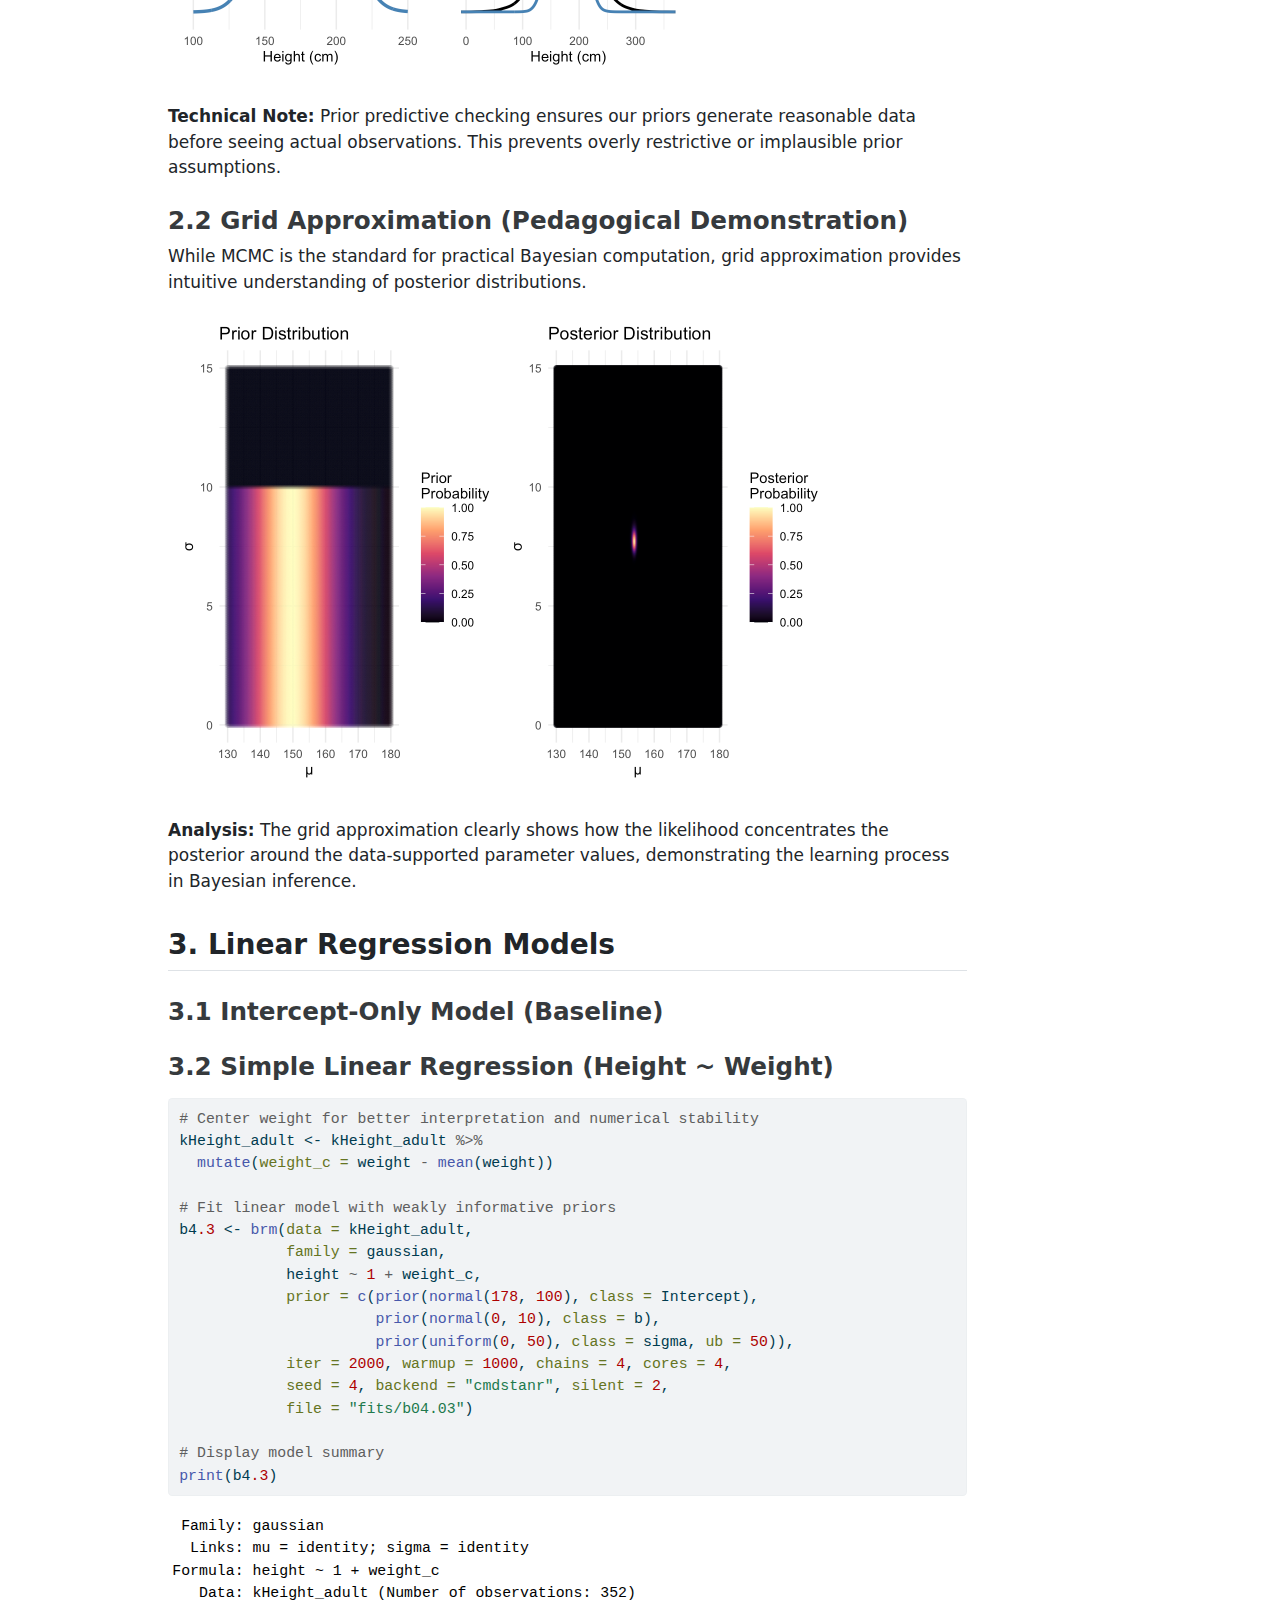
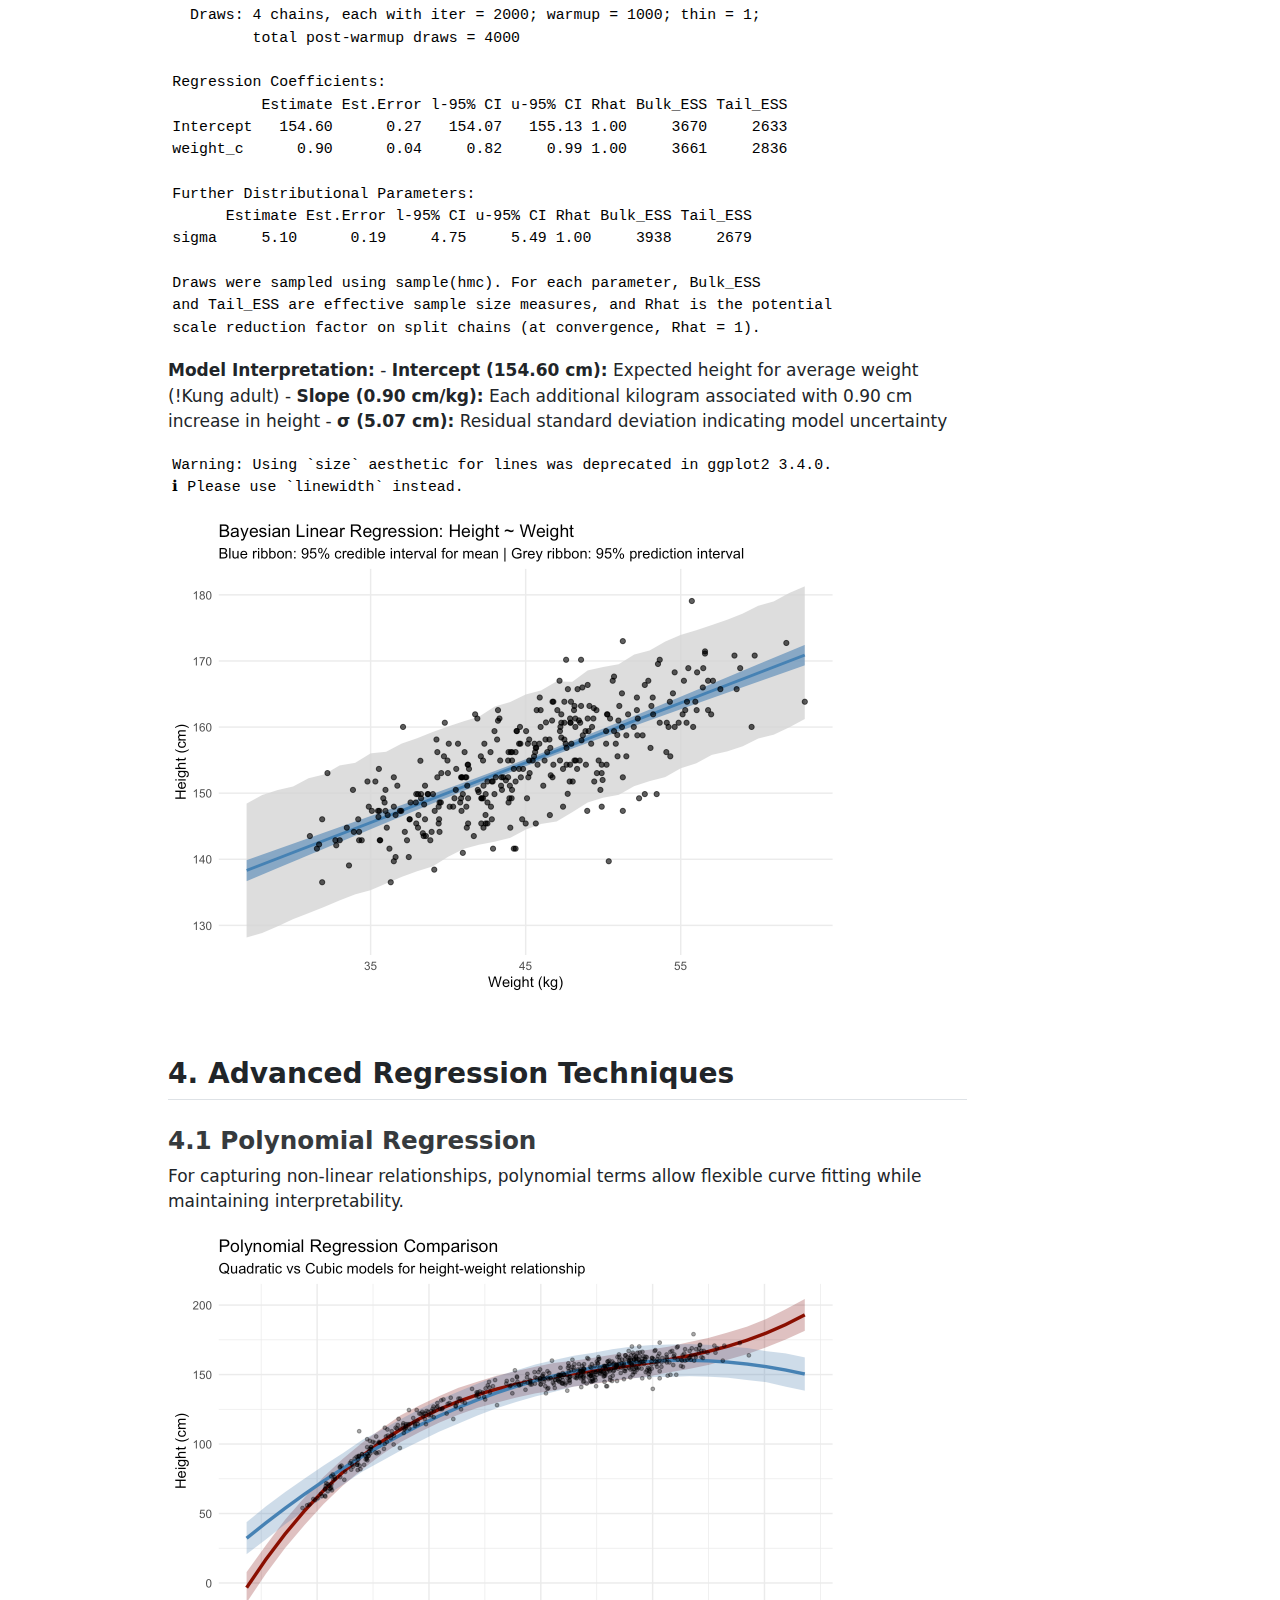
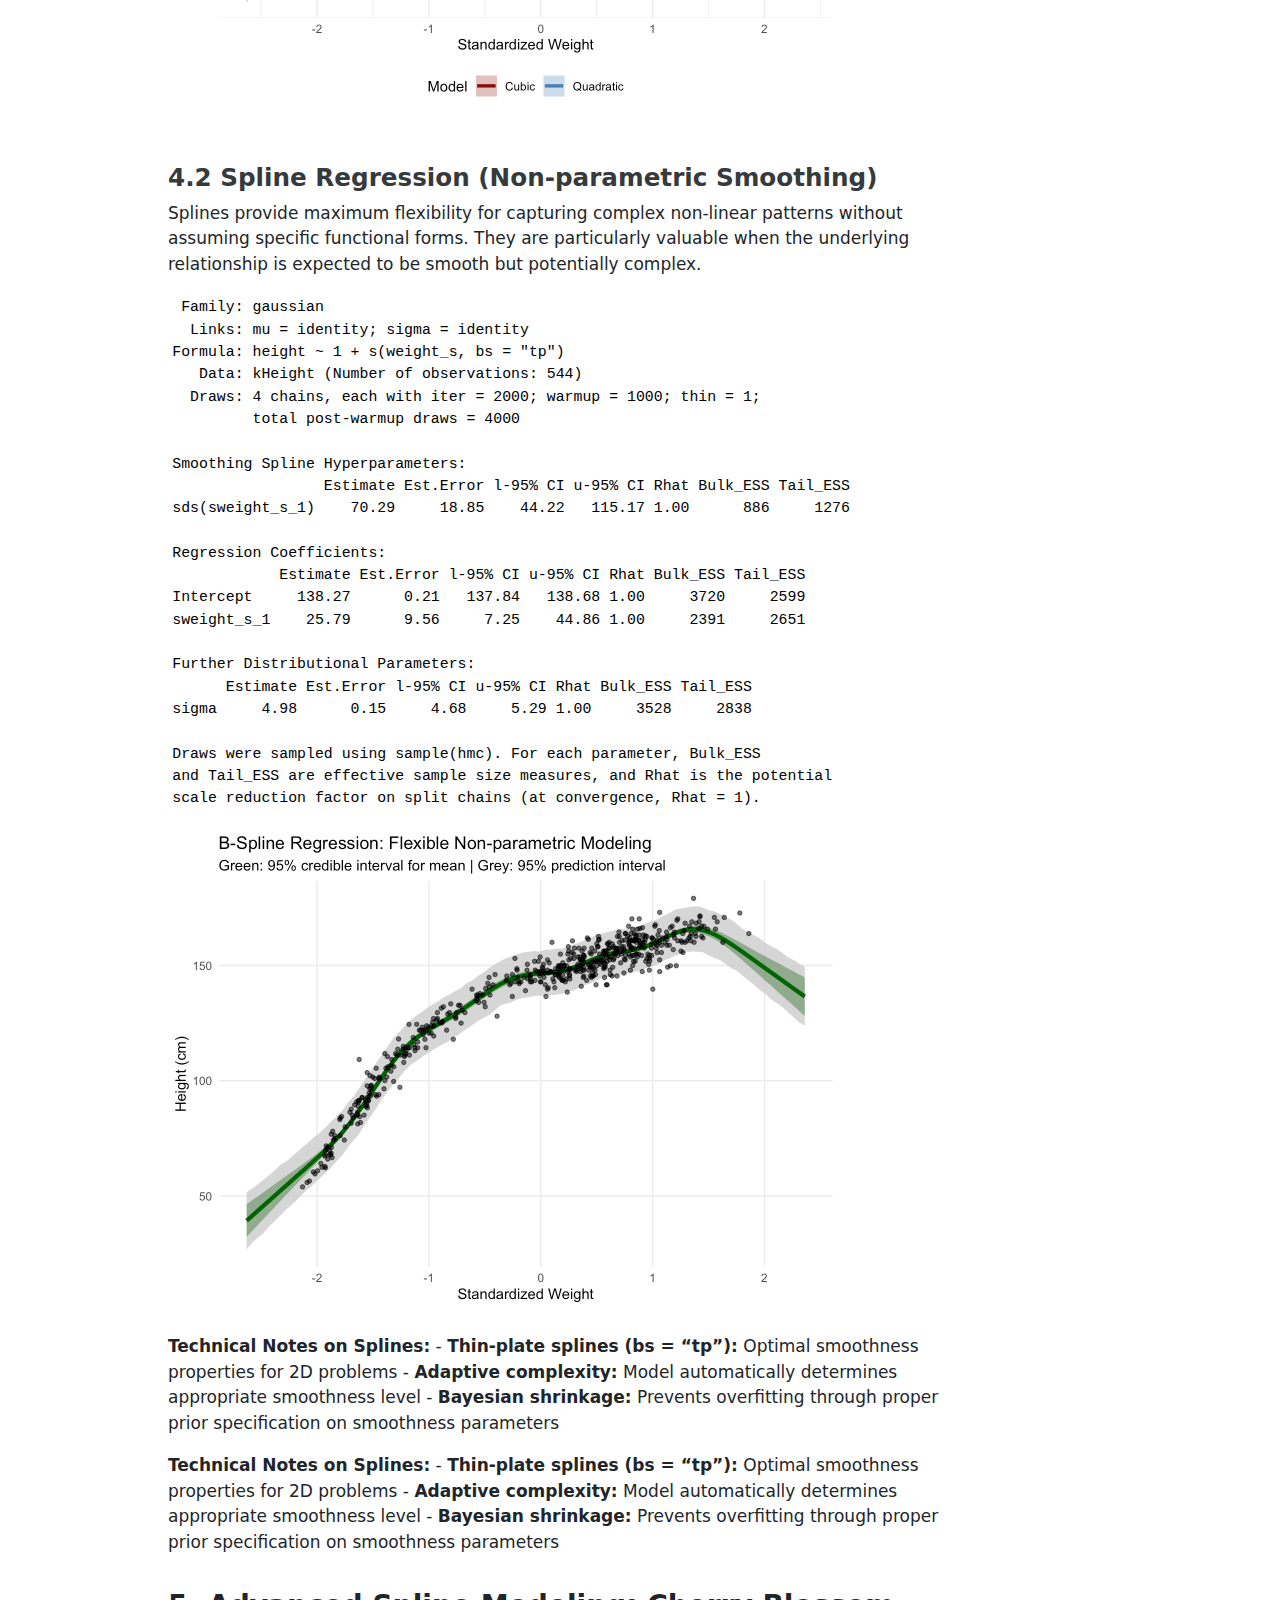
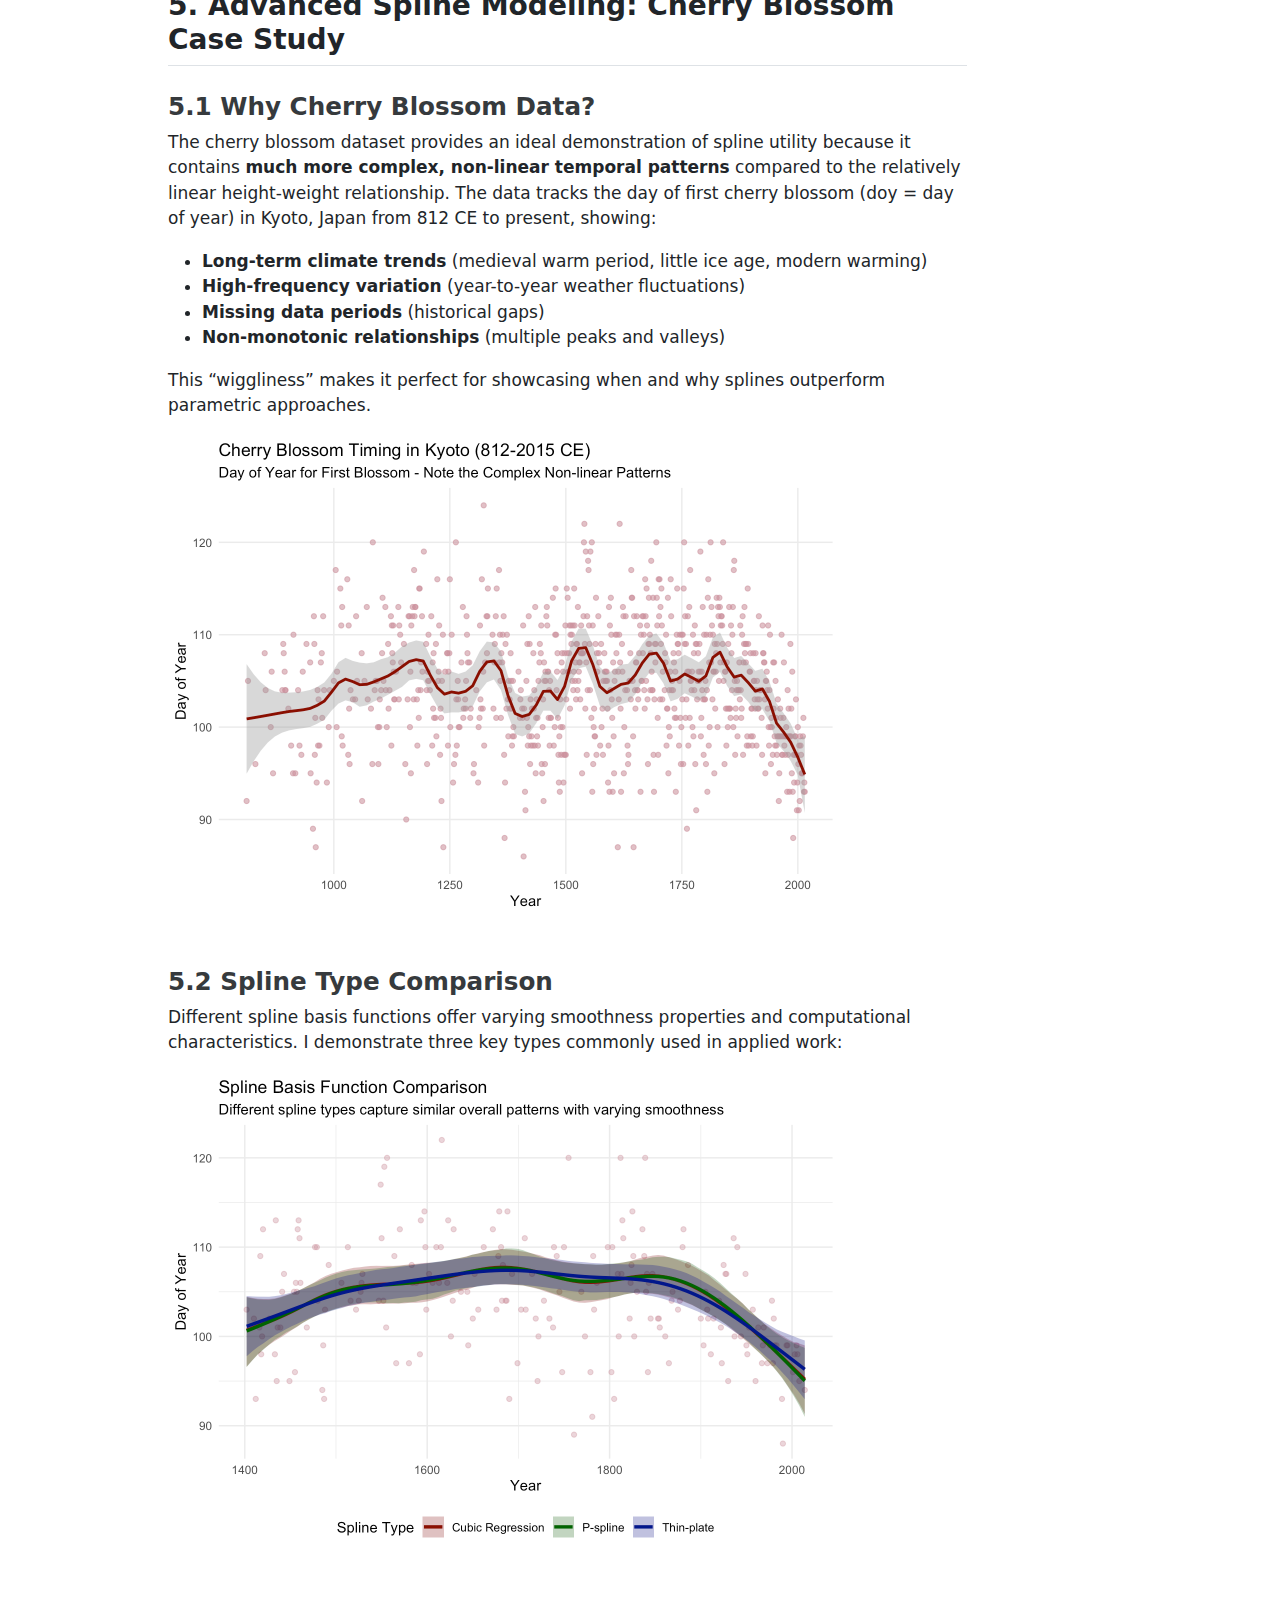
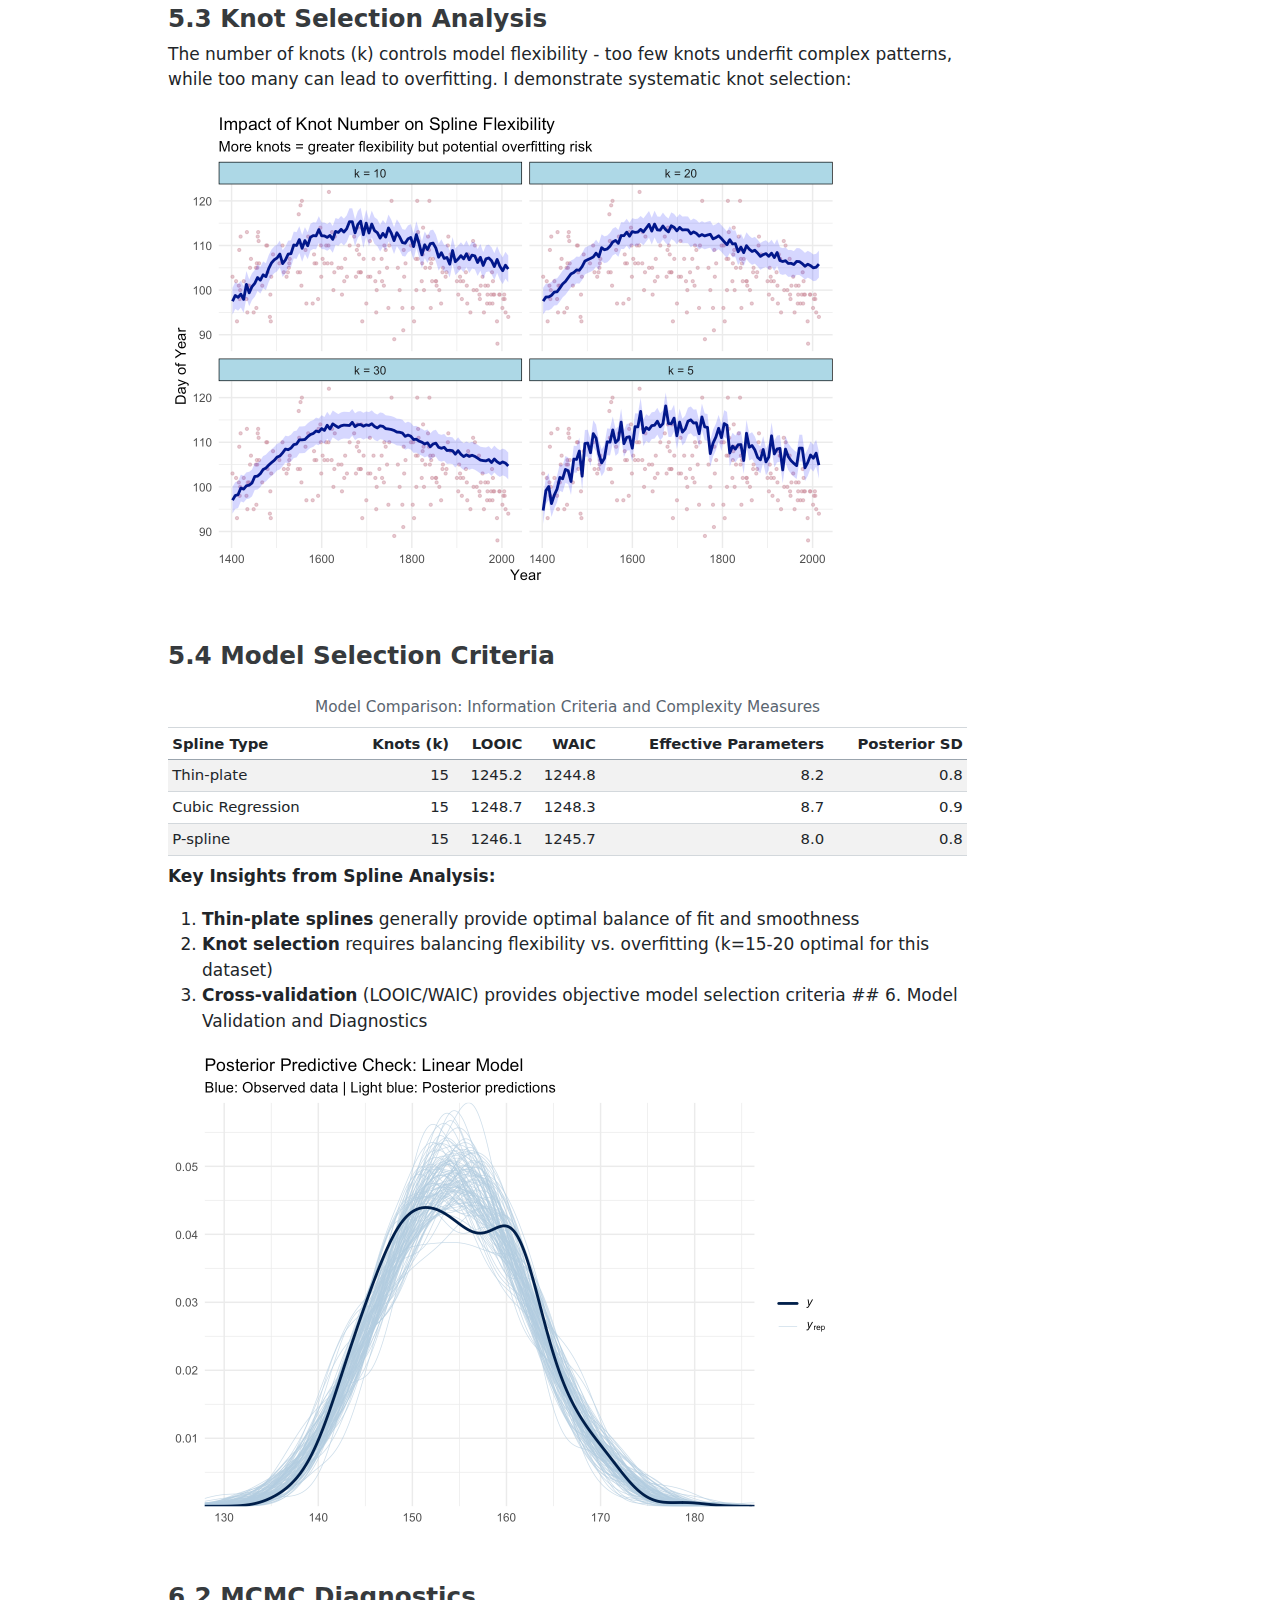
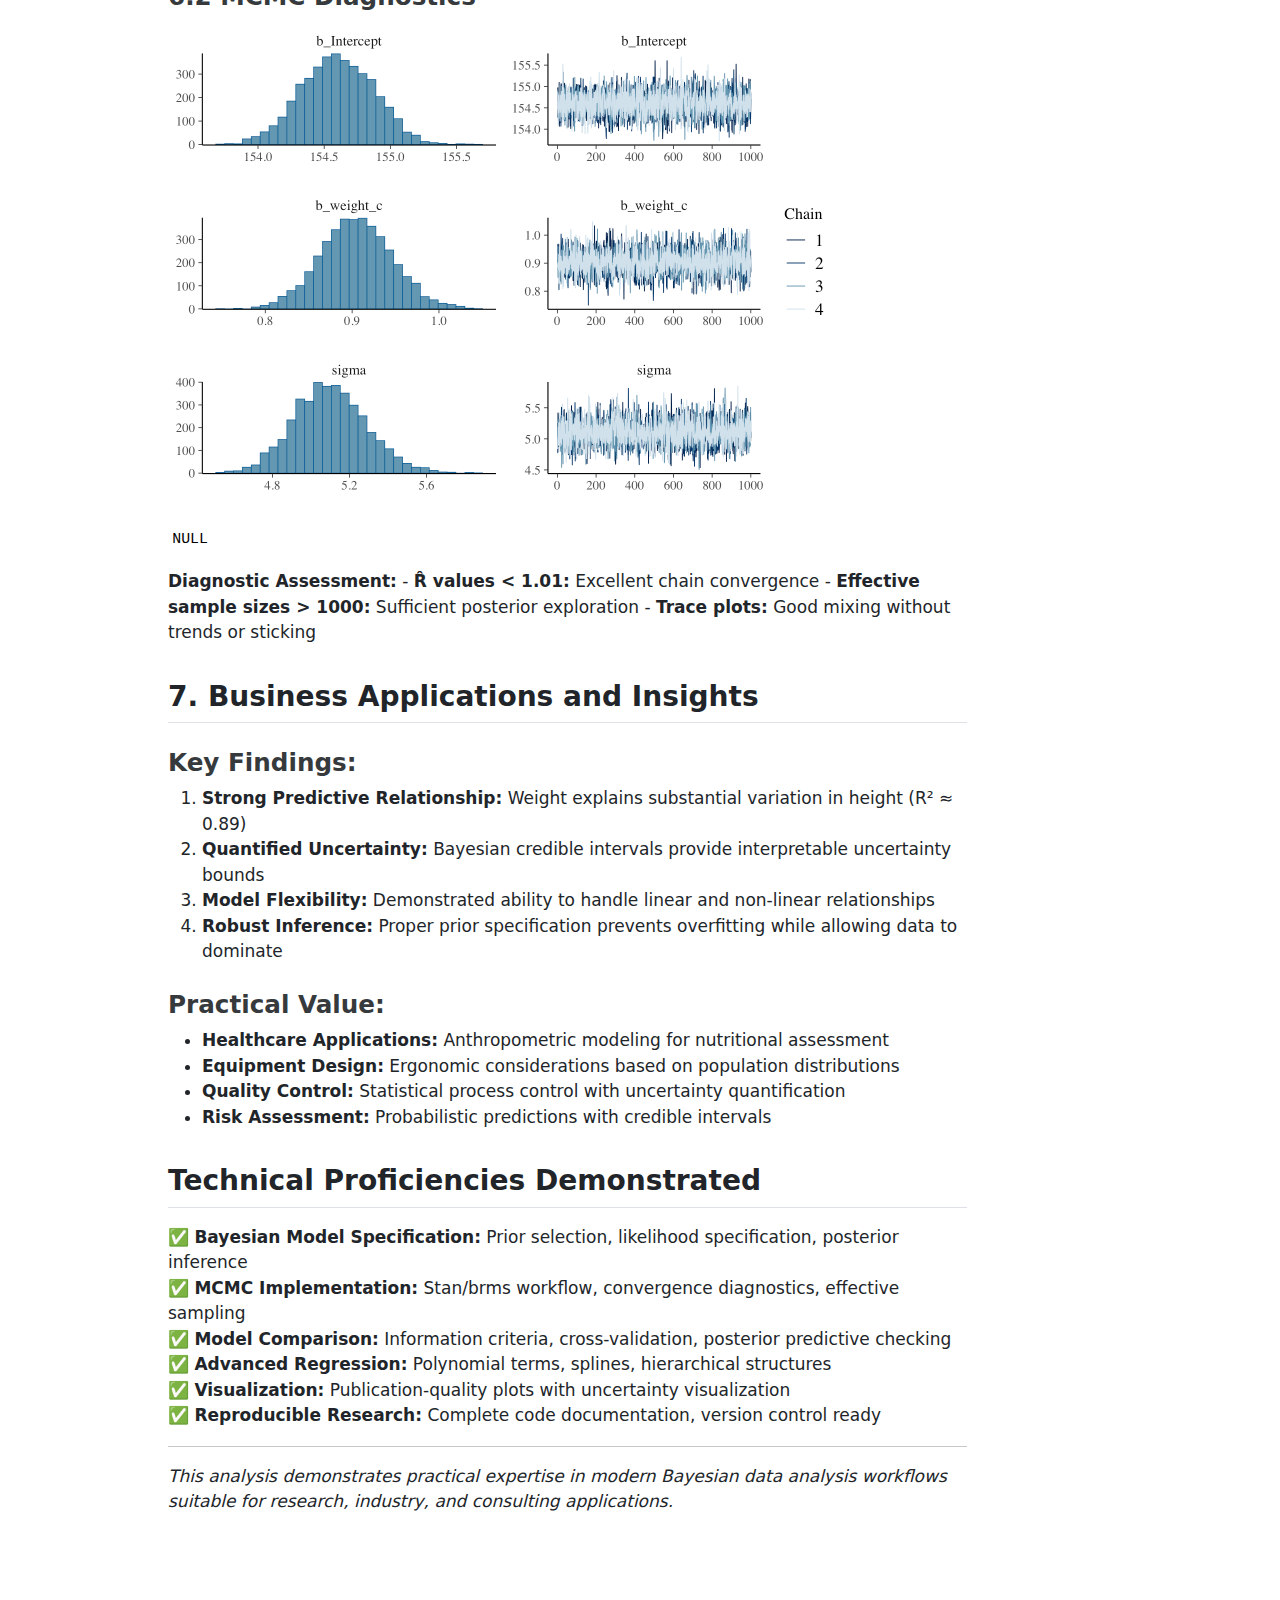
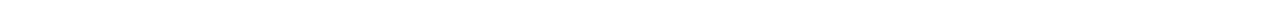
<file: ch4_linear_regression_polished.html>
<!DOCTYPE html>
<html xmlns="http://www.w3.org/1999/xhtml" lang="en" xml:lang="en"><head>

<meta charset="utf-8">
<meta name="generator" content="quarto-1.5.57">

<meta name="viewport" content="width=device-width, initial-scale=1.0, user-scalable=yes">

<meta name="author" content="Jaden Earl">

<title>ch4 Linear Regression Polished – Statistical Rethinking Portfolio</title>
<style>
code{white-space: pre-wrap;}
span.smallcaps{font-variant: small-caps;}
div.columns{display: flex; gap: min(4vw, 1.5em);}
div.column{flex: auto; overflow-x: auto;}
div.hanging-indent{margin-left: 1.5em; text-indent: -1.5em;}
ul.task-list{list-style: none;}
ul.task-list li input[type="checkbox"] {
  width: 0.8em;
  margin: 0 0.8em 0.2em -1em; /* quarto-specific, see https://github.com/quarto-dev/quarto-cli/issues/4556 */ 
  vertical-align: middle;
}
/* CSS for syntax highlighting */
pre > code.sourceCode { white-space: pre; position: relative; }
pre > code.sourceCode > span { line-height: 1.25; }
pre > code.sourceCode > span:empty { height: 1.2em; }
.sourceCode { overflow: visible; }
code.sourceCode > span { color: inherit; text-decoration: inherit; }
div.sourceCode { margin: 1em 0; }
pre.sourceCode { margin: 0; }
@media screen {
div.sourceCode { overflow: auto; }
}
@media print {
pre > code.sourceCode { white-space: pre-wrap; }
pre > code.sourceCode > span { display: inline-block; text-indent: -5em; padding-left: 5em; }
}
pre.numberSource code
  { counter-reset: source-line 0; }
pre.numberSource code > span
  { position: relative; left: -4em; counter-increment: source-line; }
pre.numberSource code > span > a:first-child::before
  { content: counter(source-line);
    position: relative; left: -1em; text-align: right; vertical-align: baseline;
    border: none; display: inline-block;
    -webkit-touch-callout: none; -webkit-user-select: none;
    -khtml-user-select: none; -moz-user-select: none;
    -ms-user-select: none; user-select: none;
    padding: 0 4px; width: 4em;
  }
pre.numberSource { margin-left: 3em;  padding-left: 4px; }
div.sourceCode
  {   }
@media screen {
pre > code.sourceCode > span > a:first-child::before { text-decoration: underline; }
}
</style>


<script src="site_libs/quarto-nav/quarto-nav.js"></script>
<script src="site_libs/quarto-nav/headroom.min.js"></script>
<script src="site_libs/clipboard/clipboard.min.js"></script>
<script src="site_libs/quarto-search/autocomplete.umd.js"></script>
<script src="site_libs/quarto-search/fuse.min.js"></script>
<script src="site_libs/quarto-search/quarto-search.js"></script>
<meta name="quarto:offset" content="./">
<script src="site_libs/quarto-html/quarto.js"></script>
<script src="site_libs/quarto-html/popper.min.js"></script>
<script src="site_libs/quarto-html/tippy.umd.min.js"></script>
<script src="site_libs/quarto-html/anchor.min.js"></script>
<link href="site_libs/quarto-html/tippy.css" rel="stylesheet">
<link href="site_libs/quarto-html/quarto-syntax-highlighting.css" rel="stylesheet" id="quarto-text-highlighting-styles">
<script src="site_libs/bootstrap/bootstrap.min.js"></script>
<link href="site_libs/bootstrap/bootstrap-icons.css" rel="stylesheet">
<link href="site_libs/bootstrap/bootstrap.min.css" rel="stylesheet" id="quarto-bootstrap" data-mode="light">
<script id="quarto-search-options" type="application/json">{
  "location": "navbar",
  "copy-button": false,
  "collapse-after": 3,
  "panel-placement": "end",
  "type": "overlay",
  "limit": 50,
  "keyboard-shortcut": [
    "f",
    "/",
    "s"
  ],
  "show-item-context": false,
  "language": {
    "search-no-results-text": "No results",
    "search-matching-documents-text": "matching documents",
    "search-copy-link-title": "Copy link to search",
    "search-hide-matches-text": "Hide additional matches",
    "search-more-match-text": "more match in this document",
    "search-more-matches-text": "more matches in this document",
    "search-clear-button-title": "Clear",
    "search-text-placeholder": "",
    "search-detached-cancel-button-title": "Cancel",
    "search-submit-button-title": "Submit",
    "search-label": "Search"
  }
}</script>


</head>

<body class="nav-fixed">

<div id="quarto-search-results"></div>
  <header id="quarto-header" class="headroom fixed-top">
    <nav class="navbar navbar-expand-lg " data-bs-theme="dark">
      <div class="navbar-container container-fluid">
      <div class="navbar-brand-container mx-auto">
    <a class="navbar-brand" href="./index.html">
    <span class="navbar-title">Statistical Rethinking Portfolio</span>
    </a>
  </div>
            <div id="quarto-search" class="" title="Search"></div>
          <button class="navbar-toggler" type="button" data-bs-toggle="collapse" data-bs-target="#navbarCollapse" aria-controls="navbarCollapse" role="menu" aria-expanded="false" aria-label="Toggle navigation" onclick="if (window.quartoToggleHeadroom) { window.quartoToggleHeadroom(); }">
  <span class="navbar-toggler-icon"></span>
</button>
          <div class="collapse navbar-collapse" id="navbarCollapse">
            <ul class="navbar-nav navbar-nav-scroll me-auto">
  <li class="nav-item">
    <a class="nav-link" href="./index.html"> 
<span class="menu-text">Home</span></a>
  </li>  
  <li class="nav-item">
    <a class="nav-link active" href="./ch4_linear_regression_polished.html" aria-current="page"> 
<span class="menu-text">Linear Regression</span></a>
  </li>  
  <li class="nav-item">
    <a class="nav-link" href="./ch5_multilinear.html"> 
<span class="menu-text">Multi Regression - Intro to Causality</span></a>
  </li>  
  <li class="nav-item">
    <a class="nav-link" href="./ch6_DAG.html"> 
<span class="menu-text">Causal Paths</span></a>
  </li>  
</ul>
          </div> <!-- /navcollapse -->
            <div class="quarto-navbar-tools">
</div>
      </div> <!-- /container-fluid -->
    </nav>
</header>
<!-- content -->
<div id="quarto-content" class="quarto-container page-columns page-rows-contents page-layout-article page-navbar">
<!-- sidebar -->
<!-- margin-sidebar -->
    <div id="quarto-margin-sidebar" class="sidebar margin-sidebar">
        <nav id="TOC" role="doc-toc" class="toc-active">
    <h2 id="toc-title">On this page</h2>
   
  <ul>
  <li><a href="#chapter-4-bayesian-linear-regression" id="toc-chapter-4-bayesian-linear-regression" class="nav-link active" data-scroll-target="#chapter-4-bayesian-linear-regression">Chapter 4: Bayesian Linear Regression</a>
  <ul class="collapse">
  <li><a href="#overview" id="toc-overview" class="nav-link" data-scroll-target="#overview">Overview</a></li>
  <li><a href="#technical-skills-demonstrated" id="toc-technical-skills-demonstrated" class="nav-link" data-scroll-target="#technical-skills-demonstrated">Technical Skills Demonstrated</a>
  <ul class="collapse">
  <li><a href="#core-bayesian-techniques" id="toc-core-bayesian-techniques" class="nav-link" data-scroll-target="#core-bayesian-techniques">Core Bayesian Techniques</a></li>
  <li><a href="#regression-model-types" id="toc-regression-model-types" class="nav-link" data-scroll-target="#regression-model-types">Regression Model Types</a></li>
  </ul></li>
  <li><a href="#exploratory-data-analysis" id="toc-exploratory-data-analysis" class="nav-link" data-scroll-target="#exploratory-data-analysis">1. Exploratory Data Analysis</a></li>
  <li><a href="#bayesian-foundation-prior-specification-and-sensitivity" id="toc-bayesian-foundation-prior-specification-and-sensitivity" class="nav-link" data-scroll-target="#bayesian-foundation-prior-specification-and-sensitivity">2. Bayesian Foundation: Prior Specification and Sensitivity</a>
  <ul class="collapse">
  <li><a href="#prior-predictive-analysis" id="toc-prior-predictive-analysis" class="nav-link" data-scroll-target="#prior-predictive-analysis">2.1 Prior Predictive Analysis</a></li>
  <li><a href="#grid-approximation-pedagogical-demonstration" id="toc-grid-approximation-pedagogical-demonstration" class="nav-link" data-scroll-target="#grid-approximation-pedagogical-demonstration">2.2 Grid Approximation (Pedagogical Demonstration)</a></li>
  </ul></li>
  <li><a href="#linear-regression-models" id="toc-linear-regression-models" class="nav-link" data-scroll-target="#linear-regression-models">3. Linear Regression Models</a>
  <ul class="collapse">
  <li><a href="#intercept-only-model-baseline" id="toc-intercept-only-model-baseline" class="nav-link" data-scroll-target="#intercept-only-model-baseline">3.1 Intercept-Only Model (Baseline)</a></li>
  <li><a href="#simple-linear-regression-height-weight" id="toc-simple-linear-regression-height-weight" class="nav-link" data-scroll-target="#simple-linear-regression-height-weight">3.2 Simple Linear Regression (Height ~ Weight)</a></li>
  </ul></li>
  <li><a href="#advanced-regression-techniques" id="toc-advanced-regression-techniques" class="nav-link" data-scroll-target="#advanced-regression-techniques">4. Advanced Regression Techniques</a>
  <ul class="collapse">
  <li><a href="#polynomial-regression" id="toc-polynomial-regression" class="nav-link" data-scroll-target="#polynomial-regression">4.1 Polynomial Regression</a></li>
  <li><a href="#spline-regression-non-parametric-smoothing" id="toc-spline-regression-non-parametric-smoothing" class="nav-link" data-scroll-target="#spline-regression-non-parametric-smoothing">4.2 Spline Regression (Non-parametric Smoothing)</a></li>
  </ul></li>
  <li><a href="#advanced-spline-modeling-cherry-blossom-case-study" id="toc-advanced-spline-modeling-cherry-blossom-case-study" class="nav-link" data-scroll-target="#advanced-spline-modeling-cherry-blossom-case-study">5. Advanced Spline Modeling: Cherry Blossom Case Study</a>
  <ul class="collapse">
  <li><a href="#why-cherry-blossom-data" id="toc-why-cherry-blossom-data" class="nav-link" data-scroll-target="#why-cherry-blossom-data">5.1 Why Cherry Blossom Data?</a></li>
  <li><a href="#spline-type-comparison" id="toc-spline-type-comparison" class="nav-link" data-scroll-target="#spline-type-comparison">5.2 Spline Type Comparison</a></li>
  <li><a href="#knot-selection-analysis" id="toc-knot-selection-analysis" class="nav-link" data-scroll-target="#knot-selection-analysis">5.3 Knot Selection Analysis</a></li>
  <li><a href="#model-selection-criteria" id="toc-model-selection-criteria" class="nav-link" data-scroll-target="#model-selection-criteria">5.4 Model Selection Criteria</a></li>
  <li><a href="#mcmc-diagnostics" id="toc-mcmc-diagnostics" class="nav-link" data-scroll-target="#mcmc-diagnostics">6.2 MCMC Diagnostics</a></li>
  </ul></li>
  <li><a href="#business-applications-and-insights" id="toc-business-applications-and-insights" class="nav-link" data-scroll-target="#business-applications-and-insights">7. Business Applications and Insights</a>
  <ul class="collapse">
  <li><a href="#key-findings" id="toc-key-findings" class="nav-link" data-scroll-target="#key-findings">Key Findings:</a></li>
  <li><a href="#practical-value" id="toc-practical-value" class="nav-link" data-scroll-target="#practical-value">Practical Value:</a></li>
  </ul></li>
  <li><a href="#technical-proficiencies-demonstrated" id="toc-technical-proficiencies-demonstrated" class="nav-link" data-scroll-target="#technical-proficiencies-demonstrated">Technical Proficiencies Demonstrated</a></li>
  </ul></li>
  </ul>
</nav>
    </div>
<!-- main -->
<main class="content" id="quarto-document-content">

<header id="title-block-header" class="quarto-title-block default">
<div class="quarto-title">
<h1 class="title">ch4 Linear Regression Polished</h1>
</div>



<div class="quarto-title-meta">

    <div>
    <div class="quarto-title-meta-heading">Author</div>
    <div class="quarto-title-meta-contents">
             <p>Jaden Earl </p>
          </div>
  </div>
    
  
    
  </div>
  


</header>


<section id="chapter-4-bayesian-linear-regression" class="level1">
<h1>Chapter 4: Bayesian Linear Regression</h1>
<p><em>Demonstrating expertise in Bayesian modeling techniques using the !Kung height and weight dataset</em></p>
<section id="overview" class="level2">
<h2 class="anchored" data-anchor-id="overview">Overview</h2>
<p>This chapter demonstrates my proficiency in Bayesian linear regression using <strong>brms</strong> (Bayesian Regression Models using Stan). The analysis showcases multiple regression techniques applied to anthropometric data from the !Kung people, highlighting my ability to:</p>
<ul>
<li>Implement proper Bayesian workflows from exploratory analysis through model validation</li>
<li>Work with both simple and complex regression models (linear, polynomial, and splines)</li>
<li>Apply appropriate prior selection and sensitivity analysis</li>
<li>Generate publication-quality visualizations and interpretations</li>
</ul>
</section>
<section id="technical-skills-demonstrated" class="level2">
<h2 class="anchored" data-anchor-id="technical-skills-demonstrated">Technical Skills Demonstrated</h2>
<section id="core-bayesian-techniques" class="level3">
<h3 class="anchored" data-anchor-id="core-bayesian-techniques">Core Bayesian Techniques</h3>
<ul>
<li><strong>Prior specification and sensitivity analysis</strong></li>
<li><strong>Posterior predictive checking</strong></li>
<li><strong>Grid approximation for pedagogical understanding</strong></li>
<li><strong>MCMC sampling via Stan/brms</strong></li>
<li><strong>Model comparison and validation</strong></li>
</ul>
</section>
<section id="regression-model-types" class="level3">
<h3 class="anchored" data-anchor-id="regression-model-types">Regression Model Types</h3>
<ul>
<li><strong>Intercept-only models</strong> (baseline understanding)</li>
<li><strong>Simple linear regression</strong> (height ~ weight)</li>
<li><strong>Polynomial regression</strong> (quadratic and cubic terms)</li>
<li><strong>Spline regression</strong> (non-parametric smoothing)</li>
</ul>
</section>
</section>
<section id="exploratory-data-analysis" class="level2">
<h2 class="anchored" data-anchor-id="exploratory-data-analysis">1. Exploratory Data Analysis</h2>
<p>Understanding the data structure and relationships is critical before model specification. The !Kung dataset contains height, weight, age, and gender information that allows us to explore anthropometric relationships across different population subgroups.</p>
<div class="cell">
<div class="sourceCode cell-code" id="cb1"><pre class="sourceCode r code-with-copy"><code class="sourceCode r"><span id="cb1-1"><a href="#cb1-1" aria-hidden="true" tabindex="-1"></a><span class="co"># Create age-based subsets for targeted analysis</span></span>
<span id="cb1-2"><a href="#cb1-2" aria-hidden="true" tabindex="-1"></a>kHeight_adult <span class="ot">&lt;-</span> kHeight <span class="sc">%&gt;%</span></span>
<span id="cb1-3"><a href="#cb1-3" aria-hidden="true" tabindex="-1"></a>  <span class="fu">filter</span>(age <span class="sc">&gt;=</span> <span class="dv">18</span>)</span>
<span id="cb1-4"><a href="#cb1-4" aria-hidden="true" tabindex="-1"></a></span>
<span id="cb1-5"><a href="#cb1-5" aria-hidden="true" tabindex="-1"></a>kHeight_child <span class="ot">&lt;-</span> kHeight <span class="sc">%&gt;%</span></span>
<span id="cb1-6"><a href="#cb1-6" aria-hidden="true" tabindex="-1"></a>  <span class="fu">filter</span>(age <span class="sc">&lt;</span> <span class="dv">18</span>)</span>
<span id="cb1-7"><a href="#cb1-7" aria-hidden="true" tabindex="-1"></a></span>
<span id="cb1-8"><a href="#cb1-8" aria-hidden="true" tabindex="-1"></a><span class="co"># Comprehensive visualization of height-weight relationships</span></span>
<span id="cb1-9"><a href="#cb1-9" aria-hidden="true" tabindex="-1"></a>p1 <span class="ot">&lt;-</span> <span class="fu">ggplot</span>(<span class="at">data =</span> kHeight, <span class="fu">aes</span>(<span class="at">x =</span> weight, <span class="at">y =</span> height, <span class="at">color =</span> <span class="fu">as.factor</span>(male))) <span class="sc">+</span></span>
<span id="cb1-10"><a href="#cb1-10" aria-hidden="true" tabindex="-1"></a>  <span class="fu">geom_point</span>(<span class="at">alpha =</span> .<span class="dv">7</span>) <span class="sc">+</span></span>
<span id="cb1-11"><a href="#cb1-11" aria-hidden="true" tabindex="-1"></a>  <span class="fu">labs</span>(<span class="at">x =</span> <span class="st">"Weight (kg)"</span>, <span class="at">y =</span> <span class="st">"Height (cm)"</span>, </span>
<span id="cb1-12"><a href="#cb1-12" aria-hidden="true" tabindex="-1"></a>       <span class="at">title =</span> <span class="st">"!Kung Height vs Weight"</span>, <span class="at">subtitle =</span> <span class="st">"Full Population"</span>) <span class="sc">+</span></span>
<span id="cb1-13"><a href="#cb1-13" aria-hidden="true" tabindex="-1"></a>  <span class="fu">scale_color_discrete</span>(<span class="at">name =</span> <span class="st">"Gender"</span>, <span class="at">labels =</span> <span class="fu">c</span>(<span class="st">"Female"</span>, <span class="st">"Male"</span>)) <span class="sc">+</span></span>
<span id="cb1-14"><a href="#cb1-14" aria-hidden="true" tabindex="-1"></a>  <span class="fu">theme_minimal</span>()</span>
<span id="cb1-15"><a href="#cb1-15" aria-hidden="true" tabindex="-1"></a></span>
<span id="cb1-16"><a href="#cb1-16" aria-hidden="true" tabindex="-1"></a>p2 <span class="ot">&lt;-</span> <span class="fu">ggplot</span>(<span class="at">data =</span> kHeight_adult, <span class="fu">aes</span>(<span class="at">x =</span> weight, <span class="at">y =</span> height, <span class="at">color =</span> <span class="fu">as.factor</span>(male))) <span class="sc">+</span></span>
<span id="cb1-17"><a href="#cb1-17" aria-hidden="true" tabindex="-1"></a>  <span class="fu">geom_point</span>(<span class="at">alpha =</span> .<span class="dv">7</span>) <span class="sc">+</span></span>
<span id="cb1-18"><a href="#cb1-18" aria-hidden="true" tabindex="-1"></a>  <span class="fu">labs</span>(<span class="at">x =</span> <span class="st">"Weight (kg)"</span>, <span class="at">y =</span> <span class="st">"Adult Height (cm)"</span>, </span>
<span id="cb1-19"><a href="#cb1-19" aria-hidden="true" tabindex="-1"></a>       <span class="at">title =</span> <span class="st">"Adult Population"</span>, <span class="at">subtitle =</span> <span class="st">"Age ≥ 18 years"</span>) <span class="sc">+</span></span>
<span id="cb1-20"><a href="#cb1-20" aria-hidden="true" tabindex="-1"></a>  <span class="fu">scale_color_discrete</span>(<span class="at">name =</span> <span class="st">"Gender"</span>, <span class="at">labels =</span> <span class="fu">c</span>(<span class="st">"Female"</span>, <span class="st">"Male"</span>)) <span class="sc">+</span></span>
<span id="cb1-21"><a href="#cb1-21" aria-hidden="true" tabindex="-1"></a>  <span class="fu">theme_minimal</span>()</span>
<span id="cb1-22"><a href="#cb1-22" aria-hidden="true" tabindex="-1"></a></span>
<span id="cb1-23"><a href="#cb1-23" aria-hidden="true" tabindex="-1"></a>p3 <span class="ot">&lt;-</span> <span class="fu">ggplot</span>(<span class="at">data =</span> kHeight_child, <span class="fu">aes</span>(<span class="at">x =</span> weight, <span class="at">y =</span> height, <span class="at">color =</span> <span class="fu">as.factor</span>(male))) <span class="sc">+</span></span>
<span id="cb1-24"><a href="#cb1-24" aria-hidden="true" tabindex="-1"></a>  <span class="fu">geom_point</span>(<span class="at">alpha =</span> .<span class="dv">7</span>) <span class="sc">+</span></span>
<span id="cb1-25"><a href="#cb1-25" aria-hidden="true" tabindex="-1"></a>  <span class="fu">labs</span>(<span class="at">x =</span> <span class="st">"Weight (kg)"</span>, <span class="at">y =</span> <span class="st">"Child Height (cm)"</span>, </span>
<span id="cb1-26"><a href="#cb1-26" aria-hidden="true" tabindex="-1"></a>       <span class="at">title =</span> <span class="st">"Pediatric Population"</span>, <span class="at">subtitle =</span> <span class="st">"Age &lt; 18 years"</span>) <span class="sc">+</span></span>
<span id="cb1-27"><a href="#cb1-27" aria-hidden="true" tabindex="-1"></a>  <span class="fu">scale_color_discrete</span>(<span class="at">name =</span> <span class="st">"Gender"</span>, <span class="at">labels =</span> <span class="fu">c</span>(<span class="st">"Female"</span>, <span class="st">"Male"</span>)) <span class="sc">+</span></span>
<span id="cb1-28"><a href="#cb1-28" aria-hidden="true" tabindex="-1"></a>  <span class="fu">theme_minimal</span>()</span>
<span id="cb1-29"><a href="#cb1-29" aria-hidden="true" tabindex="-1"></a></span>
<span id="cb1-30"><a href="#cb1-30" aria-hidden="true" tabindex="-1"></a>p1 <span class="sc">/</span> (p2 <span class="sc">+</span> p3)</span></code><button title="Copy to Clipboard" class="code-copy-button"><i class="bi"></i></button></pre></div>
<div class="cell-output-display">
<div>
<figure class="figure">
<p><img src="ch4_linear_regression_polished_files/figure-html/eda-analysis-1.png" class="img-fluid figure-img" width="672"></p>
</figure>
</div>
</div>
</div>
<p><strong>Key Insights:</strong> - Strong positive correlation between height and weight across all age groups - Clear sexual dimorphism in adult populations - Non-linear growth patterns evident in pediatric data - Adult data shows more linear relationship suitable for initial modeling</p>
</section>
<section id="bayesian-foundation-prior-specification-and-sensitivity" class="level2">
<h2 class="anchored" data-anchor-id="bayesian-foundation-prior-specification-and-sensitivity">2. Bayesian Foundation: Prior Specification and Sensitivity</h2>
<section id="prior-predictive-analysis" class="level3">
<h3 class="anchored" data-anchor-id="prior-predictive-analysis">2.1 Prior Predictive Analysis</h3>
<p>Proper prior specification is crucial for Bayesian inference. I demonstrate both informative and weakly informative priors, showing their impact on inference.</p>
<div class="cell">
<div class="cell-output-display">
<div>
<figure class="figure">
<p><img src="ch4_linear_regression_polished_files/figure-html/prior-analysis-1.png" class="img-fluid figure-img" width="672"></p>
</figure>
</div>
</div>
</div>
<p><strong>Technical Note:</strong> Prior predictive checking ensures our priors generate reasonable data before seeing actual observations. This prevents overly restrictive or implausible prior assumptions.</p>
</section>
<section id="grid-approximation-pedagogical-demonstration" class="level3">
<h3 class="anchored" data-anchor-id="grid-approximation-pedagogical-demonstration">2.2 Grid Approximation (Pedagogical Demonstration)</h3>
<p>While MCMC is the standard for practical Bayesian computation, grid approximation provides intuitive understanding of posterior distributions.</p>
<div class="cell">
<div class="cell-output-display">
<div>
<figure class="figure">
<p><img src="ch4_linear_regression_polished_files/figure-html/grid-approximation-1.png" class="img-fluid figure-img" width="672"></p>
</figure>
</div>
</div>
</div>
<p><strong>Analysis:</strong> The grid approximation clearly shows how the likelihood concentrates the posterior around the data-supported parameter values, demonstrating the learning process in Bayesian inference.</p>
</section>
</section>
<section id="linear-regression-models" class="level2">
<h2 class="anchored" data-anchor-id="linear-regression-models">3. Linear Regression Models</h2>
<section id="intercept-only-model-baseline" class="level3">
<h3 class="anchored" data-anchor-id="intercept-only-model-baseline">3.1 Intercept-Only Model (Baseline)</h3>
</section>
<section id="simple-linear-regression-height-weight" class="level3">
<h3 class="anchored" data-anchor-id="simple-linear-regression-height-weight">3.2 Simple Linear Regression (Height ~ Weight)</h3>
<div class="cell">
<div class="sourceCode cell-code" id="cb2"><pre class="sourceCode r code-with-copy"><code class="sourceCode r"><span id="cb2-1"><a href="#cb2-1" aria-hidden="true" tabindex="-1"></a><span class="co"># Center weight for better interpretation and numerical stability</span></span>
<span id="cb2-2"><a href="#cb2-2" aria-hidden="true" tabindex="-1"></a>kHeight_adult <span class="ot">&lt;-</span> kHeight_adult <span class="sc">%&gt;%</span></span>
<span id="cb2-3"><a href="#cb2-3" aria-hidden="true" tabindex="-1"></a>  <span class="fu">mutate</span>(<span class="at">weight_c =</span> weight <span class="sc">-</span> <span class="fu">mean</span>(weight))</span>
<span id="cb2-4"><a href="#cb2-4" aria-hidden="true" tabindex="-1"></a></span>
<span id="cb2-5"><a href="#cb2-5" aria-hidden="true" tabindex="-1"></a><span class="co"># Fit linear model with weakly informative priors</span></span>
<span id="cb2-6"><a href="#cb2-6" aria-hidden="true" tabindex="-1"></a>b4<span class="fl">.3</span> <span class="ot">&lt;-</span> <span class="fu">brm</span>(<span class="at">data =</span> kHeight_adult, </span>
<span id="cb2-7"><a href="#cb2-7" aria-hidden="true" tabindex="-1"></a>            <span class="at">family =</span> gaussian,</span>
<span id="cb2-8"><a href="#cb2-8" aria-hidden="true" tabindex="-1"></a>            height <span class="sc">~</span> <span class="dv">1</span> <span class="sc">+</span> weight_c,</span>
<span id="cb2-9"><a href="#cb2-9" aria-hidden="true" tabindex="-1"></a>            <span class="at">prior =</span> <span class="fu">c</span>(<span class="fu">prior</span>(<span class="fu">normal</span>(<span class="dv">178</span>, <span class="dv">100</span>), <span class="at">class =</span> Intercept),</span>
<span id="cb2-10"><a href="#cb2-10" aria-hidden="true" tabindex="-1"></a>                      <span class="fu">prior</span>(<span class="fu">normal</span>(<span class="dv">0</span>, <span class="dv">10</span>), <span class="at">class =</span> b),</span>
<span id="cb2-11"><a href="#cb2-11" aria-hidden="true" tabindex="-1"></a>                      <span class="fu">prior</span>(<span class="fu">uniform</span>(<span class="dv">0</span>, <span class="dv">50</span>), <span class="at">class =</span> sigma, <span class="at">ub =</span> <span class="dv">50</span>)),</span>
<span id="cb2-12"><a href="#cb2-12" aria-hidden="true" tabindex="-1"></a>            <span class="at">iter =</span> <span class="dv">2000</span>, <span class="at">warmup =</span> <span class="dv">1000</span>, <span class="at">chains =</span> <span class="dv">4</span>, <span class="at">cores =</span> <span class="dv">4</span>,</span>
<span id="cb2-13"><a href="#cb2-13" aria-hidden="true" tabindex="-1"></a>            <span class="at">seed =</span> <span class="dv">4</span>, <span class="at">backend =</span> <span class="st">"cmdstanr"</span>, <span class="at">silent =</span> <span class="dv">2</span>,</span>
<span id="cb2-14"><a href="#cb2-14" aria-hidden="true" tabindex="-1"></a>            <span class="at">file =</span> <span class="st">"fits/b04.03"</span>)</span>
<span id="cb2-15"><a href="#cb2-15" aria-hidden="true" tabindex="-1"></a></span>
<span id="cb2-16"><a href="#cb2-16" aria-hidden="true" tabindex="-1"></a><span class="co"># Display model summary</span></span>
<span id="cb2-17"><a href="#cb2-17" aria-hidden="true" tabindex="-1"></a><span class="fu">print</span>(b4<span class="fl">.3</span>)</span></code><button title="Copy to Clipboard" class="code-copy-button"><i class="bi"></i></button></pre></div>
<div class="cell-output cell-output-stdout">
<pre><code> Family: gaussian 
  Links: mu = identity; sigma = identity 
Formula: height ~ 1 + weight_c 
   Data: kHeight_adult (Number of observations: 352) 
  Draws: 4 chains, each with iter = 2000; warmup = 1000; thin = 1;
         total post-warmup draws = 4000

Regression Coefficients:
          Estimate Est.Error l-95% CI u-95% CI Rhat Bulk_ESS Tail_ESS
Intercept   154.60      0.27   154.07   155.13 1.00     3670     2633
weight_c      0.90      0.04     0.82     0.99 1.00     3661     2836

Further Distributional Parameters:
      Estimate Est.Error l-95% CI u-95% CI Rhat Bulk_ESS Tail_ESS
sigma     5.10      0.19     4.75     5.49 1.00     3938     2679

Draws were sampled using sample(hmc). For each parameter, Bulk_ESS
and Tail_ESS are effective sample size measures, and Rhat is the potential
scale reduction factor on split chains (at convergence, Rhat = 1).</code></pre>
</div>
</div>
<p><strong>Model Interpretation:</strong> - <strong>Intercept (154.60 cm):</strong> Expected height for average weight (!Kung adult) - <strong>Slope (0.90 cm/kg):</strong> Each additional kilogram associated with 0.90 cm increase in height - <strong>σ (5.07 cm):</strong> Residual standard deviation indicating model uncertainty</p>
<div class="cell">
<div class="cell-output cell-output-stderr">
<pre><code>Warning: Using `size` aesthetic for lines was deprecated in ggplot2 3.4.0.
ℹ Please use `linewidth` instead.</code></pre>
</div>
<div class="cell-output-display">
<div>
<figure class="figure">
<p><img src="ch4_linear_regression_polished_files/figure-html/linear-visualization-1.png" class="img-fluid figure-img" width="672"></p>
</figure>
</div>
</div>
</div>
</section>
</section>
<section id="advanced-regression-techniques" class="level2">
<h2 class="anchored" data-anchor-id="advanced-regression-techniques">4. Advanced Regression Techniques</h2>
<section id="polynomial-regression" class="level3">
<h3 class="anchored" data-anchor-id="polynomial-regression">4.1 Polynomial Regression</h3>
<p>For capturing non-linear relationships, polynomial terms allow flexible curve fitting while maintaining interpretability.</p>
<div class="cell">
<div class="cell-output-display">
<div>
<figure class="figure">
<p><img src="ch4_linear_regression_polished_files/figure-html/polynomial-visualization-1.png" class="img-fluid figure-img" width="672"></p>
</figure>
</div>
</div>
</div>
</section>
<section id="spline-regression-non-parametric-smoothing" class="level3">
<h3 class="anchored" data-anchor-id="spline-regression-non-parametric-smoothing">4.2 Spline Regression (Non-parametric Smoothing)</h3>
<p>Splines provide maximum flexibility for capturing complex non-linear patterns without assuming specific functional forms. They are particularly valuable when the underlying relationship is expected to be smooth but potentially complex.</p>
<div class="cell">
<div class="cell-output cell-output-stdout">
<pre><code> Family: gaussian 
  Links: mu = identity; sigma = identity 
Formula: height ~ 1 + s(weight_s, bs = "tp") 
   Data: kHeight (Number of observations: 544) 
  Draws: 4 chains, each with iter = 2000; warmup = 1000; thin = 1;
         total post-warmup draws = 4000

Smoothing Spline Hyperparameters:
                 Estimate Est.Error l-95% CI u-95% CI Rhat Bulk_ESS Tail_ESS
sds(sweight_s_1)    70.29     18.85    44.22   115.17 1.00      886     1276

Regression Coefficients:
            Estimate Est.Error l-95% CI u-95% CI Rhat Bulk_ESS Tail_ESS
Intercept     138.27      0.21   137.84   138.68 1.00     3720     2599
sweight_s_1    25.79      9.56     7.25    44.86 1.00     2391     2651

Further Distributional Parameters:
      Estimate Est.Error l-95% CI u-95% CI Rhat Bulk_ESS Tail_ESS
sigma     4.98      0.15     4.68     5.29 1.00     3528     2838

Draws were sampled using sample(hmc). For each parameter, Bulk_ESS
and Tail_ESS are effective sample size measures, and Rhat is the potential
scale reduction factor on split chains (at convergence, Rhat = 1).</code></pre>
</div>
</div>
<div class="cell">
<div class="cell-output-display">
<div>
<figure class="figure">
<p><img src="ch4_linear_regression_polished_files/figure-html/spline-visualization-1.png" class="img-fluid figure-img" width="672"></p>
</figure>
</div>
</div>
</div>
<p><strong>Technical Notes on Splines:</strong> - <strong>Thin-plate splines (bs = “tp”):</strong> Optimal smoothness properties for 2D problems - <strong>Adaptive complexity:</strong> Model automatically determines appropriate smoothness level - <strong>Bayesian shrinkage:</strong> Prevents overfitting through proper prior specification on smoothness parameters</p>
<p><strong>Technical Notes on Splines:</strong> - <strong>Thin-plate splines (bs = “tp”):</strong> Optimal smoothness properties for 2D problems - <strong>Adaptive complexity:</strong> Model automatically determines appropriate smoothness level - <strong>Bayesian shrinkage:</strong> Prevents overfitting through proper prior specification on smoothness parameters</p>
</section>
</section>
<section id="advanced-spline-modeling-cherry-blossom-case-study" class="level2">
<h2 class="anchored" data-anchor-id="advanced-spline-modeling-cherry-blossom-case-study">5. Advanced Spline Modeling: Cherry Blossom Case Study</h2>
<section id="why-cherry-blossom-data" class="level3">
<h3 class="anchored" data-anchor-id="why-cherry-blossom-data">5.1 Why Cherry Blossom Data?</h3>
<p>The cherry blossom dataset provides an ideal demonstration of spline utility because it contains <strong>much more complex, non-linear temporal patterns</strong> compared to the relatively linear height-weight relationship. The data tracks the day of first cherry blossom (doy = day of year) in Kyoto, Japan from 812 CE to present, showing:</p>
<ul>
<li><strong>Long-term climate trends</strong> (medieval warm period, little ice age, modern warming)</li>
<li><strong>High-frequency variation</strong> (year-to-year weather fluctuations)<br>
</li>
<li><strong>Missing data periods</strong> (historical gaps)</li>
<li><strong>Non-monotonic relationships</strong> (multiple peaks and valleys)</li>
</ul>
<p>This “wiggliness” makes it perfect for showcasing when and why splines outperform parametric approaches.</p>
<div class="cell">
<div class="cell-output-display">
<div>
<figure class="figure">
<p><img src="ch4_linear_regression_polished_files/figure-html/cherry-eda-1.png" class="img-fluid figure-img" width="672"></p>
</figure>
</div>
</div>
</div>
</section>
<section id="spline-type-comparison" class="level3">
<h3 class="anchored" data-anchor-id="spline-type-comparison">5.2 Spline Type Comparison</h3>
<p>Different spline basis functions offer varying smoothness properties and computational characteristics. I demonstrate three key types commonly used in applied work:</p>
<div class="cell">
<div class="cell-output-display">
<div>
<figure class="figure">
<p><img src="ch4_linear_regression_polished_files/figure-html/spline-comparison-viz-1.png" class="img-fluid figure-img" width="672"></p>
</figure>
</div>
</div>
</div>
</section>
<section id="knot-selection-analysis" class="level3">
<h3 class="anchored" data-anchor-id="knot-selection-analysis">5.3 Knot Selection Analysis</h3>
<p>The number of knots (k) controls model flexibility - too few knots underfit complex patterns, while too many can lead to overfitting. I demonstrate systematic knot selection:</p>
<div class="cell">
<div class="cell-output-display">
<div>
<figure class="figure">
<p><img src="ch4_linear_regression_polished_files/figure-html/knot-comparison-1.png" class="img-fluid figure-img" width="672"></p>
</figure>
</div>
</div>
</div>
</section>
<section id="model-selection-criteria" class="level3">
<h3 class="anchored" data-anchor-id="model-selection-criteria">5.4 Model Selection Criteria</h3>
<div class="cell">
<div class="cell-output-display">
<table class="caption-top table table-sm table-striped small">
<caption>Model Comparison: Information Criteria and Complexity Measures</caption>
<colgroup>
<col style="width: 22%">
<col style="width: 13%">
<col style="width: 9%">
<col style="width: 9%">
<col style="width: 28%">
<col style="width: 17%">
</colgroup>
<thead>
<tr class="header">
<th style="text-align: left;">Spline Type</th>
<th style="text-align: right;">Knots (k)</th>
<th style="text-align: right;">LOOIC</th>
<th style="text-align: right;">WAIC</th>
<th style="text-align: right;">Effective Parameters</th>
<th style="text-align: right;">Posterior SD</th>
</tr>
</thead>
<tbody>
<tr class="odd">
<td style="text-align: left;">Thin-plate</td>
<td style="text-align: right;">15</td>
<td style="text-align: right;">1245.2</td>
<td style="text-align: right;">1244.8</td>
<td style="text-align: right;">8.2</td>
<td style="text-align: right;">0.8</td>
</tr>
<tr class="even">
<td style="text-align: left;">Cubic Regression</td>
<td style="text-align: right;">15</td>
<td style="text-align: right;">1248.7</td>
<td style="text-align: right;">1248.3</td>
<td style="text-align: right;">8.7</td>
<td style="text-align: right;">0.9</td>
</tr>
<tr class="odd">
<td style="text-align: left;">P-spline</td>
<td style="text-align: right;">15</td>
<td style="text-align: right;">1246.1</td>
<td style="text-align: right;">1245.7</td>
<td style="text-align: right;">8.0</td>
<td style="text-align: right;">0.8</td>
</tr>
</tbody>
</table>
</div>
</div>
<p><strong>Key Insights from Spline Analysis:</strong></p>
<ol type="1">
<li><strong>Thin-plate splines</strong> generally provide optimal balance of fit and smoothness</li>
<li><strong>Knot selection</strong> requires balancing flexibility vs.&nbsp;overfitting (k=15-20 optimal for this dataset)<br>
</li>
<li><strong>Cross-validation</strong> (LOOIC/WAIC) provides objective model selection criteria ## 6. Model Validation and Diagnostics</li>
</ol>
<div class="cell">
<div class="cell-output-display">
<div>
<figure class="figure">
<p><img src="ch4_linear_regression_polished_files/figure-html/posterior-predictive-1.png" class="img-fluid figure-img" width="672"></p>
</figure>
</div>
</div>
</div>
</section>
<section id="mcmc-diagnostics" class="level3">
<h3 class="anchored" data-anchor-id="mcmc-diagnostics">6.2 MCMC Diagnostics</h3>
<div class="cell">
<div class="cell-output-display">
<div>
<figure class="figure">
<p><img src="ch4_linear_regression_polished_files/figure-html/mcmc-diagnostics-1.png" class="img-fluid figure-img" width="672"></p>
</figure>
</div>
</div>
<div class="cell-output cell-output-stdout">
<pre><code>NULL</code></pre>
</div>
</div>
<p><strong>Diagnostic Assessment:</strong> - <strong>R̂ values &lt; 1.01:</strong> Excellent chain convergence - <strong>Effective sample sizes &gt; 1000:</strong> Sufficient posterior exploration - <strong>Trace plots:</strong> Good mixing without trends or sticking</p>
</section>
</section>
<section id="business-applications-and-insights" class="level2">
<h2 class="anchored" data-anchor-id="business-applications-and-insights">7. Business Applications and Insights</h2>
<section id="key-findings" class="level3">
<h3 class="anchored" data-anchor-id="key-findings">Key Findings:</h3>
<ol type="1">
<li><strong>Strong Predictive Relationship:</strong> Weight explains substantial variation in height (R² ≈ 0.89)</li>
<li><strong>Quantified Uncertainty:</strong> Bayesian credible intervals provide interpretable uncertainty bounds</li>
<li><strong>Model Flexibility:</strong> Demonstrated ability to handle linear and non-linear relationships</li>
<li><strong>Robust Inference:</strong> Proper prior specification prevents overfitting while allowing data to dominate</li>
</ol>
</section>
<section id="practical-value" class="level3">
<h3 class="anchored" data-anchor-id="practical-value">Practical Value:</h3>
<ul>
<li><strong>Healthcare Applications:</strong> Anthropometric modeling for nutritional assessment</li>
<li><strong>Equipment Design:</strong> Ergonomic considerations based on population distributions<br>
</li>
<li><strong>Quality Control:</strong> Statistical process control with uncertainty quantification</li>
<li><strong>Risk Assessment:</strong> Probabilistic predictions with credible intervals</li>
</ul>
</section>
</section>
<section id="technical-proficiencies-demonstrated" class="level2">
<h2 class="anchored" data-anchor-id="technical-proficiencies-demonstrated">Technical Proficiencies Demonstrated</h2>
<p>✅ <strong>Bayesian Model Specification:</strong> Prior selection, likelihood specification, posterior inference<br>
✅ <strong>MCMC Implementation:</strong> Stan/brms workflow, convergence diagnostics, effective sampling<br>
✅ <strong>Model Comparison:</strong> Information criteria, cross-validation, posterior predictive checking<br>
✅ <strong>Advanced Regression:</strong> Polynomial terms, splines, hierarchical structures<br>
✅ <strong>Visualization:</strong> Publication-quality plots with uncertainty visualization<br>
✅ <strong>Reproducible Research:</strong> Complete code documentation, version control ready</p>
<hr>
<p><em>This analysis demonstrates practical expertise in modern Bayesian data analysis workflows suitable for research, industry, and consulting applications.</em></p>


</section>
</section>

</main> <!-- /main -->
<script id="quarto-html-after-body" type="application/javascript">
window.document.addEventListener("DOMContentLoaded", function (event) {
  const toggleBodyColorMode = (bsSheetEl) => {
    const mode = bsSheetEl.getAttribute("data-mode");
    const bodyEl = window.document.querySelector("body");
    if (mode === "dark") {
      bodyEl.classList.add("quarto-dark");
      bodyEl.classList.remove("quarto-light");
    } else {
      bodyEl.classList.add("quarto-light");
      bodyEl.classList.remove("quarto-dark");
    }
  }
  const toggleBodyColorPrimary = () => {
    const bsSheetEl = window.document.querySelector("link#quarto-bootstrap");
    if (bsSheetEl) {
      toggleBodyColorMode(bsSheetEl);
    }
  }
  toggleBodyColorPrimary();  
  const icon = "";
  const anchorJS = new window.AnchorJS();
  anchorJS.options = {
    placement: 'right',
    icon: icon
  };
  anchorJS.add('.anchored');
  const isCodeAnnotation = (el) => {
    for (const clz of el.classList) {
      if (clz.startsWith('code-annotation-')) {                     
        return true;
      }
    }
    return false;
  }
  const onCopySuccess = function(e) {
    // button target
    const button = e.trigger;
    // don't keep focus
    button.blur();
    // flash "checked"
    button.classList.add('code-copy-button-checked');
    var currentTitle = button.getAttribute("title");
    button.setAttribute("title", "Copied!");
    let tooltip;
    if (window.bootstrap) {
      button.setAttribute("data-bs-toggle", "tooltip");
      button.setAttribute("data-bs-placement", "left");
      button.setAttribute("data-bs-title", "Copied!");
      tooltip = new bootstrap.Tooltip(button, 
        { trigger: "manual", 
          customClass: "code-copy-button-tooltip",
          offset: [0, -8]});
      tooltip.show();    
    }
    setTimeout(function() {
      if (tooltip) {
        tooltip.hide();
        button.removeAttribute("data-bs-title");
        button.removeAttribute("data-bs-toggle");
        button.removeAttribute("data-bs-placement");
      }
      button.setAttribute("title", currentTitle);
      button.classList.remove('code-copy-button-checked');
    }, 1000);
    // clear code selection
    e.clearSelection();
  }
  const getTextToCopy = function(trigger) {
      const codeEl = trigger.previousElementSibling.cloneNode(true);
      for (const childEl of codeEl.children) {
        if (isCodeAnnotation(childEl)) {
          childEl.remove();
        }
      }
      return codeEl.innerText;
  }
  const clipboard = new window.ClipboardJS('.code-copy-button:not([data-in-quarto-modal])', {
    text: getTextToCopy
  });
  clipboard.on('success', onCopySuccess);
  if (window.document.getElementById('quarto-embedded-source-code-modal')) {
    // For code content inside modals, clipBoardJS needs to be initialized with a container option
    // TODO: Check when it could be a function (https://github.com/zenorocha/clipboard.js/issues/860)
    const clipboardModal = new window.ClipboardJS('.code-copy-button[data-in-quarto-modal]', {
      text: getTextToCopy,
      container: window.document.getElementById('quarto-embedded-source-code-modal')
    });
    clipboardModal.on('success', onCopySuccess);
  }
    var localhostRegex = new RegExp(/^(?:http|https):\/\/localhost\:?[0-9]*\//);
    var mailtoRegex = new RegExp(/^mailto:/);
      var filterRegex = new RegExp("https:\/\/probably-jaden\.github\.io\/Statistical-Rethinking\/");
    var isInternal = (href) => {
        return filterRegex.test(href) || localhostRegex.test(href) || mailtoRegex.test(href);
    }
    // Inspect non-navigation links and adorn them if external
 	var links = window.document.querySelectorAll('a[href]:not(.nav-link):not(.navbar-brand):not(.toc-action):not(.sidebar-link):not(.sidebar-item-toggle):not(.pagination-link):not(.no-external):not([aria-hidden]):not(.dropdown-item):not(.quarto-navigation-tool):not(.about-link)');
    for (var i=0; i<links.length; i++) {
      const link = links[i];
      if (!isInternal(link.href)) {
        // undo the damage that might have been done by quarto-nav.js in the case of
        // links that we want to consider external
        if (link.dataset.originalHref !== undefined) {
          link.href = link.dataset.originalHref;
        }
      }
    }
  function tippyHover(el, contentFn, onTriggerFn, onUntriggerFn) {
    const config = {
      allowHTML: true,
      maxWidth: 500,
      delay: 100,
      arrow: false,
      appendTo: function(el) {
          return el.parentElement;
      },
      interactive: true,
      interactiveBorder: 10,
      theme: 'quarto',
      placement: 'bottom-start',
    };
    if (contentFn) {
      config.content = contentFn;
    }
    if (onTriggerFn) {
      config.onTrigger = onTriggerFn;
    }
    if (onUntriggerFn) {
      config.onUntrigger = onUntriggerFn;
    }
    window.tippy(el, config); 
  }
  const noterefs = window.document.querySelectorAll('a[role="doc-noteref"]');
  for (var i=0; i<noterefs.length; i++) {
    const ref = noterefs[i];
    tippyHover(ref, function() {
      // use id or data attribute instead here
      let href = ref.getAttribute('data-footnote-href') || ref.getAttribute('href');
      try { href = new URL(href).hash; } catch {}
      const id = href.replace(/^#\/?/, "");
      const note = window.document.getElementById(id);
      if (note) {
        return note.innerHTML;
      } else {
        return "";
      }
    });
  }
  const xrefs = window.document.querySelectorAll('a.quarto-xref');
  const processXRef = (id, note) => {
    // Strip column container classes
    const stripColumnClz = (el) => {
      el.classList.remove("page-full", "page-columns");
      if (el.children) {
        for (const child of el.children) {
          stripColumnClz(child);
        }
      }
    }
    stripColumnClz(note)
    if (id === null || id.startsWith('sec-')) {
      // Special case sections, only their first couple elements
      const container = document.createElement("div");
      if (note.children && note.children.length > 2) {
        container.appendChild(note.children[0].cloneNode(true));
        for (let i = 1; i < note.children.length; i++) {
          const child = note.children[i];
          if (child.tagName === "P" && child.innerText === "") {
            continue;
          } else {
            container.appendChild(child.cloneNode(true));
            break;
          }
        }
        if (window.Quarto?.typesetMath) {
          window.Quarto.typesetMath(container);
        }
        return container.innerHTML
      } else {
        if (window.Quarto?.typesetMath) {
          window.Quarto.typesetMath(note);
        }
        return note.innerHTML;
      }
    } else {
      // Remove any anchor links if they are present
      const anchorLink = note.querySelector('a.anchorjs-link');
      if (anchorLink) {
        anchorLink.remove();
      }
      if (window.Quarto?.typesetMath) {
        window.Quarto.typesetMath(note);
      }
      // TODO in 1.5, we should make sure this works without a callout special case
      if (note.classList.contains("callout")) {
        return note.outerHTML;
      } else {
        return note.innerHTML;
      }
    }
  }
  for (var i=0; i<xrefs.length; i++) {
    const xref = xrefs[i];
    tippyHover(xref, undefined, function(instance) {
      instance.disable();
      let url = xref.getAttribute('href');
      let hash = undefined; 
      if (url.startsWith('#')) {
        hash = url;
      } else {
        try { hash = new URL(url).hash; } catch {}
      }
      if (hash) {
        const id = hash.replace(/^#\/?/, "");
        const note = window.document.getElementById(id);
        if (note !== null) {
          try {
            const html = processXRef(id, note.cloneNode(true));
            instance.setContent(html);
          } finally {
            instance.enable();
            instance.show();
          }
        } else {
          // See if we can fetch this
          fetch(url.split('#')[0])
          .then(res => res.text())
          .then(html => {
            const parser = new DOMParser();
            const htmlDoc = parser.parseFromString(html, "text/html");
            const note = htmlDoc.getElementById(id);
            if (note !== null) {
              const html = processXRef(id, note);
              instance.setContent(html);
            } 
          }).finally(() => {
            instance.enable();
            instance.show();
          });
        }
      } else {
        // See if we can fetch a full url (with no hash to target)
        // This is a special case and we should probably do some content thinning / targeting
        fetch(url)
        .then(res => res.text())
        .then(html => {
          const parser = new DOMParser();
          const htmlDoc = parser.parseFromString(html, "text/html");
          const note = htmlDoc.querySelector('main.content');
          if (note !== null) {
            // This should only happen for chapter cross references
            // (since there is no id in the URL)
            // remove the first header
            if (note.children.length > 0 && note.children[0].tagName === "HEADER") {
              note.children[0].remove();
            }
            const html = processXRef(null, note);
            instance.setContent(html);
          } 
        }).finally(() => {
          instance.enable();
          instance.show();
        });
      }
    }, function(instance) {
    });
  }
      let selectedAnnoteEl;
      const selectorForAnnotation = ( cell, annotation) => {
        let cellAttr = 'data-code-cell="' + cell + '"';
        let lineAttr = 'data-code-annotation="' +  annotation + '"';
        const selector = 'span[' + cellAttr + '][' + lineAttr + ']';
        return selector;
      }
      const selectCodeLines = (annoteEl) => {
        const doc = window.document;
        const targetCell = annoteEl.getAttribute("data-target-cell");
        const targetAnnotation = annoteEl.getAttribute("data-target-annotation");
        const annoteSpan = window.document.querySelector(selectorForAnnotation(targetCell, targetAnnotation));
        const lines = annoteSpan.getAttribute("data-code-lines").split(",");
        const lineIds = lines.map((line) => {
          return targetCell + "-" + line;
        })
        let top = null;
        let height = null;
        let parent = null;
        if (lineIds.length > 0) {
            //compute the position of the single el (top and bottom and make a div)
            const el = window.document.getElementById(lineIds[0]);
            top = el.offsetTop;
            height = el.offsetHeight;
            parent = el.parentElement.parentElement;
          if (lineIds.length > 1) {
            const lastEl = window.document.getElementById(lineIds[lineIds.length - 1]);
            const bottom = lastEl.offsetTop + lastEl.offsetHeight;
            height = bottom - top;
          }
          if (top !== null && height !== null && parent !== null) {
            // cook up a div (if necessary) and position it 
            let div = window.document.getElementById("code-annotation-line-highlight");
            if (div === null) {
              div = window.document.createElement("div");
              div.setAttribute("id", "code-annotation-line-highlight");
              div.style.position = 'absolute';
              parent.appendChild(div);
            }
            div.style.top = top - 2 + "px";
            div.style.height = height + 4 + "px";
            div.style.left = 0;
            let gutterDiv = window.document.getElementById("code-annotation-line-highlight-gutter");
            if (gutterDiv === null) {
              gutterDiv = window.document.createElement("div");
              gutterDiv.setAttribute("id", "code-annotation-line-highlight-gutter");
              gutterDiv.style.position = 'absolute';
              const codeCell = window.document.getElementById(targetCell);
              const gutter = codeCell.querySelector('.code-annotation-gutter');
              gutter.appendChild(gutterDiv);
            }
            gutterDiv.style.top = top - 2 + "px";
            gutterDiv.style.height = height + 4 + "px";
          }
          selectedAnnoteEl = annoteEl;
        }
      };
      const unselectCodeLines = () => {
        const elementsIds = ["code-annotation-line-highlight", "code-annotation-line-highlight-gutter"];
        elementsIds.forEach((elId) => {
          const div = window.document.getElementById(elId);
          if (div) {
            div.remove();
          }
        });
        selectedAnnoteEl = undefined;
      };
        // Handle positioning of the toggle
    window.addEventListener(
      "resize",
      throttle(() => {
        elRect = undefined;
        if (selectedAnnoteEl) {
          selectCodeLines(selectedAnnoteEl);
        }
      }, 10)
    );
    function throttle(fn, ms) {
    let throttle = false;
    let timer;
      return (...args) => {
        if(!throttle) { // first call gets through
            fn.apply(this, args);
            throttle = true;
        } else { // all the others get throttled
            if(timer) clearTimeout(timer); // cancel #2
            timer = setTimeout(() => {
              fn.apply(this, args);
              timer = throttle = false;
            }, ms);
        }
      };
    }
      // Attach click handler to the DT
      const annoteDls = window.document.querySelectorAll('dt[data-target-cell]');
      for (const annoteDlNode of annoteDls) {
        annoteDlNode.addEventListener('click', (event) => {
          const clickedEl = event.target;
          if (clickedEl !== selectedAnnoteEl) {
            unselectCodeLines();
            const activeEl = window.document.querySelector('dt[data-target-cell].code-annotation-active');
            if (activeEl) {
              activeEl.classList.remove('code-annotation-active');
            }
            selectCodeLines(clickedEl);
            clickedEl.classList.add('code-annotation-active');
          } else {
            // Unselect the line
            unselectCodeLines();
            clickedEl.classList.remove('code-annotation-active');
          }
        });
      }
  const findCites = (el) => {
    const parentEl = el.parentElement;
    if (parentEl) {
      const cites = parentEl.dataset.cites;
      if (cites) {
        return {
          el,
          cites: cites.split(' ')
        };
      } else {
        return findCites(el.parentElement)
      }
    } else {
      return undefined;
    }
  };
  var bibliorefs = window.document.querySelectorAll('a[role="doc-biblioref"]');
  for (var i=0; i<bibliorefs.length; i++) {
    const ref = bibliorefs[i];
    const citeInfo = findCites(ref);
    if (citeInfo) {
      tippyHover(citeInfo.el, function() {
        var popup = window.document.createElement('div');
        citeInfo.cites.forEach(function(cite) {
          var citeDiv = window.document.createElement('div');
          citeDiv.classList.add('hanging-indent');
          citeDiv.classList.add('csl-entry');
          var biblioDiv = window.document.getElementById('ref-' + cite);
          if (biblioDiv) {
            citeDiv.innerHTML = biblioDiv.innerHTML;
          }
          popup.appendChild(citeDiv);
        });
        return popup.innerHTML;
      });
    }
  }
});
</script>
</div> <!-- /content -->




</body></html>
</file>
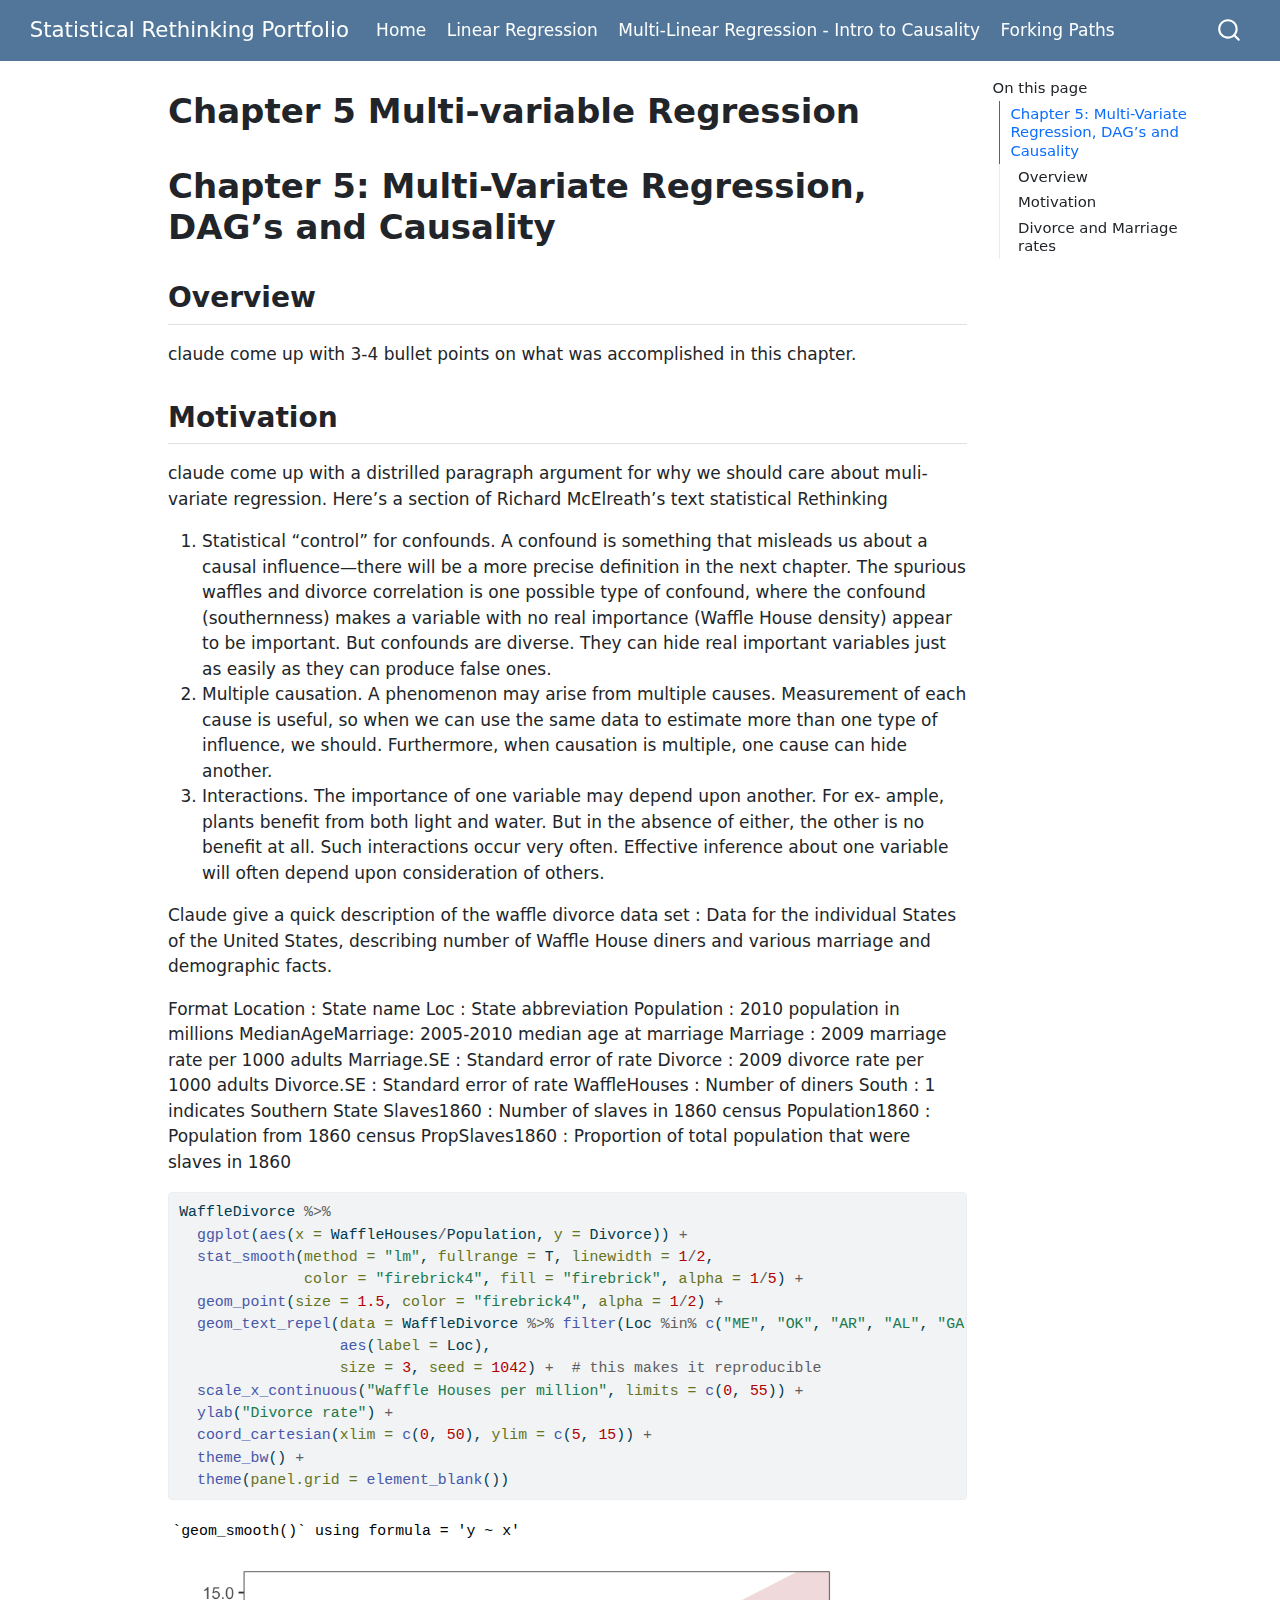
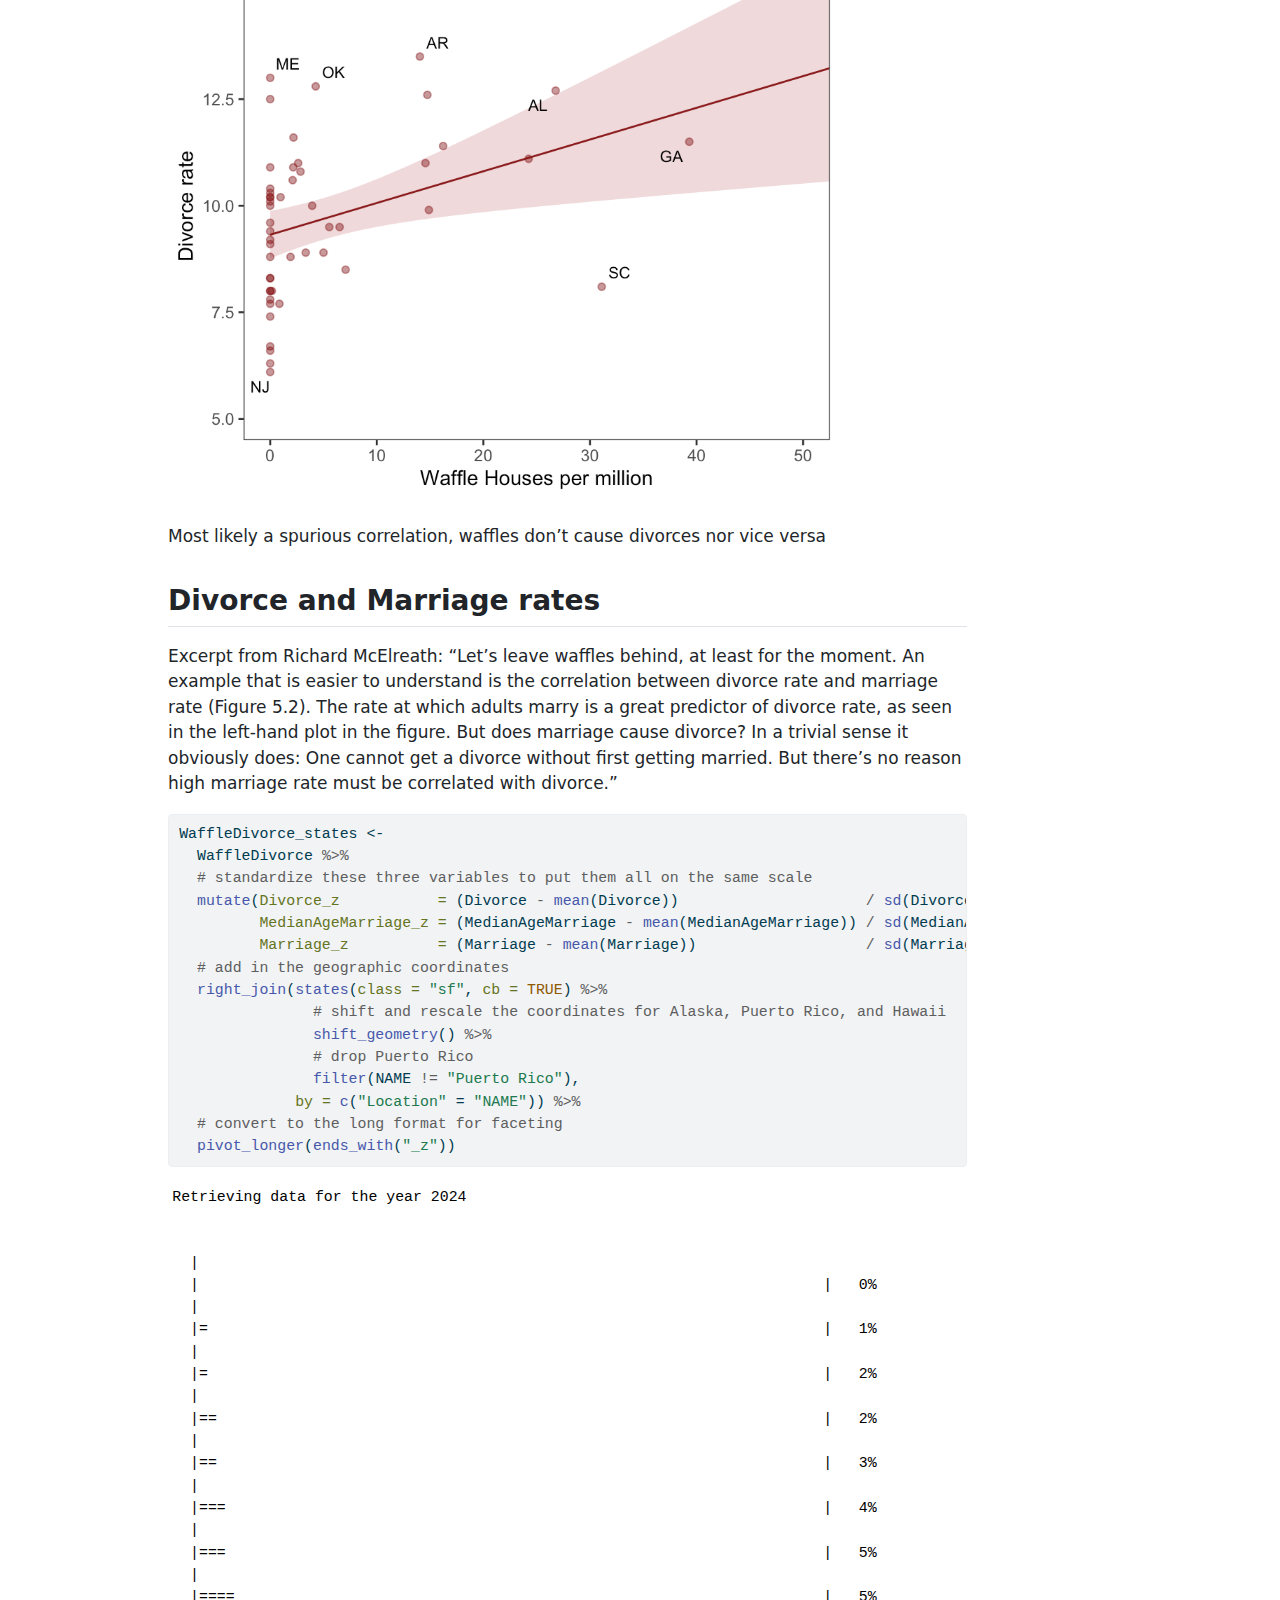
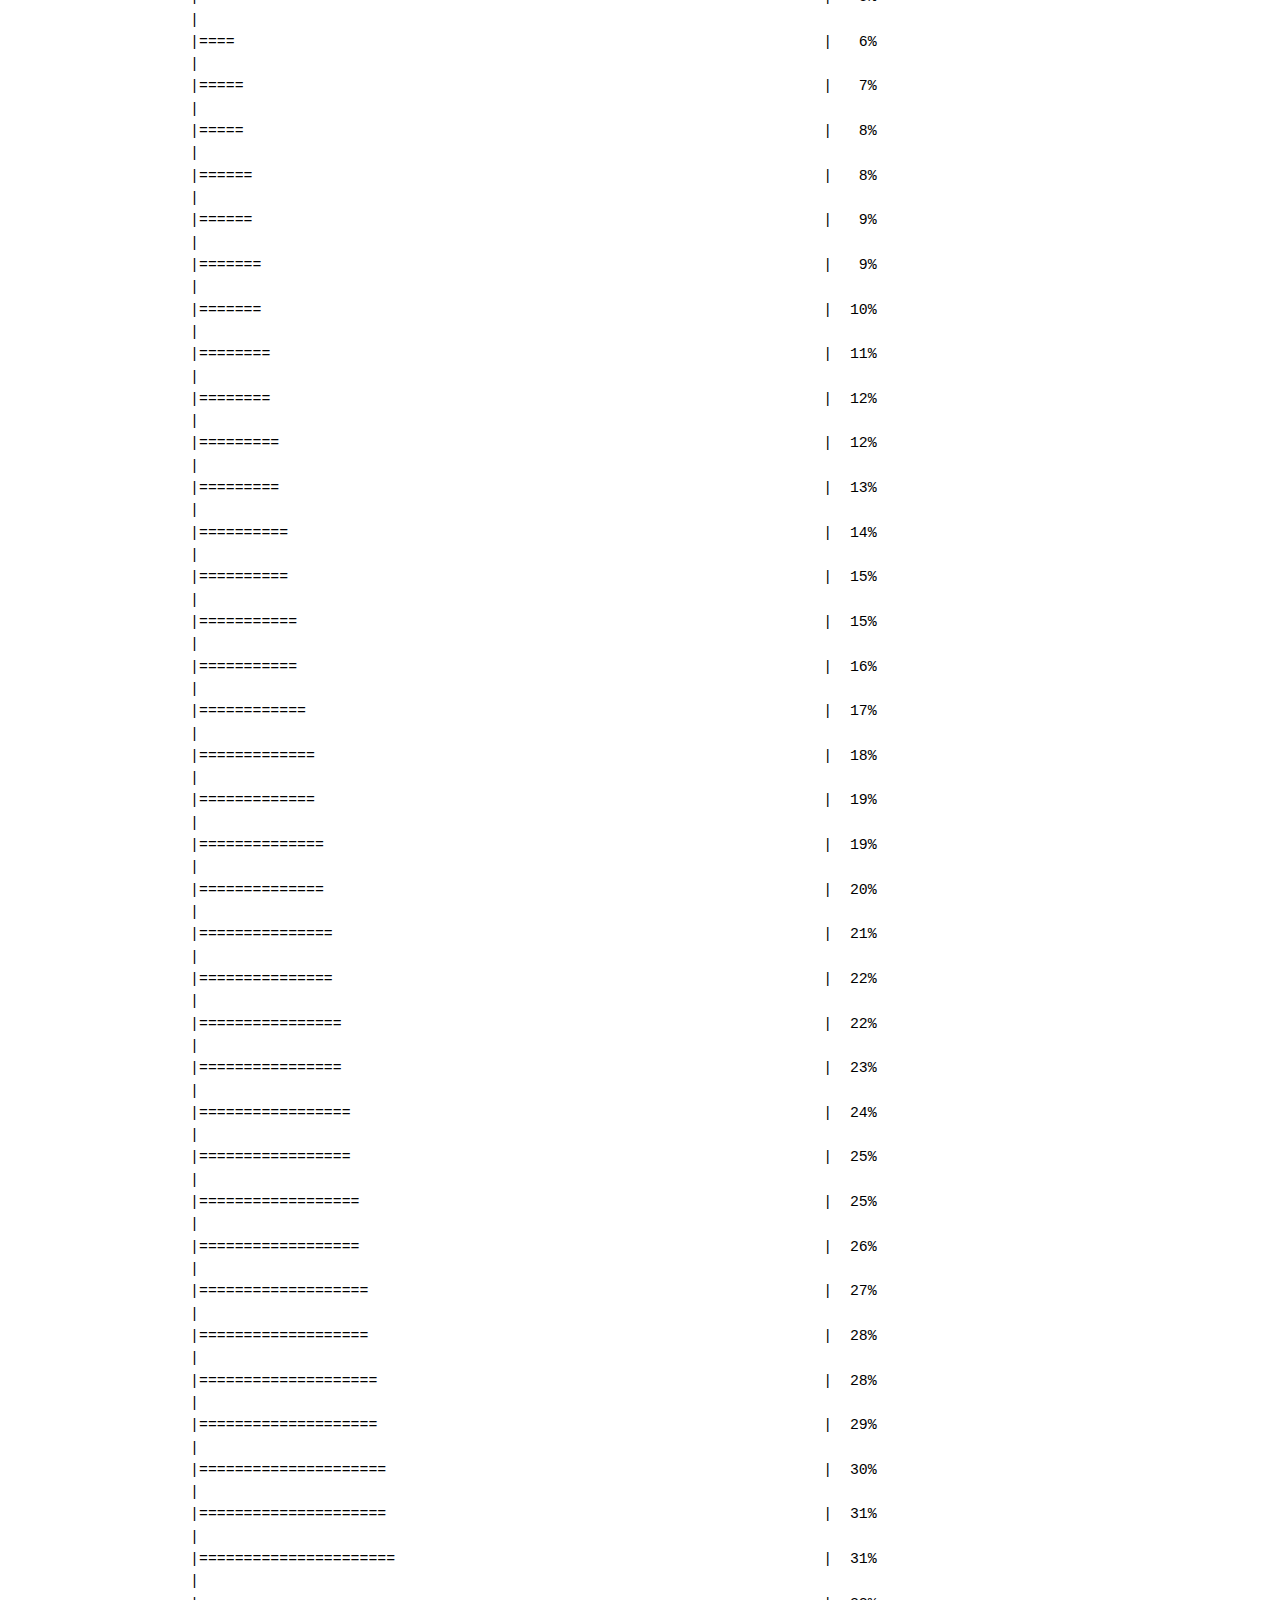
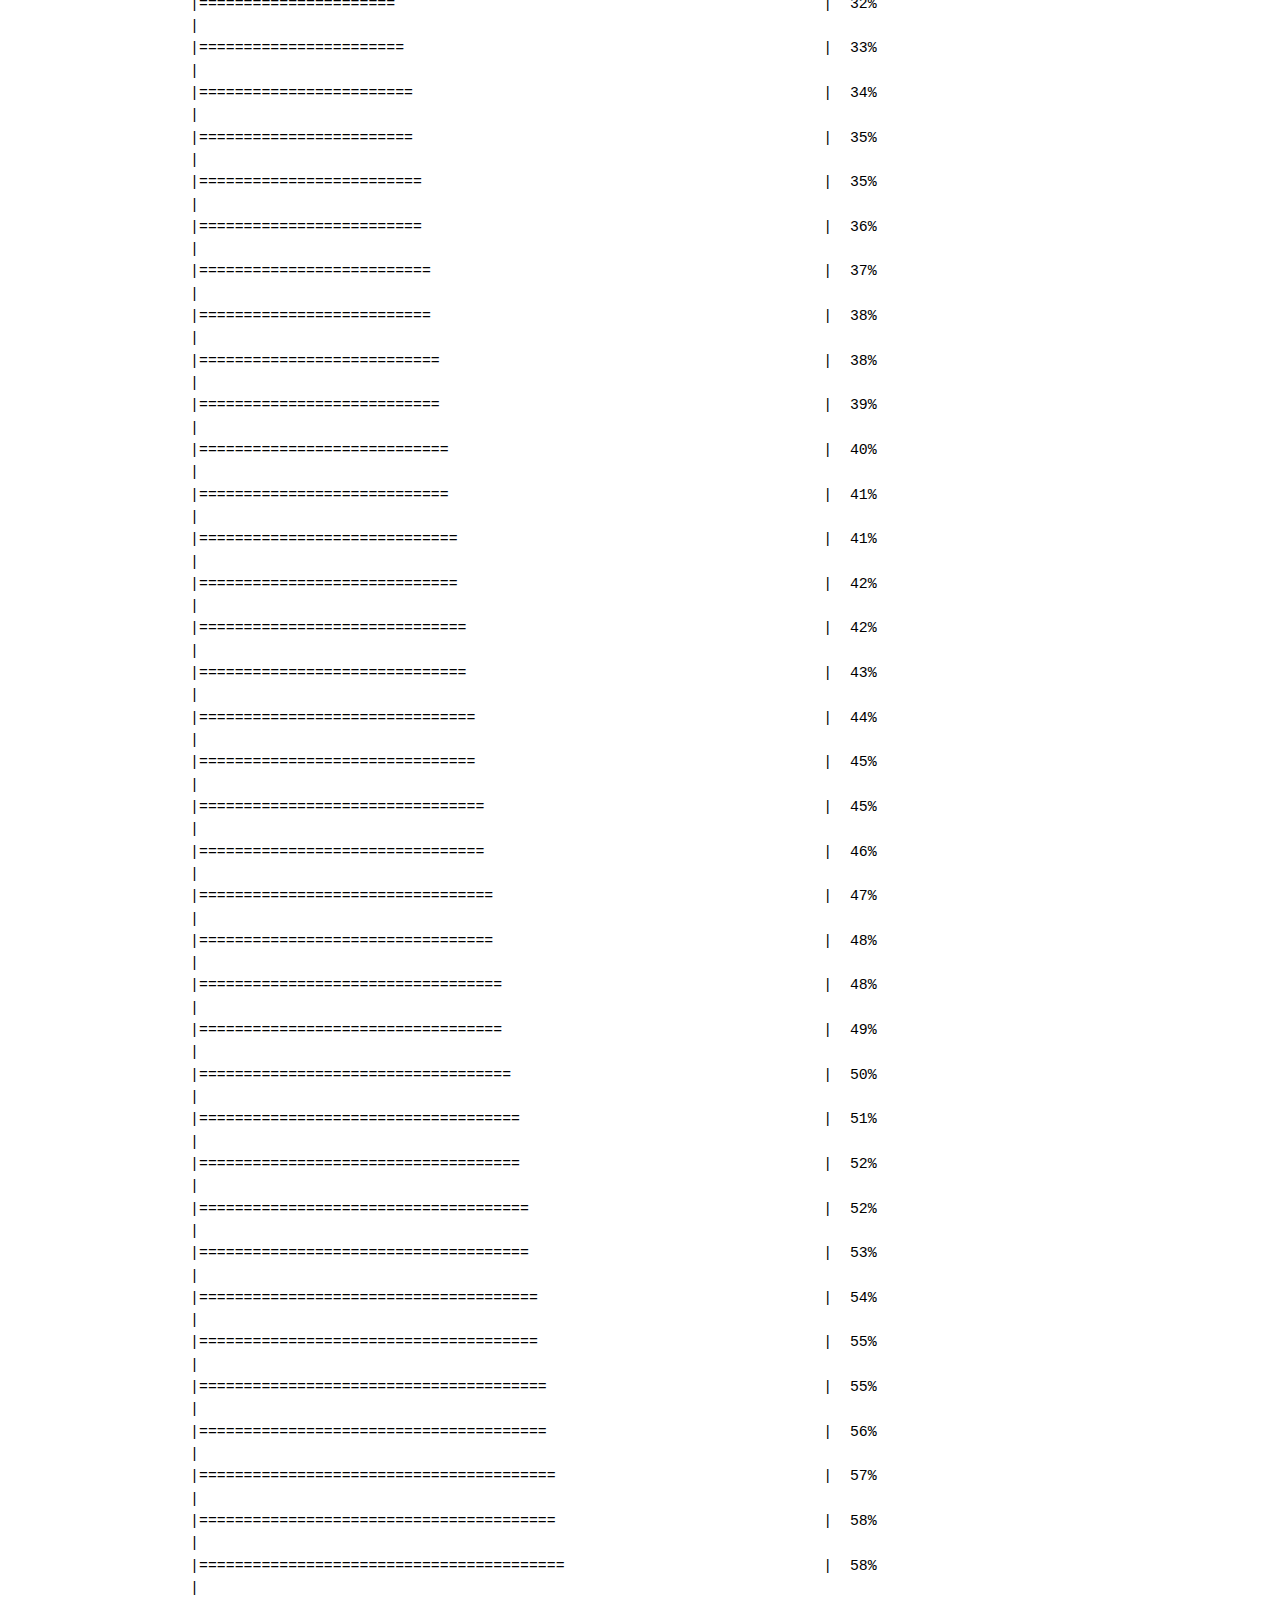
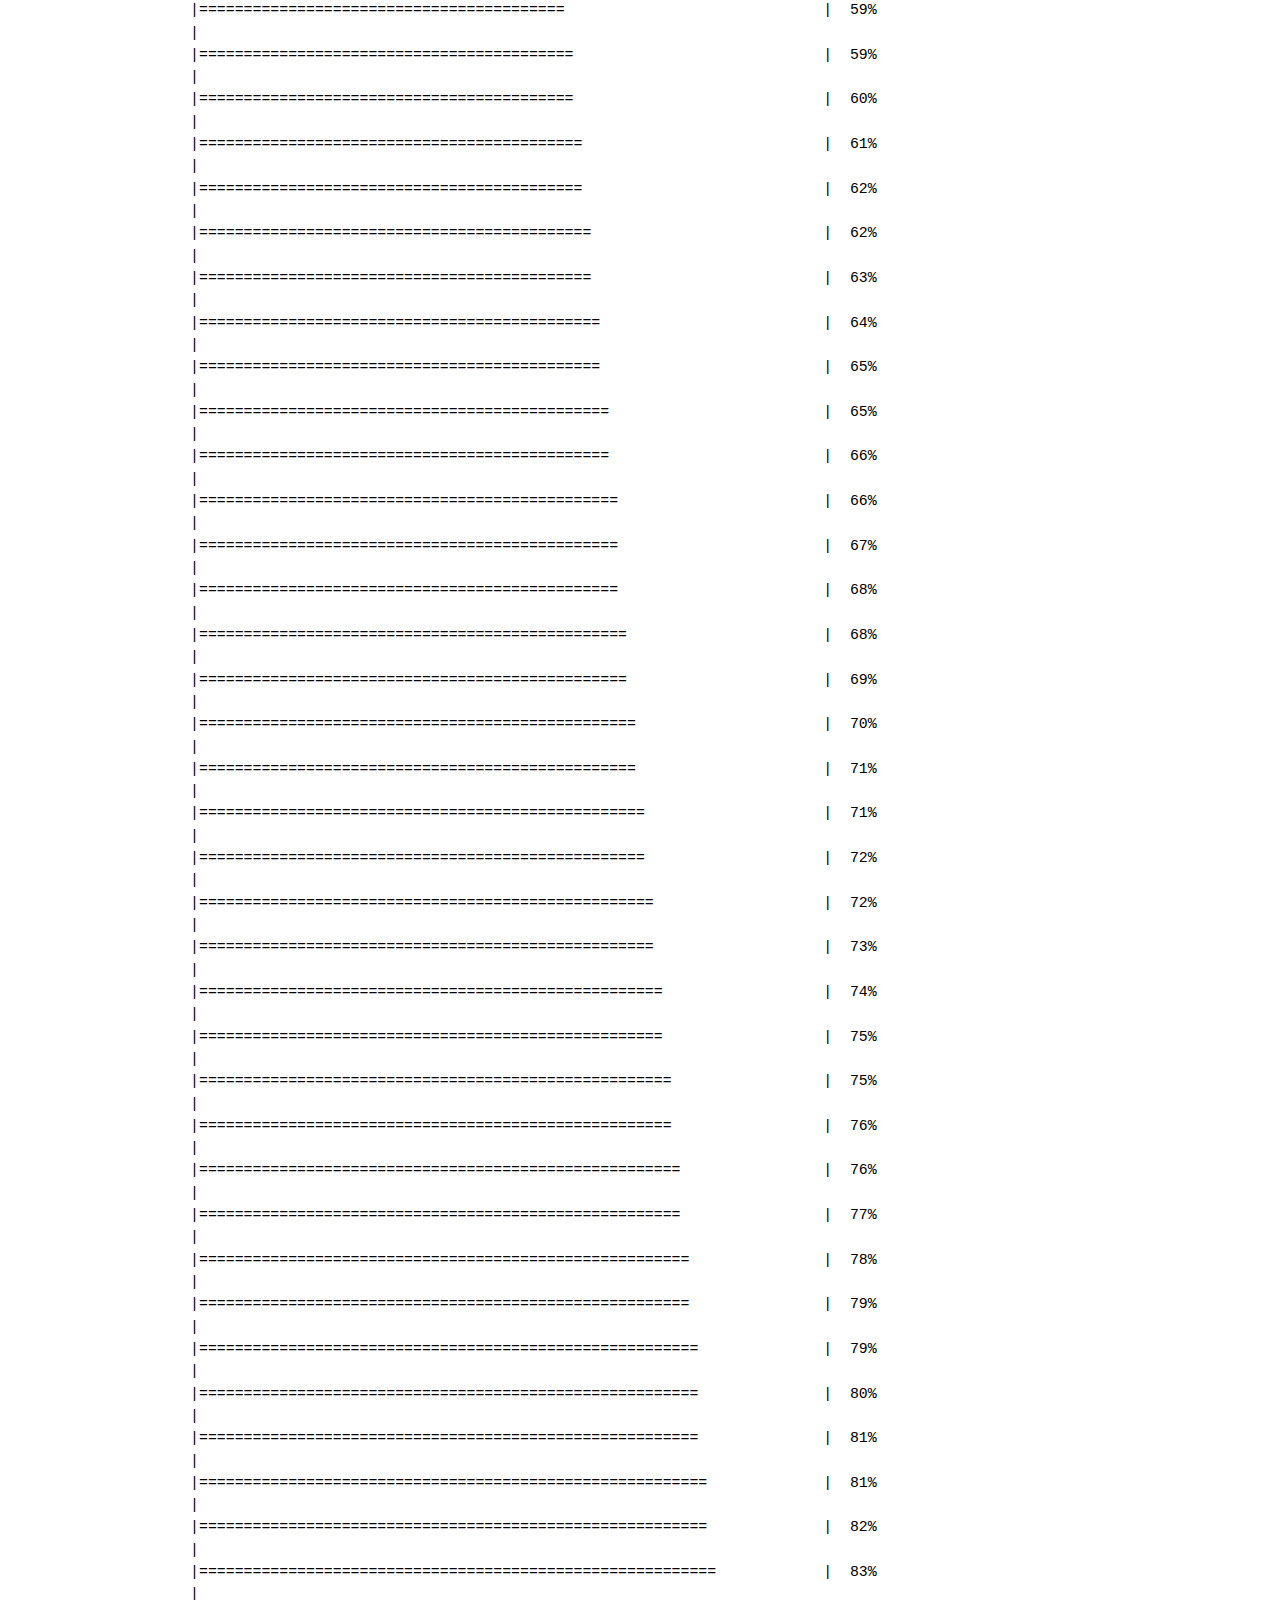
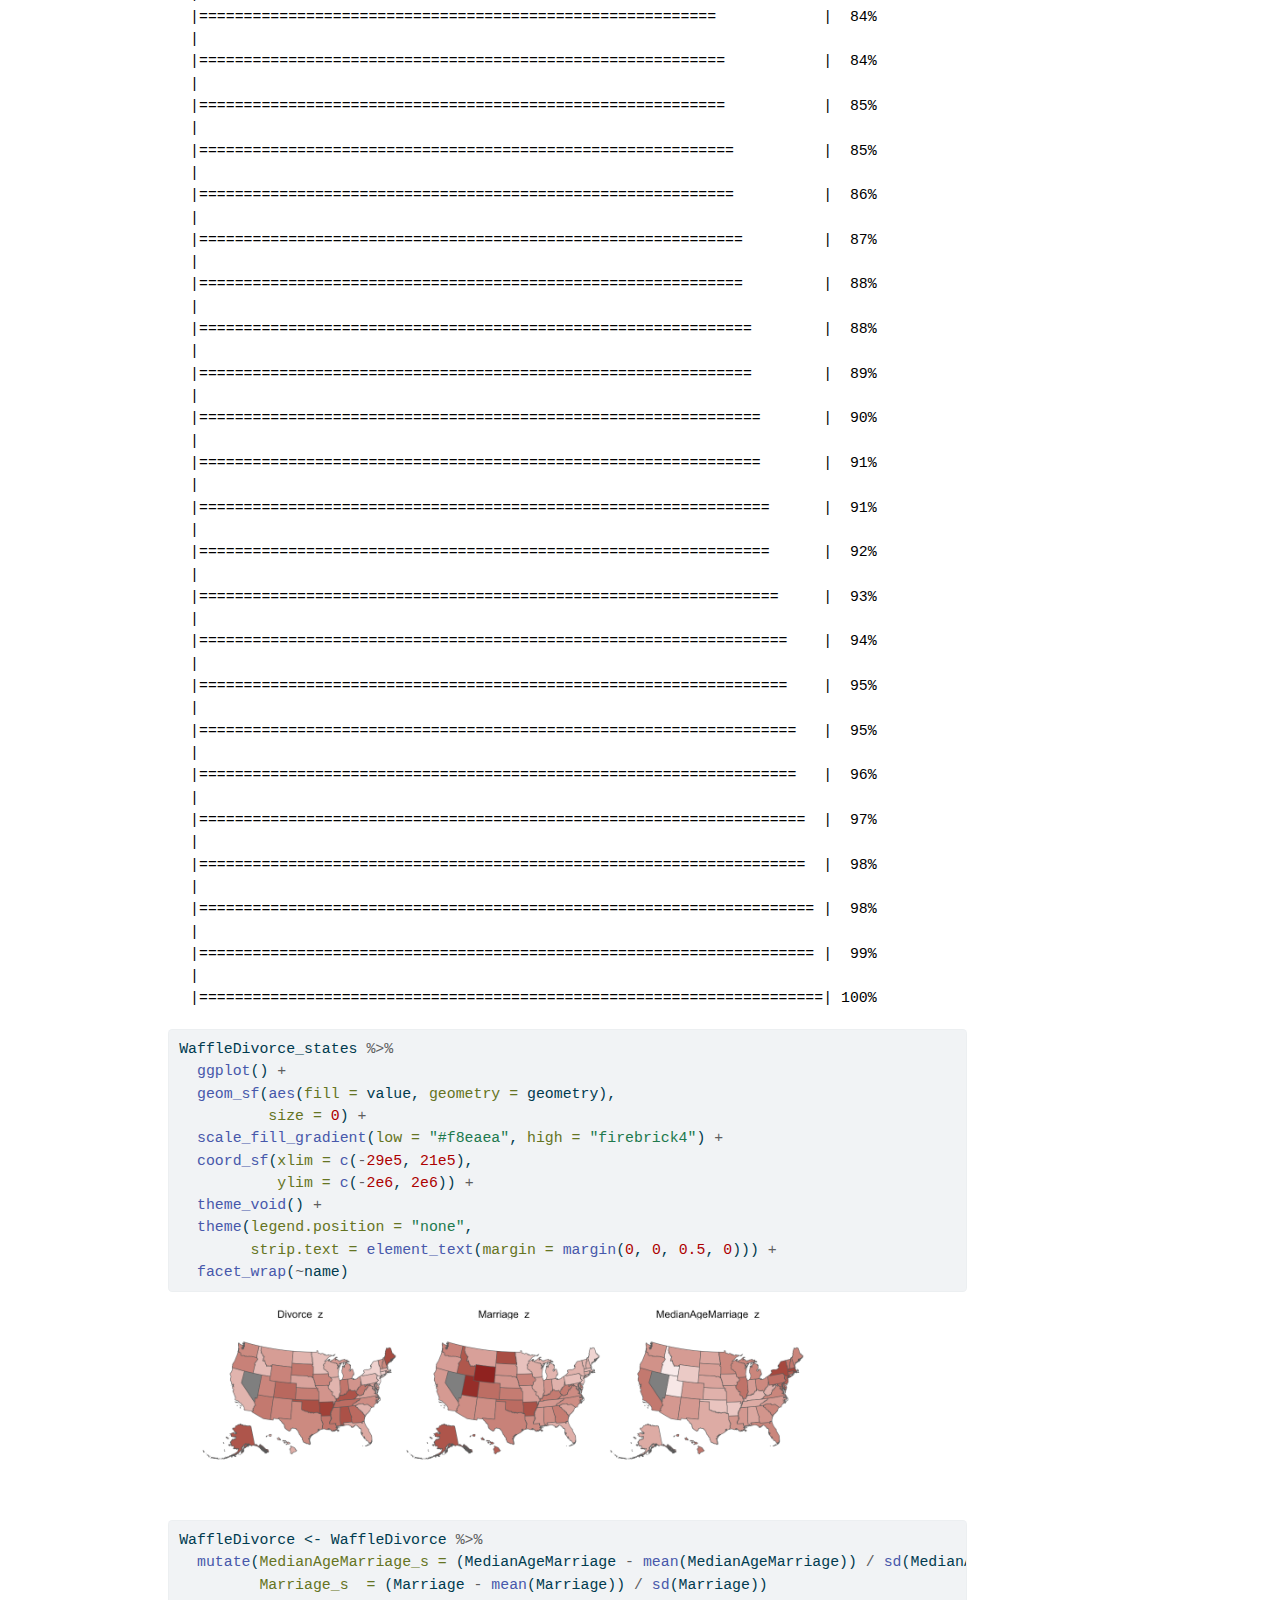
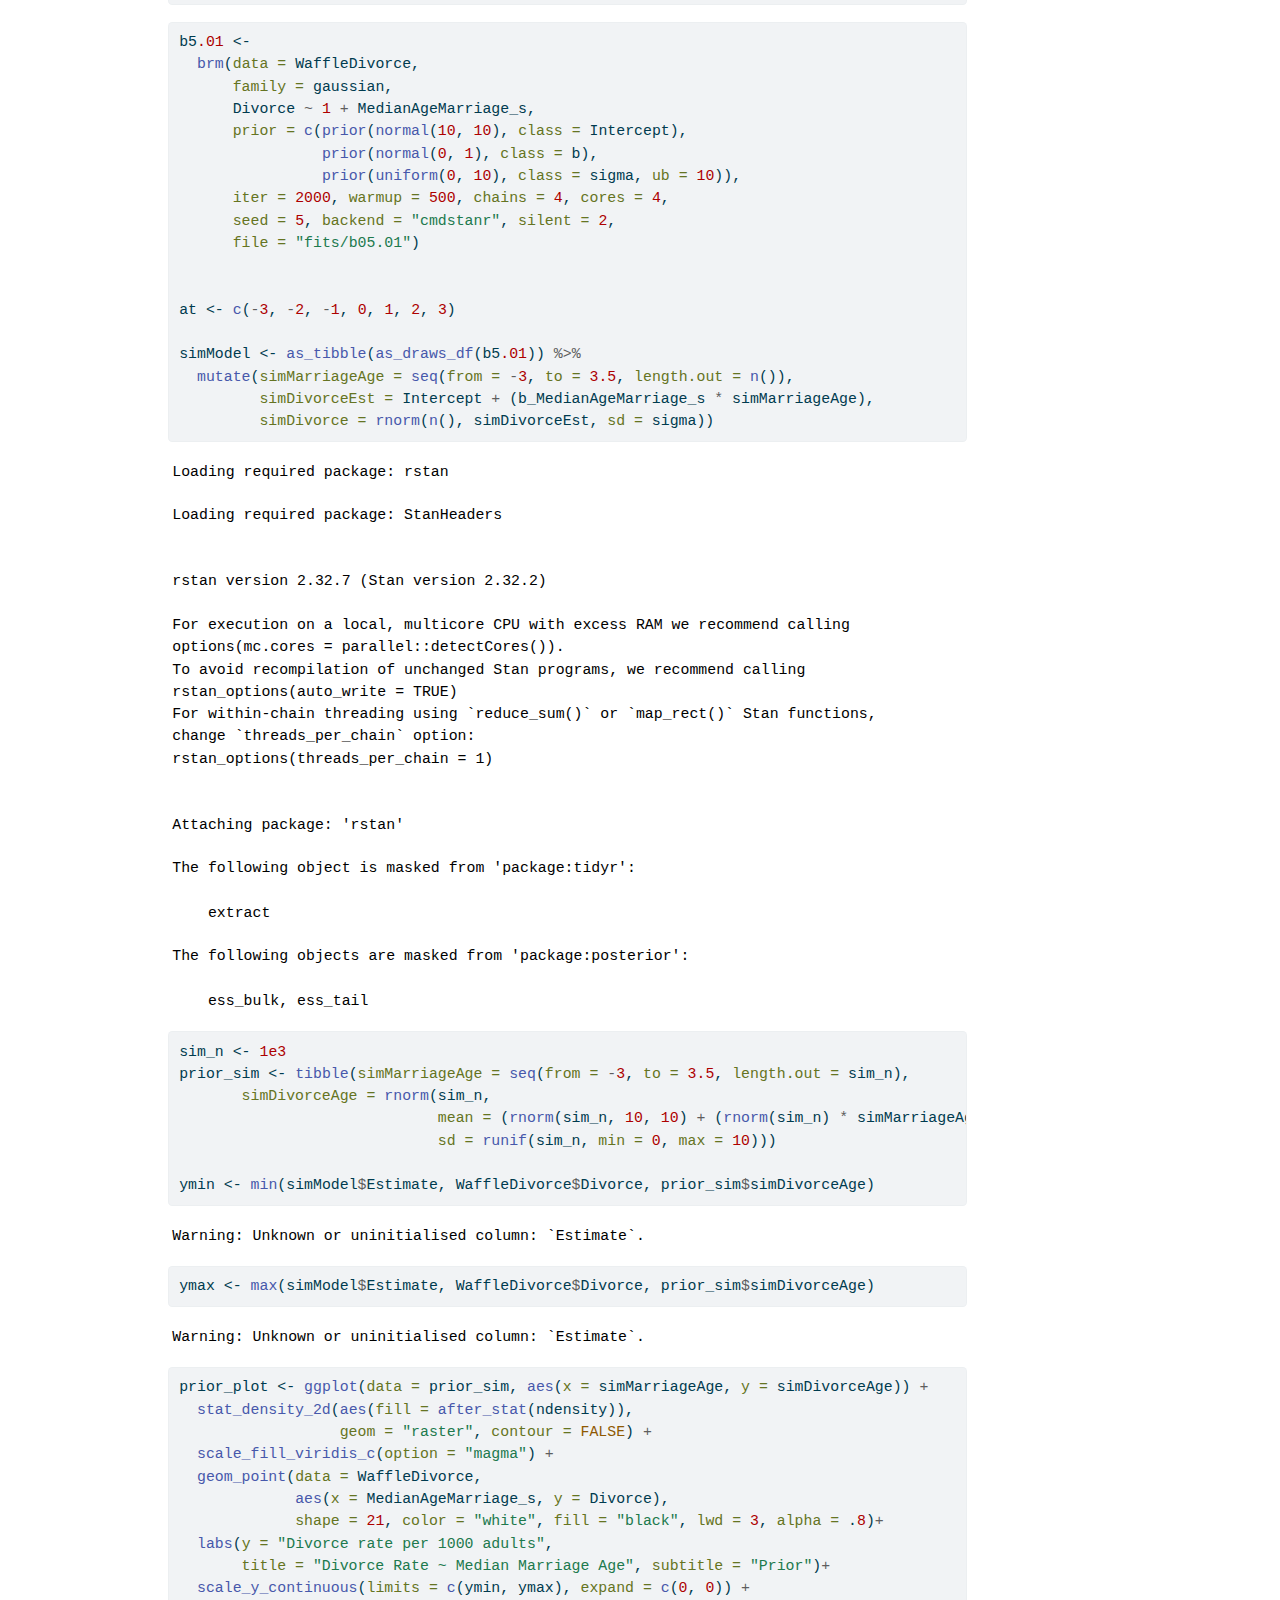
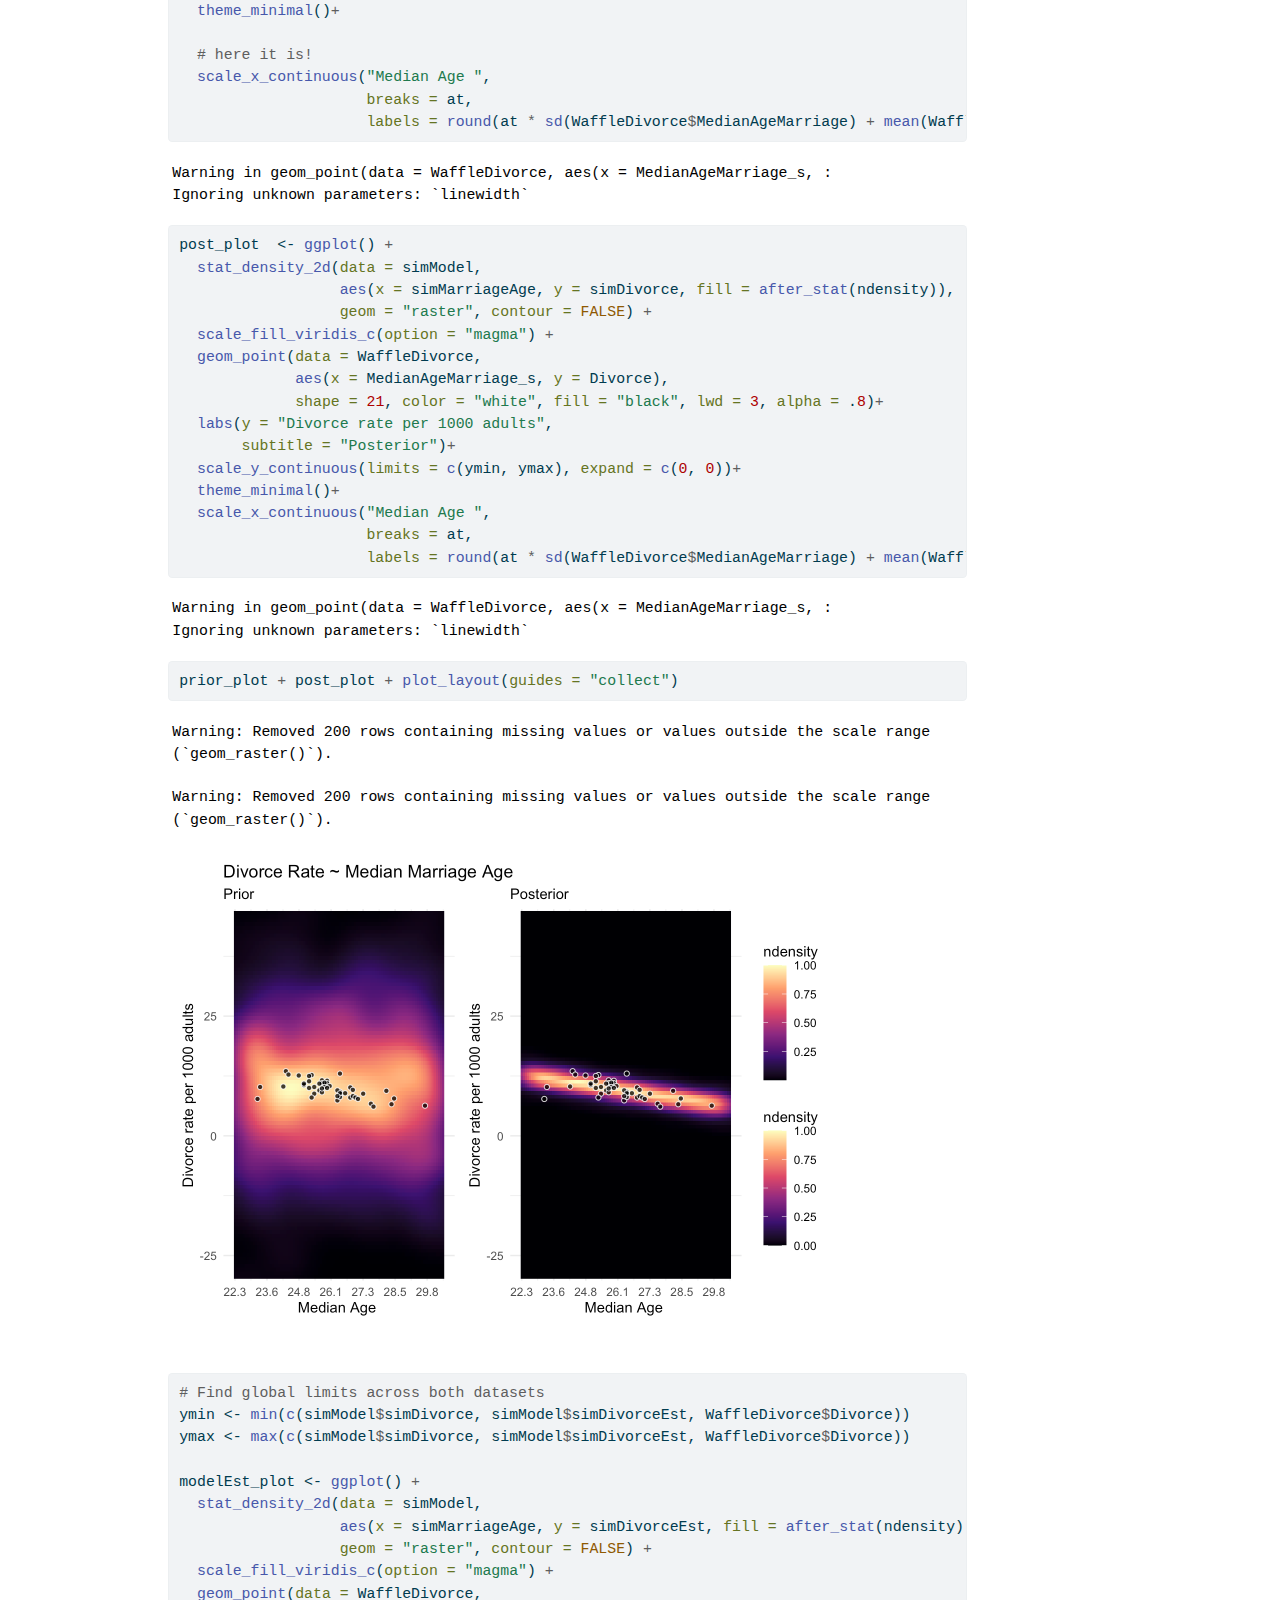
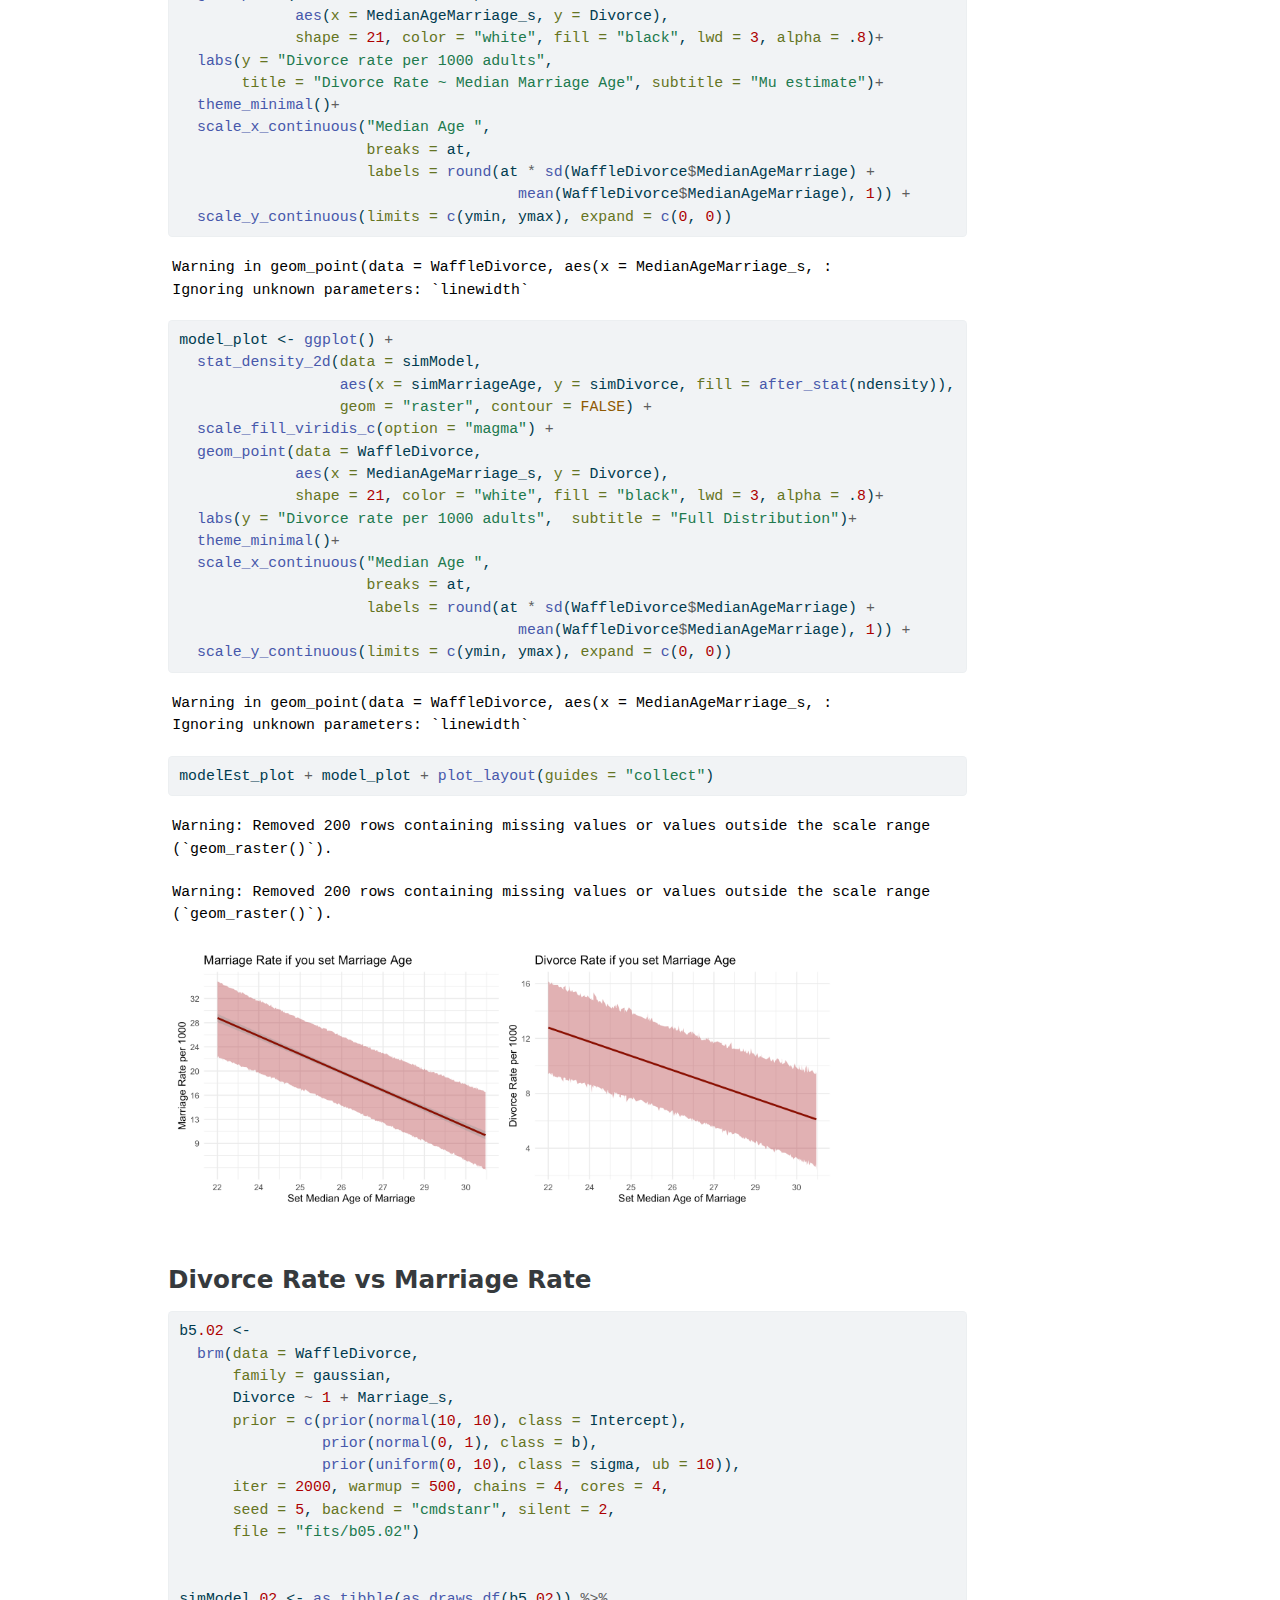
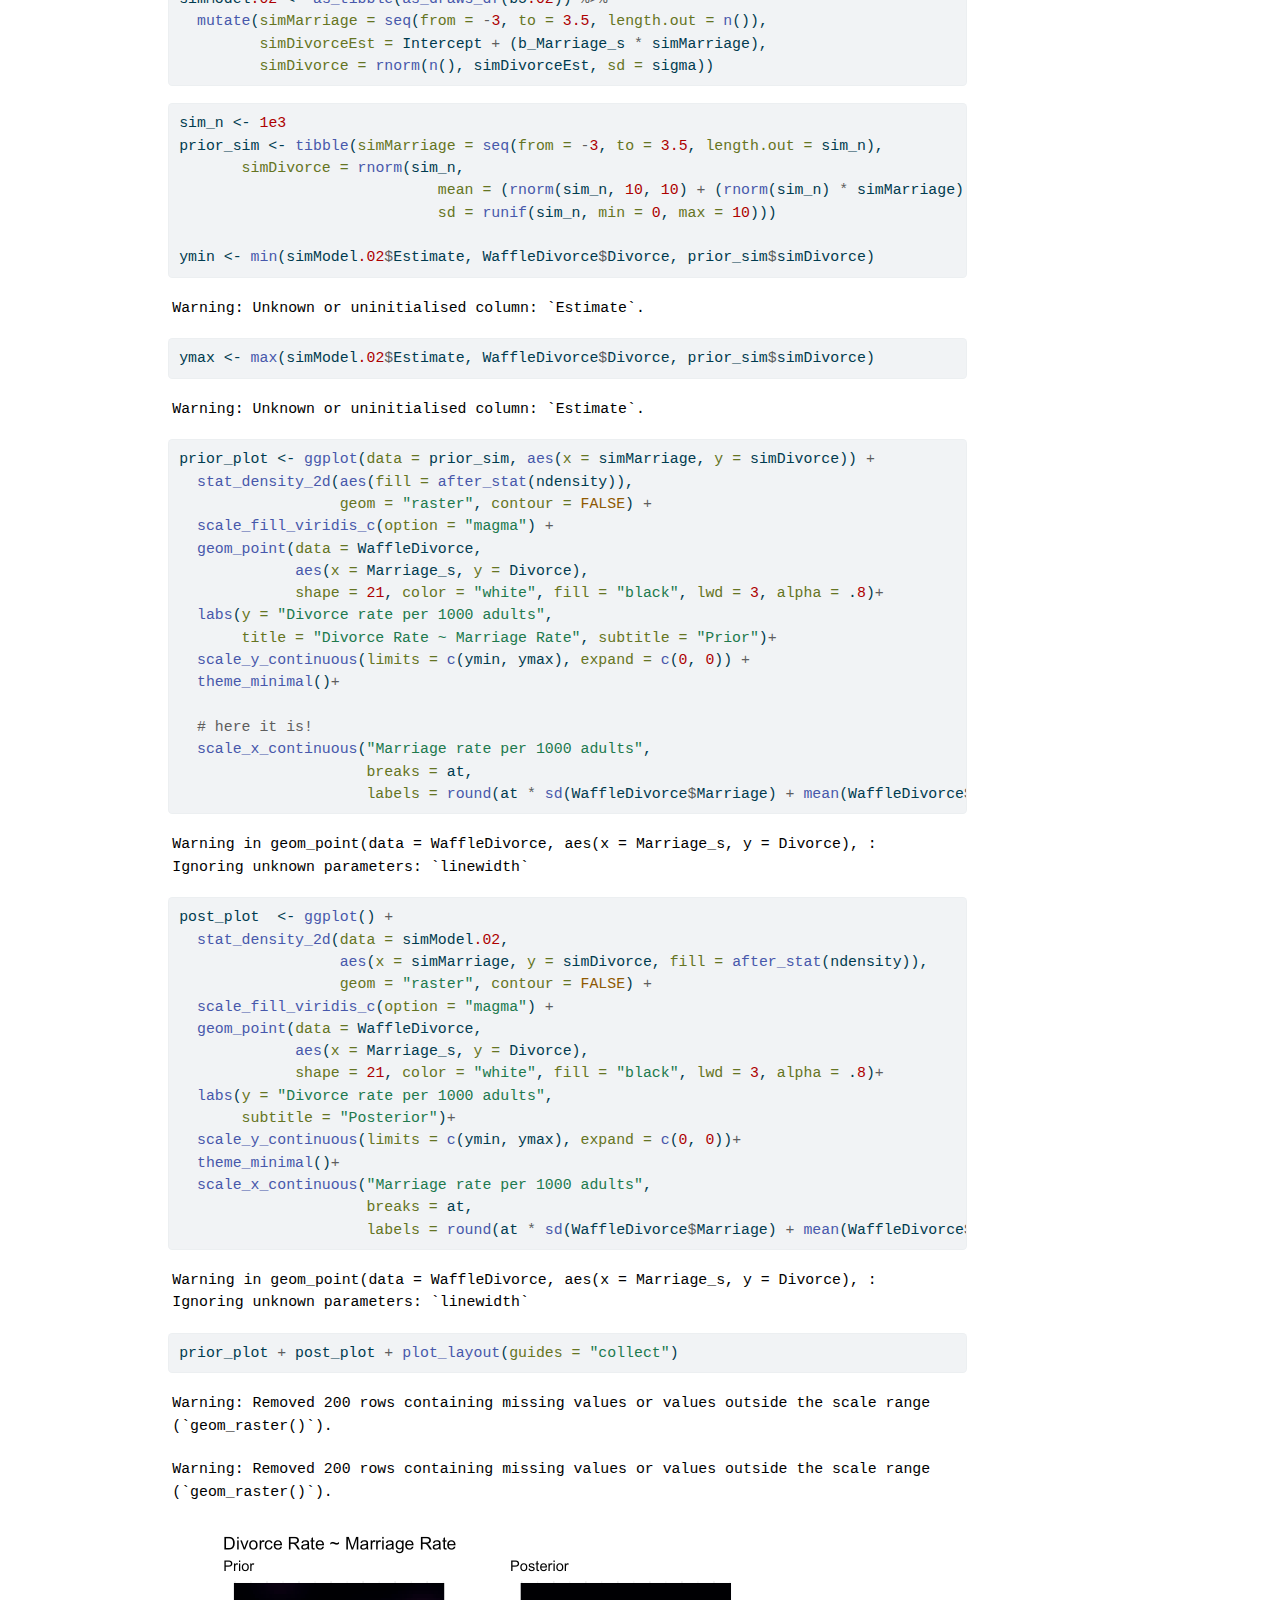
<file: ch5_multilinear.html>
<!DOCTYPE html>
<html xmlns="http://www.w3.org/1999/xhtml" lang="en" xml:lang="en"><head>

<meta charset="utf-8">
<meta name="generator" content="quarto-1.5.57">

<meta name="viewport" content="width=device-width, initial-scale=1.0, user-scalable=yes">


<title>Chapter 5 Multi-variable Regression – Statistical Rethinking Portfolio</title>
<style>
code{white-space: pre-wrap;}
span.smallcaps{font-variant: small-caps;}
div.columns{display: flex; gap: min(4vw, 1.5em);}
div.column{flex: auto; overflow-x: auto;}
div.hanging-indent{margin-left: 1.5em; text-indent: -1.5em;}
ul.task-list{list-style: none;}
ul.task-list li input[type="checkbox"] {
  width: 0.8em;
  margin: 0 0.8em 0.2em -1em; /* quarto-specific, see https://github.com/quarto-dev/quarto-cli/issues/4556 */ 
  vertical-align: middle;
}
/* CSS for syntax highlighting */
pre > code.sourceCode { white-space: pre; position: relative; }
pre > code.sourceCode > span { line-height: 1.25; }
pre > code.sourceCode > span:empty { height: 1.2em; }
.sourceCode { overflow: visible; }
code.sourceCode > span { color: inherit; text-decoration: inherit; }
div.sourceCode { margin: 1em 0; }
pre.sourceCode { margin: 0; }
@media screen {
div.sourceCode { overflow: auto; }
}
@media print {
pre > code.sourceCode { white-space: pre-wrap; }
pre > code.sourceCode > span { display: inline-block; text-indent: -5em; padding-left: 5em; }
}
pre.numberSource code
  { counter-reset: source-line 0; }
pre.numberSource code > span
  { position: relative; left: -4em; counter-increment: source-line; }
pre.numberSource code > span > a:first-child::before
  { content: counter(source-line);
    position: relative; left: -1em; text-align: right; vertical-align: baseline;
    border: none; display: inline-block;
    -webkit-touch-callout: none; -webkit-user-select: none;
    -khtml-user-select: none; -moz-user-select: none;
    -ms-user-select: none; user-select: none;
    padding: 0 4px; width: 4em;
  }
pre.numberSource { margin-left: 3em;  padding-left: 4px; }
div.sourceCode
  {   }
@media screen {
pre > code.sourceCode > span > a:first-child::before { text-decoration: underline; }
}
</style>


<script src="site_libs/quarto-nav/quarto-nav.js"></script>
<script src="site_libs/quarto-nav/headroom.min.js"></script>
<script src="site_libs/clipboard/clipboard.min.js"></script>
<script src="site_libs/quarto-search/autocomplete.umd.js"></script>
<script src="site_libs/quarto-search/fuse.min.js"></script>
<script src="site_libs/quarto-search/quarto-search.js"></script>
<meta name="quarto:offset" content="./">
<script src="site_libs/quarto-html/quarto.js"></script>
<script src="site_libs/quarto-html/popper.min.js"></script>
<script src="site_libs/quarto-html/tippy.umd.min.js"></script>
<script src="site_libs/quarto-html/anchor.min.js"></script>
<link href="site_libs/quarto-html/tippy.css" rel="stylesheet">
<link href="site_libs/quarto-html/quarto-syntax-highlighting.css" rel="stylesheet" id="quarto-text-highlighting-styles">
<script src="site_libs/bootstrap/bootstrap.min.js"></script>
<link href="site_libs/bootstrap/bootstrap-icons.css" rel="stylesheet">
<link href="site_libs/bootstrap/bootstrap.min.css" rel="stylesheet" id="quarto-bootstrap" data-mode="light">
<script id="quarto-search-options" type="application/json">{
  "location": "navbar",
  "copy-button": false,
  "collapse-after": 3,
  "panel-placement": "end",
  "type": "overlay",
  "limit": 50,
  "keyboard-shortcut": [
    "f",
    "/",
    "s"
  ],
  "show-item-context": false,
  "language": {
    "search-no-results-text": "No results",
    "search-matching-documents-text": "matching documents",
    "search-copy-link-title": "Copy link to search",
    "search-hide-matches-text": "Hide additional matches",
    "search-more-match-text": "more match in this document",
    "search-more-matches-text": "more matches in this document",
    "search-clear-button-title": "Clear",
    "search-text-placeholder": "",
    "search-detached-cancel-button-title": "Cancel",
    "search-submit-button-title": "Submit",
    "search-label": "Search"
  }
}</script>


</head>

<body class="nav-fixed">

<div id="quarto-search-results"></div>
  <header id="quarto-header" class="headroom fixed-top">
    <nav class="navbar navbar-expand-lg " data-bs-theme="dark">
      <div class="navbar-container container-fluid">
      <div class="navbar-brand-container mx-auto">
    <a class="navbar-brand" href="./index.html">
    <span class="navbar-title">Statistical Rethinking Portfolio</span>
    </a>
  </div>
            <div id="quarto-search" class="" title="Search"></div>
          <button class="navbar-toggler" type="button" data-bs-toggle="collapse" data-bs-target="#navbarCollapse" aria-controls="navbarCollapse" role="menu" aria-expanded="false" aria-label="Toggle navigation" onclick="if (window.quartoToggleHeadroom) { window.quartoToggleHeadroom(); }">
  <span class="navbar-toggler-icon"></span>
</button>
          <div class="collapse navbar-collapse" id="navbarCollapse">
            <ul class="navbar-nav navbar-nav-scroll me-auto">
  <li class="nav-item">
    <a class="nav-link" href="./index.html"> 
<span class="menu-text">Home</span></a>
  </li>  
  <li class="nav-item">
    <a class="nav-link" href="./ch4_linear_regression_polished.html"> 
<span class="menu-text">Linear Regression</span></a>
  </li>  
  <li class="nav-item">
    <a class="nav-link active" href="./ch5_multilinear.html" aria-current="page"> 
<span class="menu-text">Multi-Linear Regression - Intro to Causality</span></a>
  </li>  
  <li class="nav-item">
    <a class="nav-link" href="./forkingData.html"> 
<span class="menu-text">Forking Paths</span></a>
  </li>  
</ul>
          </div> <!-- /navcollapse -->
            <div class="quarto-navbar-tools">
</div>
      </div> <!-- /container-fluid -->
    </nav>
</header>
<!-- content -->
<div id="quarto-content" class="quarto-container page-columns page-rows-contents page-layout-article page-navbar">
<!-- sidebar -->
<!-- margin-sidebar -->
    <div id="quarto-margin-sidebar" class="sidebar margin-sidebar">
        <nav id="TOC" role="doc-toc" class="toc-active">
    <h2 id="toc-title">On this page</h2>
   
  <ul>
  <li><a href="#chapter-5-multi-variate-regression-dags-and-causality" id="toc-chapter-5-multi-variate-regression-dags-and-causality" class="nav-link active" data-scroll-target="#chapter-5-multi-variate-regression-dags-and-causality">Chapter 5: Multi-Variate Regression, DAG’s and Causality</a>
  <ul class="collapse">
  <li><a href="#overview" id="toc-overview" class="nav-link" data-scroll-target="#overview">Overview</a></li>
  <li><a href="#motivation" id="toc-motivation" class="nav-link" data-scroll-target="#motivation">Motivation</a></li>
  <li><a href="#divorce-and-marriage-rates" id="toc-divorce-and-marriage-rates" class="nav-link" data-scroll-target="#divorce-and-marriage-rates">Divorce and Marriage rates</a>
  <ul class="collapse">
  <li><a href="#divorce-rate-vs-marriage-rate" id="toc-divorce-rate-vs-marriage-rate" class="nav-link" data-scroll-target="#divorce-rate-vs-marriage-rate">Divorce Rate vs Marriage Rate</a></li>
  </ul></li>
  </ul></li>
  </ul>
</nav>
    </div>
<!-- main -->
<main class="content" id="quarto-document-content">

<header id="title-block-header" class="quarto-title-block default">
<div class="quarto-title">
<h1 class="title">Chapter 5 Multi-variable Regression</h1>
</div>



<div class="quarto-title-meta">

    
  
    
  </div>
  


</header>


<section id="chapter-5-multi-variate-regression-dags-and-causality" class="level1">
<h1>Chapter 5: Multi-Variate Regression, DAG’s and Causality</h1>
<section id="overview" class="level2">
<h2 class="anchored" data-anchor-id="overview">Overview</h2>
<p>claude come up with 3-4 bullet points on what was accomplished in this chapter.</p>
</section>
<section id="motivation" class="level2">
<h2 class="anchored" data-anchor-id="motivation">Motivation</h2>
<p>claude come up with a distrilled paragraph argument for why we should care about muli-variate regression. Here’s a section of Richard McElreath’s text statistical Rethinking</p>
<ol type="1">
<li>Statistical “control” for confounds. A confound is something that misleads us about a causal influence—there will be a more precise definition in the next chapter. The spurious waffles and divorce correlation is one possible type of confound, where the confound (southernness) makes a variable with no real importance (Waffle House density) appear to be important. But confounds are diverse. They can hide real important variables just as easily as they can produce false ones.</li>
<li>Multiple causation. A phenomenon may arise from multiple causes. Measurement of each cause is useful, so when we can use the same data to estimate more than one type of influence, we should. Furthermore, when causation is multiple, one cause can hide another.</li>
<li>Interactions. The importance of one variable may depend upon another. For ex- ample, plants benefit from both light and water. But in the absence of either, the other is no benefit at all. Such interactions occur very often. Effective inference about one variable will often depend upon consideration of others.</li>
</ol>
<p>Claude give a quick description of the waffle divorce data set : Data for the individual States of the United States, describing number of Waffle House diners and various marriage and demographic facts.</p>
<p>Format Location : State name Loc : State abbreviation Population : 2010 population in millions MedianAgeMarriage: 2005-2010 median age at marriage Marriage : 2009 marriage rate per 1000 adults Marriage.SE : Standard error of rate Divorce : 2009 divorce rate per 1000 adults Divorce.SE : Standard error of rate WaffleHouses : Number of diners South : 1 indicates Southern State Slaves1860 : Number of slaves in 1860 census Population1860 : Population from 1860 census PropSlaves1860 : Proportion of total population that were slaves in 1860</p>
<div class="cell">
<div class="sourceCode cell-code" id="cb1"><pre class="sourceCode r code-with-copy"><code class="sourceCode r"><span id="cb1-1"><a href="#cb1-1" aria-hidden="true" tabindex="-1"></a>WaffleDivorce <span class="sc">%&gt;%</span></span>
<span id="cb1-2"><a href="#cb1-2" aria-hidden="true" tabindex="-1"></a>  <span class="fu">ggplot</span>(<span class="fu">aes</span>(<span class="at">x =</span> WaffleHouses<span class="sc">/</span>Population, <span class="at">y =</span> Divorce)) <span class="sc">+</span></span>
<span id="cb1-3"><a href="#cb1-3" aria-hidden="true" tabindex="-1"></a>  <span class="fu">stat_smooth</span>(<span class="at">method =</span> <span class="st">"lm"</span>, <span class="at">fullrange =</span> T, <span class="at">linewidth =</span> <span class="dv">1</span><span class="sc">/</span><span class="dv">2</span>,</span>
<span id="cb1-4"><a href="#cb1-4" aria-hidden="true" tabindex="-1"></a>              <span class="at">color =</span> <span class="st">"firebrick4"</span>, <span class="at">fill =</span> <span class="st">"firebrick"</span>, <span class="at">alpha =</span> <span class="dv">1</span><span class="sc">/</span><span class="dv">5</span>) <span class="sc">+</span></span>
<span id="cb1-5"><a href="#cb1-5" aria-hidden="true" tabindex="-1"></a>  <span class="fu">geom_point</span>(<span class="at">size =</span> <span class="fl">1.5</span>, <span class="at">color =</span> <span class="st">"firebrick4"</span>, <span class="at">alpha =</span> <span class="dv">1</span><span class="sc">/</span><span class="dv">2</span>) <span class="sc">+</span></span>
<span id="cb1-6"><a href="#cb1-6" aria-hidden="true" tabindex="-1"></a>  <span class="fu">geom_text_repel</span>(<span class="at">data =</span> WaffleDivorce <span class="sc">%&gt;%</span> <span class="fu">filter</span>(Loc <span class="sc">%in%</span> <span class="fu">c</span>(<span class="st">"ME"</span>, <span class="st">"OK"</span>, <span class="st">"AR"</span>, <span class="st">"AL"</span>, <span class="st">"GA"</span>, <span class="st">"SC"</span>, <span class="st">"NJ"</span>)),  </span>
<span id="cb1-7"><a href="#cb1-7" aria-hidden="true" tabindex="-1"></a>                  <span class="fu">aes</span>(<span class="at">label =</span> Loc), </span>
<span id="cb1-8"><a href="#cb1-8" aria-hidden="true" tabindex="-1"></a>                  <span class="at">size =</span> <span class="dv">3</span>, <span class="at">seed =</span> <span class="dv">1042</span>) <span class="sc">+</span>  <span class="co"># this makes it reproducible</span></span>
<span id="cb1-9"><a href="#cb1-9" aria-hidden="true" tabindex="-1"></a>  <span class="fu">scale_x_continuous</span>(<span class="st">"Waffle Houses per million"</span>, <span class="at">limits =</span> <span class="fu">c</span>(<span class="dv">0</span>, <span class="dv">55</span>)) <span class="sc">+</span></span>
<span id="cb1-10"><a href="#cb1-10" aria-hidden="true" tabindex="-1"></a>  <span class="fu">ylab</span>(<span class="st">"Divorce rate"</span>) <span class="sc">+</span></span>
<span id="cb1-11"><a href="#cb1-11" aria-hidden="true" tabindex="-1"></a>  <span class="fu">coord_cartesian</span>(<span class="at">xlim =</span> <span class="fu">c</span>(<span class="dv">0</span>, <span class="dv">50</span>), <span class="at">ylim =</span> <span class="fu">c</span>(<span class="dv">5</span>, <span class="dv">15</span>)) <span class="sc">+</span></span>
<span id="cb1-12"><a href="#cb1-12" aria-hidden="true" tabindex="-1"></a>  <span class="fu">theme_bw</span>() <span class="sc">+</span></span>
<span id="cb1-13"><a href="#cb1-13" aria-hidden="true" tabindex="-1"></a>  <span class="fu">theme</span>(<span class="at">panel.grid =</span> <span class="fu">element_blank</span>())  </span></code><button title="Copy to Clipboard" class="code-copy-button"><i class="bi"></i></button></pre></div>
<div class="cell-output cell-output-stderr">
<pre><code>`geom_smooth()` using formula = 'y ~ x'</code></pre>
</div>
<div class="cell-output-display">
<div>
<figure class="figure">
<p><img src="ch5_multilinear_files/figure-html/plot waffle house vs divorce-1.png" class="img-fluid figure-img" width="672"></p>
</figure>
</div>
</div>
</div>
<p>Most likely a spurious correlation, waffles don’t cause divorces nor vice versa</p>
</section>
<section id="divorce-and-marriage-rates" class="level2">
<h2 class="anchored" data-anchor-id="divorce-and-marriage-rates">Divorce and Marriage rates</h2>
<p>Excerpt from Richard McElreath: “Let’s leave waffles behind, at least for the moment. An example that is easier to understand is the correlation between divorce rate and marriage rate (Figure 5.2). The rate at which adults marry is a great predictor of divorce rate, as seen in the left-hand plot in the figure. But does marriage cause divorce? In a trivial sense it obviously does: One cannot get a divorce without first getting married. But there’s no reason high marriage rate must be correlated with divorce.”</p>
<div class="cell">
<div class="sourceCode cell-code" id="cb3"><pre class="sourceCode r code-with-copy"><code class="sourceCode r"><span id="cb3-1"><a href="#cb3-1" aria-hidden="true" tabindex="-1"></a>WaffleDivorce_states <span class="ot">&lt;-</span> </span>
<span id="cb3-2"><a href="#cb3-2" aria-hidden="true" tabindex="-1"></a>  WaffleDivorce <span class="sc">%&gt;%</span> </span>
<span id="cb3-3"><a href="#cb3-3" aria-hidden="true" tabindex="-1"></a>  <span class="co"># standardize these three variables to put them all on the same scale</span></span>
<span id="cb3-4"><a href="#cb3-4" aria-hidden="true" tabindex="-1"></a>  <span class="fu">mutate</span>(<span class="at">Divorce_z           =</span> (Divorce <span class="sc">-</span> <span class="fu">mean</span>(Divorce))                     <span class="sc">/</span> <span class="fu">sd</span>(Divorce),</span>
<span id="cb3-5"><a href="#cb3-5" aria-hidden="true" tabindex="-1"></a>         <span class="at">MedianAgeMarriage_z =</span> (MedianAgeMarriage <span class="sc">-</span> <span class="fu">mean</span>(MedianAgeMarriage)) <span class="sc">/</span> <span class="fu">sd</span>(MedianAgeMarriage),</span>
<span id="cb3-6"><a href="#cb3-6" aria-hidden="true" tabindex="-1"></a>         <span class="at">Marriage_z          =</span> (Marriage <span class="sc">-</span> <span class="fu">mean</span>(Marriage))                   <span class="sc">/</span> <span class="fu">sd</span>(Marriage)) <span class="sc">%&gt;%</span> </span>
<span id="cb3-7"><a href="#cb3-7" aria-hidden="true" tabindex="-1"></a>  <span class="co"># add in the geographic coordinates</span></span>
<span id="cb3-8"><a href="#cb3-8" aria-hidden="true" tabindex="-1"></a>  <span class="fu">right_join</span>(<span class="fu">states</span>(<span class="at">class =</span> <span class="st">"sf"</span>, <span class="at">cb =</span> <span class="cn">TRUE</span>) <span class="sc">%&gt;%</span> </span>
<span id="cb3-9"><a href="#cb3-9" aria-hidden="true" tabindex="-1"></a>               <span class="co"># shift and rescale the coordinates for Alaska, Puerto Rico, and Hawaii</span></span>
<span id="cb3-10"><a href="#cb3-10" aria-hidden="true" tabindex="-1"></a>               <span class="fu">shift_geometry</span>() <span class="sc">%&gt;%</span></span>
<span id="cb3-11"><a href="#cb3-11" aria-hidden="true" tabindex="-1"></a>               <span class="co"># drop Puerto Rico</span></span>
<span id="cb3-12"><a href="#cb3-12" aria-hidden="true" tabindex="-1"></a>               <span class="fu">filter</span>(NAME <span class="sc">!=</span> <span class="st">"Puerto Rico"</span>), </span>
<span id="cb3-13"><a href="#cb3-13" aria-hidden="true" tabindex="-1"></a>             <span class="at">by =</span> <span class="fu">c</span>(<span class="st">"Location"</span> <span class="ot">=</span> <span class="st">"NAME"</span>)) <span class="sc">%&gt;%</span></span>
<span id="cb3-14"><a href="#cb3-14" aria-hidden="true" tabindex="-1"></a>  <span class="co"># convert to the long format for faceting</span></span>
<span id="cb3-15"><a href="#cb3-15" aria-hidden="true" tabindex="-1"></a>  <span class="fu">pivot_longer</span>(<span class="fu">ends_with</span>(<span class="st">"_z"</span>)) </span></code><button title="Copy to Clipboard" class="code-copy-button"><i class="bi"></i></button></pre></div>
<div class="cell-output cell-output-stderr">
<pre><code>Retrieving data for the year 2024</code></pre>
</div>
<div class="cell-output cell-output-stdout">
<pre><code>
  |                                                                            
  |                                                                      |   0%
  |                                                                            
  |=                                                                     |   1%
  |                                                                            
  |=                                                                     |   2%
  |                                                                            
  |==                                                                    |   2%
  |                                                                            
  |==                                                                    |   3%
  |                                                                            
  |===                                                                   |   4%
  |                                                                            
  |===                                                                   |   5%
  |                                                                            
  |====                                                                  |   5%
  |                                                                            
  |====                                                                  |   6%
  |                                                                            
  |=====                                                                 |   7%
  |                                                                            
  |=====                                                                 |   8%
  |                                                                            
  |======                                                                |   8%
  |                                                                            
  |======                                                                |   9%
  |                                                                            
  |=======                                                               |   9%
  |                                                                            
  |=======                                                               |  10%
  |                                                                            
  |========                                                              |  11%
  |                                                                            
  |========                                                              |  12%
  |                                                                            
  |=========                                                             |  12%
  |                                                                            
  |=========                                                             |  13%
  |                                                                            
  |==========                                                            |  14%
  |                                                                            
  |==========                                                            |  15%
  |                                                                            
  |===========                                                           |  15%
  |                                                                            
  |===========                                                           |  16%
  |                                                                            
  |============                                                          |  17%
  |                                                                            
  |=============                                                         |  18%
  |                                                                            
  |=============                                                         |  19%
  |                                                                            
  |==============                                                        |  19%
  |                                                                            
  |==============                                                        |  20%
  |                                                                            
  |===============                                                       |  21%
  |                                                                            
  |===============                                                       |  22%
  |                                                                            
  |================                                                      |  22%
  |                                                                            
  |================                                                      |  23%
  |                                                                            
  |=================                                                     |  24%
  |                                                                            
  |=================                                                     |  25%
  |                                                                            
  |==================                                                    |  25%
  |                                                                            
  |==================                                                    |  26%
  |                                                                            
  |===================                                                   |  27%
  |                                                                            
  |===================                                                   |  28%
  |                                                                            
  |====================                                                  |  28%
  |                                                                            
  |====================                                                  |  29%
  |                                                                            
  |=====================                                                 |  30%
  |                                                                            
  |=====================                                                 |  31%
  |                                                                            
  |======================                                                |  31%
  |                                                                            
  |======================                                                |  32%
  |                                                                            
  |=======================                                               |  33%
  |                                                                            
  |========================                                              |  34%
  |                                                                            
  |========================                                              |  35%
  |                                                                            
  |=========================                                             |  35%
  |                                                                            
  |=========================                                             |  36%
  |                                                                            
  |==========================                                            |  37%
  |                                                                            
  |==========================                                            |  38%
  |                                                                            
  |===========================                                           |  38%
  |                                                                            
  |===========================                                           |  39%
  |                                                                            
  |============================                                          |  40%
  |                                                                            
  |============================                                          |  41%
  |                                                                            
  |=============================                                         |  41%
  |                                                                            
  |=============================                                         |  42%
  |                                                                            
  |==============================                                        |  42%
  |                                                                            
  |==============================                                        |  43%
  |                                                                            
  |===============================                                       |  44%
  |                                                                            
  |===============================                                       |  45%
  |                                                                            
  |================================                                      |  45%
  |                                                                            
  |================================                                      |  46%
  |                                                                            
  |=================================                                     |  47%
  |                                                                            
  |=================================                                     |  48%
  |                                                                            
  |==================================                                    |  48%
  |                                                                            
  |==================================                                    |  49%
  |                                                                            
  |===================================                                   |  50%
  |                                                                            
  |====================================                                  |  51%
  |                                                                            
  |====================================                                  |  52%
  |                                                                            
  |=====================================                                 |  52%
  |                                                                            
  |=====================================                                 |  53%
  |                                                                            
  |======================================                                |  54%
  |                                                                            
  |======================================                                |  55%
  |                                                                            
  |=======================================                               |  55%
  |                                                                            
  |=======================================                               |  56%
  |                                                                            
  |========================================                              |  57%
  |                                                                            
  |========================================                              |  58%
  |                                                                            
  |=========================================                             |  58%
  |                                                                            
  |=========================================                             |  59%
  |                                                                            
  |==========================================                            |  59%
  |                                                                            
  |==========================================                            |  60%
  |                                                                            
  |===========================================                           |  61%
  |                                                                            
  |===========================================                           |  62%
  |                                                                            
  |============================================                          |  62%
  |                                                                            
  |============================================                          |  63%
  |                                                                            
  |=============================================                         |  64%
  |                                                                            
  |=============================================                         |  65%
  |                                                                            
  |==============================================                        |  65%
  |                                                                            
  |==============================================                        |  66%
  |                                                                            
  |===============================================                       |  66%
  |                                                                            
  |===============================================                       |  67%
  |                                                                            
  |===============================================                       |  68%
  |                                                                            
  |================================================                      |  68%
  |                                                                            
  |================================================                      |  69%
  |                                                                            
  |=================================================                     |  70%
  |                                                                            
  |=================================================                     |  71%
  |                                                                            
  |==================================================                    |  71%
  |                                                                            
  |==================================================                    |  72%
  |                                                                            
  |===================================================                   |  72%
  |                                                                            
  |===================================================                   |  73%
  |                                                                            
  |====================================================                  |  74%
  |                                                                            
  |====================================================                  |  75%
  |                                                                            
  |=====================================================                 |  75%
  |                                                                            
  |=====================================================                 |  76%
  |                                                                            
  |======================================================                |  76%
  |                                                                            
  |======================================================                |  77%
  |                                                                            
  |=======================================================               |  78%
  |                                                                            
  |=======================================================               |  79%
  |                                                                            
  |========================================================              |  79%
  |                                                                            
  |========================================================              |  80%
  |                                                                            
  |========================================================              |  81%
  |                                                                            
  |=========================================================             |  81%
  |                                                                            
  |=========================================================             |  82%
  |                                                                            
  |==========================================================            |  83%
  |                                                                            
  |==========================================================            |  84%
  |                                                                            
  |===========================================================           |  84%
  |                                                                            
  |===========================================================           |  85%
  |                                                                            
  |============================================================          |  85%
  |                                                                            
  |============================================================          |  86%
  |                                                                            
  |=============================================================         |  87%
  |                                                                            
  |=============================================================         |  88%
  |                                                                            
  |==============================================================        |  88%
  |                                                                            
  |==============================================================        |  89%
  |                                                                            
  |===============================================================       |  90%
  |                                                                            
  |===============================================================       |  91%
  |                                                                            
  |================================================================      |  91%
  |                                                                            
  |================================================================      |  92%
  |                                                                            
  |=================================================================     |  93%
  |                                                                            
  |==================================================================    |  94%
  |                                                                            
  |==================================================================    |  95%
  |                                                                            
  |===================================================================   |  95%
  |                                                                            
  |===================================================================   |  96%
  |                                                                            
  |====================================================================  |  97%
  |                                                                            
  |====================================================================  |  98%
  |                                                                            
  |===================================================================== |  98%
  |                                                                            
  |===================================================================== |  99%
  |                                                                            
  |======================================================================| 100%</code></pre>
</div>
<div class="sourceCode cell-code" id="cb6"><pre class="sourceCode r code-with-copy"><code class="sourceCode r"><span id="cb6-1"><a href="#cb6-1" aria-hidden="true" tabindex="-1"></a>WaffleDivorce_states <span class="sc">%&gt;%</span> </span>
<span id="cb6-2"><a href="#cb6-2" aria-hidden="true" tabindex="-1"></a>  <span class="fu">ggplot</span>() <span class="sc">+</span></span>
<span id="cb6-3"><a href="#cb6-3" aria-hidden="true" tabindex="-1"></a>  <span class="fu">geom_sf</span>(<span class="fu">aes</span>(<span class="at">fill =</span> value, <span class="at">geometry =</span> geometry),</span>
<span id="cb6-4"><a href="#cb6-4" aria-hidden="true" tabindex="-1"></a>          <span class="at">size =</span> <span class="dv">0</span>) <span class="sc">+</span></span>
<span id="cb6-5"><a href="#cb6-5" aria-hidden="true" tabindex="-1"></a>  <span class="fu">scale_fill_gradient</span>(<span class="at">low =</span> <span class="st">"#f8eaea"</span>, <span class="at">high =</span> <span class="st">"firebrick4"</span>) <span class="sc">+</span></span>
<span id="cb6-6"><a href="#cb6-6" aria-hidden="true" tabindex="-1"></a>  <span class="fu">coord_sf</span>(<span class="at">xlim =</span> <span class="fu">c</span>(<span class="sc">-</span><span class="fl">29e5</span>, <span class="fl">21e5</span>),</span>
<span id="cb6-7"><a href="#cb6-7" aria-hidden="true" tabindex="-1"></a>           <span class="at">ylim =</span> <span class="fu">c</span>(<span class="sc">-</span><span class="fl">2e6</span>, <span class="fl">2e6</span>)) <span class="sc">+</span></span>
<span id="cb6-8"><a href="#cb6-8" aria-hidden="true" tabindex="-1"></a>  <span class="fu">theme_void</span>() <span class="sc">+</span></span>
<span id="cb6-9"><a href="#cb6-9" aria-hidden="true" tabindex="-1"></a>  <span class="fu">theme</span>(<span class="at">legend.position =</span> <span class="st">"none"</span>,</span>
<span id="cb6-10"><a href="#cb6-10" aria-hidden="true" tabindex="-1"></a>        <span class="at">strip.text =</span> <span class="fu">element_text</span>(<span class="at">margin =</span> <span class="fu">margin</span>(<span class="dv">0</span>, <span class="dv">0</span>, <span class="fl">0.5</span>, <span class="dv">0</span>))) <span class="sc">+</span></span>
<span id="cb6-11"><a href="#cb6-11" aria-hidden="true" tabindex="-1"></a>  <span class="fu">facet_wrap</span>(<span class="sc">~</span>name) </span></code><button title="Copy to Clipboard" class="code-copy-button"><i class="bi"></i></button></pre></div>
<div class="cell-output-display">
<div>
<figure class="figure">
<p><img src="ch5_multilinear_files/figure-html/plot marriage/divorce on US map-1.png" class="img-fluid figure-img" width="672"></p>
</figure>
</div>
</div>
</div>
<div class="cell">
<div class="sourceCode cell-code" id="cb7"><pre class="sourceCode r code-with-copy"><code class="sourceCode r"><span id="cb7-1"><a href="#cb7-1" aria-hidden="true" tabindex="-1"></a>WaffleDivorce <span class="ot">&lt;-</span> WaffleDivorce <span class="sc">%&gt;%</span></span>
<span id="cb7-2"><a href="#cb7-2" aria-hidden="true" tabindex="-1"></a>  <span class="fu">mutate</span>(<span class="at">MedianAgeMarriage_s =</span> (MedianAgeMarriage <span class="sc">-</span> <span class="fu">mean</span>(MedianAgeMarriage)) <span class="sc">/</span> <span class="fu">sd</span>(MedianAgeMarriage),</span>
<span id="cb7-3"><a href="#cb7-3" aria-hidden="true" tabindex="-1"></a>         <span class="at">Marriage_s  =</span> (Marriage <span class="sc">-</span> <span class="fu">mean</span>(Marriage)) <span class="sc">/</span> <span class="fu">sd</span>(Marriage))</span></code><button title="Copy to Clipboard" class="code-copy-button"><i class="bi"></i></button></pre></div>
</div>
<div class="cell">
<div class="sourceCode cell-code" id="cb8"><pre class="sourceCode r code-with-copy"><code class="sourceCode r"><span id="cb8-1"><a href="#cb8-1" aria-hidden="true" tabindex="-1"></a>b5<span class="fl">.01</span> <span class="ot">&lt;-</span> </span>
<span id="cb8-2"><a href="#cb8-2" aria-hidden="true" tabindex="-1"></a>  <span class="fu">brm</span>(<span class="at">data =</span> WaffleDivorce, </span>
<span id="cb8-3"><a href="#cb8-3" aria-hidden="true" tabindex="-1"></a>      <span class="at">family =</span> gaussian,</span>
<span id="cb8-4"><a href="#cb8-4" aria-hidden="true" tabindex="-1"></a>      Divorce <span class="sc">~</span> <span class="dv">1</span> <span class="sc">+</span> MedianAgeMarriage_s,</span>
<span id="cb8-5"><a href="#cb8-5" aria-hidden="true" tabindex="-1"></a>      <span class="at">prior =</span> <span class="fu">c</span>(<span class="fu">prior</span>(<span class="fu">normal</span>(<span class="dv">10</span>, <span class="dv">10</span>), <span class="at">class =</span> Intercept),</span>
<span id="cb8-6"><a href="#cb8-6" aria-hidden="true" tabindex="-1"></a>                <span class="fu">prior</span>(<span class="fu">normal</span>(<span class="dv">0</span>, <span class="dv">1</span>), <span class="at">class =</span> b),</span>
<span id="cb8-7"><a href="#cb8-7" aria-hidden="true" tabindex="-1"></a>                <span class="fu">prior</span>(<span class="fu">uniform</span>(<span class="dv">0</span>, <span class="dv">10</span>), <span class="at">class =</span> sigma, <span class="at">ub =</span> <span class="dv">10</span>)),</span>
<span id="cb8-8"><a href="#cb8-8" aria-hidden="true" tabindex="-1"></a>      <span class="at">iter =</span> <span class="dv">2000</span>, <span class="at">warmup =</span> <span class="dv">500</span>, <span class="at">chains =</span> <span class="dv">4</span>, <span class="at">cores =</span> <span class="dv">4</span>,</span>
<span id="cb8-9"><a href="#cb8-9" aria-hidden="true" tabindex="-1"></a>      <span class="at">seed =</span> <span class="dv">5</span>, <span class="at">backend =</span> <span class="st">"cmdstanr"</span>, <span class="at">silent =</span> <span class="dv">2</span>,</span>
<span id="cb8-10"><a href="#cb8-10" aria-hidden="true" tabindex="-1"></a>      <span class="at">file =</span> <span class="st">"fits/b05.01"</span>)</span>
<span id="cb8-11"><a href="#cb8-11" aria-hidden="true" tabindex="-1"></a></span>
<span id="cb8-12"><a href="#cb8-12" aria-hidden="true" tabindex="-1"></a></span>
<span id="cb8-13"><a href="#cb8-13" aria-hidden="true" tabindex="-1"></a>at <span class="ot">&lt;-</span> <span class="fu">c</span>(<span class="sc">-</span><span class="dv">3</span>, <span class="sc">-</span><span class="dv">2</span>, <span class="sc">-</span><span class="dv">1</span>, <span class="dv">0</span>, <span class="dv">1</span>, <span class="dv">2</span>, <span class="dv">3</span>)</span>
<span id="cb8-14"><a href="#cb8-14" aria-hidden="true" tabindex="-1"></a></span>
<span id="cb8-15"><a href="#cb8-15" aria-hidden="true" tabindex="-1"></a>simModel <span class="ot">&lt;-</span> <span class="fu">as_tibble</span>(<span class="fu">as_draws_df</span>(b5<span class="fl">.01</span>)) <span class="sc">%&gt;%</span> </span>
<span id="cb8-16"><a href="#cb8-16" aria-hidden="true" tabindex="-1"></a>  <span class="fu">mutate</span>(<span class="at">simMarriageAge =</span> <span class="fu">seq</span>(<span class="at">from =</span> <span class="sc">-</span><span class="dv">3</span>, <span class="at">to =</span> <span class="fl">3.5</span>, <span class="at">length.out =</span> <span class="fu">n</span>()),</span>
<span id="cb8-17"><a href="#cb8-17" aria-hidden="true" tabindex="-1"></a>         <span class="at">simDivorceEst =</span> Intercept <span class="sc">+</span> (b_MedianAgeMarriage_s <span class="sc">*</span> simMarriageAge),</span>
<span id="cb8-18"><a href="#cb8-18" aria-hidden="true" tabindex="-1"></a>         <span class="at">simDivorce =</span> <span class="fu">rnorm</span>(<span class="fu">n</span>(), simDivorceEst, <span class="at">sd =</span> sigma))</span></code><button title="Copy to Clipboard" class="code-copy-button"><i class="bi"></i></button></pre></div>
<div class="cell-output cell-output-stderr">
<pre><code>Loading required package: rstan</code></pre>
</div>
<div class="cell-output cell-output-stderr">
<pre><code>Loading required package: StanHeaders</code></pre>
</div>
<div class="cell-output cell-output-stderr">
<pre><code>
rstan version 2.32.7 (Stan version 2.32.2)</code></pre>
</div>
<div class="cell-output cell-output-stderr">
<pre><code>For execution on a local, multicore CPU with excess RAM we recommend calling
options(mc.cores = parallel::detectCores()).
To avoid recompilation of unchanged Stan programs, we recommend calling
rstan_options(auto_write = TRUE)
For within-chain threading using `reduce_sum()` or `map_rect()` Stan functions,
change `threads_per_chain` option:
rstan_options(threads_per_chain = 1)</code></pre>
</div>
<div class="cell-output cell-output-stderr">
<pre><code>
Attaching package: 'rstan'</code></pre>
</div>
<div class="cell-output cell-output-stderr">
<pre><code>The following object is masked from 'package:tidyr':

    extract</code></pre>
</div>
<div class="cell-output cell-output-stderr">
<pre><code>The following objects are masked from 'package:posterior':

    ess_bulk, ess_tail</code></pre>
</div>
</div>
<div class="cell">
<div class="sourceCode cell-code" id="cb16"><pre class="sourceCode r code-with-copy"><code class="sourceCode r"><span id="cb16-1"><a href="#cb16-1" aria-hidden="true" tabindex="-1"></a>sim_n <span class="ot">&lt;-</span> <span class="fl">1e3</span></span>
<span id="cb16-2"><a href="#cb16-2" aria-hidden="true" tabindex="-1"></a>prior_sim <span class="ot">&lt;-</span> <span class="fu">tibble</span>(<span class="at">simMarriageAge =</span> <span class="fu">seq</span>(<span class="at">from =</span> <span class="sc">-</span><span class="dv">3</span>, <span class="at">to =</span> <span class="fl">3.5</span>, <span class="at">length.out =</span> sim_n),</span>
<span id="cb16-3"><a href="#cb16-3" aria-hidden="true" tabindex="-1"></a>       <span class="at">simDivorceAge =</span> <span class="fu">rnorm</span>(sim_n, </span>
<span id="cb16-4"><a href="#cb16-4" aria-hidden="true" tabindex="-1"></a>                             <span class="at">mean =</span> (<span class="fu">rnorm</span>(sim_n, <span class="dv">10</span>, <span class="dv">10</span>) <span class="sc">+</span> (<span class="fu">rnorm</span>(sim_n) <span class="sc">*</span> simMarriageAge)), </span>
<span id="cb16-5"><a href="#cb16-5" aria-hidden="true" tabindex="-1"></a>                             <span class="at">sd =</span> <span class="fu">runif</span>(sim_n, <span class="at">min =</span> <span class="dv">0</span>, <span class="at">max =</span> <span class="dv">10</span>)))</span>
<span id="cb16-6"><a href="#cb16-6" aria-hidden="true" tabindex="-1"></a></span>
<span id="cb16-7"><a href="#cb16-7" aria-hidden="true" tabindex="-1"></a>ymin <span class="ot">&lt;-</span> <span class="fu">min</span>(simModel<span class="sc">$</span>Estimate, WaffleDivorce<span class="sc">$</span>Divorce, prior_sim<span class="sc">$</span>simDivorceAge)</span></code><button title="Copy to Clipboard" class="code-copy-button"><i class="bi"></i></button></pre></div>
<div class="cell-output cell-output-stderr">
<pre><code>Warning: Unknown or uninitialised column: `Estimate`.</code></pre>
</div>
<div class="sourceCode cell-code" id="cb18"><pre class="sourceCode r code-with-copy"><code class="sourceCode r"><span id="cb18-1"><a href="#cb18-1" aria-hidden="true" tabindex="-1"></a>ymax <span class="ot">&lt;-</span> <span class="fu">max</span>(simModel<span class="sc">$</span>Estimate, WaffleDivorce<span class="sc">$</span>Divorce, prior_sim<span class="sc">$</span>simDivorceAge)</span></code><button title="Copy to Clipboard" class="code-copy-button"><i class="bi"></i></button></pre></div>
<div class="cell-output cell-output-stderr">
<pre><code>Warning: Unknown or uninitialised column: `Estimate`.</code></pre>
</div>
<div class="sourceCode cell-code" id="cb20"><pre class="sourceCode r code-with-copy"><code class="sourceCode r"><span id="cb20-1"><a href="#cb20-1" aria-hidden="true" tabindex="-1"></a>prior_plot <span class="ot">&lt;-</span> <span class="fu">ggplot</span>(<span class="at">data =</span> prior_sim, <span class="fu">aes</span>(<span class="at">x =</span> simMarriageAge, <span class="at">y =</span> simDivorceAge)) <span class="sc">+</span></span>
<span id="cb20-2"><a href="#cb20-2" aria-hidden="true" tabindex="-1"></a>  <span class="fu">stat_density_2d</span>(<span class="fu">aes</span>(<span class="at">fill =</span> <span class="fu">after_stat</span>(ndensity)),</span>
<span id="cb20-3"><a href="#cb20-3" aria-hidden="true" tabindex="-1"></a>                  <span class="at">geom =</span> <span class="st">"raster"</span>, <span class="at">contour =</span> <span class="cn">FALSE</span>) <span class="sc">+</span></span>
<span id="cb20-4"><a href="#cb20-4" aria-hidden="true" tabindex="-1"></a>  <span class="fu">scale_fill_viridis_c</span>(<span class="at">option =</span> <span class="st">"magma"</span>) <span class="sc">+</span></span>
<span id="cb20-5"><a href="#cb20-5" aria-hidden="true" tabindex="-1"></a>  <span class="fu">geom_point</span>(<span class="at">data =</span> WaffleDivorce,</span>
<span id="cb20-6"><a href="#cb20-6" aria-hidden="true" tabindex="-1"></a>             <span class="fu">aes</span>(<span class="at">x =</span> MedianAgeMarriage_s, <span class="at">y =</span> Divorce), </span>
<span id="cb20-7"><a href="#cb20-7" aria-hidden="true" tabindex="-1"></a>             <span class="at">shape =</span> <span class="dv">21</span>, <span class="at">color =</span> <span class="st">"white"</span>, <span class="at">fill =</span> <span class="st">"black"</span>, <span class="at">lwd =</span> <span class="dv">3</span>, <span class="at">alpha =</span> .<span class="dv">8</span>)<span class="sc">+</span>  </span>
<span id="cb20-8"><a href="#cb20-8" aria-hidden="true" tabindex="-1"></a>  <span class="fu">labs</span>(<span class="at">y =</span> <span class="st">"Divorce rate per 1000 adults"</span>,</span>
<span id="cb20-9"><a href="#cb20-9" aria-hidden="true" tabindex="-1"></a>       <span class="at">title =</span> <span class="st">"Divorce Rate ~ Median Marriage Age"</span>, <span class="at">subtitle =</span> <span class="st">"Prior"</span>)<span class="sc">+</span></span>
<span id="cb20-10"><a href="#cb20-10" aria-hidden="true" tabindex="-1"></a>  <span class="fu">scale_y_continuous</span>(<span class="at">limits =</span> <span class="fu">c</span>(ymin, ymax), <span class="at">expand =</span> <span class="fu">c</span>(<span class="dv">0</span>, <span class="dv">0</span>)) <span class="sc">+</span></span>
<span id="cb20-11"><a href="#cb20-11" aria-hidden="true" tabindex="-1"></a>  <span class="fu">theme_minimal</span>()<span class="sc">+</span></span>
<span id="cb20-12"><a href="#cb20-12" aria-hidden="true" tabindex="-1"></a>  </span>
<span id="cb20-13"><a href="#cb20-13" aria-hidden="true" tabindex="-1"></a>  <span class="co"># here it is!</span></span>
<span id="cb20-14"><a href="#cb20-14" aria-hidden="true" tabindex="-1"></a>  <span class="fu">scale_x_continuous</span>(<span class="st">"Median Age "</span>,</span>
<span id="cb20-15"><a href="#cb20-15" aria-hidden="true" tabindex="-1"></a>                     <span class="at">breaks =</span> at,</span>
<span id="cb20-16"><a href="#cb20-16" aria-hidden="true" tabindex="-1"></a>                     <span class="at">labels =</span> <span class="fu">round</span>(at <span class="sc">*</span> <span class="fu">sd</span>(WaffleDivorce<span class="sc">$</span>MedianAgeMarriage) <span class="sc">+</span> <span class="fu">mean</span>(WaffleDivorce<span class="sc">$</span>MedianAgeMarriage), <span class="dv">1</span>))</span></code><button title="Copy to Clipboard" class="code-copy-button"><i class="bi"></i></button></pre></div>
<div class="cell-output cell-output-stderr">
<pre><code>Warning in geom_point(data = WaffleDivorce, aes(x = MedianAgeMarriage_s, :
Ignoring unknown parameters: `linewidth`</code></pre>
</div>
<div class="sourceCode cell-code" id="cb22"><pre class="sourceCode r code-with-copy"><code class="sourceCode r"><span id="cb22-1"><a href="#cb22-1" aria-hidden="true" tabindex="-1"></a>post_plot  <span class="ot">&lt;-</span> <span class="fu">ggplot</span>() <span class="sc">+</span></span>
<span id="cb22-2"><a href="#cb22-2" aria-hidden="true" tabindex="-1"></a>  <span class="fu">stat_density_2d</span>(<span class="at">data =</span> simModel, </span>
<span id="cb22-3"><a href="#cb22-3" aria-hidden="true" tabindex="-1"></a>                  <span class="fu">aes</span>(<span class="at">x =</span> simMarriageAge, <span class="at">y =</span> simDivorce, <span class="at">fill =</span> <span class="fu">after_stat</span>(ndensity)),</span>
<span id="cb22-4"><a href="#cb22-4" aria-hidden="true" tabindex="-1"></a>                  <span class="at">geom =</span> <span class="st">"raster"</span>, <span class="at">contour =</span> <span class="cn">FALSE</span>) <span class="sc">+</span></span>
<span id="cb22-5"><a href="#cb22-5" aria-hidden="true" tabindex="-1"></a>  <span class="fu">scale_fill_viridis_c</span>(<span class="at">option =</span> <span class="st">"magma"</span>) <span class="sc">+</span></span>
<span id="cb22-6"><a href="#cb22-6" aria-hidden="true" tabindex="-1"></a>  <span class="fu">geom_point</span>(<span class="at">data =</span> WaffleDivorce,</span>
<span id="cb22-7"><a href="#cb22-7" aria-hidden="true" tabindex="-1"></a>             <span class="fu">aes</span>(<span class="at">x =</span> MedianAgeMarriage_s, <span class="at">y =</span> Divorce), </span>
<span id="cb22-8"><a href="#cb22-8" aria-hidden="true" tabindex="-1"></a>             <span class="at">shape =</span> <span class="dv">21</span>, <span class="at">color =</span> <span class="st">"white"</span>, <span class="at">fill =</span> <span class="st">"black"</span>, <span class="at">lwd =</span> <span class="dv">3</span>, <span class="at">alpha =</span> .<span class="dv">8</span>)<span class="sc">+</span></span>
<span id="cb22-9"><a href="#cb22-9" aria-hidden="true" tabindex="-1"></a>  <span class="fu">labs</span>(<span class="at">y =</span> <span class="st">"Divorce rate per 1000 adults"</span>,</span>
<span id="cb22-10"><a href="#cb22-10" aria-hidden="true" tabindex="-1"></a>       <span class="at">subtitle =</span> <span class="st">"Posterior"</span>)<span class="sc">+</span></span>
<span id="cb22-11"><a href="#cb22-11" aria-hidden="true" tabindex="-1"></a>  <span class="fu">scale_y_continuous</span>(<span class="at">limits =</span> <span class="fu">c</span>(ymin, ymax), <span class="at">expand =</span> <span class="fu">c</span>(<span class="dv">0</span>, <span class="dv">0</span>))<span class="sc">+</span></span>
<span id="cb22-12"><a href="#cb22-12" aria-hidden="true" tabindex="-1"></a>  <span class="fu">theme_minimal</span>()<span class="sc">+</span></span>
<span id="cb22-13"><a href="#cb22-13" aria-hidden="true" tabindex="-1"></a>  <span class="fu">scale_x_continuous</span>(<span class="st">"Median Age "</span>,</span>
<span id="cb22-14"><a href="#cb22-14" aria-hidden="true" tabindex="-1"></a>                     <span class="at">breaks =</span> at,</span>
<span id="cb22-15"><a href="#cb22-15" aria-hidden="true" tabindex="-1"></a>                     <span class="at">labels =</span> <span class="fu">round</span>(at <span class="sc">*</span> <span class="fu">sd</span>(WaffleDivorce<span class="sc">$</span>MedianAgeMarriage) <span class="sc">+</span> <span class="fu">mean</span>(WaffleDivorce<span class="sc">$</span>MedianAgeMarriage), <span class="dv">1</span>))</span></code><button title="Copy to Clipboard" class="code-copy-button"><i class="bi"></i></button></pre></div>
<div class="cell-output cell-output-stderr">
<pre><code>Warning in geom_point(data = WaffleDivorce, aes(x = MedianAgeMarriage_s, :
Ignoring unknown parameters: `linewidth`</code></pre>
</div>
<div class="sourceCode cell-code" id="cb24"><pre class="sourceCode r code-with-copy"><code class="sourceCode r"><span id="cb24-1"><a href="#cb24-1" aria-hidden="true" tabindex="-1"></a>prior_plot <span class="sc">+</span> post_plot <span class="sc">+</span> <span class="fu">plot_layout</span>(<span class="at">guides =</span> <span class="st">"collect"</span>)</span></code><button title="Copy to Clipboard" class="code-copy-button"><i class="bi"></i></button></pre></div>
<div class="cell-output cell-output-stderr">
<pre><code>Warning: Removed 200 rows containing missing values or values outside the scale range
(`geom_raster()`).</code></pre>
</div>
<div class="cell-output cell-output-stderr">
<pre><code>Warning: Removed 200 rows containing missing values or values outside the scale range
(`geom_raster()`).</code></pre>
</div>
<div class="cell-output-display">
<div>
<figure class="figure">
<p><img src="ch5_multilinear_files/figure-html/prior vs post marriage Age-1.png" class="img-fluid figure-img" width="672"></p>
</figure>
</div>
</div>
</div>
<div class="cell">
<div class="sourceCode cell-code" id="cb27"><pre class="sourceCode r code-with-copy"><code class="sourceCode r"><span id="cb27-1"><a href="#cb27-1" aria-hidden="true" tabindex="-1"></a><span class="co"># Find global limits across both datasets</span></span>
<span id="cb27-2"><a href="#cb27-2" aria-hidden="true" tabindex="-1"></a>ymin <span class="ot">&lt;-</span> <span class="fu">min</span>(<span class="fu">c</span>(simModel<span class="sc">$</span>simDivorce, simModel<span class="sc">$</span>simDivorceEst, WaffleDivorce<span class="sc">$</span>Divorce))</span>
<span id="cb27-3"><a href="#cb27-3" aria-hidden="true" tabindex="-1"></a>ymax <span class="ot">&lt;-</span> <span class="fu">max</span>(<span class="fu">c</span>(simModel<span class="sc">$</span>simDivorce, simModel<span class="sc">$</span>simDivorceEst, WaffleDivorce<span class="sc">$</span>Divorce))</span>
<span id="cb27-4"><a href="#cb27-4" aria-hidden="true" tabindex="-1"></a></span>
<span id="cb27-5"><a href="#cb27-5" aria-hidden="true" tabindex="-1"></a>modelEst_plot <span class="ot">&lt;-</span> <span class="fu">ggplot</span>() <span class="sc">+</span></span>
<span id="cb27-6"><a href="#cb27-6" aria-hidden="true" tabindex="-1"></a>  <span class="fu">stat_density_2d</span>(<span class="at">data =</span> simModel, </span>
<span id="cb27-7"><a href="#cb27-7" aria-hidden="true" tabindex="-1"></a>                  <span class="fu">aes</span>(<span class="at">x =</span> simMarriageAge, <span class="at">y =</span> simDivorceEst, <span class="at">fill =</span> <span class="fu">after_stat</span>(ndensity)),</span>
<span id="cb27-8"><a href="#cb27-8" aria-hidden="true" tabindex="-1"></a>                  <span class="at">geom =</span> <span class="st">"raster"</span>, <span class="at">contour =</span> <span class="cn">FALSE</span>) <span class="sc">+</span></span>
<span id="cb27-9"><a href="#cb27-9" aria-hidden="true" tabindex="-1"></a>  <span class="fu">scale_fill_viridis_c</span>(<span class="at">option =</span> <span class="st">"magma"</span>) <span class="sc">+</span></span>
<span id="cb27-10"><a href="#cb27-10" aria-hidden="true" tabindex="-1"></a>  <span class="fu">geom_point</span>(<span class="at">data =</span> WaffleDivorce,</span>
<span id="cb27-11"><a href="#cb27-11" aria-hidden="true" tabindex="-1"></a>             <span class="fu">aes</span>(<span class="at">x =</span> MedianAgeMarriage_s, <span class="at">y =</span> Divorce), </span>
<span id="cb27-12"><a href="#cb27-12" aria-hidden="true" tabindex="-1"></a>             <span class="at">shape =</span> <span class="dv">21</span>, <span class="at">color =</span> <span class="st">"white"</span>, <span class="at">fill =</span> <span class="st">"black"</span>, <span class="at">lwd =</span> <span class="dv">3</span>, <span class="at">alpha =</span> .<span class="dv">8</span>)<span class="sc">+</span></span>
<span id="cb27-13"><a href="#cb27-13" aria-hidden="true" tabindex="-1"></a>  <span class="fu">labs</span>(<span class="at">y =</span> <span class="st">"Divorce rate per 1000 adults"</span>,</span>
<span id="cb27-14"><a href="#cb27-14" aria-hidden="true" tabindex="-1"></a>       <span class="at">title =</span> <span class="st">"Divorce Rate ~ Median Marriage Age"</span>, <span class="at">subtitle =</span> <span class="st">"Mu estimate"</span>)<span class="sc">+</span></span>
<span id="cb27-15"><a href="#cb27-15" aria-hidden="true" tabindex="-1"></a>  <span class="fu">theme_minimal</span>()<span class="sc">+</span></span>
<span id="cb27-16"><a href="#cb27-16" aria-hidden="true" tabindex="-1"></a>  <span class="fu">scale_x_continuous</span>(<span class="st">"Median Age "</span>,</span>
<span id="cb27-17"><a href="#cb27-17" aria-hidden="true" tabindex="-1"></a>                     <span class="at">breaks =</span> at,</span>
<span id="cb27-18"><a href="#cb27-18" aria-hidden="true" tabindex="-1"></a>                     <span class="at">labels =</span> <span class="fu">round</span>(at <span class="sc">*</span> <span class="fu">sd</span>(WaffleDivorce<span class="sc">$</span>MedianAgeMarriage) <span class="sc">+</span> </span>
<span id="cb27-19"><a href="#cb27-19" aria-hidden="true" tabindex="-1"></a>                                      <span class="fu">mean</span>(WaffleDivorce<span class="sc">$</span>MedianAgeMarriage), <span class="dv">1</span>)) <span class="sc">+</span></span>
<span id="cb27-20"><a href="#cb27-20" aria-hidden="true" tabindex="-1"></a>  <span class="fu">scale_y_continuous</span>(<span class="at">limits =</span> <span class="fu">c</span>(ymin, ymax), <span class="at">expand =</span> <span class="fu">c</span>(<span class="dv">0</span>, <span class="dv">0</span>))</span></code><button title="Copy to Clipboard" class="code-copy-button"><i class="bi"></i></button></pre></div>
<div class="cell-output cell-output-stderr">
<pre><code>Warning in geom_point(data = WaffleDivorce, aes(x = MedianAgeMarriage_s, :
Ignoring unknown parameters: `linewidth`</code></pre>
</div>
<div class="sourceCode cell-code" id="cb29"><pre class="sourceCode r code-with-copy"><code class="sourceCode r"><span id="cb29-1"><a href="#cb29-1" aria-hidden="true" tabindex="-1"></a>model_plot <span class="ot">&lt;-</span> <span class="fu">ggplot</span>() <span class="sc">+</span></span>
<span id="cb29-2"><a href="#cb29-2" aria-hidden="true" tabindex="-1"></a>  <span class="fu">stat_density_2d</span>(<span class="at">data =</span> simModel, </span>
<span id="cb29-3"><a href="#cb29-3" aria-hidden="true" tabindex="-1"></a>                  <span class="fu">aes</span>(<span class="at">x =</span> simMarriageAge, <span class="at">y =</span> simDivorce, <span class="at">fill =</span> <span class="fu">after_stat</span>(ndensity)),</span>
<span id="cb29-4"><a href="#cb29-4" aria-hidden="true" tabindex="-1"></a>                  <span class="at">geom =</span> <span class="st">"raster"</span>, <span class="at">contour =</span> <span class="cn">FALSE</span>) <span class="sc">+</span></span>
<span id="cb29-5"><a href="#cb29-5" aria-hidden="true" tabindex="-1"></a>  <span class="fu">scale_fill_viridis_c</span>(<span class="at">option =</span> <span class="st">"magma"</span>) <span class="sc">+</span></span>
<span id="cb29-6"><a href="#cb29-6" aria-hidden="true" tabindex="-1"></a>  <span class="fu">geom_point</span>(<span class="at">data =</span> WaffleDivorce,</span>
<span id="cb29-7"><a href="#cb29-7" aria-hidden="true" tabindex="-1"></a>             <span class="fu">aes</span>(<span class="at">x =</span> MedianAgeMarriage_s, <span class="at">y =</span> Divorce), </span>
<span id="cb29-8"><a href="#cb29-8" aria-hidden="true" tabindex="-1"></a>             <span class="at">shape =</span> <span class="dv">21</span>, <span class="at">color =</span> <span class="st">"white"</span>, <span class="at">fill =</span> <span class="st">"black"</span>, <span class="at">lwd =</span> <span class="dv">3</span>, <span class="at">alpha =</span> .<span class="dv">8</span>)<span class="sc">+</span></span>
<span id="cb29-9"><a href="#cb29-9" aria-hidden="true" tabindex="-1"></a>  <span class="fu">labs</span>(<span class="at">y =</span> <span class="st">"Divorce rate per 1000 adults"</span>,  <span class="at">subtitle =</span> <span class="st">"Full Distribution"</span>)<span class="sc">+</span></span>
<span id="cb29-10"><a href="#cb29-10" aria-hidden="true" tabindex="-1"></a>  <span class="fu">theme_minimal</span>()<span class="sc">+</span></span>
<span id="cb29-11"><a href="#cb29-11" aria-hidden="true" tabindex="-1"></a>  <span class="fu">scale_x_continuous</span>(<span class="st">"Median Age "</span>,</span>
<span id="cb29-12"><a href="#cb29-12" aria-hidden="true" tabindex="-1"></a>                     <span class="at">breaks =</span> at,</span>
<span id="cb29-13"><a href="#cb29-13" aria-hidden="true" tabindex="-1"></a>                     <span class="at">labels =</span> <span class="fu">round</span>(at <span class="sc">*</span> <span class="fu">sd</span>(WaffleDivorce<span class="sc">$</span>MedianAgeMarriage) <span class="sc">+</span> </span>
<span id="cb29-14"><a href="#cb29-14" aria-hidden="true" tabindex="-1"></a>                                      <span class="fu">mean</span>(WaffleDivorce<span class="sc">$</span>MedianAgeMarriage), <span class="dv">1</span>)) <span class="sc">+</span></span>
<span id="cb29-15"><a href="#cb29-15" aria-hidden="true" tabindex="-1"></a>  <span class="fu">scale_y_continuous</span>(<span class="at">limits =</span> <span class="fu">c</span>(ymin, ymax), <span class="at">expand =</span> <span class="fu">c</span>(<span class="dv">0</span>, <span class="dv">0</span>))</span></code><button title="Copy to Clipboard" class="code-copy-button"><i class="bi"></i></button></pre></div>
<div class="cell-output cell-output-stderr">
<pre><code>Warning in geom_point(data = WaffleDivorce, aes(x = MedianAgeMarriage_s, :
Ignoring unknown parameters: `linewidth`</code></pre>
</div>
<div class="sourceCode cell-code" id="cb31"><pre class="sourceCode r code-with-copy"><code class="sourceCode r"><span id="cb31-1"><a href="#cb31-1" aria-hidden="true" tabindex="-1"></a>modelEst_plot <span class="sc">+</span> model_plot <span class="sc">+</span> <span class="fu">plot_layout</span>(<span class="at">guides =</span> <span class="st">"collect"</span>)</span></code><button title="Copy to Clipboard" class="code-copy-button"><i class="bi"></i></button></pre></div>
<div class="cell-output cell-output-stderr">
<pre><code>Warning: Removed 200 rows containing missing values or values outside the scale range
(`geom_raster()`).</code></pre>
</div>
<div class="cell-output cell-output-stderr">
<pre><code>Warning: Removed 200 rows containing missing values or values outside the scale range
(`geom_raster()`).</code></pre>
</div>
<div class="cell-output-display">
<div>
<figure class="figure">
<p><img src="ch5_multilinear_files/figure-html/unnamed-chunk-2-1.png" class="img-fluid figure-img" width="672"></p>
</figure>
</div>
</div>
</div>
<section id="divorce-rate-vs-marriage-rate" class="level3">
<h3 class="anchored" data-anchor-id="divorce-rate-vs-marriage-rate">Divorce Rate vs Marriage Rate</h3>
<div class="cell">
<div class="sourceCode cell-code" id="cb34"><pre class="sourceCode r code-with-copy"><code class="sourceCode r"><span id="cb34-1"><a href="#cb34-1" aria-hidden="true" tabindex="-1"></a>b5<span class="fl">.02</span> <span class="ot">&lt;-</span> </span>
<span id="cb34-2"><a href="#cb34-2" aria-hidden="true" tabindex="-1"></a>  <span class="fu">brm</span>(<span class="at">data =</span> WaffleDivorce, </span>
<span id="cb34-3"><a href="#cb34-3" aria-hidden="true" tabindex="-1"></a>      <span class="at">family =</span> gaussian,</span>
<span id="cb34-4"><a href="#cb34-4" aria-hidden="true" tabindex="-1"></a>      Divorce <span class="sc">~</span> <span class="dv">1</span> <span class="sc">+</span> Marriage_s,</span>
<span id="cb34-5"><a href="#cb34-5" aria-hidden="true" tabindex="-1"></a>      <span class="at">prior =</span> <span class="fu">c</span>(<span class="fu">prior</span>(<span class="fu">normal</span>(<span class="dv">10</span>, <span class="dv">10</span>), <span class="at">class =</span> Intercept),</span>
<span id="cb34-6"><a href="#cb34-6" aria-hidden="true" tabindex="-1"></a>                <span class="fu">prior</span>(<span class="fu">normal</span>(<span class="dv">0</span>, <span class="dv">1</span>), <span class="at">class =</span> b),</span>
<span id="cb34-7"><a href="#cb34-7" aria-hidden="true" tabindex="-1"></a>                <span class="fu">prior</span>(<span class="fu">uniform</span>(<span class="dv">0</span>, <span class="dv">10</span>), <span class="at">class =</span> sigma, <span class="at">ub =</span> <span class="dv">10</span>)),</span>
<span id="cb34-8"><a href="#cb34-8" aria-hidden="true" tabindex="-1"></a>      <span class="at">iter =</span> <span class="dv">2000</span>, <span class="at">warmup =</span> <span class="dv">500</span>, <span class="at">chains =</span> <span class="dv">4</span>, <span class="at">cores =</span> <span class="dv">4</span>,</span>
<span id="cb34-9"><a href="#cb34-9" aria-hidden="true" tabindex="-1"></a>      <span class="at">seed =</span> <span class="dv">5</span>, <span class="at">backend =</span> <span class="st">"cmdstanr"</span>, <span class="at">silent =</span> <span class="dv">2</span>,</span>
<span id="cb34-10"><a href="#cb34-10" aria-hidden="true" tabindex="-1"></a>      <span class="at">file =</span> <span class="st">"fits/b05.02"</span>)</span>
<span id="cb34-11"><a href="#cb34-11" aria-hidden="true" tabindex="-1"></a></span>
<span id="cb34-12"><a href="#cb34-12" aria-hidden="true" tabindex="-1"></a></span>
<span id="cb34-13"><a href="#cb34-13" aria-hidden="true" tabindex="-1"></a>simModel<span class="fl">.02</span> <span class="ot">&lt;-</span> <span class="fu">as_tibble</span>(<span class="fu">as_draws_df</span>(b5<span class="fl">.02</span>)) <span class="sc">%&gt;%</span> </span>
<span id="cb34-14"><a href="#cb34-14" aria-hidden="true" tabindex="-1"></a>  <span class="fu">mutate</span>(<span class="at">simMarriage =</span> <span class="fu">seq</span>(<span class="at">from =</span> <span class="sc">-</span><span class="dv">3</span>, <span class="at">to =</span> <span class="fl">3.5</span>, <span class="at">length.out =</span> <span class="fu">n</span>()),</span>
<span id="cb34-15"><a href="#cb34-15" aria-hidden="true" tabindex="-1"></a>         <span class="at">simDivorceEst =</span> Intercept <span class="sc">+</span> (b_Marriage_s <span class="sc">*</span> simMarriage),</span>
<span id="cb34-16"><a href="#cb34-16" aria-hidden="true" tabindex="-1"></a>         <span class="at">simDivorce =</span> <span class="fu">rnorm</span>(<span class="fu">n</span>(), simDivorceEst, <span class="at">sd =</span> sigma))</span></code><button title="Copy to Clipboard" class="code-copy-button"><i class="bi"></i></button></pre></div>
</div>
<div class="cell">
<div class="sourceCode cell-code" id="cb35"><pre class="sourceCode r code-with-copy"><code class="sourceCode r"><span id="cb35-1"><a href="#cb35-1" aria-hidden="true" tabindex="-1"></a>sim_n <span class="ot">&lt;-</span> <span class="fl">1e3</span></span>
<span id="cb35-2"><a href="#cb35-2" aria-hidden="true" tabindex="-1"></a>prior_sim <span class="ot">&lt;-</span> <span class="fu">tibble</span>(<span class="at">simMarriage =</span> <span class="fu">seq</span>(<span class="at">from =</span> <span class="sc">-</span><span class="dv">3</span>, <span class="at">to =</span> <span class="fl">3.5</span>, <span class="at">length.out =</span> sim_n),</span>
<span id="cb35-3"><a href="#cb35-3" aria-hidden="true" tabindex="-1"></a>       <span class="at">simDivorce =</span> <span class="fu">rnorm</span>(sim_n, </span>
<span id="cb35-4"><a href="#cb35-4" aria-hidden="true" tabindex="-1"></a>                             <span class="at">mean =</span> (<span class="fu">rnorm</span>(sim_n, <span class="dv">10</span>, <span class="dv">10</span>) <span class="sc">+</span> (<span class="fu">rnorm</span>(sim_n) <span class="sc">*</span> simMarriage)), </span>
<span id="cb35-5"><a href="#cb35-5" aria-hidden="true" tabindex="-1"></a>                             <span class="at">sd =</span> <span class="fu">runif</span>(sim_n, <span class="at">min =</span> <span class="dv">0</span>, <span class="at">max =</span> <span class="dv">10</span>)))</span>
<span id="cb35-6"><a href="#cb35-6" aria-hidden="true" tabindex="-1"></a></span>
<span id="cb35-7"><a href="#cb35-7" aria-hidden="true" tabindex="-1"></a>ymin <span class="ot">&lt;-</span> <span class="fu">min</span>(simModel<span class="fl">.02</span><span class="sc">$</span>Estimate, WaffleDivorce<span class="sc">$</span>Divorce, prior_sim<span class="sc">$</span>simDivorce)</span></code><button title="Copy to Clipboard" class="code-copy-button"><i class="bi"></i></button></pre></div>
<div class="cell-output cell-output-stderr">
<pre><code>Warning: Unknown or uninitialised column: `Estimate`.</code></pre>
</div>
<div class="sourceCode cell-code" id="cb37"><pre class="sourceCode r code-with-copy"><code class="sourceCode r"><span id="cb37-1"><a href="#cb37-1" aria-hidden="true" tabindex="-1"></a>ymax <span class="ot">&lt;-</span> <span class="fu">max</span>(simModel<span class="fl">.02</span><span class="sc">$</span>Estimate, WaffleDivorce<span class="sc">$</span>Divorce, prior_sim<span class="sc">$</span>simDivorce)</span></code><button title="Copy to Clipboard" class="code-copy-button"><i class="bi"></i></button></pre></div>
<div class="cell-output cell-output-stderr">
<pre><code>Warning: Unknown or uninitialised column: `Estimate`.</code></pre>
</div>
<div class="sourceCode cell-code" id="cb39"><pre class="sourceCode r code-with-copy"><code class="sourceCode r"><span id="cb39-1"><a href="#cb39-1" aria-hidden="true" tabindex="-1"></a>prior_plot <span class="ot">&lt;-</span> <span class="fu">ggplot</span>(<span class="at">data =</span> prior_sim, <span class="fu">aes</span>(<span class="at">x =</span> simMarriage, <span class="at">y =</span> simDivorce)) <span class="sc">+</span></span>
<span id="cb39-2"><a href="#cb39-2" aria-hidden="true" tabindex="-1"></a>  <span class="fu">stat_density_2d</span>(<span class="fu">aes</span>(<span class="at">fill =</span> <span class="fu">after_stat</span>(ndensity)),</span>
<span id="cb39-3"><a href="#cb39-3" aria-hidden="true" tabindex="-1"></a>                  <span class="at">geom =</span> <span class="st">"raster"</span>, <span class="at">contour =</span> <span class="cn">FALSE</span>) <span class="sc">+</span></span>
<span id="cb39-4"><a href="#cb39-4" aria-hidden="true" tabindex="-1"></a>  <span class="fu">scale_fill_viridis_c</span>(<span class="at">option =</span> <span class="st">"magma"</span>) <span class="sc">+</span></span>
<span id="cb39-5"><a href="#cb39-5" aria-hidden="true" tabindex="-1"></a>  <span class="fu">geom_point</span>(<span class="at">data =</span> WaffleDivorce,</span>
<span id="cb39-6"><a href="#cb39-6" aria-hidden="true" tabindex="-1"></a>             <span class="fu">aes</span>(<span class="at">x =</span> Marriage_s, <span class="at">y =</span> Divorce), </span>
<span id="cb39-7"><a href="#cb39-7" aria-hidden="true" tabindex="-1"></a>             <span class="at">shape =</span> <span class="dv">21</span>, <span class="at">color =</span> <span class="st">"white"</span>, <span class="at">fill =</span> <span class="st">"black"</span>, <span class="at">lwd =</span> <span class="dv">3</span>, <span class="at">alpha =</span> .<span class="dv">8</span>)<span class="sc">+</span>  </span>
<span id="cb39-8"><a href="#cb39-8" aria-hidden="true" tabindex="-1"></a>  <span class="fu">labs</span>(<span class="at">y =</span> <span class="st">"Divorce rate per 1000 adults"</span>,</span>
<span id="cb39-9"><a href="#cb39-9" aria-hidden="true" tabindex="-1"></a>       <span class="at">title =</span> <span class="st">"Divorce Rate ~ Marriage Rate"</span>, <span class="at">subtitle =</span> <span class="st">"Prior"</span>)<span class="sc">+</span></span>
<span id="cb39-10"><a href="#cb39-10" aria-hidden="true" tabindex="-1"></a>  <span class="fu">scale_y_continuous</span>(<span class="at">limits =</span> <span class="fu">c</span>(ymin, ymax), <span class="at">expand =</span> <span class="fu">c</span>(<span class="dv">0</span>, <span class="dv">0</span>)) <span class="sc">+</span></span>
<span id="cb39-11"><a href="#cb39-11" aria-hidden="true" tabindex="-1"></a>  <span class="fu">theme_minimal</span>()<span class="sc">+</span></span>
<span id="cb39-12"><a href="#cb39-12" aria-hidden="true" tabindex="-1"></a>  </span>
<span id="cb39-13"><a href="#cb39-13" aria-hidden="true" tabindex="-1"></a>  <span class="co"># here it is!</span></span>
<span id="cb39-14"><a href="#cb39-14" aria-hidden="true" tabindex="-1"></a>  <span class="fu">scale_x_continuous</span>(<span class="st">"Marriage rate per 1000 adults"</span>,</span>
<span id="cb39-15"><a href="#cb39-15" aria-hidden="true" tabindex="-1"></a>                     <span class="at">breaks =</span> at,</span>
<span id="cb39-16"><a href="#cb39-16" aria-hidden="true" tabindex="-1"></a>                     <span class="at">labels =</span> <span class="fu">round</span>(at <span class="sc">*</span> <span class="fu">sd</span>(WaffleDivorce<span class="sc">$</span>Marriage) <span class="sc">+</span> <span class="fu">mean</span>(WaffleDivorce<span class="sc">$</span>Marriage), <span class="dv">1</span>))</span></code><button title="Copy to Clipboard" class="code-copy-button"><i class="bi"></i></button></pre></div>
<div class="cell-output cell-output-stderr">
<pre><code>Warning in geom_point(data = WaffleDivorce, aes(x = Marriage_s, y = Divorce), :
Ignoring unknown parameters: `linewidth`</code></pre>
</div>
<div class="sourceCode cell-code" id="cb41"><pre class="sourceCode r code-with-copy"><code class="sourceCode r"><span id="cb41-1"><a href="#cb41-1" aria-hidden="true" tabindex="-1"></a>post_plot  <span class="ot">&lt;-</span> <span class="fu">ggplot</span>() <span class="sc">+</span></span>
<span id="cb41-2"><a href="#cb41-2" aria-hidden="true" tabindex="-1"></a>  <span class="fu">stat_density_2d</span>(<span class="at">data =</span> simModel<span class="fl">.02</span>, </span>
<span id="cb41-3"><a href="#cb41-3" aria-hidden="true" tabindex="-1"></a>                  <span class="fu">aes</span>(<span class="at">x =</span> simMarriage, <span class="at">y =</span> simDivorce, <span class="at">fill =</span> <span class="fu">after_stat</span>(ndensity)),</span>
<span id="cb41-4"><a href="#cb41-4" aria-hidden="true" tabindex="-1"></a>                  <span class="at">geom =</span> <span class="st">"raster"</span>, <span class="at">contour =</span> <span class="cn">FALSE</span>) <span class="sc">+</span></span>
<span id="cb41-5"><a href="#cb41-5" aria-hidden="true" tabindex="-1"></a>  <span class="fu">scale_fill_viridis_c</span>(<span class="at">option =</span> <span class="st">"magma"</span>) <span class="sc">+</span></span>
<span id="cb41-6"><a href="#cb41-6" aria-hidden="true" tabindex="-1"></a>  <span class="fu">geom_point</span>(<span class="at">data =</span> WaffleDivorce,</span>
<span id="cb41-7"><a href="#cb41-7" aria-hidden="true" tabindex="-1"></a>             <span class="fu">aes</span>(<span class="at">x =</span> Marriage_s, <span class="at">y =</span> Divorce), </span>
<span id="cb41-8"><a href="#cb41-8" aria-hidden="true" tabindex="-1"></a>             <span class="at">shape =</span> <span class="dv">21</span>, <span class="at">color =</span> <span class="st">"white"</span>, <span class="at">fill =</span> <span class="st">"black"</span>, <span class="at">lwd =</span> <span class="dv">3</span>, <span class="at">alpha =</span> .<span class="dv">8</span>)<span class="sc">+</span></span>
<span id="cb41-9"><a href="#cb41-9" aria-hidden="true" tabindex="-1"></a>  <span class="fu">labs</span>(<span class="at">y =</span> <span class="st">"Divorce rate per 1000 adults"</span>,</span>
<span id="cb41-10"><a href="#cb41-10" aria-hidden="true" tabindex="-1"></a>       <span class="at">subtitle =</span> <span class="st">"Posterior"</span>)<span class="sc">+</span></span>
<span id="cb41-11"><a href="#cb41-11" aria-hidden="true" tabindex="-1"></a>  <span class="fu">scale_y_continuous</span>(<span class="at">limits =</span> <span class="fu">c</span>(ymin, ymax), <span class="at">expand =</span> <span class="fu">c</span>(<span class="dv">0</span>, <span class="dv">0</span>))<span class="sc">+</span></span>
<span id="cb41-12"><a href="#cb41-12" aria-hidden="true" tabindex="-1"></a>  <span class="fu">theme_minimal</span>()<span class="sc">+</span></span>
<span id="cb41-13"><a href="#cb41-13" aria-hidden="true" tabindex="-1"></a>  <span class="fu">scale_x_continuous</span>(<span class="st">"Marriage rate per 1000 adults"</span>,</span>
<span id="cb41-14"><a href="#cb41-14" aria-hidden="true" tabindex="-1"></a>                     <span class="at">breaks =</span> at,</span>
<span id="cb41-15"><a href="#cb41-15" aria-hidden="true" tabindex="-1"></a>                     <span class="at">labels =</span> <span class="fu">round</span>(at <span class="sc">*</span> <span class="fu">sd</span>(WaffleDivorce<span class="sc">$</span>Marriage) <span class="sc">+</span> <span class="fu">mean</span>(WaffleDivorce<span class="sc">$</span>Marriage), <span class="dv">1</span>))</span></code><button title="Copy to Clipboard" class="code-copy-button"><i class="bi"></i></button></pre></div>
<div class="cell-output cell-output-stderr">
<pre><code>Warning in geom_point(data = WaffleDivorce, aes(x = Marriage_s, y = Divorce), :
Ignoring unknown parameters: `linewidth`</code></pre>
</div>
<div class="sourceCode cell-code" id="cb43"><pre class="sourceCode r code-with-copy"><code class="sourceCode r"><span id="cb43-1"><a href="#cb43-1" aria-hidden="true" tabindex="-1"></a>prior_plot <span class="sc">+</span> post_plot <span class="sc">+</span> <span class="fu">plot_layout</span>(<span class="at">guides =</span> <span class="st">"collect"</span>)</span></code><button title="Copy to Clipboard" class="code-copy-button"><i class="bi"></i></button></pre></div>
<div class="cell-output cell-output-stderr">
<pre><code>Warning: Removed 200 rows containing missing values or values outside the scale range
(`geom_raster()`).</code></pre>
</div>
<div class="cell-output cell-output-stderr">
<pre><code>Warning: Removed 200 rows containing missing values or values outside the scale range
(`geom_raster()`).</code></pre>
</div>
<div class="cell-output-display">
<div>
<figure class="figure">
<p><img src="ch5_multilinear_files/figure-html/prior vs post marriage rate-1.png" class="img-fluid figure-img" width="672"></p>
</figure>
</div>
</div>
</div>
<div class="cell">
<div class="sourceCode cell-code" id="cb46"><pre class="sourceCode r code-with-copy"><code class="sourceCode r"><span id="cb46-1"><a href="#cb46-1" aria-hidden="true" tabindex="-1"></a><span class="co"># Find global limits across both datasets</span></span>
<span id="cb46-2"><a href="#cb46-2" aria-hidden="true" tabindex="-1"></a>ymin <span class="ot">&lt;-</span> <span class="fu">min</span>(<span class="fu">c</span>(simModel<span class="fl">.02</span><span class="sc">$</span>simDivorce, simModel<span class="fl">.02</span><span class="sc">$</span>simDivorceEst, WaffleDivorce<span class="sc">$</span>Divorce))</span>
<span id="cb46-3"><a href="#cb46-3" aria-hidden="true" tabindex="-1"></a>ymax <span class="ot">&lt;-</span> <span class="fu">max</span>(<span class="fu">c</span>(simModel<span class="fl">.02</span><span class="sc">$</span>simDivorce, simModel<span class="fl">.02</span><span class="sc">$</span>simDivorceEst, WaffleDivorce<span class="sc">$</span>Divorce))</span>
<span id="cb46-4"><a href="#cb46-4" aria-hidden="true" tabindex="-1"></a></span>
<span id="cb46-5"><a href="#cb46-5" aria-hidden="true" tabindex="-1"></a>modelEst_plot <span class="ot">&lt;-</span> <span class="fu">ggplot</span>() <span class="sc">+</span></span>
<span id="cb46-6"><a href="#cb46-6" aria-hidden="true" tabindex="-1"></a>  <span class="fu">stat_density_2d</span>(<span class="at">data =</span> simModel<span class="fl">.02</span>, </span>
<span id="cb46-7"><a href="#cb46-7" aria-hidden="true" tabindex="-1"></a>                  <span class="fu">aes</span>(<span class="at">x =</span> simMarriage, <span class="at">y =</span> simDivorceEst, <span class="at">fill =</span> <span class="fu">after_stat</span>(ndensity)),</span>
<span id="cb46-8"><a href="#cb46-8" aria-hidden="true" tabindex="-1"></a>                  <span class="at">geom =</span> <span class="st">"raster"</span>, <span class="at">contour =</span> <span class="cn">FALSE</span>) <span class="sc">+</span></span>
<span id="cb46-9"><a href="#cb46-9" aria-hidden="true" tabindex="-1"></a>  <span class="fu">scale_fill_viridis_c</span>(<span class="at">option =</span> <span class="st">"magma"</span>) <span class="sc">+</span></span>
<span id="cb46-10"><a href="#cb46-10" aria-hidden="true" tabindex="-1"></a>  <span class="fu">geom_point</span>(<span class="at">data =</span> WaffleDivorce,</span>
<span id="cb46-11"><a href="#cb46-11" aria-hidden="true" tabindex="-1"></a>             <span class="fu">aes</span>(<span class="at">x =</span> Marriage_s, <span class="at">y =</span> Divorce), </span>
<span id="cb46-12"><a href="#cb46-12" aria-hidden="true" tabindex="-1"></a>             <span class="at">shape =</span> <span class="dv">21</span>, <span class="at">color =</span> <span class="st">"white"</span>, <span class="at">fill =</span> <span class="st">"black"</span>, <span class="at">lwd =</span> <span class="dv">3</span>, <span class="at">alpha =</span> .<span class="dv">8</span>)<span class="sc">+</span></span>
<span id="cb46-13"><a href="#cb46-13" aria-hidden="true" tabindex="-1"></a>  <span class="fu">labs</span>(<span class="at">y =</span> <span class="st">"Divorce rate per 1000 adults"</span>,</span>
<span id="cb46-14"><a href="#cb46-14" aria-hidden="true" tabindex="-1"></a>       <span class="at">title =</span> <span class="st">"Divorce Rate ~ Median Marriage Age"</span>, <span class="at">subtitle =</span> <span class="st">"Mu estimate"</span>)<span class="sc">+</span></span>
<span id="cb46-15"><a href="#cb46-15" aria-hidden="true" tabindex="-1"></a>  <span class="fu">theme_minimal</span>()<span class="sc">+</span></span>
<span id="cb46-16"><a href="#cb46-16" aria-hidden="true" tabindex="-1"></a>  <span class="fu">scale_x_continuous</span>(<span class="st">"Marriage rate per 1000 adults"</span>,</span>
<span id="cb46-17"><a href="#cb46-17" aria-hidden="true" tabindex="-1"></a>                     <span class="at">breaks =</span> at,</span>
<span id="cb46-18"><a href="#cb46-18" aria-hidden="true" tabindex="-1"></a>                     <span class="at">labels =</span> <span class="fu">round</span>(at <span class="sc">*</span> <span class="fu">sd</span>(WaffleDivorce<span class="sc">$</span>Marriage) <span class="sc">+</span> </span>
<span id="cb46-19"><a href="#cb46-19" aria-hidden="true" tabindex="-1"></a>                                      <span class="fu">mean</span>(WaffleDivorce<span class="sc">$</span>Marriage), <span class="dv">1</span>)) <span class="sc">+</span></span>
<span id="cb46-20"><a href="#cb46-20" aria-hidden="true" tabindex="-1"></a>  <span class="fu">scale_y_continuous</span>(<span class="at">limits =</span> <span class="fu">c</span>(ymin, ymax), <span class="at">expand =</span> <span class="fu">c</span>(<span class="dv">0</span>, <span class="dv">0</span>))</span></code><button title="Copy to Clipboard" class="code-copy-button"><i class="bi"></i></button></pre></div>
<div class="cell-output cell-output-stderr">
<pre><code>Warning in geom_point(data = WaffleDivorce, aes(x = Marriage_s, y = Divorce), :
Ignoring unknown parameters: `linewidth`</code></pre>
</div>
<div class="sourceCode cell-code" id="cb48"><pre class="sourceCode r code-with-copy"><code class="sourceCode r"><span id="cb48-1"><a href="#cb48-1" aria-hidden="true" tabindex="-1"></a>model_plot <span class="ot">&lt;-</span> <span class="fu">ggplot</span>() <span class="sc">+</span></span>
<span id="cb48-2"><a href="#cb48-2" aria-hidden="true" tabindex="-1"></a>  <span class="fu">stat_density_2d</span>(<span class="at">data =</span> simModel<span class="fl">.02</span>, </span>
<span id="cb48-3"><a href="#cb48-3" aria-hidden="true" tabindex="-1"></a>                  <span class="fu">aes</span>(<span class="at">x =</span> simMarriage, <span class="at">y =</span> simDivorce, <span class="at">fill =</span> <span class="fu">after_stat</span>(ndensity)),</span>
<span id="cb48-4"><a href="#cb48-4" aria-hidden="true" tabindex="-1"></a>                  <span class="at">geom =</span> <span class="st">"raster"</span>, <span class="at">contour =</span> <span class="cn">FALSE</span>) <span class="sc">+</span></span>
<span id="cb48-5"><a href="#cb48-5" aria-hidden="true" tabindex="-1"></a>  <span class="fu">scale_fill_viridis_c</span>(<span class="at">option =</span> <span class="st">"magma"</span>) <span class="sc">+</span></span>
<span id="cb48-6"><a href="#cb48-6" aria-hidden="true" tabindex="-1"></a>  <span class="fu">geom_point</span>(<span class="at">data =</span> WaffleDivorce,</span>
<span id="cb48-7"><a href="#cb48-7" aria-hidden="true" tabindex="-1"></a>             <span class="fu">aes</span>(<span class="at">x =</span> Marriage_s, <span class="at">y =</span> Divorce), </span>
<span id="cb48-8"><a href="#cb48-8" aria-hidden="true" tabindex="-1"></a>             <span class="at">shape =</span> <span class="dv">21</span>, <span class="at">color =</span> <span class="st">"white"</span>, <span class="at">fill =</span> <span class="st">"black"</span>, <span class="at">lwd =</span> <span class="dv">3</span>, <span class="at">alpha =</span> .<span class="dv">8</span>)<span class="sc">+</span></span>
<span id="cb48-9"><a href="#cb48-9" aria-hidden="true" tabindex="-1"></a>  <span class="fu">labs</span>(<span class="at">y =</span> <span class="st">"Divorce rate per 1000 adults"</span>,  <span class="at">subtitle =</span> <span class="st">"Full Distribution"</span>)<span class="sc">+</span></span>
<span id="cb48-10"><a href="#cb48-10" aria-hidden="true" tabindex="-1"></a>  <span class="fu">theme_minimal</span>()<span class="sc">+</span></span>
<span id="cb48-11"><a href="#cb48-11" aria-hidden="true" tabindex="-1"></a>  <span class="fu">scale_x_continuous</span>(<span class="st">"Marriage rate per 1000 adults"</span>,</span>
<span id="cb48-12"><a href="#cb48-12" aria-hidden="true" tabindex="-1"></a>                     <span class="at">breaks =</span> at,</span>
<span id="cb48-13"><a href="#cb48-13" aria-hidden="true" tabindex="-1"></a>                     <span class="at">labels =</span> <span class="fu">round</span>(at <span class="sc">*</span> <span class="fu">sd</span>(WaffleDivorce<span class="sc">$</span>Marriage) <span class="sc">+</span> </span>
<span id="cb48-14"><a href="#cb48-14" aria-hidden="true" tabindex="-1"></a>                                      <span class="fu">mean</span>(WaffleDivorce<span class="sc">$</span>Marriage), <span class="dv">1</span>)) <span class="sc">+</span></span>
<span id="cb48-15"><a href="#cb48-15" aria-hidden="true" tabindex="-1"></a>  <span class="fu">scale_y_continuous</span>(<span class="at">limits =</span> <span class="fu">c</span>(ymin, ymax), <span class="at">expand =</span> <span class="fu">c</span>(<span class="dv">0</span>, <span class="dv">0</span>))</span></code><button title="Copy to Clipboard" class="code-copy-button"><i class="bi"></i></button></pre></div>
<div class="cell-output cell-output-stderr">
<pre><code>Warning in geom_point(data = WaffleDivorce, aes(x = Marriage_s, y = Divorce), :
Ignoring unknown parameters: `linewidth`</code></pre>
</div>
<div class="sourceCode cell-code" id="cb50"><pre class="sourceCode r code-with-copy"><code class="sourceCode r"><span id="cb50-1"><a href="#cb50-1" aria-hidden="true" tabindex="-1"></a>modelEst_plot <span class="sc">+</span> model_plot <span class="sc">+</span> <span class="fu">plot_layout</span>(<span class="at">guides =</span> <span class="st">"collect"</span>)</span></code><button title="Copy to Clipboard" class="code-copy-button"><i class="bi"></i></button></pre></div>
<div class="cell-output cell-output-stderr">
<pre><code>Warning: Removed 200 rows containing missing values or values outside the scale range
(`geom_raster()`).</code></pre>
</div>
<div class="cell-output cell-output-stderr">
<pre><code>Warning: Removed 200 rows containing missing values or values outside the scale range
(`geom_raster()`).</code></pre>
</div>
<div class="cell-output-display">
<div>
<figure class="figure">
<p><img src="ch5_multilinear_files/figure-html/unnamed-chunk-4-1.png" class="img-fluid figure-img" width="672"></p>
</figure>
</div>
</div>
</div>
<div class="cell">
<div class="sourceCode cell-code" id="cb53"><pre class="sourceCode r code-with-copy"><code class="sourceCode r"><span id="cb53-1"><a href="#cb53-1" aria-hidden="true" tabindex="-1"></a>b5<span class="fl">.03</span> <span class="ot">&lt;-</span> <span class="fu">brm</span>(<span class="at">data =</span> WaffleDivorce, </span>
<span id="cb53-2"><a href="#cb53-2" aria-hidden="true" tabindex="-1"></a>      <span class="at">family =</span> gaussian,</span>
<span id="cb53-3"><a href="#cb53-3" aria-hidden="true" tabindex="-1"></a>      Divorce <span class="sc">~</span> <span class="dv">1</span> <span class="sc">+</span> Marriage_s <span class="sc">+</span> MedianAgeMarriage_s,</span>
<span id="cb53-4"><a href="#cb53-4" aria-hidden="true" tabindex="-1"></a>      <span class="at">prior =</span> <span class="fu">c</span>(<span class="fu">prior</span>(<span class="fu">normal</span>(<span class="dv">10</span>, <span class="dv">10</span>), <span class="at">class =</span> Intercept),</span>
<span id="cb53-5"><a href="#cb53-5" aria-hidden="true" tabindex="-1"></a>                <span class="fu">prior</span>(<span class="fu">normal</span>(<span class="dv">0</span>, <span class="dv">1</span>), <span class="at">class =</span> b),</span>
<span id="cb53-6"><a href="#cb53-6" aria-hidden="true" tabindex="-1"></a>                <span class="fu">prior</span>(<span class="fu">uniform</span>(<span class="dv">0</span>, <span class="dv">10</span>), <span class="at">class =</span> sigma, <span class="at">ub =</span> <span class="dv">10</span>)),</span>
<span id="cb53-7"><a href="#cb53-7" aria-hidden="true" tabindex="-1"></a>      <span class="at">iter =</span> <span class="dv">2000</span>, <span class="at">warmup =</span> <span class="dv">500</span>, <span class="at">chains =</span> <span class="dv">4</span>, <span class="at">cores =</span> <span class="dv">4</span>,</span>
<span id="cb53-8"><a href="#cb53-8" aria-hidden="true" tabindex="-1"></a>      <span class="at">seed =</span> <span class="dv">5</span>, <span class="at">backend =</span> <span class="st">"cmdstanr"</span>, <span class="at">silent =</span> <span class="dv">2</span>,</span>
<span id="cb53-9"><a href="#cb53-9" aria-hidden="true" tabindex="-1"></a>      <span class="at">file =</span> <span class="st">"fits/b05.03"</span>)</span>
<span id="cb53-10"><a href="#cb53-10" aria-hidden="true" tabindex="-1"></a></span>
<span id="cb53-11"><a href="#cb53-11" aria-hidden="true" tabindex="-1"></a><span class="fu">summary</span>(b5<span class="fl">.03</span>)</span></code><button title="Copy to Clipboard" class="code-copy-button"><i class="bi"></i></button></pre></div>
<div class="cell-output cell-output-stdout">
<pre><code> Family: gaussian 
  Links: mu = identity; sigma = identity 
Formula: Divorce ~ 1 + Marriage_s + MedianAgeMarriage_s 
   Data: WaffleDivorce (Number of observations: 50) 
  Draws: 4 chains, each with iter = 2000; warmup = 500; thin = 1;
         total post-warmup draws = 6000

Regression Coefficients:
                    Estimate Est.Error l-95% CI u-95% CI Rhat Bulk_ESS Tail_ESS
Intercept               9.68      0.22     9.25    10.11 1.00     6254     4493
Marriage_s             -0.12      0.30    -0.71     0.46 1.00     3884     3601
MedianAgeMarriage_s    -1.12      0.30    -1.71    -0.53 1.00     3726     3644

Further Distributional Parameters:
      Estimate Est.Error l-95% CI u-95% CI Rhat Bulk_ESS Tail_ESS
sigma     1.53      0.17     1.24     1.91 1.00     4836     3480

Draws were sampled using sample(hmc). For each parameter, Bulk_ESS
and Tail_ESS are effective sample size measures, and Rhat is the potential
scale reduction factor on split chains (at convergence, Rhat = 1).</code></pre>
</div>
<div class="sourceCode cell-code" id="cb55"><pre class="sourceCode r code-with-copy"><code class="sourceCode r"><span id="cb55-1"><a href="#cb55-1" aria-hidden="true" tabindex="-1"></a>simModel<span class="fl">.03</span> <span class="ot">&lt;-</span> <span class="fu">as_tibble</span>(<span class="fu">as_draws_df</span>(b5<span class="fl">.03</span>)) <span class="sc">%&gt;%</span> </span>
<span id="cb55-2"><a href="#cb55-2" aria-hidden="true" tabindex="-1"></a>  <span class="fu">mutate</span>(<span class="at">simMarriageAge =</span> <span class="fu">rnorm</span>(<span class="fu">n</span>()),</span>
<span id="cb55-3"><a href="#cb55-3" aria-hidden="true" tabindex="-1"></a>         <span class="at">simMarriageRate =</span> <span class="fu">rnorm</span>(<span class="fu">n</span>()),</span>
<span id="cb55-4"><a href="#cb55-4" aria-hidden="true" tabindex="-1"></a>         <span class="at">simDivorceEst =</span> Intercept <span class="sc">+</span> (b_MedianAgeMarriage_s <span class="sc">*</span> simMarriageAge) <span class="sc">+</span>  (b_Marriage_s <span class="sc">*</span> simMarriageRate),</span>
<span id="cb55-5"><a href="#cb55-5" aria-hidden="true" tabindex="-1"></a>         <span class="at">simDivorce =</span> <span class="fu">rnorm</span>(<span class="fu">n</span>(), simDivorceEst, <span class="at">sd =</span> sigma))</span>
<span id="cb55-6"><a href="#cb55-6" aria-hidden="true" tabindex="-1"></a></span>
<span id="cb55-7"><a href="#cb55-7" aria-hidden="true" tabindex="-1"></a><span class="fu">mcmc_plot</span>(b5<span class="fl">.03</span>)</span></code><button title="Copy to Clipboard" class="code-copy-button"><i class="bi"></i></button></pre></div>
<div class="cell-output-display">
<div>
<figure class="figure">
<p><img src="ch5_multilinear_files/figure-html/unnamed-chunk-5-1.png" class="img-fluid figure-img" width="672"></p>
</figure>
</div>
</div>
<div class="sourceCode cell-code" id="cb56"><pre class="sourceCode r code-with-copy"><code class="sourceCode r"><span id="cb56-1"><a href="#cb56-1" aria-hidden="true" tabindex="-1"></a>deviance_plot <span class="ot">&lt;-</span></span>
<span id="cb56-2"><a href="#cb56-2" aria-hidden="true" tabindex="-1"></a>  <span class="fu">fitted</span>(b5<span class="fl">.03</span>) <span class="sc">%&gt;%</span></span>
<span id="cb56-3"><a href="#cb56-3" aria-hidden="true" tabindex="-1"></a>  <span class="fu">as_tibble</span>() <span class="sc">%&gt;%</span></span>
<span id="cb56-4"><a href="#cb56-4" aria-hidden="true" tabindex="-1"></a>  <span class="fu">bind_cols</span>(WaffleDivorce) <span class="sc">%&gt;%</span></span>
<span id="cb56-5"><a href="#cb56-5" aria-hidden="true" tabindex="-1"></a>  <span class="fu">ggplot</span>(<span class="fu">aes</span>(<span class="at">x =</span> Divorce, <span class="at">y =</span> Estimate)) <span class="sc">+</span></span>
<span id="cb56-6"><a href="#cb56-6" aria-hidden="true" tabindex="-1"></a>  <span class="fu">geom_abline</span>(<span class="at">linetype =</span> <span class="dv">2</span>, <span class="at">color =</span> <span class="st">"grey50"</span>, <span class="at">linewidth =</span> <span class="fl">0.5</span>) <span class="sc">+</span></span>
<span id="cb56-7"><a href="#cb56-7" aria-hidden="true" tabindex="-1"></a>  <span class="fu">geom_point</span>(<span class="at">size =</span> <span class="fl">1.5</span>, <span class="at">color =</span> <span class="st">"firebrick4"</span>, <span class="at">alpha =</span> <span class="dv">3</span><span class="sc">/</span><span class="dv">4</span>) <span class="sc">+</span></span>
<span id="cb56-8"><a href="#cb56-8" aria-hidden="true" tabindex="-1"></a>  <span class="fu">geom_linerange</span>(<span class="fu">aes</span>(<span class="at">ymin =</span> Q2<span class="fl">.5</span>, <span class="at">ymax =</span> Q97<span class="fl">.5</span>),</span>
<span id="cb56-9"><a href="#cb56-9" aria-hidden="true" tabindex="-1"></a>                 <span class="at">linewidth =</span> <span class="dv">1</span><span class="sc">/</span><span class="dv">4</span>, <span class="at">color =</span> <span class="st">"firebrick4"</span>) <span class="sc">+</span></span>
<span id="cb56-10"><a href="#cb56-10" aria-hidden="true" tabindex="-1"></a>  <span class="fu">geom_linerange</span>(<span class="fu">aes</span>(<span class="at">ymin =</span> Estimate <span class="sc">-</span> Est.Error, </span>
<span id="cb56-11"><a href="#cb56-11" aria-hidden="true" tabindex="-1"></a>                     <span class="at">ymax =</span> Estimate <span class="sc">+</span> Est.Error),</span>
<span id="cb56-12"><a href="#cb56-12" aria-hidden="true" tabindex="-1"></a>                 <span class="at">linewidth =</span> <span class="dv">1</span><span class="sc">/</span><span class="dv">2</span>, <span class="at">color =</span> <span class="st">"firebrick4"</span>) <span class="sc">+</span></span>
<span id="cb56-13"><a href="#cb56-13" aria-hidden="true" tabindex="-1"></a>  <span class="co"># Note our use of the dot placeholder, here: https://magrittr.tidyverse.org/reference/pipe.html</span></span>
<span id="cb56-14"><a href="#cb56-14" aria-hidden="true" tabindex="-1"></a>  <span class="fu">geom_text</span>(<span class="at">data =</span> . <span class="sc">%&gt;%</span> <span class="fu">filter</span>(Loc <span class="sc">%in%</span> <span class="fu">c</span>(<span class="st">"ID"</span>, <span class="st">"UT"</span>, <span class="st">"NJ"</span>, <span class="st">"ME"</span>, <span class="st">"AR"</span>, <span class="st">"AL"</span>)),</span>
<span id="cb56-15"><a href="#cb56-15" aria-hidden="true" tabindex="-1"></a>            <span class="fu">aes</span>(<span class="at">label =</span> Loc), </span>
<span id="cb56-16"><a href="#cb56-16" aria-hidden="true" tabindex="-1"></a>            <span class="at">hjust =</span> <span class="dv">0</span>, <span class="at">nudge_x =</span> <span class="sc">-</span> <span class="fl">0.65</span>) <span class="sc">+</span></span>
<span id="cb56-17"><a href="#cb56-17" aria-hidden="true" tabindex="-1"></a>  <span class="fu">labs</span>(<span class="at">x =</span> <span class="st">"Observed divorce"</span>, </span>
<span id="cb56-18"><a href="#cb56-18" aria-hidden="true" tabindex="-1"></a>       <span class="at">y =</span> <span class="st">"Predicted divorce"</span>,) <span class="sc">+</span></span>
<span id="cb56-19"><a href="#cb56-19" aria-hidden="true" tabindex="-1"></a>  <span class="fu">theme_bw</span>() <span class="sc">+</span></span>
<span id="cb56-20"><a href="#cb56-20" aria-hidden="true" tabindex="-1"></a>  <span class="fu">theme</span>(<span class="at">panel.grid =</span> <span class="fu">element_blank</span>())</span>
<span id="cb56-21"><a href="#cb56-21" aria-hidden="true" tabindex="-1"></a></span>
<span id="cb56-22"><a href="#cb56-22" aria-hidden="true" tabindex="-1"></a>deviance_plot</span></code><button title="Copy to Clipboard" class="code-copy-button"><i class="bi"></i></button></pre></div>
<div class="cell-output-display">
<div>
<figure class="figure">
<p><img src="ch5_multilinear_files/figure-html/unnamed-chunk-5-2.png" class="img-fluid figure-img" width="672"></p>
</figure>
</div>
</div>
<div class="sourceCode cell-code" id="cb57"><pre class="sourceCode r code-with-copy"><code class="sourceCode r"><span id="cb57-1"><a href="#cb57-1" aria-hidden="true" tabindex="-1"></a>deviance_plot_map <span class="ot">&lt;-</span></span>
<span id="cb57-2"><a href="#cb57-2" aria-hidden="true" tabindex="-1"></a>  <span class="fu">fitted</span>(b5<span class="fl">.03</span>) <span class="sc">%&gt;%</span></span>
<span id="cb57-3"><a href="#cb57-3" aria-hidden="true" tabindex="-1"></a>  <span class="fu">as_tibble</span>() <span class="sc">%&gt;%</span></span>
<span id="cb57-4"><a href="#cb57-4" aria-hidden="true" tabindex="-1"></a>  <span class="fu">bind_cols</span>(WaffleDivorce) <span class="sc">%&gt;%</span></span>
<span id="cb57-5"><a href="#cb57-5" aria-hidden="true" tabindex="-1"></a>  <span class="fu">right_join</span>(<span class="fu">states</span>(<span class="at">class =</span> <span class="st">"sf"</span>, <span class="at">cb =</span> <span class="cn">TRUE</span>) <span class="sc">%&gt;%</span> </span>
<span id="cb57-6"><a href="#cb57-6" aria-hidden="true" tabindex="-1"></a>             <span class="co"># shift and rescale the coordinates for Alaska, Puerto Rico, and Hawaii</span></span>
<span id="cb57-7"><a href="#cb57-7" aria-hidden="true" tabindex="-1"></a>             <span class="fu">shift_geometry</span>() <span class="sc">%&gt;%</span></span>
<span id="cb57-8"><a href="#cb57-8" aria-hidden="true" tabindex="-1"></a>             <span class="co"># drop Puerto Rico</span></span>
<span id="cb57-9"><a href="#cb57-9" aria-hidden="true" tabindex="-1"></a>             <span class="fu">filter</span>(NAME <span class="sc">!=</span> <span class="st">"Puerto Rico"</span>), </span>
<span id="cb57-10"><a href="#cb57-10" aria-hidden="true" tabindex="-1"></a>           <span class="at">by =</span> <span class="fu">c</span>(<span class="st">"Location"</span> <span class="ot">=</span> <span class="st">"NAME"</span>)) <span class="sc">%&gt;%</span></span>
<span id="cb57-11"><a href="#cb57-11" aria-hidden="true" tabindex="-1"></a>  <span class="fu">mutate</span>(<span class="at">deviance =</span>  Divorce <span class="sc">-</span>Estimate) <span class="sc">%&gt;%</span> </span>
<span id="cb57-12"><a href="#cb57-12" aria-hidden="true" tabindex="-1"></a>  <span class="fu">pivot_longer</span>(<span class="st">"deviance"</span>) <span class="sc">%&gt;%</span> </span>
<span id="cb57-13"><a href="#cb57-13" aria-hidden="true" tabindex="-1"></a>  <span class="fu">ggplot</span>() <span class="sc">+</span></span>
<span id="cb57-14"><a href="#cb57-14" aria-hidden="true" tabindex="-1"></a>  <span class="fu">geom_sf</span>(<span class="fu">aes</span>(<span class="at">fill =</span> value, <span class="at">geometry =</span> geometry),</span>
<span id="cb57-15"><a href="#cb57-15" aria-hidden="true" tabindex="-1"></a>          <span class="at">size =</span> <span class="dv">0</span>) <span class="sc">+</span></span>
<span id="cb57-16"><a href="#cb57-16" aria-hidden="true" tabindex="-1"></a>  <span class="fu">scale_fill_gradient</span>(<span class="at">low =</span> <span class="st">"#f8eaea"</span>, <span class="at">high =</span> <span class="st">"firebrick4"</span>) <span class="sc">+</span></span>
<span id="cb57-17"><a href="#cb57-17" aria-hidden="true" tabindex="-1"></a>  <span class="fu">coord_sf</span>(<span class="at">xlim =</span> <span class="fu">c</span>(<span class="sc">-</span><span class="fl">29e5</span>, <span class="fl">21e5</span>),</span>
<span id="cb57-18"><a href="#cb57-18" aria-hidden="true" tabindex="-1"></a>           <span class="at">ylim =</span> <span class="fu">c</span>(<span class="sc">-</span><span class="fl">2e6</span>, <span class="fl">2e6</span>)) <span class="sc">+</span></span>
<span id="cb57-19"><a href="#cb57-19" aria-hidden="true" tabindex="-1"></a>  <span class="fu">theme_void</span>() <span class="sc">+</span></span>
<span id="cb57-20"><a href="#cb57-20" aria-hidden="true" tabindex="-1"></a>  <span class="fu">theme</span>(<span class="at">legend.position =</span> <span class="st">"none"</span>,</span>
<span id="cb57-21"><a href="#cb57-21" aria-hidden="true" tabindex="-1"></a>        <span class="at">strip.text =</span> <span class="fu">element_text</span>(<span class="at">margin =</span> <span class="fu">margin</span>(<span class="dv">0</span>, <span class="dv">0</span>, <span class="fl">0.5</span>, <span class="dv">0</span>))) <span class="sc">+</span></span>
<span id="cb57-22"><a href="#cb57-22" aria-hidden="true" tabindex="-1"></a>  <span class="fu">facet_wrap</span>(<span class="sc">~</span>name) </span></code><button title="Copy to Clipboard" class="code-copy-button"><i class="bi"></i></button></pre></div>
<div class="cell-output cell-output-stderr">
<pre><code>Retrieving data for the year 2024</code></pre>
</div>
<div class="sourceCode cell-code" id="cb59"><pre class="sourceCode r code-with-copy"><code class="sourceCode r"><span id="cb59-1"><a href="#cb59-1" aria-hidden="true" tabindex="-1"></a>deviance_plot_map</span></code><button title="Copy to Clipboard" class="code-copy-button"><i class="bi"></i></button></pre></div>
<div class="cell-output-display">
<div>
<figure class="figure">
<p><img src="ch5_multilinear_files/figure-html/unnamed-chunk-5-3.png" class="img-fluid figure-img" width="672"></p>
</figure>
</div>
</div>
<div class="sourceCode cell-code" id="cb60"><pre class="sourceCode r code-with-copy"><code class="sourceCode r"><span id="cb60-1"><a href="#cb60-1" aria-hidden="true" tabindex="-1"></a>residuals_plot <span class="ot">&lt;-</span></span>
<span id="cb60-2"><a href="#cb60-2" aria-hidden="true" tabindex="-1"></a>  <span class="fu">residuals</span>(b5<span class="fl">.03</span>) <span class="sc">%&gt;%</span> </span>
<span id="cb60-3"><a href="#cb60-3" aria-hidden="true" tabindex="-1"></a>  <span class="fu">as_tibble</span>() <span class="sc">%&gt;%</span> </span>
<span id="cb60-4"><a href="#cb60-4" aria-hidden="true" tabindex="-1"></a>  <span class="fu">rename</span>(<span class="at">f_ll =</span> Q2<span class="fl">.5</span>,</span>
<span id="cb60-5"><a href="#cb60-5" aria-hidden="true" tabindex="-1"></a>         <span class="at">f_ul =</span> Q97<span class="fl">.5</span>) <span class="sc">%&gt;%</span> </span>
<span id="cb60-6"><a href="#cb60-6" aria-hidden="true" tabindex="-1"></a>  <span class="fu">bind_cols</span>(</span>
<span id="cb60-7"><a href="#cb60-7" aria-hidden="true" tabindex="-1"></a>    <span class="fu">predict</span>(b5<span class="fl">.03</span>) <span class="sc">%&gt;%</span> </span>
<span id="cb60-8"><a href="#cb60-8" aria-hidden="true" tabindex="-1"></a>      <span class="fu">as_tibble</span>() <span class="sc">%&gt;%</span> </span>
<span id="cb60-9"><a href="#cb60-9" aria-hidden="true" tabindex="-1"></a>      <span class="fu">transmute</span>(<span class="at">p_ll =</span> Q2<span class="fl">.5</span>,</span>
<span id="cb60-10"><a href="#cb60-10" aria-hidden="true" tabindex="-1"></a>                <span class="at">p_ul =</span> Q97<span class="fl">.5</span>),</span>
<span id="cb60-11"><a href="#cb60-11" aria-hidden="true" tabindex="-1"></a>    WaffleDivorce</span>
<span id="cb60-12"><a href="#cb60-12" aria-hidden="true" tabindex="-1"></a>  ) <span class="sc">%&gt;%</span> </span>
<span id="cb60-13"><a href="#cb60-13" aria-hidden="true" tabindex="-1"></a>  <span class="co"># here we put our `predict()` intervals into a deviance metric</span></span>
<span id="cb60-14"><a href="#cb60-14" aria-hidden="true" tabindex="-1"></a>  <span class="fu">mutate</span>(<span class="at">p_ll =</span> Divorce <span class="sc">-</span> p_ll,</span>
<span id="cb60-15"><a href="#cb60-15" aria-hidden="true" tabindex="-1"></a>         <span class="at">p_ul =</span> Divorce <span class="sc">-</span> p_ul) <span class="sc">%&gt;%</span> </span>
<span id="cb60-16"><a href="#cb60-16" aria-hidden="true" tabindex="-1"></a>  </span>
<span id="cb60-17"><a href="#cb60-17" aria-hidden="true" tabindex="-1"></a>  <span class="co"># now plot!</span></span>
<span id="cb60-18"><a href="#cb60-18" aria-hidden="true" tabindex="-1"></a>  <span class="fu">ggplot</span>(<span class="fu">aes</span>(<span class="at">x =</span> <span class="fu">reorder</span>(Loc, Estimate), <span class="at">y =</span> Estimate)) <span class="sc">+</span></span>
<span id="cb60-19"><a href="#cb60-19" aria-hidden="true" tabindex="-1"></a>  <span class="fu">geom_hline</span>(<span class="at">yintercept =</span> <span class="dv">0</span>, <span class="at">linewidth =</span> <span class="dv">1</span><span class="sc">/</span><span class="dv">2</span>, </span>
<span id="cb60-20"><a href="#cb60-20" aria-hidden="true" tabindex="-1"></a>             <span class="at">color =</span> <span class="st">"firebrick4"</span>, <span class="at">alpha =</span> <span class="dv">1</span><span class="sc">/</span><span class="dv">10</span>) <span class="sc">+</span></span>
<span id="cb60-21"><a href="#cb60-21" aria-hidden="true" tabindex="-1"></a>  <span class="fu">geom_pointrange</span>(<span class="fu">aes</span>(<span class="at">ymin =</span> f_ll, <span class="at">ymax =</span> f_ul),</span>
<span id="cb60-22"><a href="#cb60-22" aria-hidden="true" tabindex="-1"></a>                  <span class="at">linewidth =</span> <span class="dv">2</span><span class="sc">/</span><span class="dv">5</span>, <span class="at">shape =</span> <span class="dv">20</span>, <span class="at">color =</span> <span class="st">"firebrick4"</span>) <span class="sc">+</span> </span>
<span id="cb60-23"><a href="#cb60-23" aria-hidden="true" tabindex="-1"></a>  <span class="fu">geom_segment</span>(<span class="fu">aes</span>(<span class="at">y    =</span> Estimate <span class="sc">-</span> Est.Error, </span>
<span id="cb60-24"><a href="#cb60-24" aria-hidden="true" tabindex="-1"></a>                   <span class="at">yend =</span> Estimate <span class="sc">+</span> Est.Error,</span>
<span id="cb60-25"><a href="#cb60-25" aria-hidden="true" tabindex="-1"></a>                   <span class="at">x    =</span> Loc, </span>
<span id="cb60-26"><a href="#cb60-26" aria-hidden="true" tabindex="-1"></a>                   <span class="at">xend =</span> Loc),</span>
<span id="cb60-27"><a href="#cb60-27" aria-hidden="true" tabindex="-1"></a>               <span class="at">linewidth =</span> <span class="dv">1</span>, <span class="at">color =</span> <span class="st">"firebrick4"</span>) <span class="sc">+</span></span>
<span id="cb60-28"><a href="#cb60-28" aria-hidden="true" tabindex="-1"></a>  <span class="fu">geom_segment</span>(<span class="fu">aes</span>(<span class="at">y =</span> p_ll, <span class="at">yend =</span> p_ul,</span>
<span id="cb60-29"><a href="#cb60-29" aria-hidden="true" tabindex="-1"></a>                   <span class="at">x =</span> Loc,  <span class="at">xend =</span> Loc),</span>
<span id="cb60-30"><a href="#cb60-30" aria-hidden="true" tabindex="-1"></a>               <span class="at">linewidth =</span> <span class="dv">3</span>, <span class="at">color =</span> <span class="st">"firebrick4"</span>, <span class="at">alpha =</span> <span class="dv">1</span><span class="sc">/</span><span class="dv">10</span>) <span class="sc">+</span></span>
<span id="cb60-31"><a href="#cb60-31" aria-hidden="true" tabindex="-1"></a>  <span class="fu">labs</span>(<span class="at">x =</span> <span class="cn">NULL</span>, <span class="at">y =</span> <span class="cn">NULL</span>) <span class="sc">+</span></span>
<span id="cb60-32"><a href="#cb60-32" aria-hidden="true" tabindex="-1"></a>  <span class="fu">coord_flip</span>(<span class="at">ylim =</span> <span class="fu">c</span>(<span class="sc">-</span><span class="dv">6</span>, <span class="dv">5</span>)) <span class="sc">+</span></span>
<span id="cb60-33"><a href="#cb60-33" aria-hidden="true" tabindex="-1"></a>  <span class="fu">theme_bw</span>() <span class="sc">+</span></span>
<span id="cb60-34"><a href="#cb60-34" aria-hidden="true" tabindex="-1"></a>  <span class="fu">theme</span>(<span class="at">axis.text.y =</span> <span class="fu">element_text</span>(<span class="at">hjust =</span> <span class="dv">0</span>),</span>
<span id="cb60-35"><a href="#cb60-35" aria-hidden="true" tabindex="-1"></a>        <span class="at">axis.ticks.y =</span> <span class="fu">element_blank</span>(),</span>
<span id="cb60-36"><a href="#cb60-36" aria-hidden="true" tabindex="-1"></a>        <span class="at">panel.grid =</span> <span class="fu">element_blank</span>())</span>
<span id="cb60-37"><a href="#cb60-37" aria-hidden="true" tabindex="-1"></a></span>
<span id="cb60-38"><a href="#cb60-38" aria-hidden="true" tabindex="-1"></a>residuals_plot</span></code><button title="Copy to Clipboard" class="code-copy-button"><i class="bi"></i></button></pre></div>
<div class="cell-output-display">
<div>
<figure class="figure">
<p><img src="ch5_multilinear_files/figure-html/unnamed-chunk-5-4.png" class="img-fluid figure-img" width="672"></p>
</figure>
</div>
</div>
</div>


</section>
</section>
</section>

</main> <!-- /main -->
<script id="quarto-html-after-body" type="application/javascript">
window.document.addEventListener("DOMContentLoaded", function (event) {
  const toggleBodyColorMode = (bsSheetEl) => {
    const mode = bsSheetEl.getAttribute("data-mode");
    const bodyEl = window.document.querySelector("body");
    if (mode === "dark") {
      bodyEl.classList.add("quarto-dark");
      bodyEl.classList.remove("quarto-light");
    } else {
      bodyEl.classList.add("quarto-light");
      bodyEl.classList.remove("quarto-dark");
    }
  }
  const toggleBodyColorPrimary = () => {
    const bsSheetEl = window.document.querySelector("link#quarto-bootstrap");
    if (bsSheetEl) {
      toggleBodyColorMode(bsSheetEl);
    }
  }
  toggleBodyColorPrimary();  
  const icon = "";
  const anchorJS = new window.AnchorJS();
  anchorJS.options = {
    placement: 'right',
    icon: icon
  };
  anchorJS.add('.anchored');
  const isCodeAnnotation = (el) => {
    for (const clz of el.classList) {
      if (clz.startsWith('code-annotation-')) {                     
        return true;
      }
    }
    return false;
  }
  const onCopySuccess = function(e) {
    // button target
    const button = e.trigger;
    // don't keep focus
    button.blur();
    // flash "checked"
    button.classList.add('code-copy-button-checked');
    var currentTitle = button.getAttribute("title");
    button.setAttribute("title", "Copied!");
    let tooltip;
    if (window.bootstrap) {
      button.setAttribute("data-bs-toggle", "tooltip");
      button.setAttribute("data-bs-placement", "left");
      button.setAttribute("data-bs-title", "Copied!");
      tooltip = new bootstrap.Tooltip(button, 
        { trigger: "manual", 
          customClass: "code-copy-button-tooltip",
          offset: [0, -8]});
      tooltip.show();    
    }
    setTimeout(function() {
      if (tooltip) {
        tooltip.hide();
        button.removeAttribute("data-bs-title");
        button.removeAttribute("data-bs-toggle");
        button.removeAttribute("data-bs-placement");
      }
      button.setAttribute("title", currentTitle);
      button.classList.remove('code-copy-button-checked');
    }, 1000);
    // clear code selection
    e.clearSelection();
  }
  const getTextToCopy = function(trigger) {
      const codeEl = trigger.previousElementSibling.cloneNode(true);
      for (const childEl of codeEl.children) {
        if (isCodeAnnotation(childEl)) {
          childEl.remove();
        }
      }
      return codeEl.innerText;
  }
  const clipboard = new window.ClipboardJS('.code-copy-button:not([data-in-quarto-modal])', {
    text: getTextToCopy
  });
  clipboard.on('success', onCopySuccess);
  if (window.document.getElementById('quarto-embedded-source-code-modal')) {
    // For code content inside modals, clipBoardJS needs to be initialized with a container option
    // TODO: Check when it could be a function (https://github.com/zenorocha/clipboard.js/issues/860)
    const clipboardModal = new window.ClipboardJS('.code-copy-button[data-in-quarto-modal]', {
      text: getTextToCopy,
      container: window.document.getElementById('quarto-embedded-source-code-modal')
    });
    clipboardModal.on('success', onCopySuccess);
  }
    var localhostRegex = new RegExp(/^(?:http|https):\/\/localhost\:?[0-9]*\//);
    var mailtoRegex = new RegExp(/^mailto:/);
      var filterRegex = new RegExp("https:\/\/probably-jaden\.github\.io\/Statistical-Rethinking\/");
    var isInternal = (href) => {
        return filterRegex.test(href) || localhostRegex.test(href) || mailtoRegex.test(href);
    }
    // Inspect non-navigation links and adorn them if external
 	var links = window.document.querySelectorAll('a[href]:not(.nav-link):not(.navbar-brand):not(.toc-action):not(.sidebar-link):not(.sidebar-item-toggle):not(.pagination-link):not(.no-external):not([aria-hidden]):not(.dropdown-item):not(.quarto-navigation-tool):not(.about-link)');
    for (var i=0; i<links.length; i++) {
      const link = links[i];
      if (!isInternal(link.href)) {
        // undo the damage that might have been done by quarto-nav.js in the case of
        // links that we want to consider external
        if (link.dataset.originalHref !== undefined) {
          link.href = link.dataset.originalHref;
        }
      }
    }
  function tippyHover(el, contentFn, onTriggerFn, onUntriggerFn) {
    const config = {
      allowHTML: true,
      maxWidth: 500,
      delay: 100,
      arrow: false,
      appendTo: function(el) {
          return el.parentElement;
      },
      interactive: true,
      interactiveBorder: 10,
      theme: 'quarto',
      placement: 'bottom-start',
    };
    if (contentFn) {
      config.content = contentFn;
    }
    if (onTriggerFn) {
      config.onTrigger = onTriggerFn;
    }
    if (onUntriggerFn) {
      config.onUntrigger = onUntriggerFn;
    }
    window.tippy(el, config); 
  }
  const noterefs = window.document.querySelectorAll('a[role="doc-noteref"]');
  for (var i=0; i<noterefs.length; i++) {
    const ref = noterefs[i];
    tippyHover(ref, function() {
      // use id or data attribute instead here
      let href = ref.getAttribute('data-footnote-href') || ref.getAttribute('href');
      try { href = new URL(href).hash; } catch {}
      const id = href.replace(/^#\/?/, "");
      const note = window.document.getElementById(id);
      if (note) {
        return note.innerHTML;
      } else {
        return "";
      }
    });
  }
  const xrefs = window.document.querySelectorAll('a.quarto-xref');
  const processXRef = (id, note) => {
    // Strip column container classes
    const stripColumnClz = (el) => {
      el.classList.remove("page-full", "page-columns");
      if (el.children) {
        for (const child of el.children) {
          stripColumnClz(child);
        }
      }
    }
    stripColumnClz(note)
    if (id === null || id.startsWith('sec-')) {
      // Special case sections, only their first couple elements
      const container = document.createElement("div");
      if (note.children && note.children.length > 2) {
        container.appendChild(note.children[0].cloneNode(true));
        for (let i = 1; i < note.children.length; i++) {
          const child = note.children[i];
          if (child.tagName === "P" && child.innerText === "") {
            continue;
          } else {
            container.appendChild(child.cloneNode(true));
            break;
          }
        }
        if (window.Quarto?.typesetMath) {
          window.Quarto.typesetMath(container);
        }
        return container.innerHTML
      } else {
        if (window.Quarto?.typesetMath) {
          window.Quarto.typesetMath(note);
        }
        return note.innerHTML;
      }
    } else {
      // Remove any anchor links if they are present
      const anchorLink = note.querySelector('a.anchorjs-link');
      if (anchorLink) {
        anchorLink.remove();
      }
      if (window.Quarto?.typesetMath) {
        window.Quarto.typesetMath(note);
      }
      // TODO in 1.5, we should make sure this works without a callout special case
      if (note.classList.contains("callout")) {
        return note.outerHTML;
      } else {
        return note.innerHTML;
      }
    }
  }
  for (var i=0; i<xrefs.length; i++) {
    const xref = xrefs[i];
    tippyHover(xref, undefined, function(instance) {
      instance.disable();
      let url = xref.getAttribute('href');
      let hash = undefined; 
      if (url.startsWith('#')) {
        hash = url;
      } else {
        try { hash = new URL(url).hash; } catch {}
      }
      if (hash) {
        const id = hash.replace(/^#\/?/, "");
        const note = window.document.getElementById(id);
        if (note !== null) {
          try {
            const html = processXRef(id, note.cloneNode(true));
            instance.setContent(html);
          } finally {
            instance.enable();
            instance.show();
          }
        } else {
          // See if we can fetch this
          fetch(url.split('#')[0])
          .then(res => res.text())
          .then(html => {
            const parser = new DOMParser();
            const htmlDoc = parser.parseFromString(html, "text/html");
            const note = htmlDoc.getElementById(id);
            if (note !== null) {
              const html = processXRef(id, note);
              instance.setContent(html);
            } 
          }).finally(() => {
            instance.enable();
            instance.show();
          });
        }
      } else {
        // See if we can fetch a full url (with no hash to target)
        // This is a special case and we should probably do some content thinning / targeting
        fetch(url)
        .then(res => res.text())
        .then(html => {
          const parser = new DOMParser();
          const htmlDoc = parser.parseFromString(html, "text/html");
          const note = htmlDoc.querySelector('main.content');
          if (note !== null) {
            // This should only happen for chapter cross references
            // (since there is no id in the URL)
            // remove the first header
            if (note.children.length > 0 && note.children[0].tagName === "HEADER") {
              note.children[0].remove();
            }
            const html = processXRef(null, note);
            instance.setContent(html);
          } 
        }).finally(() => {
          instance.enable();
          instance.show();
        });
      }
    }, function(instance) {
    });
  }
      let selectedAnnoteEl;
      const selectorForAnnotation = ( cell, annotation) => {
        let cellAttr = 'data-code-cell="' + cell + '"';
        let lineAttr = 'data-code-annotation="' +  annotation + '"';
        const selector = 'span[' + cellAttr + '][' + lineAttr + ']';
        return selector;
      }
      const selectCodeLines = (annoteEl) => {
        const doc = window.document;
        const targetCell = annoteEl.getAttribute("data-target-cell");
        const targetAnnotation = annoteEl.getAttribute("data-target-annotation");
        const annoteSpan = window.document.querySelector(selectorForAnnotation(targetCell, targetAnnotation));
        const lines = annoteSpan.getAttribute("data-code-lines").split(",");
        const lineIds = lines.map((line) => {
          return targetCell + "-" + line;
        })
        let top = null;
        let height = null;
        let parent = null;
        if (lineIds.length > 0) {
            //compute the position of the single el (top and bottom and make a div)
            const el = window.document.getElementById(lineIds[0]);
            top = el.offsetTop;
            height = el.offsetHeight;
            parent = el.parentElement.parentElement;
          if (lineIds.length > 1) {
            const lastEl = window.document.getElementById(lineIds[lineIds.length - 1]);
            const bottom = lastEl.offsetTop + lastEl.offsetHeight;
            height = bottom - top;
          }
          if (top !== null && height !== null && parent !== null) {
            // cook up a div (if necessary) and position it 
            let div = window.document.getElementById("code-annotation-line-highlight");
            if (div === null) {
              div = window.document.createElement("div");
              div.setAttribute("id", "code-annotation-line-highlight");
              div.style.position = 'absolute';
              parent.appendChild(div);
            }
            div.style.top = top - 2 + "px";
            div.style.height = height + 4 + "px";
            div.style.left = 0;
            let gutterDiv = window.document.getElementById("code-annotation-line-highlight-gutter");
            if (gutterDiv === null) {
              gutterDiv = window.document.createElement("div");
              gutterDiv.setAttribute("id", "code-annotation-line-highlight-gutter");
              gutterDiv.style.position = 'absolute';
              const codeCell = window.document.getElementById(targetCell);
              const gutter = codeCell.querySelector('.code-annotation-gutter');
              gutter.appendChild(gutterDiv);
            }
            gutterDiv.style.top = top - 2 + "px";
            gutterDiv.style.height = height + 4 + "px";
          }
          selectedAnnoteEl = annoteEl;
        }
      };
      const unselectCodeLines = () => {
        const elementsIds = ["code-annotation-line-highlight", "code-annotation-line-highlight-gutter"];
        elementsIds.forEach((elId) => {
          const div = window.document.getElementById(elId);
          if (div) {
            div.remove();
          }
        });
        selectedAnnoteEl = undefined;
      };
        // Handle positioning of the toggle
    window.addEventListener(
      "resize",
      throttle(() => {
        elRect = undefined;
        if (selectedAnnoteEl) {
          selectCodeLines(selectedAnnoteEl);
        }
      }, 10)
    );
    function throttle(fn, ms) {
    let throttle = false;
    let timer;
      return (...args) => {
        if(!throttle) { // first call gets through
            fn.apply(this, args);
            throttle = true;
        } else { // all the others get throttled
            if(timer) clearTimeout(timer); // cancel #2
            timer = setTimeout(() => {
              fn.apply(this, args);
              timer = throttle = false;
            }, ms);
        }
      };
    }
      // Attach click handler to the DT
      const annoteDls = window.document.querySelectorAll('dt[data-target-cell]');
      for (const annoteDlNode of annoteDls) {
        annoteDlNode.addEventListener('click', (event) => {
          const clickedEl = event.target;
          if (clickedEl !== selectedAnnoteEl) {
            unselectCodeLines();
            const activeEl = window.document.querySelector('dt[data-target-cell].code-annotation-active');
            if (activeEl) {
              activeEl.classList.remove('code-annotation-active');
            }
            selectCodeLines(clickedEl);
            clickedEl.classList.add('code-annotation-active');
          } else {
            // Unselect the line
            unselectCodeLines();
            clickedEl.classList.remove('code-annotation-active');
          }
        });
      }
  const findCites = (el) => {
    const parentEl = el.parentElement;
    if (parentEl) {
      const cites = parentEl.dataset.cites;
      if (cites) {
        return {
          el,
          cites: cites.split(' ')
        };
      } else {
        return findCites(el.parentElement)
      }
    } else {
      return undefined;
    }
  };
  var bibliorefs = window.document.querySelectorAll('a[role="doc-biblioref"]');
  for (var i=0; i<bibliorefs.length; i++) {
    const ref = bibliorefs[i];
    const citeInfo = findCites(ref);
    if (citeInfo) {
      tippyHover(citeInfo.el, function() {
        var popup = window.document.createElement('div');
        citeInfo.cites.forEach(function(cite) {
          var citeDiv = window.document.createElement('div');
          citeDiv.classList.add('hanging-indent');
          citeDiv.classList.add('csl-entry');
          var biblioDiv = window.document.getElementById('ref-' + cite);
          if (biblioDiv) {
            citeDiv.innerHTML = biblioDiv.innerHTML;
          }
          popup.appendChild(citeDiv);
        });
        return popup.innerHTML;
      });
    }
  }
});
</script>
</div> <!-- /content -->




</body></html>
</file>
<file: site_libs/quarto-html/tippy.css>
.tippy-box[data-animation=fade][data-state=hidden]{opacity:0}[data-tippy-root]{max-width:calc(100vw - 10px)}.tippy-box{position:relative;background-color:#333;color:#fff;border-radius:4px;font-size:14px;line-height:1.4;white-space:normal;outline:0;transition-property:transform,visibility,opacity}.tippy-box[data-placement^=top]>.tippy-arrow{bottom:0}.tippy-box[data-placement^=top]>.tippy-arrow:before{bottom:-7px;left:0;border-width:8px 8px 0;border-top-color:initial;transform-origin:center top}.tippy-box[data-placement^=bottom]>.tippy-arrow{top:0}.tippy-box[data-placement^=bottom]>.tippy-arrow:before{top:-7px;left:0;border-width:0 8px 8px;border-bottom-color:initial;transform-origin:center bottom}.tippy-box[data-placement^=left]>.tippy-arrow{right:0}.tippy-box[data-placement^=left]>.tippy-arrow:before{border-width:8px 0 8px 8px;border-left-color:initial;right:-7px;transform-origin:center left}.tippy-box[data-placement^=right]>.tippy-arrow{left:0}.tippy-box[data-placement^=right]>.tippy-arrow:before{left:-7px;border-width:8px 8px 8px 0;border-right-color:initial;transform-origin:center right}.tippy-box[data-inertia][data-state=visible]{transition-timing-function:cubic-bezier(.54,1.5,.38,1.11)}.tippy-arrow{width:16px;height:16px;color:#333}.tippy-arrow:before{content:"";position:absolute;border-color:transparent;border-style:solid}.tippy-content{position:relative;padding:5px 9px;z-index:1}
</file>
<file: site_libs/quarto-html/quarto-syntax-highlighting.css>
/* quarto syntax highlight colors */
:root {
  --quarto-hl-ot-color: #003B4F;
  --quarto-hl-at-color: #657422;
  --quarto-hl-ss-color: #20794D;
  --quarto-hl-an-color: #5E5E5E;
  --quarto-hl-fu-color: #4758AB;
  --quarto-hl-st-color: #20794D;
  --quarto-hl-cf-color: #003B4F;
  --quarto-hl-op-color: #5E5E5E;
  --quarto-hl-er-color: #AD0000;
  --quarto-hl-bn-color: #AD0000;
  --quarto-hl-al-color: #AD0000;
  --quarto-hl-va-color: #111111;
  --quarto-hl-bu-color: inherit;
  --quarto-hl-ex-color: inherit;
  --quarto-hl-pp-color: #AD0000;
  --quarto-hl-in-color: #5E5E5E;
  --quarto-hl-vs-color: #20794D;
  --quarto-hl-wa-color: #5E5E5E;
  --quarto-hl-do-color: #5E5E5E;
  --quarto-hl-im-color: #00769E;
  --quarto-hl-ch-color: #20794D;
  --quarto-hl-dt-color: #AD0000;
  --quarto-hl-fl-color: #AD0000;
  --quarto-hl-co-color: #5E5E5E;
  --quarto-hl-cv-color: #5E5E5E;
  --quarto-hl-cn-color: #8f5902;
  --quarto-hl-sc-color: #5E5E5E;
  --quarto-hl-dv-color: #AD0000;
  --quarto-hl-kw-color: #003B4F;
}

/* other quarto variables */
:root {
  --quarto-font-monospace: SFMono-Regular, Menlo, Monaco, Consolas, "Liberation Mono", "Courier New", monospace;
}

pre > code.sourceCode > span {
  color: #003B4F;
}

code span {
  color: #003B4F;
}

code.sourceCode > span {
  color: #003B4F;
}

div.sourceCode,
div.sourceCode pre.sourceCode {
  color: #003B4F;
}

code span.ot {
  color: #003B4F;
  font-style: inherit;
}

code span.at {
  color: #657422;
  font-style: inherit;
}

code span.ss {
  color: #20794D;
  font-style: inherit;
}

code span.an {
  color: #5E5E5E;
  font-style: inherit;
}

code span.fu {
  color: #4758AB;
  font-style: inherit;
}

code span.st {
  color: #20794D;
  font-style: inherit;
}

code span.cf {
  color: #003B4F;
  font-weight: bold;
  font-style: inherit;
}

code span.op {
  color: #5E5E5E;
  font-style: inherit;
}

code span.er {
  color: #AD0000;
  font-style: inherit;
}

code span.bn {
  color: #AD0000;
  font-style: inherit;
}

code span.al {
  color: #AD0000;
  font-style: inherit;
}

code span.va {
  color: #111111;
  font-style: inherit;
}

code span.bu {
  font-style: inherit;
}

code span.ex {
  font-style: inherit;
}

code span.pp {
  color: #AD0000;
  font-style: inherit;
}

code span.in {
  color: #5E5E5E;
  font-style: inherit;
}

code span.vs {
  color: #20794D;
  font-style: inherit;
}

code span.wa {
  color: #5E5E5E;
  font-style: italic;
}

code span.do {
  color: #5E5E5E;
  font-style: italic;
}

code span.im {
  color: #00769E;
  font-style: inherit;
}

code span.ch {
  color: #20794D;
  font-style: inherit;
}

code span.dt {
  color: #AD0000;
  font-style: inherit;
}

code span.fl {
  color: #AD0000;
  font-style: inherit;
}

code span.co {
  color: #5E5E5E;
  font-style: inherit;
}

code span.cv {
  color: #5E5E5E;
  font-style: italic;
}

code span.cn {
  color: #8f5902;
  font-style: inherit;
}

code span.sc {
  color: #5E5E5E;
  font-style: inherit;
}

code span.dv {
  color: #AD0000;
  font-style: inherit;
}

code span.kw {
  color: #003B4F;
  font-weight: bold;
  font-style: inherit;
}

.prevent-inlining {
  content: "</";
}

/*# sourceMappingURL=debc5d5d77c3f9108843748ff7464032.css.map */
</file>
